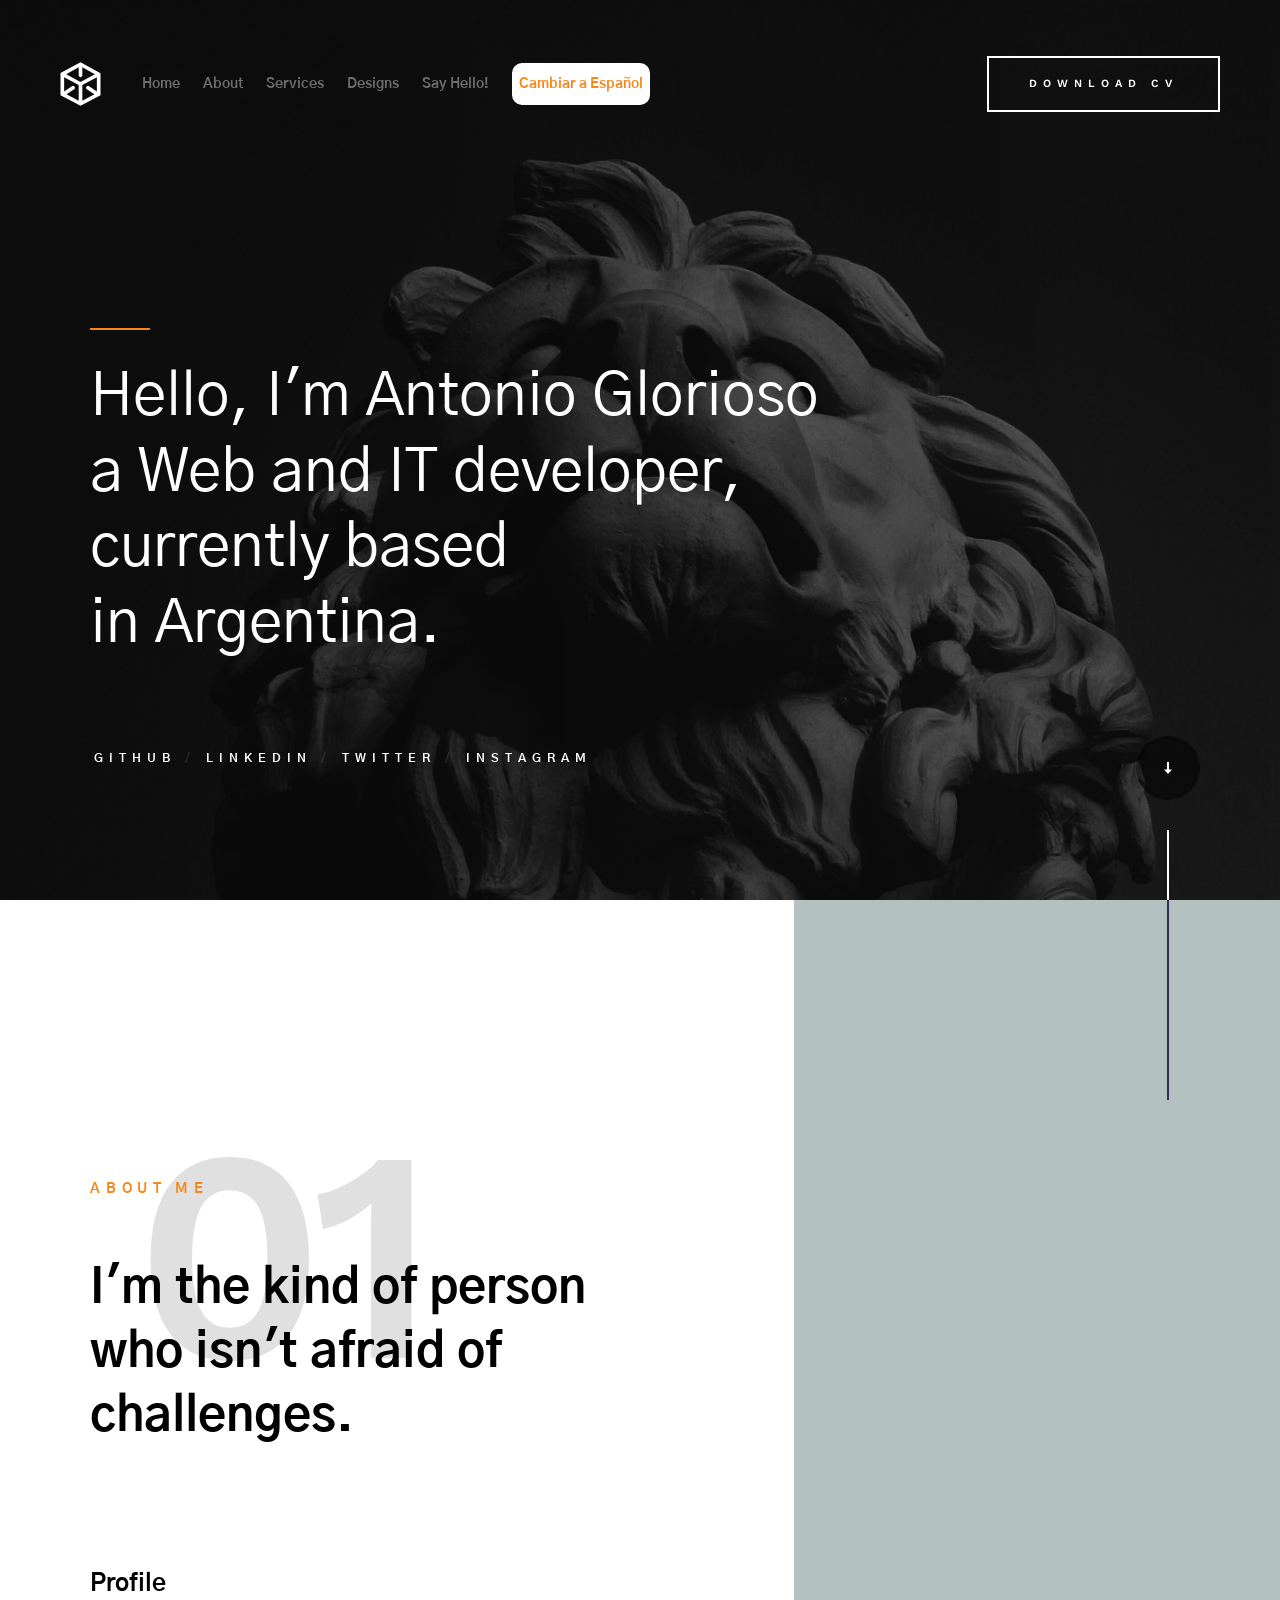
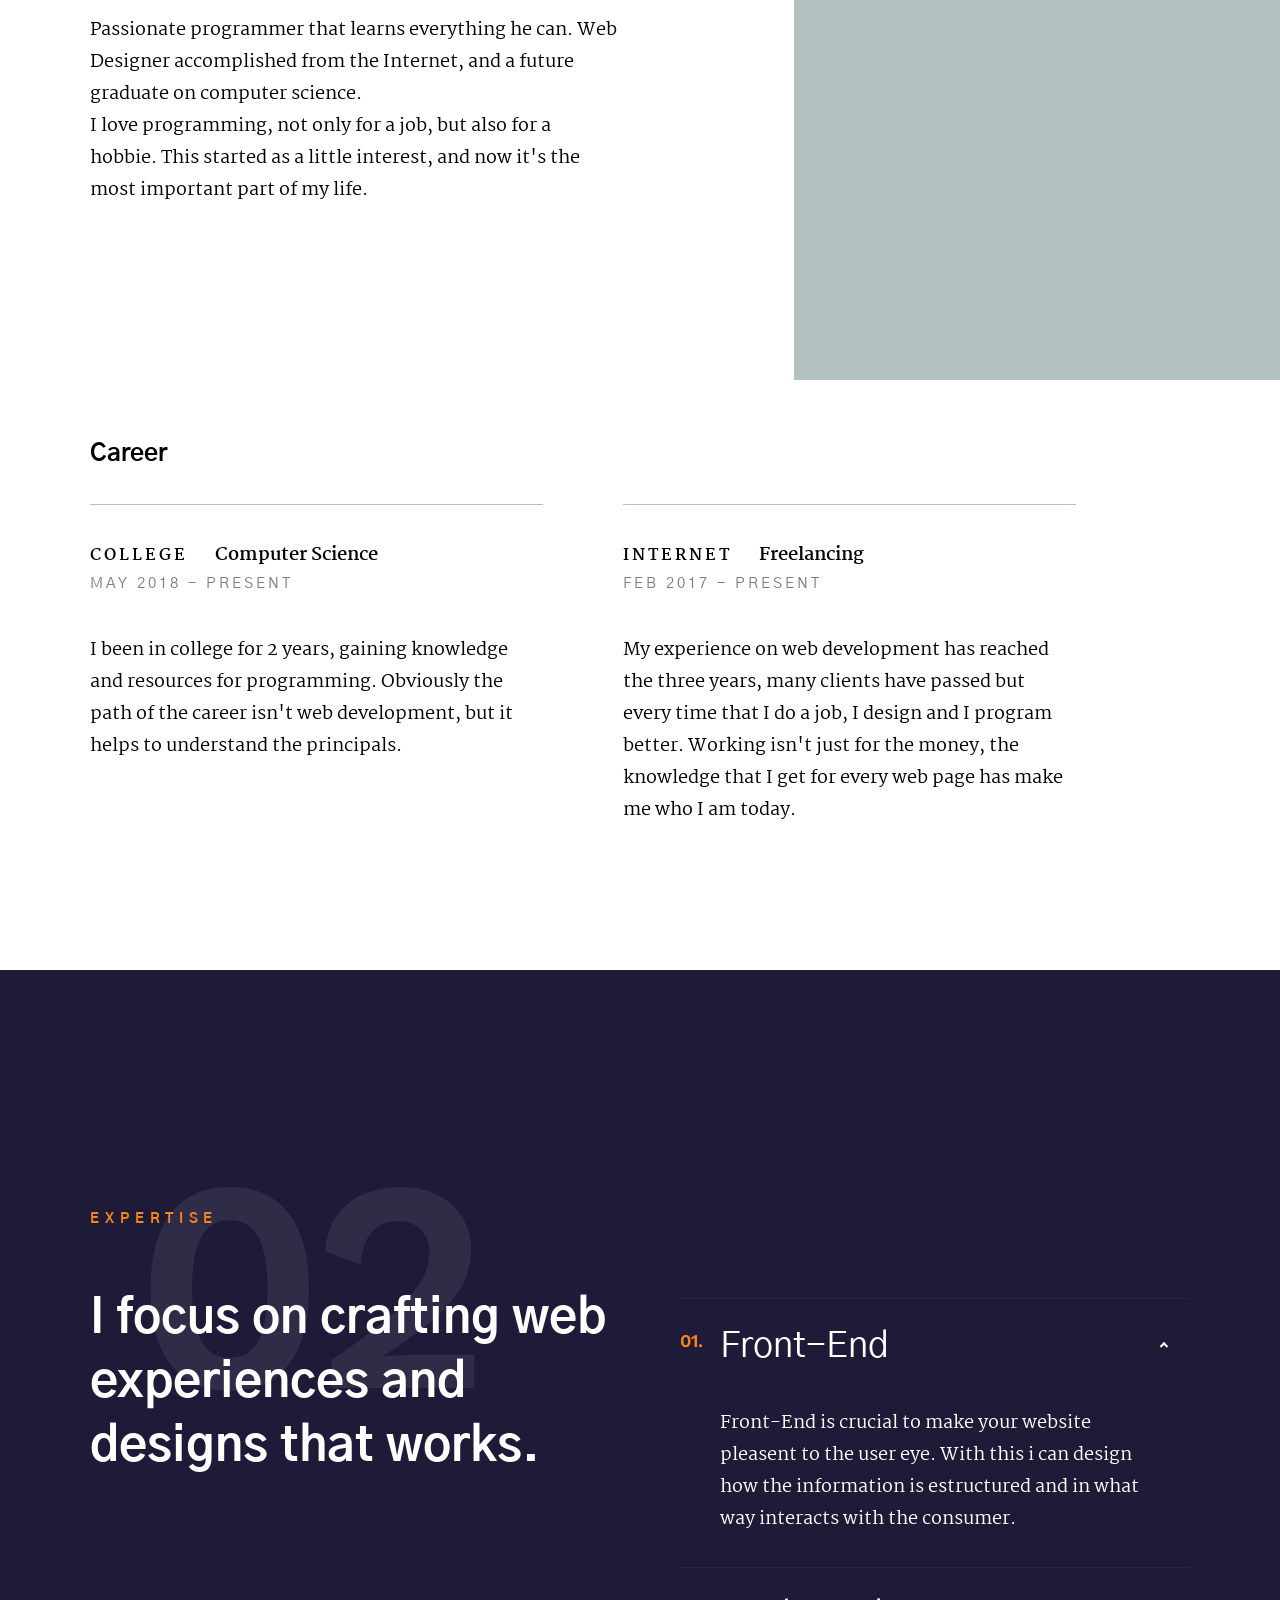
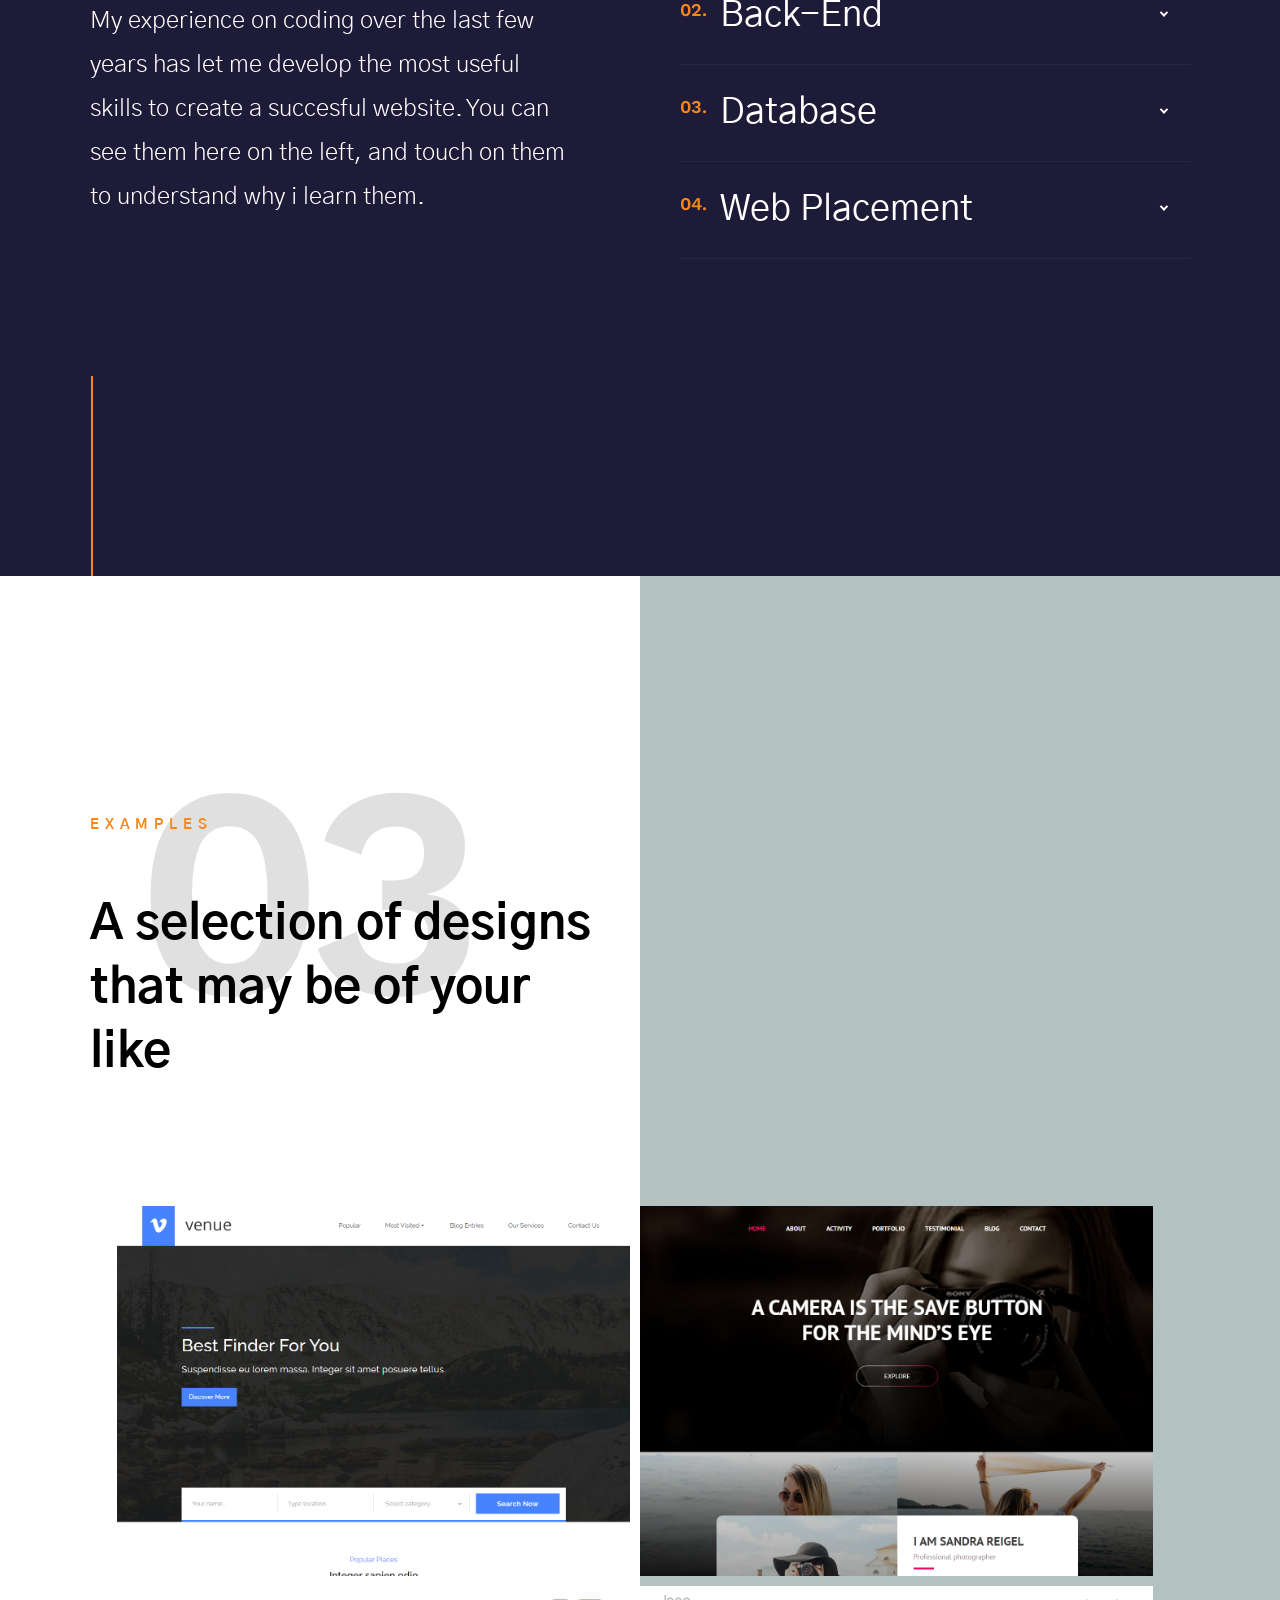
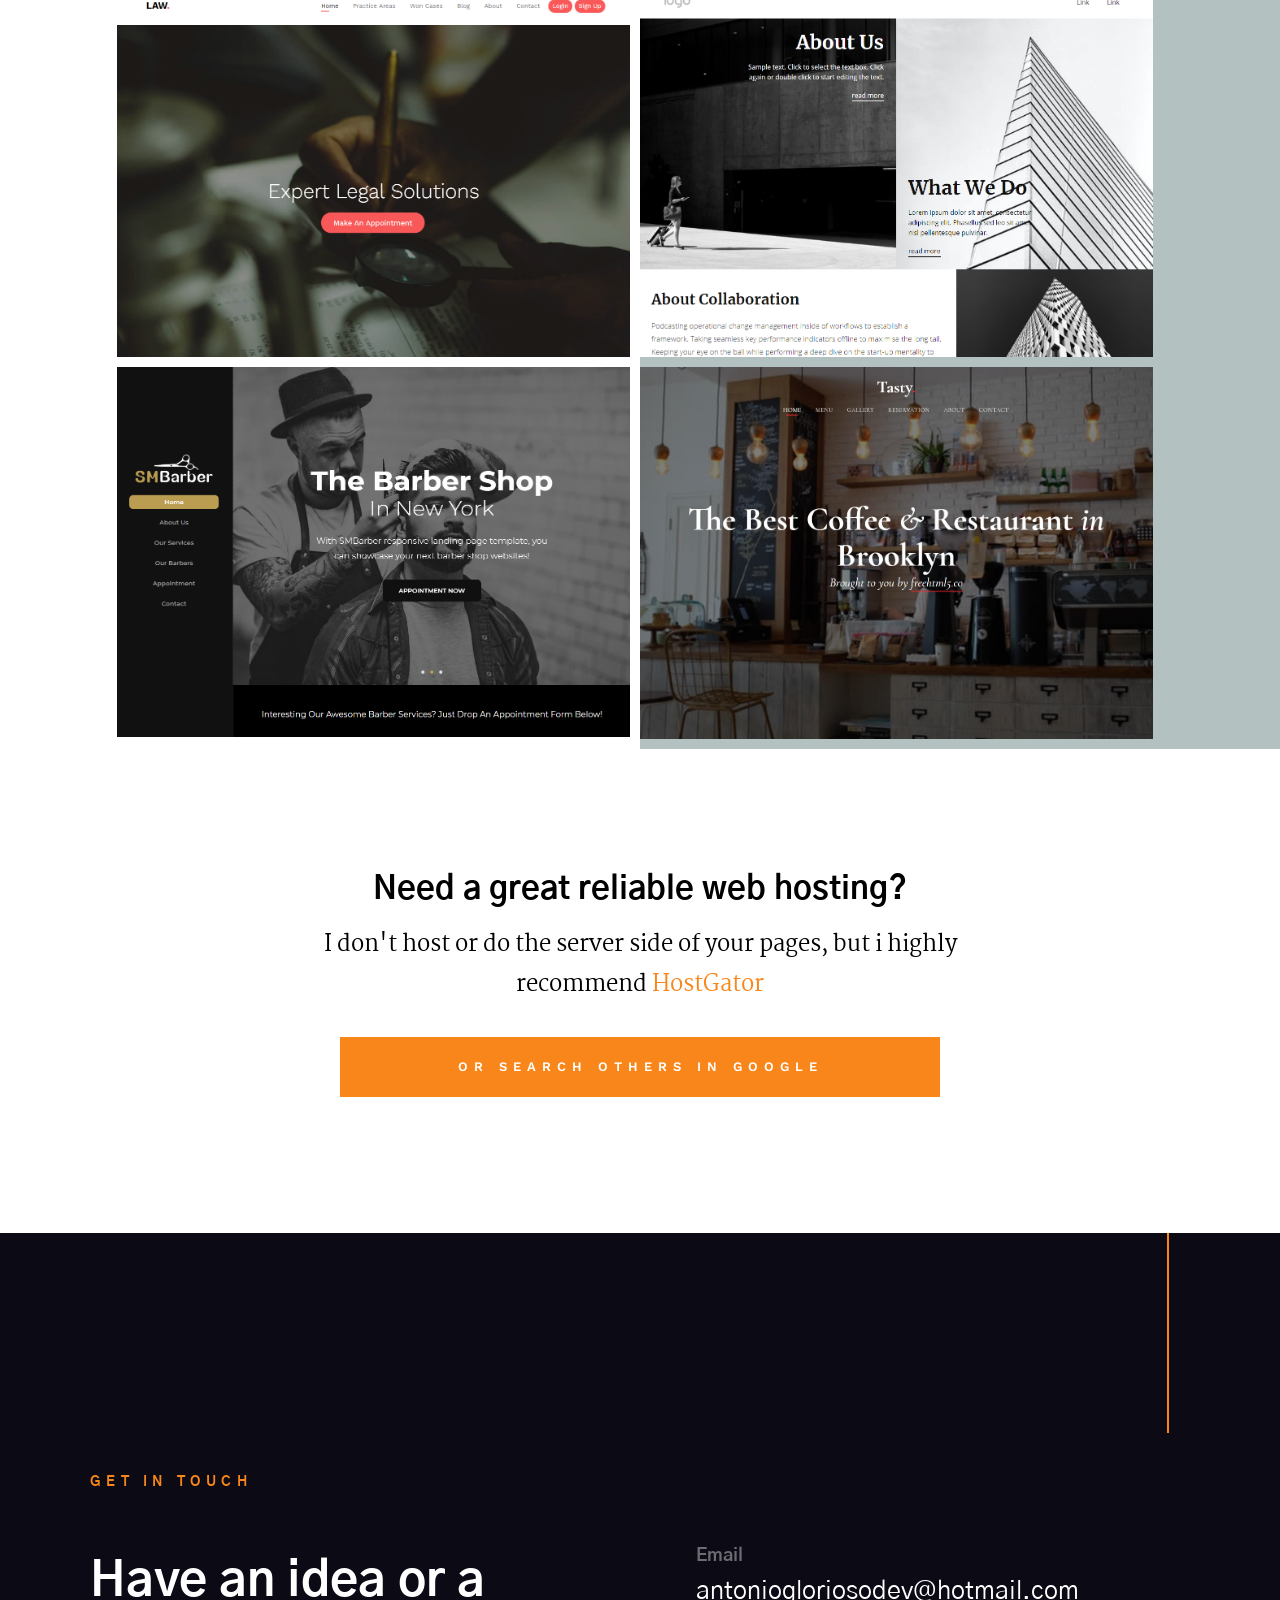
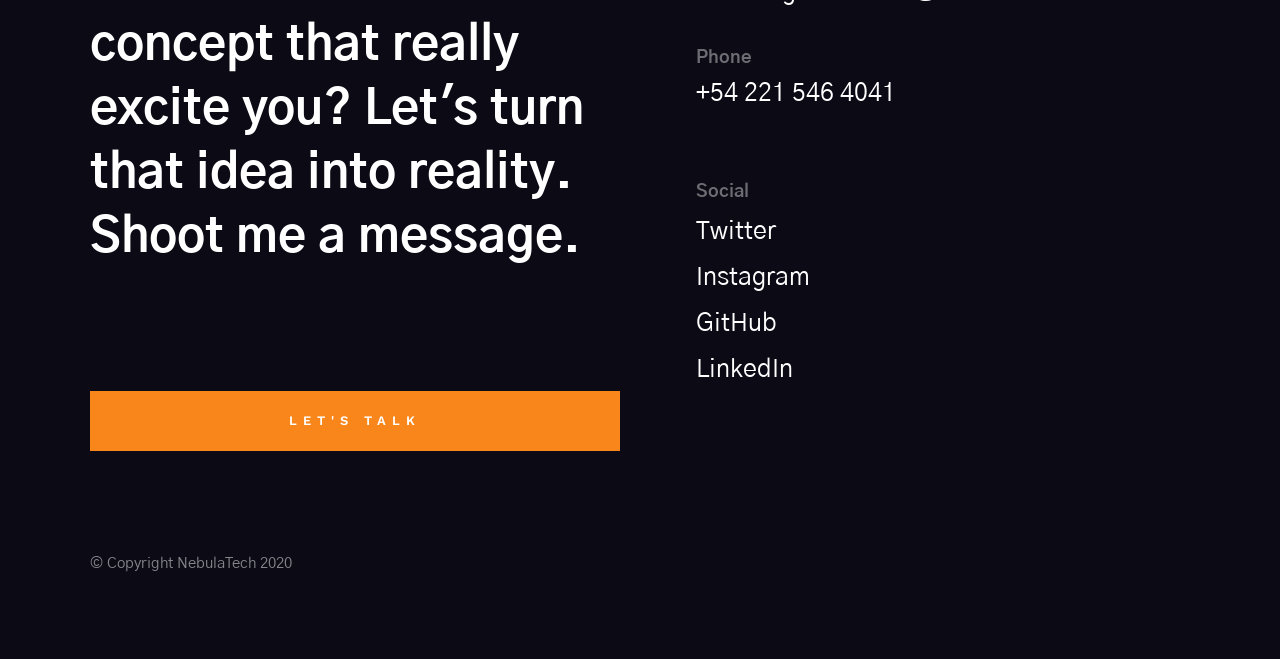
<file: index.html>
<!DOCTYPE html>
<html class="no-js" lang="en">
    <head>
        <!--- basic page needs
    ================================================== -->
        <meta charset="utf-8" />
        <title>NebulaTech</title>
        <meta name="description" content="" />
        <meta name="author" content="" />

        <!-- mobile specific metas
    ================================================== -->
        <meta name="viewport" content="width=device-width, initial-scale=1" />

        <!-- CSS
    ================================================== -->
        <link rel="stylesheet" href="css/base.css" />
        <link rel="stylesheet" href="css/main.css" />
        <link rel="stylesheet" href="css/vendor.css" />

        <!-- script
    ================================================== -->
        <script src="js/modernizr.js"></script>

        <!-- favicons
    ================================================== -->
        <link rel="apple-touch-icon" sizes="180x180" href="apple-touch-icon.png" />
        <link rel="icon" type="image/png" sizes="32x32" href="favicon-32x32.png" />
        <link rel="icon" type="image/png" sizes="16x16" href="favicon-16x16.png" />
        <link rel="manifest" href="site.webmanifest" />
    </head>

    <body id="top">
        <!-- Begin Mailchimp Signup Form -->
        <link href="//cdn-images.mailchimp.com/embedcode/classic-10_7.css" rel="stylesheet" type="text/css">
        <style type="text/css">
            #mc_embed_signup{background:#fff; clear:left; font:14px Helvetica,Arial,sans-serif; }
            /* Add your own Mailchimp form style overrides in your site stylesheet or in this style block.
            We recommend moving this block and the preceding CSS link to the HEAD of your HTML file. */
        </style>
        <div id="mc_embed_signup">
            <form action="https://github.us17.list-manage.com/subscribe/post?u=f498bb1876a12695feef0b85f&amp;id=33f598379e" method="post" id="mc-embedded-subscribe-form" name="mc-embedded-subscribe-form" class="validate" target="_blank" novalidate>
                    <div id="mc_embed_signup_scroll">
                        <h2>Contact Me</h2>
                        <div class="indicates-required"><span class="asterisk">*</span> indicates required</div>
                        <div class="mc-field-group">
                        <label for="mce-EMAIL">Email Address  <span class="asterisk">*</span></label>
                        <input type="email" value="" name="EMAIL" class="required email" id="mce-EMAIL">
                </div>
                <div class="mc-field-group">
                    <label for="mce-FNAME">First Name </label>
                    <input type="text" value="" name="FNAME" class="" id="mce-FNAME">
                </div>
                <div class="mc-field-group">
                    <label for="mce-LNAME">Last Name </label>
                    <input type="text" value="" name="LNAME" class="" id="mce-LNAME">
                </div>
                <div id="mce-responses" class="clear">
                    <div class="response" id="mce-error-response" style="display:none"></div>
                    <div class="response" id="mce-success-response" style="display:none"></div>
                </div>    <!-- real people should not fill this in and expect good things - do not remove this or risk form bot signups-->
                <div style="position: absolute; left: -5000px;" aria-hidden="true"><input type="text" name="b_f498bb1876a12695feef0b85f_33f598379e" tabindex="-1" value=""></div>
                <div class="clear form-boton-integrado"><input type="submit" value="Send" name="subscribe" id="mc-embedded-subscribe" class="button"></div>
                </div>
            </form>
        </div>
<script type='text/javascript' src='//s3.amazonaws.com/downloads.mailchimp.com/js/mc-validate.js'></script><script type='text/javascript'>(function($) {window.fnames = new Array(); window.ftypes = new Array();fnames[0]='EMAIL';ftypes[0]='email';fnames[1]='FNAME';ftypes[1]='text';fnames[2]='LNAME';ftypes[2]='text';fnames[3]='ADDRESS';ftypes[3]='address';fnames[4]='PHONE';ftypes[4]='phone';}(jQuery));var $mcj = jQuery.noConflict(true);</script>
<!--End mc_embed_signup-->
        <div class="body-container">
        <!-- preloader
    ================================================== -->
        <div id="preloader">
            <div id="loader" class="dots-fade">
                <div></div>
                <div></div>
                <div></div>
            </div>
        </div>

        <!-- header
    ================================================== -->
        <header class="s-header">
            <div class="header-logo">
                <a href="index.html">
                    <img src="images/logo.svg" alt="Homepage" />
                </a>
            </div>

            <div class="header-content">
                <nav class="row header-nav-wrap">
                    <ul class="header-nav">
                        <li><a class="smoothscroll" href="#hero" title="Intro">Home</a></li>
                        <li><a class="smoothscroll" href="#about" title="About">About</a></li>
                        <li><a class="smoothscroll" href="#services" title="Services">Services</a></li>
                        <li><a class="smoothscroll" href="#portfolio" title="Works">Designs</a></li>
                        <li><a href="#" onclick="return false;" title="Contact us" class="form-boton">Say Hello!</a></li>
                        <li class="idioma"><a href="index-es.html" >Cambiar a Español</a></li>
                    </ul>
                </nav>
                <!-- end header-nav-wrap -->

                <a href="CV 16-09-20 English.pdf" class="btn btn--stroke btn--small" download="CV Antonio Glorioso">Download CV</a>
            </div>
            <!-- end header-content -->

            <a class="header-menu-toggle" href="#0"><span>Menu</span></a>
        </header>

        <!-- hero
    ================================================== -->
        <section id="hero" class="s-hero target-section" data-parallax="scroll" data-image-src="images/hero.jpg" data-natural-width="3000" data-natural-height="2000" data-position-y="center">
            <div class="row hero-content">
                <div class="column large-full">
                    <h1>
                        Hello, I'm Antonio Glorioso <br />
                        a Web and IT developer, <br />
                        currently based <br />
                        in Argentina.
                    </h1>

                    <ul class="hero-social">
                        <li>
                            <a target="_blank" href="https://github.com/AntoLight">GitHub</a>
                        </li>
                        <li>
                            <a target="_blank" href="https://www.linkedin.com/in/antonio-fgc/">LinkedIn</a>
                        </li>
                        <li>
                            <a target="_blank" href="https://twitter.com/FelixCeretti">Twitter</a>
                        </li>
                        <li>
                            <a target="_blank" href="https://www.instagram.com/antofelixdev/">Instagram</a>
                        </li>
                    </ul>
                    <!-- end hero-social -->
                </div>
            </div>
            <!-- end hero-content -->

            <div class="hero-scroll">
                <a href="#about" class="scroll-link smoothscroll">
                    <svg xmlns="http://www.w3.org/2000/svg" width="24" height="24" viewBox="0 0 24 24"><path d="M12 24l-8-9h6v-15h4v15h6z" /></svg>
                </a>
            </div>
            <!-- end hero-scroll -->
        </section>
        <!-- end s-hero -->

        <!-- about
    ================================================== -->
        <section id="about" class="s-about target-section">
            <div class="s-about__section s-about__section--profile">
                <div class="right-vert-line"></div>

                <div class="row">
                    <div class="column large-6 medium-8 tab-full">
                        <div class="section-intro" data-num="01" data-aos="fade-up">
                            <h3 class="subhead">About Me</h3>
                            <h1 class="display-1">I'm the kind of person who isn't afraid of challenges.</h1>
                        </div>

                        <h3 data-aos="fade-up">Profile</h3>

                        <p data-aos="fade-up">
                            Passionate programmer that learns everything he can. Web Designer accomplished from the Internet, and a future graduate on computer science. <br />
                            I love programming, not only for a job, but also for a hobbie. This started as a little interest, and now it's the most important part of my life.
                        </p>
                    </div>
                </div>
            </div>
            <!-- end s-about__section--profile -->

            <div class="s-about__section">
                <div class="row">
                    <div class="column">
                        <h3 data-aos="fade-up">Career</h3>
                    </div>
                </div>

                <div class="row block-large-1-2 block-900-full work-positions">
                    <div class="column" data-aos="fade-up">
                        <div class="position">
                            <div class="position__header">
                                <h6>
                                    <span class="position__co">College</span>
                                    <span class="position__pos">Computer Science</span>
                                </h6>
                                <div class="position__timeframe">May 2018 - Present</div>
                            </div>

                            <p>I been in college for 2 years, gaining knowledge and resources for programming. Obviously the path of the career isn't web development, but it helps to understand the principals.</p>
                        </div>
                    </div>
                    <!-- end column -->
                    <div class="column" data-aos="fade-up">
                        <div class="position">
                            <div class="position__header">
                                <h6>
                                    <span class="position__co">Internet</span>
                                    <span class="position__pos">Freelancing</span>
                                </h6>
                                <div class="position__timeframe">Feb 2017 - Present</div>
                            </div>

                            <p>My experience on web development has reached the three years, many clients have passed but every time that I do a job, I design and I program better. Working isn't just for the money, the knowledge that I get for every web page has make me who I am today.</p>
                        </div>
                    </div>
                </div>
                <!-- work positions -->
            </div>
            <!-- end s-about__section -->
        </section>
        <!-- end s-about -->

        <!-- services
    ================================================== -->
        <section id="services" class="s-services target-section h-dark-bg">
            <div class="row s-services__content">
                <div class="vert-line"></div>

                <div class="column large-6 s-services__leftcol">
                    <div class="section-intro" data-num="02" data-aos="fade-up">
                        <h3 class="subhead">Expertise</h3>

                        <h1 class="display-1">I focus on crafting web experiences and designs that works.</h1>
                    </div>

                    <p class="lead" data-aos="fade-up">
                        My experience on coding over the last few years has let me develop the most useful skills to create a succesful website. You can see them here on the left, and touch on them to understand why i learn them.
                    </p>
                </div>
                <!-- end  s-services--leftcol -->

                <div class="column large-6">
                    <ul class="services-list" data-aos="fade-up">
                        <li class="services-list__item is-active">
                            <div class="services-list__item-header">
                                <h5>Front-End</h5>
                            </div>
                            <div class="services-list__item-body">
                                <p>Front-End is crucial to make your website pleasent to the user eye. With this i can design how the information is estructured and in what way interacts with the consumer.</p>
                            </div>
                        </li>
                        <!-- services-list__item -->
                        <li class="services-list__item">
                            <div class="services-list__item-header">
                                <h5>Back-End</h5>
                            </div>
                            <div class="services-list__item-body">
                                <p>Back-End is the bridge between the Front-End and the Database. We need the information that the user give us through the design, and with this skill we transport it to the database.</p>
                            </div>
                        </li>
                        <!-- services-list__item -->
                        <li class="services-list__item">
                            <div class="services-list__item-header">
                                <h5>Database</h5>
                            </div>
                            <div class="services-list__item-body">
                                <p>Databases work in the website to storage all the information that users give us. This details are crucial if we want to understand how the costumer behaves.</p>
                            </div>
                        </li>
                        <!-- services-list__item -->
                        <li class="services-list__item">
                            <div class="services-list__item-header">
                                <h5>Web Placement</h5>
                            </div>
                            <div class="services-list__item-body">
                                <p>Web Placement comprehends how your website is contained on the internet and the accesability that users have to reach you.   </p>
                            </div>
                        </li>

                        <!-- services-list__item -->
                    </ul>
                    <!-- end services-list -->
                </div>
            </div>
            <!-- s-services__content -->
        </section>
        <!-- end s-services -->

        <!-- portfolio
    ================================================== -->
        <section id="portfolio" class="s-portfolio target-section">
            <div class="row s-portfolio__header">
                <div class="column large-6 medium-8 tab-full">
                    <div class="section-intro" data-num="03" data-aos="fade-up">
                        <h3 class="subhead">Examples</h3>
                        <h1 class="display-1">A selection of designs that may be of your like</h1>
                    </div>
                </div>
            </div>
            <!-- s-porfolio__header -->

            <div class="row images-all-div s-porfolio__list block-large-1-2 block-tab-full collapse">
                <div class="column image-portfolio-div" data-aos="fade-up">
                    <div class="folio-item">
                        <div class="folio-item__thumb">
                            <a class="folio-item__thumb-link" href="images/Examples/example-1.png" title="Windows in The City" data-size="1050x700">
                                <img class="image-portfolio"src="images/Examples/example-1.png" srcset="images/Examples/example-1.png" alt="" />
                            </a>
                        </div>
                        <div class="folio-item__info">
                            <div class="folio-item__cat">Travel Company</div>
                            <h4 class="folio-item__title">Modern and Serious Design</h4>
                        </div>
                        <a href="example-1/index.html" target="_blank" title="Project Link" class="folio-item__project-link">Website Demo</a>
                    </div>
                </div>
                <!-- end column -->
                <div class="column image-portfolio-div" data-aos="fade-up">
                    <div class="folio-item">
                        <div class="folio-item__thumb">
                            <a class="folio-item__thumb-link" href="images/Examples/example-2.png" title="Building Blocks" data-size="1050x700">
                                <img class="image-portfolio"src="images/Examples/example-2.png" srcset="images/Examples/example-2.png" alt="" />
                            </a>
                        </div>
                        <div class="folio-item__info">
                            <div class="folio-item__cat">Photography Portfolio</div>
                            <h4 class="folio-item__title">Artistic and Professional Design</h4>
                        </div>
                        <a href="example-2/index.html" target="_blank" title="Project Link" class="folio-item__project-link">Website Demo</a>
    
                    </div>
                </div>
                <!-- end column -->
                <div class="column image-portfolio-div" data-aos="fade-up">
                    <div class="folio-item">
                        <div class="folio-item__thumb">
                            <a class="folio-item__thumb-link" href="images/Examples/example-3.png" title="Shout and Jump" data-size="1050x700">
                                <img class="image-portfolio"src="images/Examples/example-3.png" srcset="images/Examples/example-3.png" alt="" />
                            </a>
                        </div>
                        <div class="folio-item__info">
                            <div class="folio-item__cat">Legal Services</div>
                            <h4 class="folio-item__title">Formal and Simple Design</h4>
                        </div>
                        <a href="example-3/index.html" target="_blank" title="Project Link" class="folio-item__project-link">Website Demo</a>
                    </div>
                </div>
                <!-- end column -->
                <div class="column image-portfolio-div" data-aos="fade-up">
                    <div class="folio-item">
                        <div class="folio-item__thumb">
                            <a class="folio-item__thumb-link" href="images/Examples/example-4.png" title="Sand Dunes" data-size="1050x700">
                                <img class="image-portfolio"src="images/Examples/example-4.png" srcset="images/Examples/example-4.png" alt="" />
                            </a>
                        </div>
                        <div class="folio-item__info">
                            <div class="folio-item__cat">Architecture</div>
                            <h4 class="folio-item__title">Minimal and White/Black design</h4>
                        </div>
                        <a href="example-4/index.html" target="_blank" title="Project Link" class="folio-item__project-link">Website Demo</a>
    
                    </div>
                </div>
                <!-- end column -->
                <div class="column image-portfolio-div" data-aos="fade-up">
                    <div class="folio-item">
                        <div class="folio-item__thumb">
                            <a class="folio-item__thumb-link" href="images/Examples/example-5.png" title="Sand Dunes" data-size="1050x700">
                                <img class="image-portfolio"src="images/Examples/example-5.png" srcset="images/Examples/example-5.png" alt="" />
                            </a>
                        </div>
                        <div class="folio-item__info">
                            <div class="folio-item__cat">Professional Barber</div>
                            <h4 class="folio-item__title">Color Theme Design</h4>
                        </div>
                        <a href="example-5/index.html" target="_blank" title="Project Link" class="folio-item__project-link">Website Demo</a>
                    </div>
                </div>
                <!-- end column -->
                <div class="column image-portfolio-div" data-aos="fade-up">
                    <div class="folio-item">
                        <div class="folio-item__thumb">
                            <a class="folio-item__thumb-link" href="images/Examples/example-6.png" title="The Lamp" data-size="1050x700">
                                <img class="image-portfolio"src="images/Examples/example-6.png" srcset="images/Examples/example-6.png" alt="" />
                            </a>
                        </div>
                        <div class="folio-item__info">
                            <div class="folio-item__cat">Restaurant Business</div>
                            <h4 class="folio-item__title">Stylish and Contemporary Design</h4>
                        </div>
                        <a href="example-6/index.html" target="_blank" title="Project Link" class="folio-item__project-link">Website Demo</a>
                    </div>
                </div>
                <!-- end column -->
            </div>
            <!-- folio-list -->
        </section>
        <!-- end portfolio -->

            <!-- CTA
        ================================================== -->
            <div class="s-cta">
                <div class="row">
                    <div class="column large-full">
                        <h2 class="section-desc" data-aos="fade-up">Need a great reliable web hosting?</h2>
                    </div>
                </div>

                <div class="row cta-content" data-aos="fade-up">
                    <div class="column large-full">
                        <p>I don't host or do the server side of your pages, but i highly recommend <a target="_blank" href="https://www.hostgator.com">HostGator</a></p>

                        <a target="_blank" href="https://www.google.com/search?sxsrf=ALeKk01FKHm5xbFefE4_jocM9AskG6qqfQ%3A1600239226419&source=hp&ei=erZhX5KrF4HH5OUPhqqUkA4&q=Hosting&oq=Hosting&gs_lcp=[base64]&sclient=psy-ab&ved=0ahUKEwiS0JPVi-3rAhWBI7kGHQYVBeIQ4dUDCAc&uact=5" class="btn btn--primary h-full-width">Or search Others in Google</a>
                    </div>
                </div>
                <!-- end cta-content -->
            </div>
            <!-- end s-cta -->
        </section>
        <!-- end s-testimonials -->

        <!-- footer
    ================================================== -->
        <footer class="s-footer h-dark-bg">
            <div class="right-vert-line"></div>

            <div class="row s-footer__main">
                <div class="column large-6">
                    <div class="section-intro" data-aos="fade-up">
                        <h3 class="subhead">Get In Touch</h3>

                        <h1 class="display-1">Have an idea or a concept that really excite you? Let's turn that idea into reality. Shoot me a message.</h1>
                    </div>

                    <div class="footer-email-us">
                        <div href="" class="btn btn--primary h-full-width form-boton" >Let's Talk</div>
                    </div>
                </div>

                <div class="column large-5">
                    <div class="footer-contacts">
                        <div class="footer-contact-block" data-aos="fade-up">
                            <h5 class="footer-contact-block__header">Email</h5>
                            <p class="footer-contact-block__content">
                                <a href="mailto:antoniogloriosodev@hotmail.com">antoniogloriosodev@hotmail.com</a>
                            </p>
                        </div>
                        <!-- end footer-contact-block -->
                        <div class="footer-contact-block" data-aos="fade-up">
                            <h5 class="footer-contact-block__header">Phone</h5>
                            <p class="footer-contact-block__content">
                                <a href="tel:+542215464041">+54 221 546 4041</a>
                            </p>
                        </div>
                        <!-- end footer-contact-block -->
                        <br />
                        <div class="footer-contact-block" data-aos="fade-up">
                            <h5 class="footer-contact-block__header">Social</h5>
                            <ul class="footer-contact-block__list">
                                <li><a target="_blank" href="https://twitter.com/FelixCeretti">Twitter</a></li>
                                <li><a target="_blank" href="https://www.instagram.com/antofelixdev/">Instagram</a></li>
                                <li><a target="_blank" href="https://github.com/AntoLight">GitHub</a></li>
                                <li><a target="_blank" href="https://www.linkedin.com/in/antonio-fgc/">LinkedIn</a></li>
                            </ul>
                        </div>
                        <!-- end footer-contact-block -->
                    </div>
                </div>
            </div>
            <!-- end s-footer__main -->

            <div class="row s-footer__bottom">
                <div class="column large-full ss-copyright">
                    <span>© Copyright NebulaTech 2020</span>
                </div>
                <!-- end ss-copyright -->

                <div class="ss-go-top">
                    <a class="smoothscroll" title="Back to Top" href="#top">
                        <svg xmlns="http://www.w3.org/2000/svg" width="24" height="24" viewBox="0 0 24 24"><path d="M12 0l8 9h-6v15h-4v-15h-6z" /></svg>
                    </a>
                </div>
                <!-- end ss-go-top -->
            </div>
            <!-- end s-footer__bottom -->
        </footer>
        <!-- end s-footer -->

        

        <!-- photoswipe background
    ================================================== -->
        <div aria-hidden="true" class="pswp" role="dialog" tabindex="-1">
            <div class="pswp__bg"></div>
            <div class="pswp__scroll-wrap">
                <div class="pswp__container">
                    <div class="pswp__item"></div>
                    <div class="pswp__item"></div>
                    <div class="pswp__item"></div>
                </div>

                <div class="pswp__ui pswp__ui--hidden">
                    <div class="pswp__top-bar">
                        <div class="pswp__counter"></div>
                        <button class="pswp__button pswp__button--close" title="Close (Esc)"></button> <button class="pswp__button pswp__button--share" title="Share"></button> <button class="pswp__button pswp__button--fs" title="Toggle fullscreen"></button> <button class="pswp__button pswp__button--zoom" title="Zoom in/out"></button>
                        <div class="pswp__preloader">
                            <div class="pswp__preloader__icn">
                                <div class="pswp__preloader__cut">
                                    <div class="pswp__preloader__donut"></div>
                                </div>
                            </div>
                        </div>
                    </div>
                    <div class="pswp__share-modal pswp__share-modal--hidden pswp__single-tap">
                        <div class="pswp__share-tooltip"></div>
                    </div>
                    <button class="pswp__button pswp__button--arrow--left" title="Previous (arrow left)"></button> <button class="pswp__button pswp__button--arrow--right" title="Next (arrow right)"></button>
                    <div class="pswp__caption">
                        <div class="pswp__caption__center"></div>
                    </div>
                </div>
            </div>
        </div>
        <!-- end photoSwipe background -->

        <!-- Java Script
    ================================================== -->
        <script src="js/jquery-3.2.1.min.js"></script>
        <script src="js/plugins.js"></script>
        <script src="js/main.js"></script>
        <script id="mcjs">!function(c,h,i,m,p){m=c.createElement(h),p=c.getElementsByTagName(h)[0],m.async=1,m.src=i,p.parentNode.insertBefore(m,p)}(document,"script","https://chimpstatic.com/mcjs-connected/js/users/f498bb1876a12695feef0b85f/efe86a17fe7859c28fa8f6233.js");</script>
       </div>
    </body>
</html>
</file>
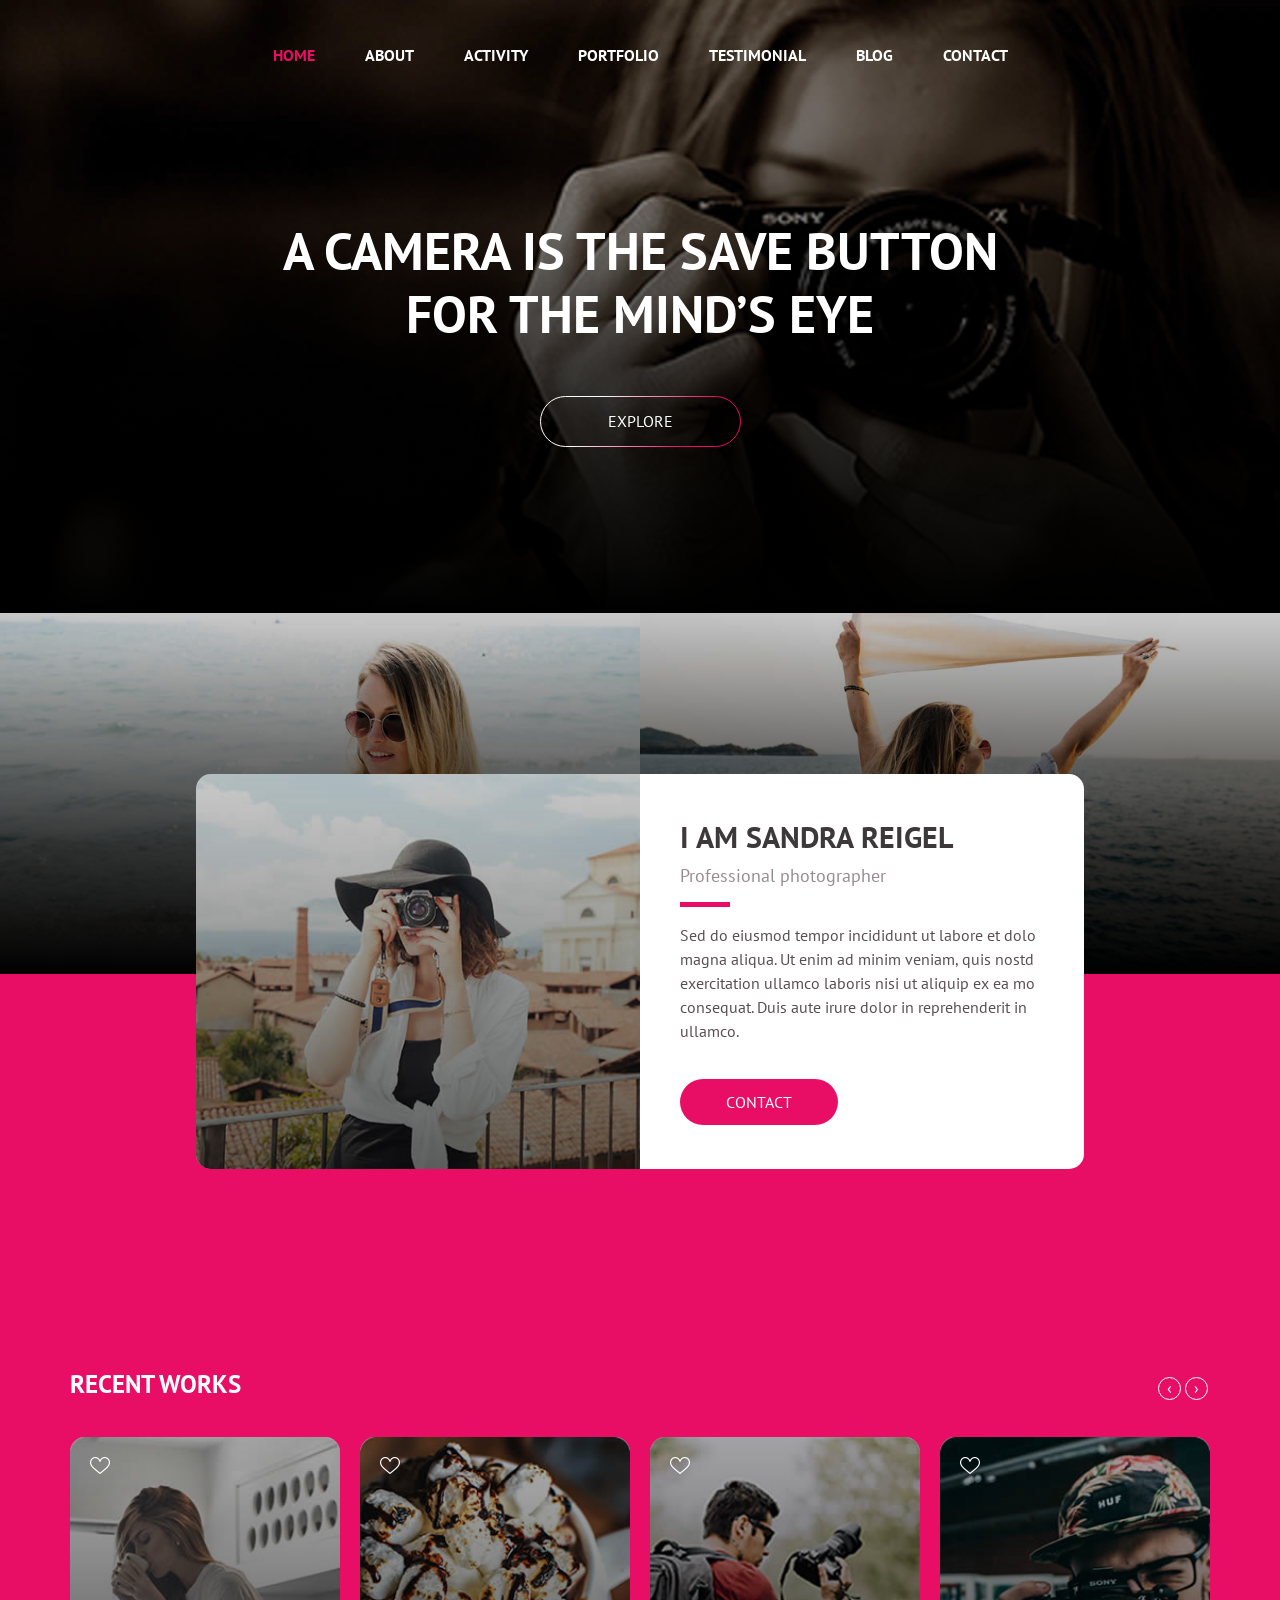
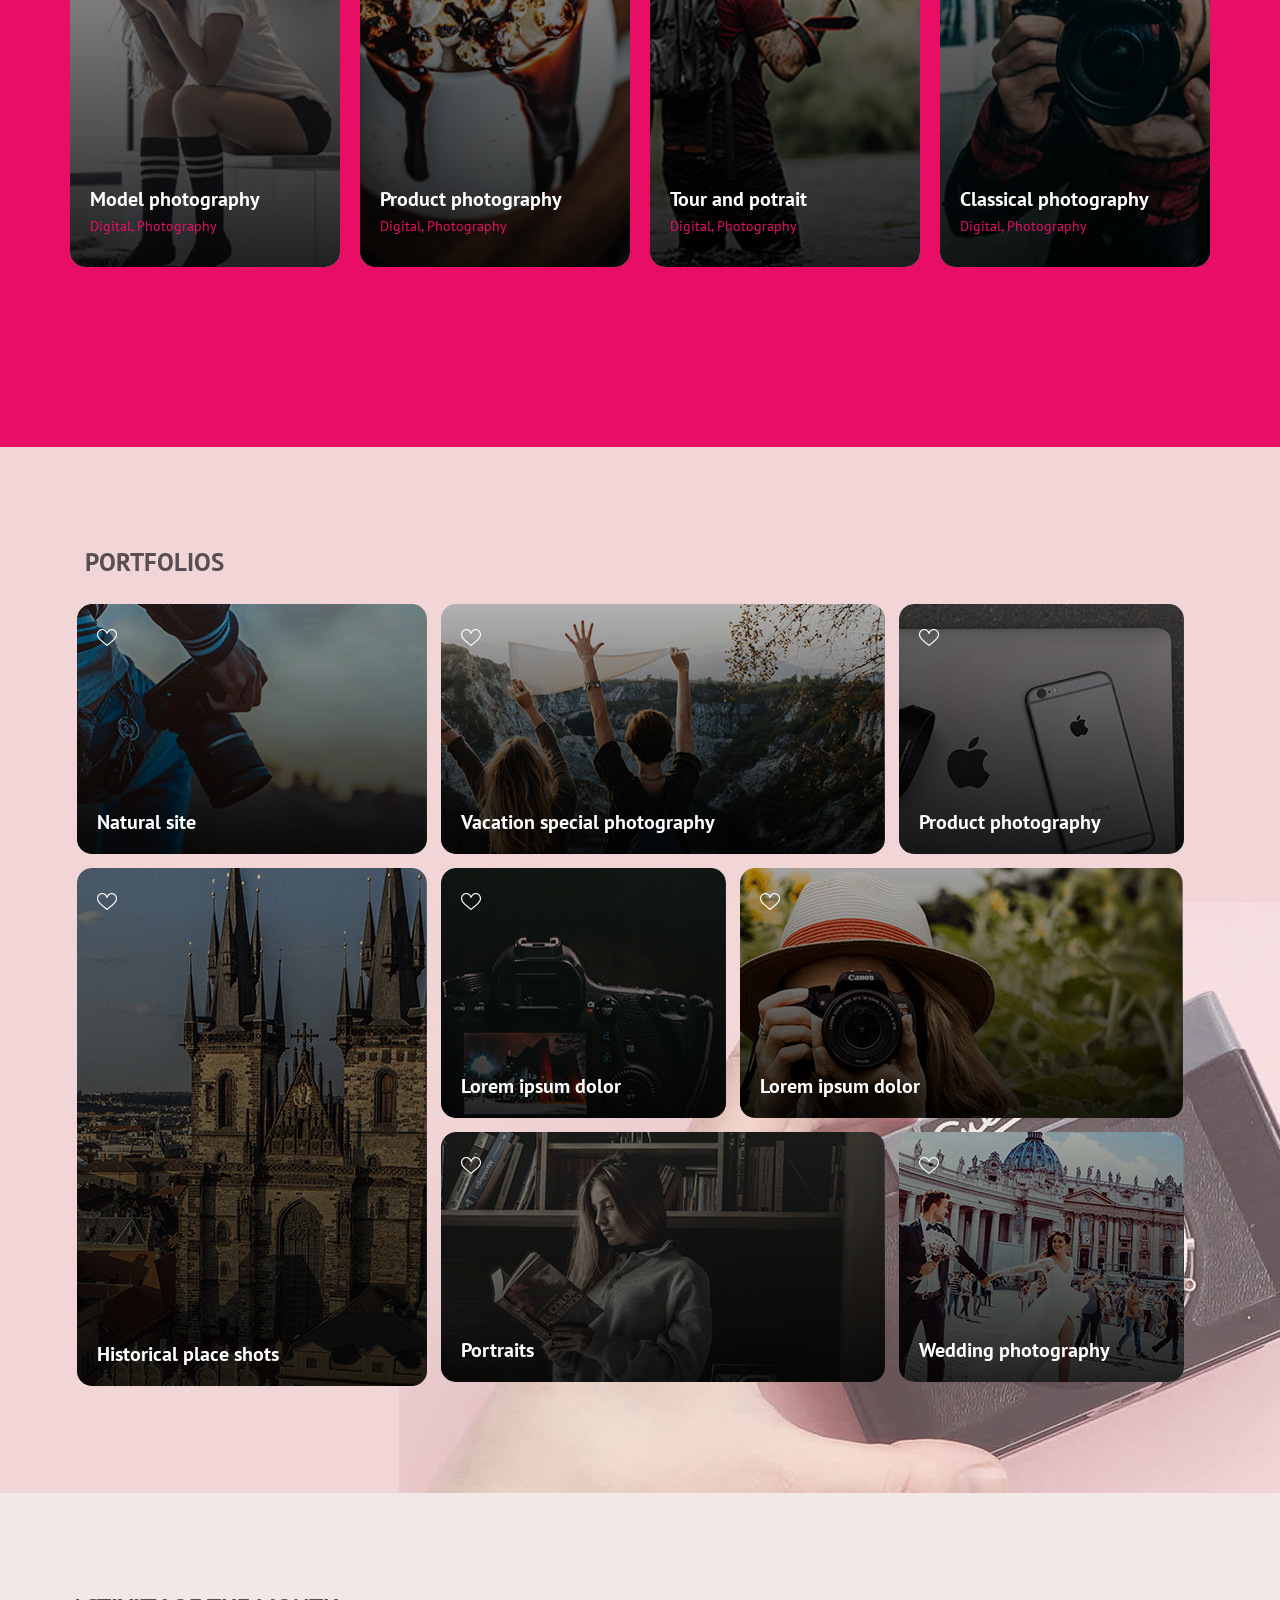
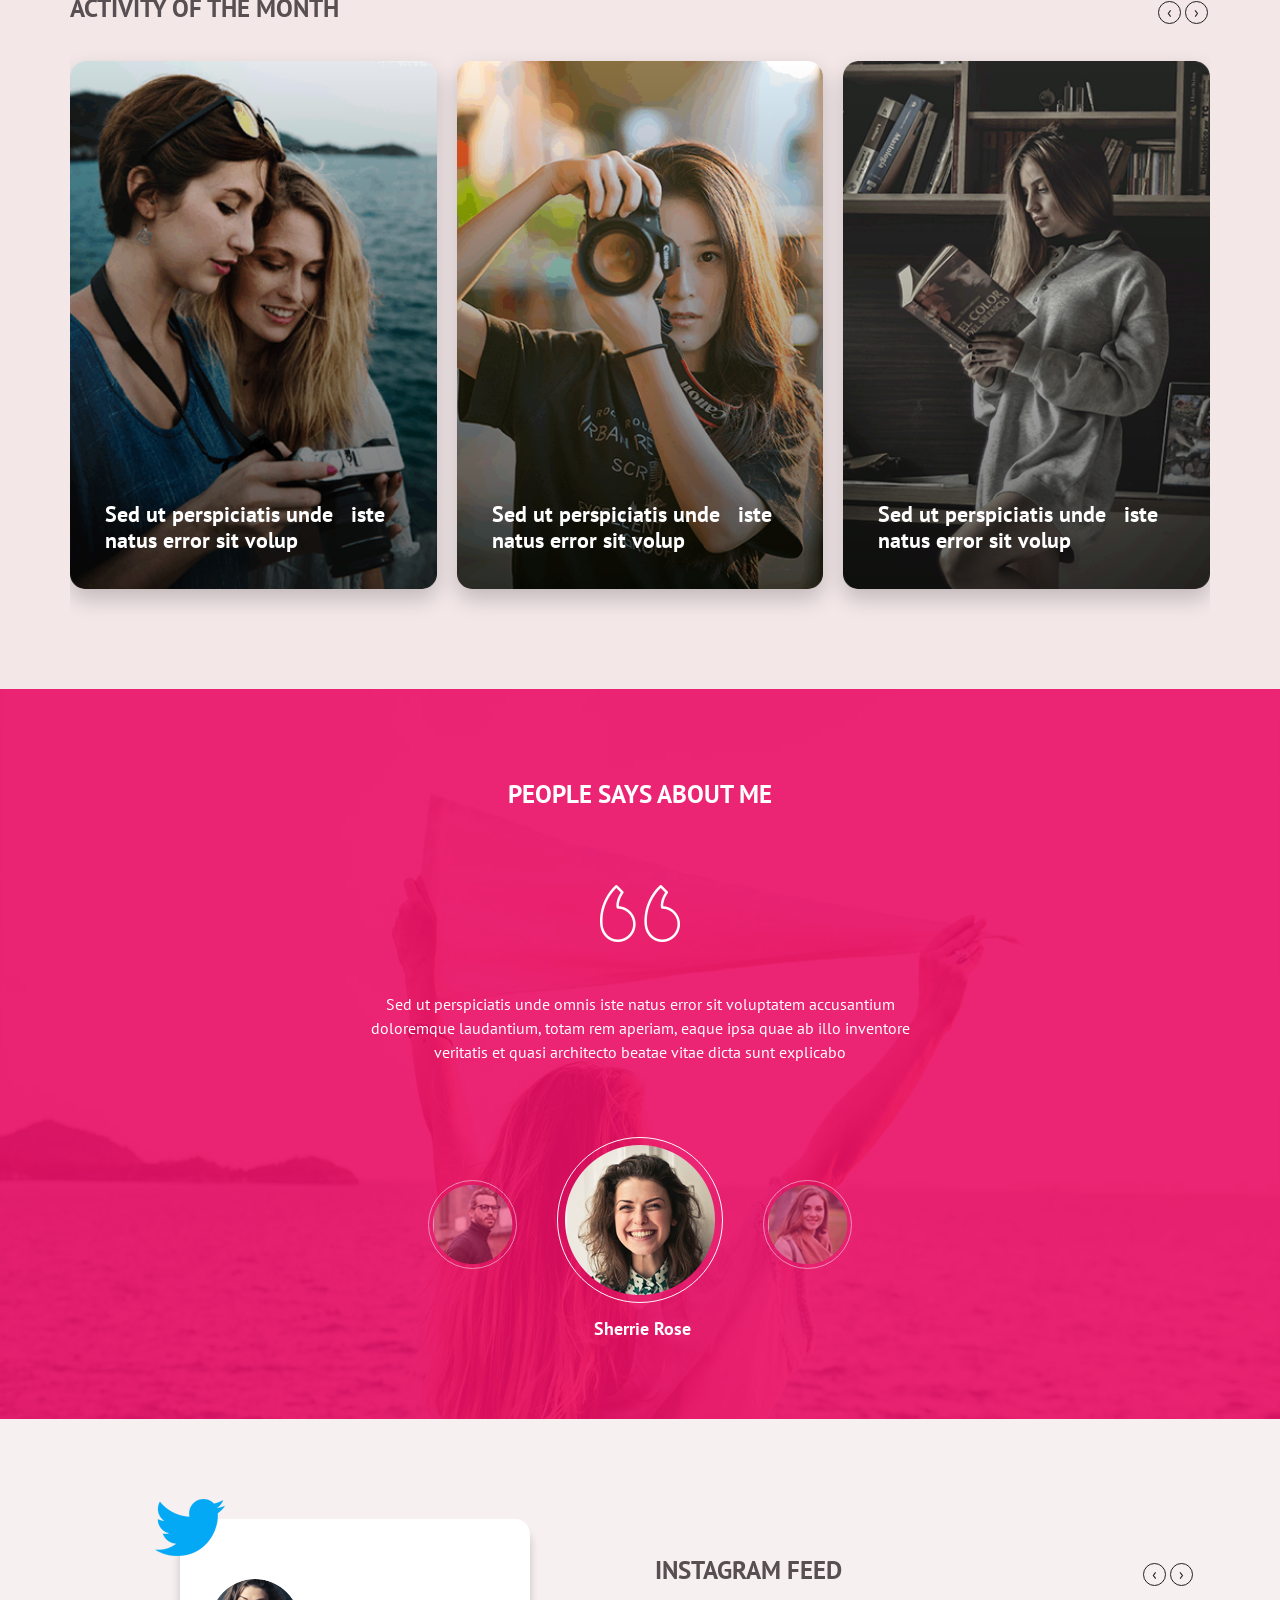
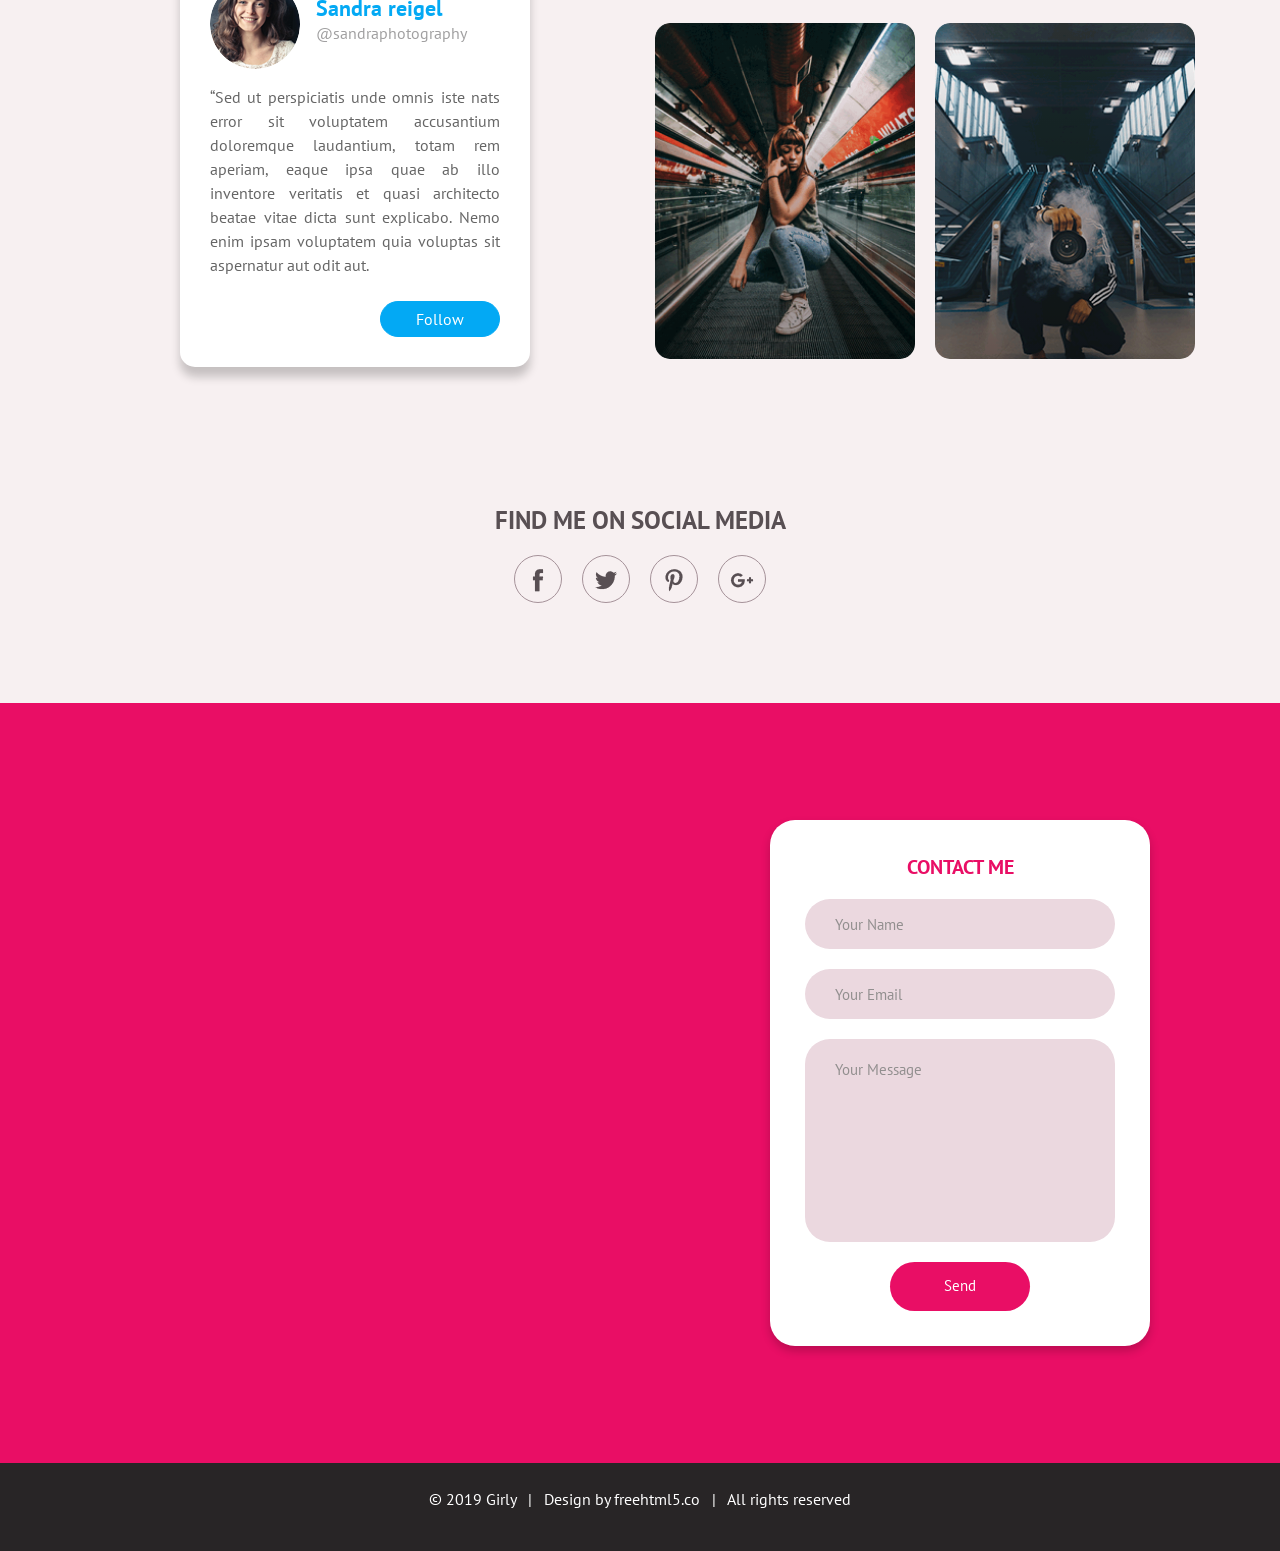
<file: example-2/index.html>
<!DOCTYPE html>
<!--
  Girly by FreeHTML5.co
  Twitter: https://twitter.com/fh5co
  Facebook: https://fb.com/fh5co
  URL: https://freehtml5.co
-->
<html lang="en">
<head>
  <!-- Required meta tags -->
  <meta charset="utf-8">
  <meta name="viewport" content="width=device-width, initial-scale=1, shrink-to-fit=no">
  <link rel="stylesheet" href="assets/css/bootstrap.min.css">
  <link rel="stylesheet" href="assets/css/style.css">
  <title>Example-2</title>
</head>

<body>
  <nav class="navbar navbar-expand-md  fixed-top maine-menu">
    <div class="container">
      <button class="navbar-toggler ml-auto" data-target="#my-nav" onclick="myFunction(this)" data-toggle="collapse"> <span class="bar1"></span> <span class="bar2"></span> <span class="bar3"></span> </button>
      <div id="my-nav" class="collapse navbar-collapse">
        <ul class="navbar-nav mx-auto">
          <li class="nav-item active"> <a class="nav-link" href="#">Home</a> </li>
          <li class="nav-item"> <a class="nav-link" href="#about" tabindex="-1" aria-disabled="true">About</a></li>
          <li class="nav-item"> <a class="nav-link" href="#activity" tabindex="-1" aria-disabled="true">Activity</a></li>
          <li class="nav-item"> <a class="nav-link" href="#portfolio" tabindex="-1" aria-disabled="true">Portfolio</a></li>
          <li class="nav-item"> <a class="nav-link" href="#testimonial" tabindex="-1" aria-disabled="true">Testimonial</a></li>
          <li class="nav-item"> <a class="nav-link" href="blog.html" tabindex="-1" aria-disabled="true">Blog</a></li>
          <li class="nav-item"> <a class="nav-link" href="#contact" tabindex="-1" aria-disabled="true">Contact</a></li>
        </ul>
      </div>
    </div>
  </nav>
  <div class="container-fluid fh5co-home-banner">
    <div class="card"> <img class="card-img" src="assets/img/banner-img.jpg" alt="">
      <div class="card-img-overlay">
        <div class="center-text">
          <h2 class="card-title">A camera is the save button
          for the mind’s eye</h2>
          <a href="#" class="btn">
            <svg width="201" height="51" viewBox="0 0 201 51">
              <defs>
                <style>
                .cls-1 {
                  fill: none;
                  stroke-width: 1px;
                  stroke: url(#linear-gradient);
                }
              </style>
              <linearGradient id="linear-gradient" x1="140.508" y1="50.5" x2="60.492" y2="0.5" gradientUnits="userSpaceOnUse">
                <stop offset="0" stop-color="#e90e65"/>
                <stop offset="1" stop-color="#fff"/>
              </linearGradient>
            </defs>
            <rect id="Rounded_Rectangle_1" data-name="Rounded Rectangle 1" class="cls-1" x="0.5" y="0.5" width="200" height="50" rx="25" ry="25"/>
          </svg>
        Explore</a> </div>
      </div>
    </div>
  </div>
  <div class="container-fluid fh5co-two-img">
    <div class="row">
      <div class="col-sm-6 pr-0 pl-0">
        <div class="card"> <img class="card-img" src="assets/img/girl1.jpg" alt="">
          <div class="card-img-overlay"> </div>
        </div>
      </div>
      <div class="col-sm-6 pr-0 pl-0">
        <div class="card"> <img class="card-img" src="assets/img/girl2.jpg" alt="">
          <div class="card-img-overlay"> </div>
        </div>
      </div>
    </div>
  </div>

  <div class="container-fluid fh5co-recent-work">
    <div class="container contact-pop">
      <div class="row">
        <div class="col-md-6  pr-0">
          <div class="card"> <img class="card-img w-100" src="assets/img/girl3.jpg" alt="">
            <div class="card-img-overlay"> </div>
          </div>
        </div>
        <div class="col-md-6 pl-0" id="about">
          <div class="content">
            <h3>I am Sandra Reigel</h3>
            <h4>Professional photographer</h4>
            <hr />
            <p>Sed do eiusmod tempor incididunt ut labore et dolo magna aliqua. Ut enim ad minim veniam, quis nostd exercitation ullamco laboris nisi ut aliquip ex ea mo consequat. Duis aute irure dolor in reprehenderit in ullamco.</p>
            <a href="#" class="btn">CONTACT</a> </div>
          </div>
        </div>
      </div>
      <div class="container recent" id="activity">
        <div class="row">
          <h2>Recent works</h2>
          <div class="owl-carousel owl-carousel2 owl-theme">
            <div>
              <div class="card"> <img class="card-img" src="assets/img/recent-img1.jpg" alt="">
                <div class="card-img-overlay"> <a href="#"><img src="assets/img/heart.png" class="heart" alt="heart icon"></a>
                  <div class="bottom-text">
                    <h5 class="card-title">Model photography</h5>
                    <p class="card-text">Digital, Photography</p>
                  </div>
                </div>
              </div>
            </div>
            <div>
              <div class="card"> <img class="card-img" src="assets/img/recent-img2.jpg" alt="">
                <div class="card-img-overlay"> <a href="#"><img src="assets/img/heart.png" class="heart" alt="heart icon"></a>
                  <div class="bottom-text">
                    <h5 class="card-title">Product photography</h5>
                    <p class="card-text">Digital, Photography</p>
                  </div>
                </div>
              </div>
            </div>
            <div>
              <div class="card"> <img class="card-img" src="assets/img/recent-img3.jpg" alt="">
                <div class="card-img-overlay"> <a href="#"><img src="assets/img/heart.png" class="heart" alt="heart icon"></a>
                  <div class="bottom-text">
                    <h5 class="card-title">Tour and potrait</h5>
                    <p class="card-text">Digital, Photography</p>
                  </div>
                </div>
              </div>
            </div>
            <div>
              <div class="card"> <img class="card-img" src="assets/img/recent-img4.jpg" alt="">
                <div class="card-img-overlay"> <a href="#"><img src="assets/img/heart.png" class="heart" alt="heart icon"></a>
                  <div class="bottom-text">
                    <h5 class="card-title">Classical photography</h5>
                    <p class="card-text">Digital, Photography</p>
                  </div>
                </div>
              </div>
            </div>
          </div>
        </div>
      </div>
    </div>
  </div>
  <div class="container-fluid recent fh5co-portfolio" id="portfolio">
    <div class="container">
      <h2>Portfolios</h2>
      <div class="row">
        <div class="bx bx-1">
          <div class="card"> <img class="card-img" src="assets/img/portfolio-img1.png" alt="">
            <div class="card-img-overlay"> <a href="#"><img src="assets/img/heart.png" class="heart" alt="heart icon"></a>
              <div class="bottom-text">
                <h5 class="card-title">Natural site</h5>
              </div>
            </div>
          </div>
        </div>
        <div class="bx bx-2">
          <div class="card"> <img class="card-img" src="assets/img/portfolio-img2.png" alt="">
            <div class="card-img-overlay"> <a href="#"><img src="assets/img/heart.png" class="heart" alt="heart icon"></a>
              <div class="bottom-text">
                <h5 class="card-title">Vacation special photography</h5>
              </div>
            </div>
          </div>
        </div>
        <div class="bx bx-3">
          <div class="card"> <img class="card-img" src="assets/img/portfolio-img3.png" alt="">
            <div class="card-img-overlay"> <a href="#"><img src="assets/img/heart.png" class="heart" alt="heart icon"></a>
              <div class="bottom-text">
                <h5 class="card-title">Product photography</h5>
              </div>
            </div>
          </div>
        </div>
        <div class="bx bx-4">
          <div class="card"> <img class="card-img" src="assets/img/portfolio-img4.png" alt="">
            <div class="card-img-overlay"> <a href="#"><img src="assets/img/heart.png" class="heart" alt="heart icon"></a>
              <div class="bottom-text">
                <h5 class="card-title">Historical place shots</h5>
              </div>
            </div>
          </div>
        </div>
        <div class="bx bx-middle" style="padding: 0;">
          <div class="bx bx-5">
            <div class="card"> <img class="card-img" src="assets/img/portfolio-img5.png" alt="">
              <div class="card-img-overlay"> <a href="#"><img src="assets/img/heart.png" class="heart" alt="heart icon"></a>
                <div class="bottom-text">
                  <h5 class="card-title">Lorem ipsum dolor</h5>
                </div>
              </div>
            </div>
          </div>
          <div class="bx bx-6">
            <div class="card"> <img class="card-img" src="assets/img/portfolio-img6.png" alt="">
              <div class="card-img-overlay"> <a href="#"><img src="assets/img/heart.png" class="heart" alt="heart icon"></a>
                <div class="bottom-text">
                  <h5 class="card-title">Lorem ipsum dolor</h5>
                </div>
              </div>
            </div>
          </div>
          <div>
            <div class="bx bx-7">
              <div class="card"> <img class="card-img" src="assets/img/portfolio-img7.png" alt="">
                <div class="card-img-overlay"> <a href="#"><img src="assets/img/heart.png" class="heart" alt="heart icon"></a>
                  <div class="bottom-text">
                    <h5 class="card-title">Portraits</h5>
                  </div>
                </div>
              </div>
            </div>
            <div class="bx bx-8">
              <div class="card"> <img class="card-img" src="assets/img/portfolio-img8.png" alt="">
                <div class="card-img-overlay"> <a href="#"><img src="assets/img/heart.png" class="heart" alt="heart icon"></a>
                  <div class="bottom-text">
                    <h5 class="card-title">Wedding photography</h5>
                  </div>
                </div>
              </div>
            </div>
          </div>
        </div>
      </div>
    </div>
  </div>
  <div class="container-fluid fh5co-recent-work activity">
    <div class="container recent">
      <div class="row">
        <h2>Activity of the month</h2>
        <div class="owl-carousel owl-carousel3 owl-theme">
          <div>
            <div class="card"> <img class="card-img" src="assets/img/activity-img1.png" alt="">
              <div class="card-img-overlay">
                <div class="bottom-text">
                  <h5 class="card-title">Sed ut perspiciatis unde &nbsp; iste natus error sit volup</h5>
                  <a href="#">Read more <img src="assets/img/double-right.svg" alt=""></a> 
                </div>
              </div>
            </div>
          </div>
          <div>
            <div class="card"> <img class="card-img" src="assets/img/activity-img2.png"  alt="">
              <div class="card-img-overlay">
                <div class="bottom-text">
                  <h5 class="card-title">Sed ut perspiciatis unde &nbsp; iste natus error sit volup</h5>
                  <a href="#">Read more <img src="assets/img/double-right.svg" alt=""></a> 
                </div>
              </div>
            </div>
          </div>
          <div>
            <div class="card"> <img class="card-img" src="assets/img/activity-img3.png" alt="">
              <div class="card-img-overlay">
                <div class="bottom-text">
                  <h5 class="card-title">Sed ut perspiciatis unde &nbsp; iste natus error sit volup</h5>
                  <a href="#">Read more <img src="assets/img/double-right.svg" alt=""></a> 
                </div>
              </div>
            </div>
          </div>
        </div>
      </div>
    </div>
  </div>
  <div class="container-fluid fh5co-about-me" id="testimonial">
    <div id="my-carousel" class="carousel slide" data-ride="carousel">
      <div class="carousel-inner">
        <div class="card"> <img class="card-img d-block w-100" src="assets/img/about-me-img.jpg" alt="">
          <div class="card-img-overlay">
            <h2>People says about me</h2>
          </div>
        </div>
        <div class="carousel-item">
          <div class="carousel-caption d-md-block"> <img src="assets/img/quote-icon.png" alt="">
            <p>Sed ut perspiciatis unde omnis iste natus error sit voluptatem accusantium doloremque laudantium, totam rem aperiam, eaque ipsa quae ab illo inventore veritatis et quasi architecto beatae vitae dicta sunt explicabo</p>
          </div>
        </div>
        <div class="carousel-item active">
          <div class="carousel-caption d-md-block"> <img src="assets/img/quote-icon.png" alt="">
            <p>Sed ut perspiciatis unde omnis iste natus error sit voluptatem accusantium doloremque laudantium, totam rem aperiam, eaque ipsa quae ab illo inventore veritatis et quasi architecto beatae vitae dicta sunt explicabo</p>
          </div>
        </div>
        <div class="carousel-item">
          <div class="carousel-caption d-md-block"> <img src="assets/img/quote-icon.png" alt="">
            <p>Sed ut perspiciatis unde omnis iste natus error sit voluptatem accusantium doloremque laudantium, totam rem aperiam, eaque ipsa quae ab illo inventore veritatis et quasi architecto beatae vitae dicta sunt explicabo</p>
          </div>
        </div>
      </div>
      <ol class="carousel-indicators">
        <li data-target="#my-carousel" data-slide-to="0" > <img src="assets/img/about-me-img1.png" alt=""> <span>Sherrie Rose</span> </li>
        <li class="active" data-target="#my-carousel" data-slide-to="1" aria-current="location"> <img src="assets/img/about-me-img2.png" alt=""> <span>Sherrie Rose</span> </li>
        <li data-target="#my-carousel" data-slide-to="2"> <img src="assets/img/about-me-img3.png" alt=""> <span>Sherrie Rose</span> </li>
      </ol>
    </div>
  </div>
  <div class="container-fluid fh5co-insta-feed activity">
    <div class="container recent">
      <div class="row mb-5 pb-5">
        <div class="col-lg-6">
          <div class="twit-box">
            <div class="media mb-3"> <img class="align-self-start mr-3 rounded-circle" src="assets/img/twit-girl-img.png" alt="">
              <div class="media-body">
                <h5 class="mb-0 mt-3">Sandra reigel</h5>
                <p>@sandraphotography</p>
              </div>
            </div>
            <p class="text-justify"> “Sed ut perspiciatis unde omnis iste nats error sit voluptatem accusantium doloremque laudantium, totam rem aperiam, eaque ipsa quae ab illo inventore veritatis et quasi architecto beatae vitae dicta sunt explicabo. Nemo enim ipsam voluptatem quia voluptas sit aspernatur aut odit aut. </p>
            <div class="clearfix"> <a href="#" class="btn btn-primary mt-2 float-right">Follow</a> </div>
          </div>
        </div>
        <div class="col-lg-6 feed-caro">
          <h2>Instagram feed</h2>
          <div class="owl-carousel owl-carousel4 owl-theme">
            <div>
              <div class="card"> <img class="card-img" src="assets/img/feed-img1.png" alt="">
                <div class="card-img-overlay"> </div>
              </div>
            </div>
            <div>
              <div class="card"> <img class="card-img" src="assets/img/feed-img2.png"  alt="">
                <div class="card-img-overlay"> </div>
              </div>
            </div>
          </div>
        </div>
      </div>
      <h2 class="text-center d-block">Find me on social media</h2>
      <div class="row social-links">
        <ul class="nav mx-auto">
          <li class="nav-item"> <a class="nav-link" href="https://www.facebook.com/fh5co"><img src="assets/img/facebook.png" alt=""></a> </li>
          <li class="nav-item"> <a class="nav-link" href="https://twitter.com/fh5co"><img src="assets/img/twitter.png" alt=""></a> </li>
          <li class="nav-item"> <a class="nav-link" href="#"><img src="assets/img/pinterest.png" alt=""></a> </li>
          <li class="nav-item"> <a class="nav-link" href="#"><img src="assets/img/google-plus.png" alt=""></a> </li>
        </ul>
      </div>
    </div>
  </div>
  <footer class="container-fluid p-0 pr-0">
    <div class="row mr-0 ml-0">
      <div class="col-md-6 pr-0 pl-0 map">
        <iframe src="https://www.google.com/maps/embed?pb=!1m18!1m12!1m3!1d13035.46901327725!2d-80.85396551628644!3d35.234674411422155!2m3!1f0!2f0!3f0!3m2!1i1024!2i768!4f13.1!3m3!1m2!1s0x8856a03af474f38f%3A0xf8301daadf5f7670!2sFourth+Ward%2C+Charlotte%2C+NC%2C+USA!5e0!3m2!1sen!2sin!4v1551001218548"  style="border:0" allowfullscreen></iframe>
      </div>
      <div class="col-md-6 content-us">
        <div class="contact-form" id="contact">
          <h3 class="text-uppercase">Contact me</h3>
          <input type="text" class="form-control" placeholder="Your Name">
          <input type="text" class="form-control" placeholder="Your Email">
          <textarea class="form-control" placeholder="Your Message"></textarea>
          <button type="submit">Send</button>
        </div>
      </div>
    </div>
    <div class="copy pt-4 pb-4">
      <p><a href="https://freehtml5.co/" target="_blank"> &copy; 2019 Girly</a>  &nbsp;  |  &nbsp; Design by <a href="https://freehtml5.co/" target="_blank">freehtml5.co</a> &nbsp; | &nbsp;  All rights reserved</p>
    </div>
  </footer>

  <!-- jQuery first, then Popper.js, then Bootstrap JS --> 
  <script src="assets/js/jquery-3.3.1.slim.min.js"></script> 
  <script src="assets/js/popper.min.js" ></script> 
  <script src="assets/js/bootstrap.min.js"></script> 
  <script src="assets/js/owl.carousel.min.js"></script> 
  <script src="assets/js/main.js"></script>

</body>
</html>
</file>
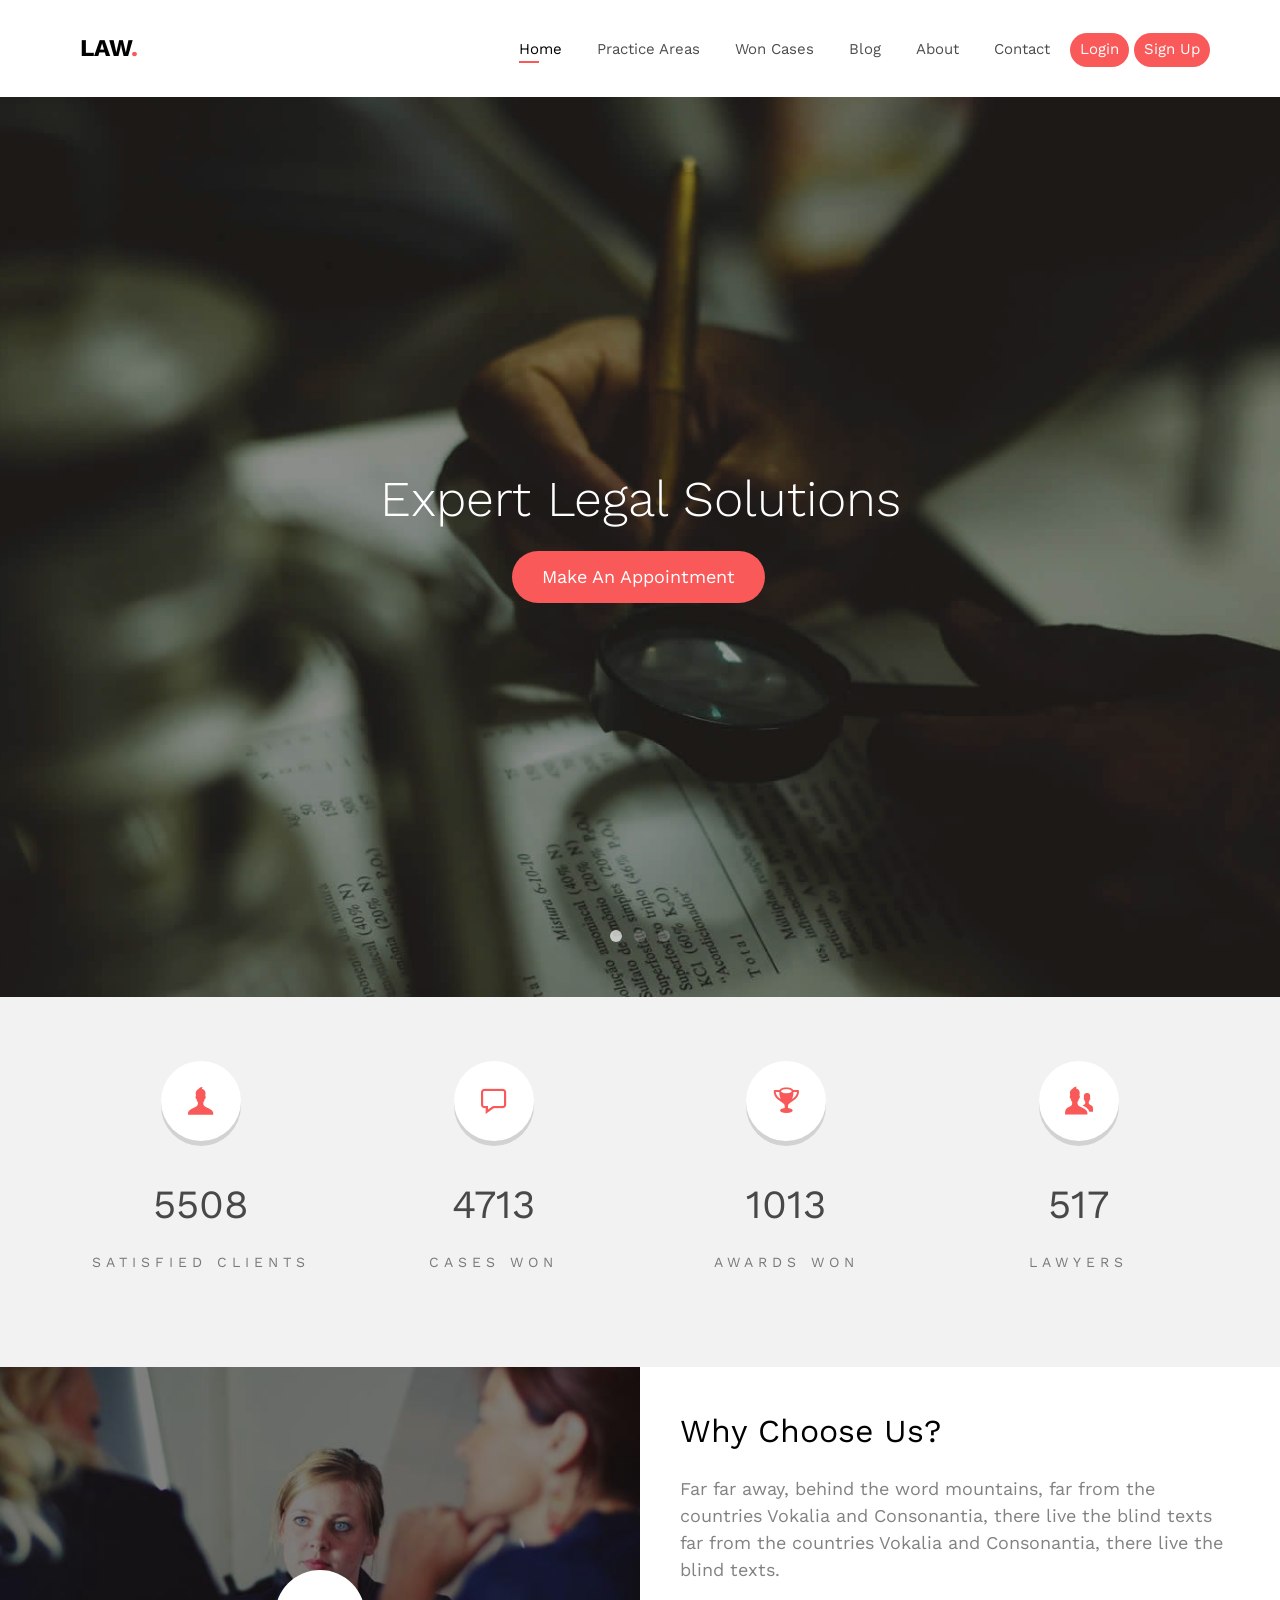
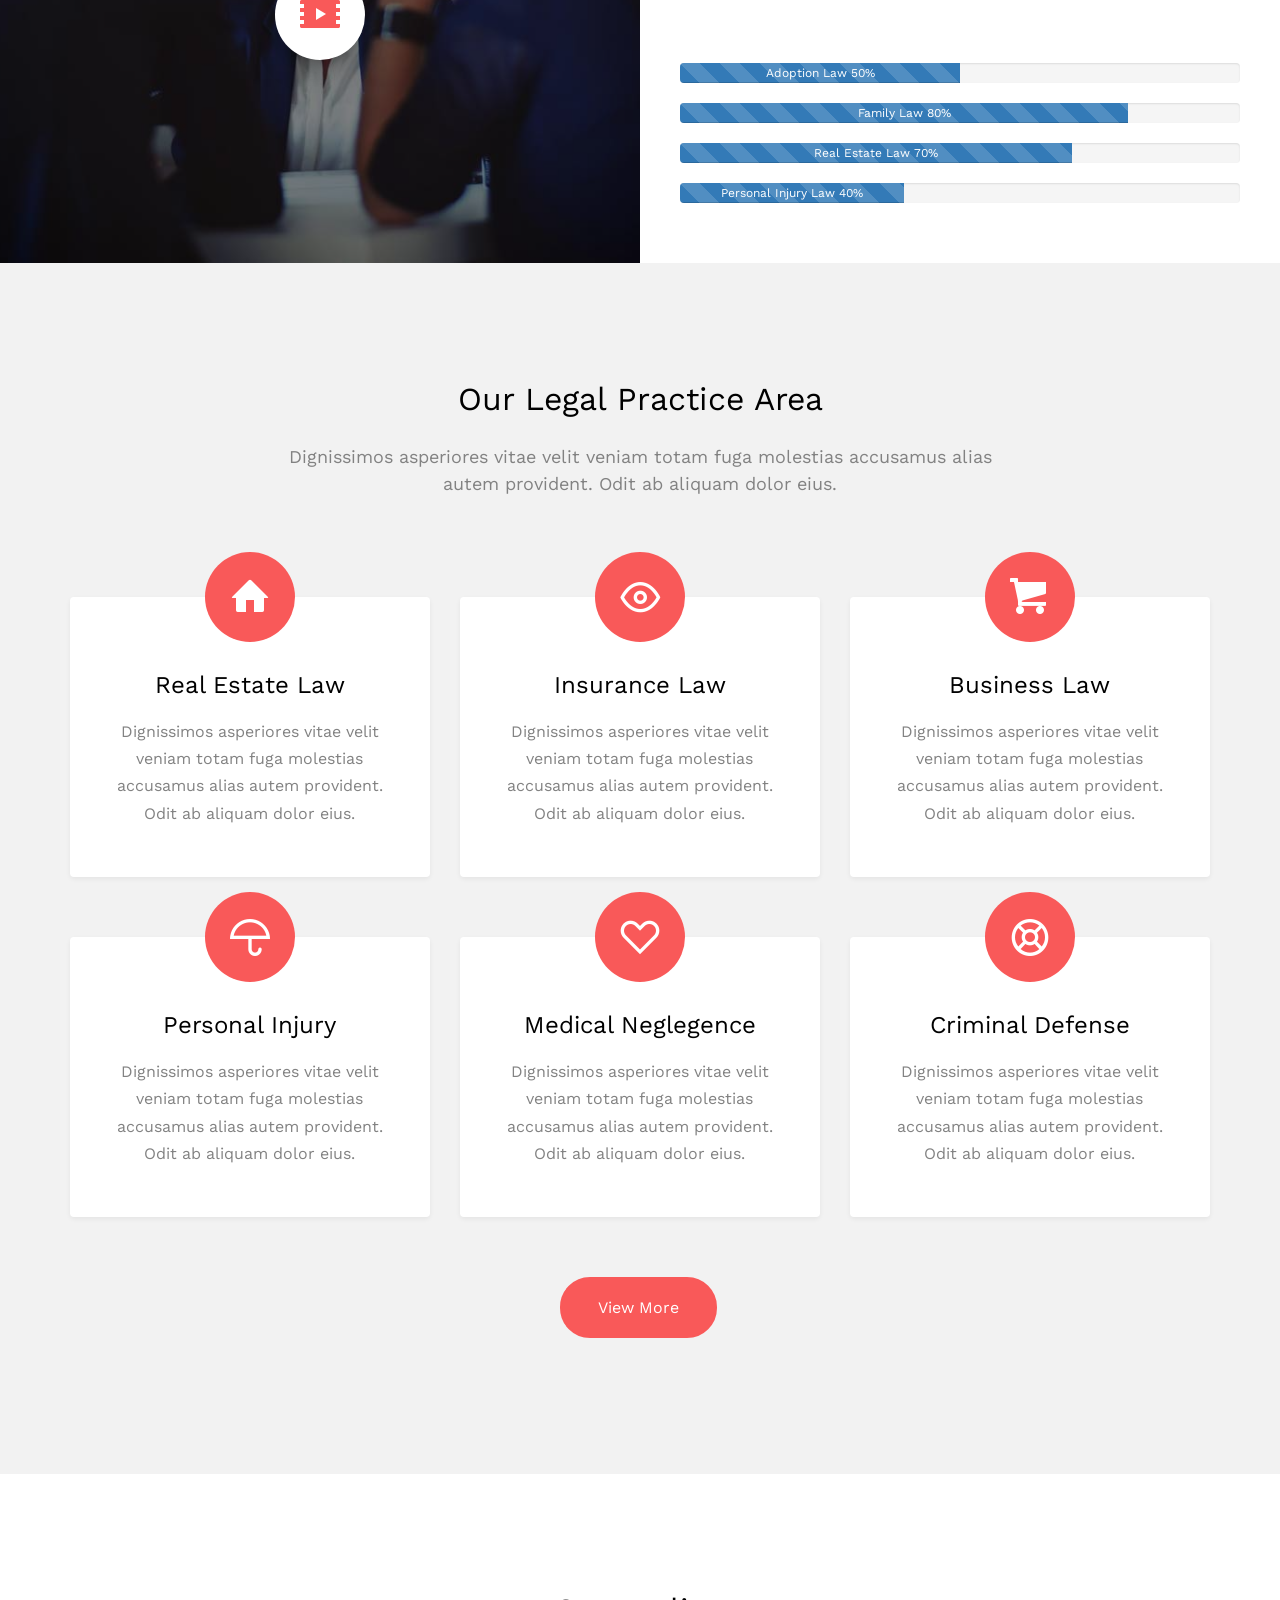
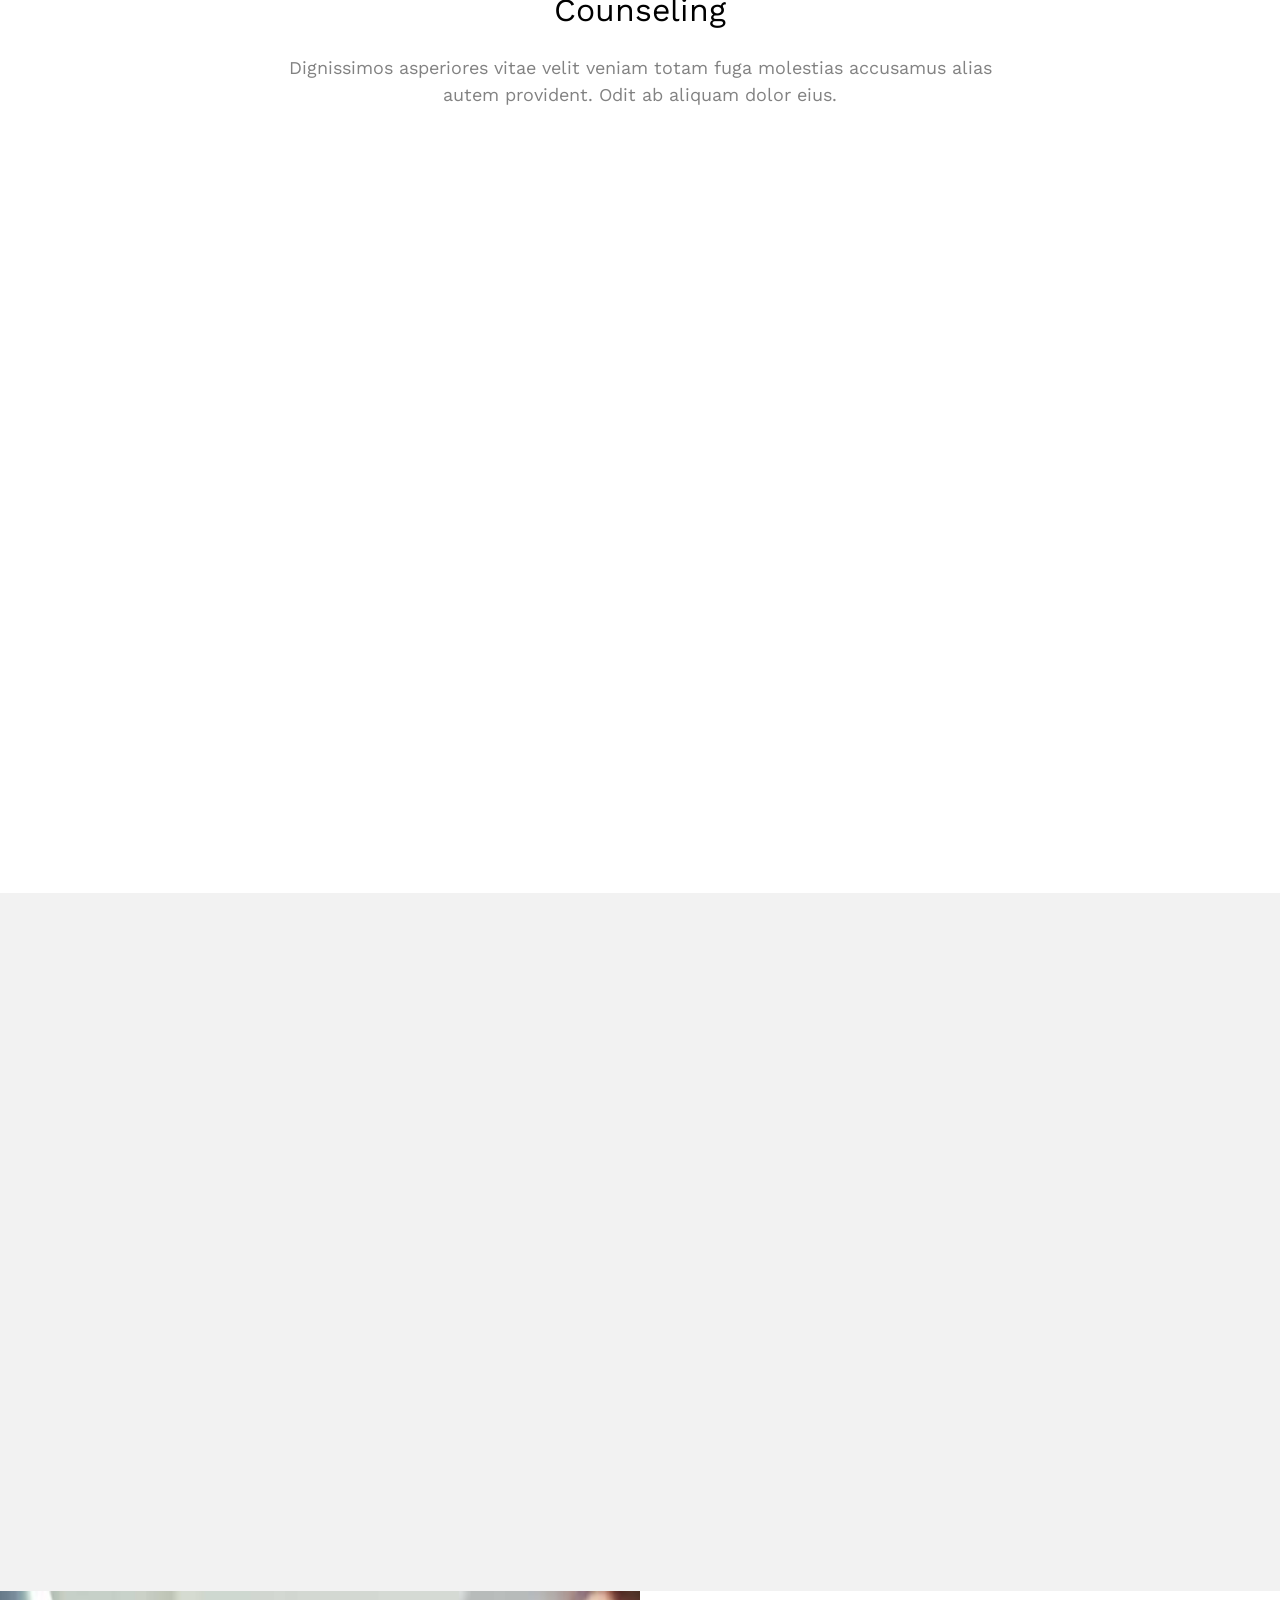
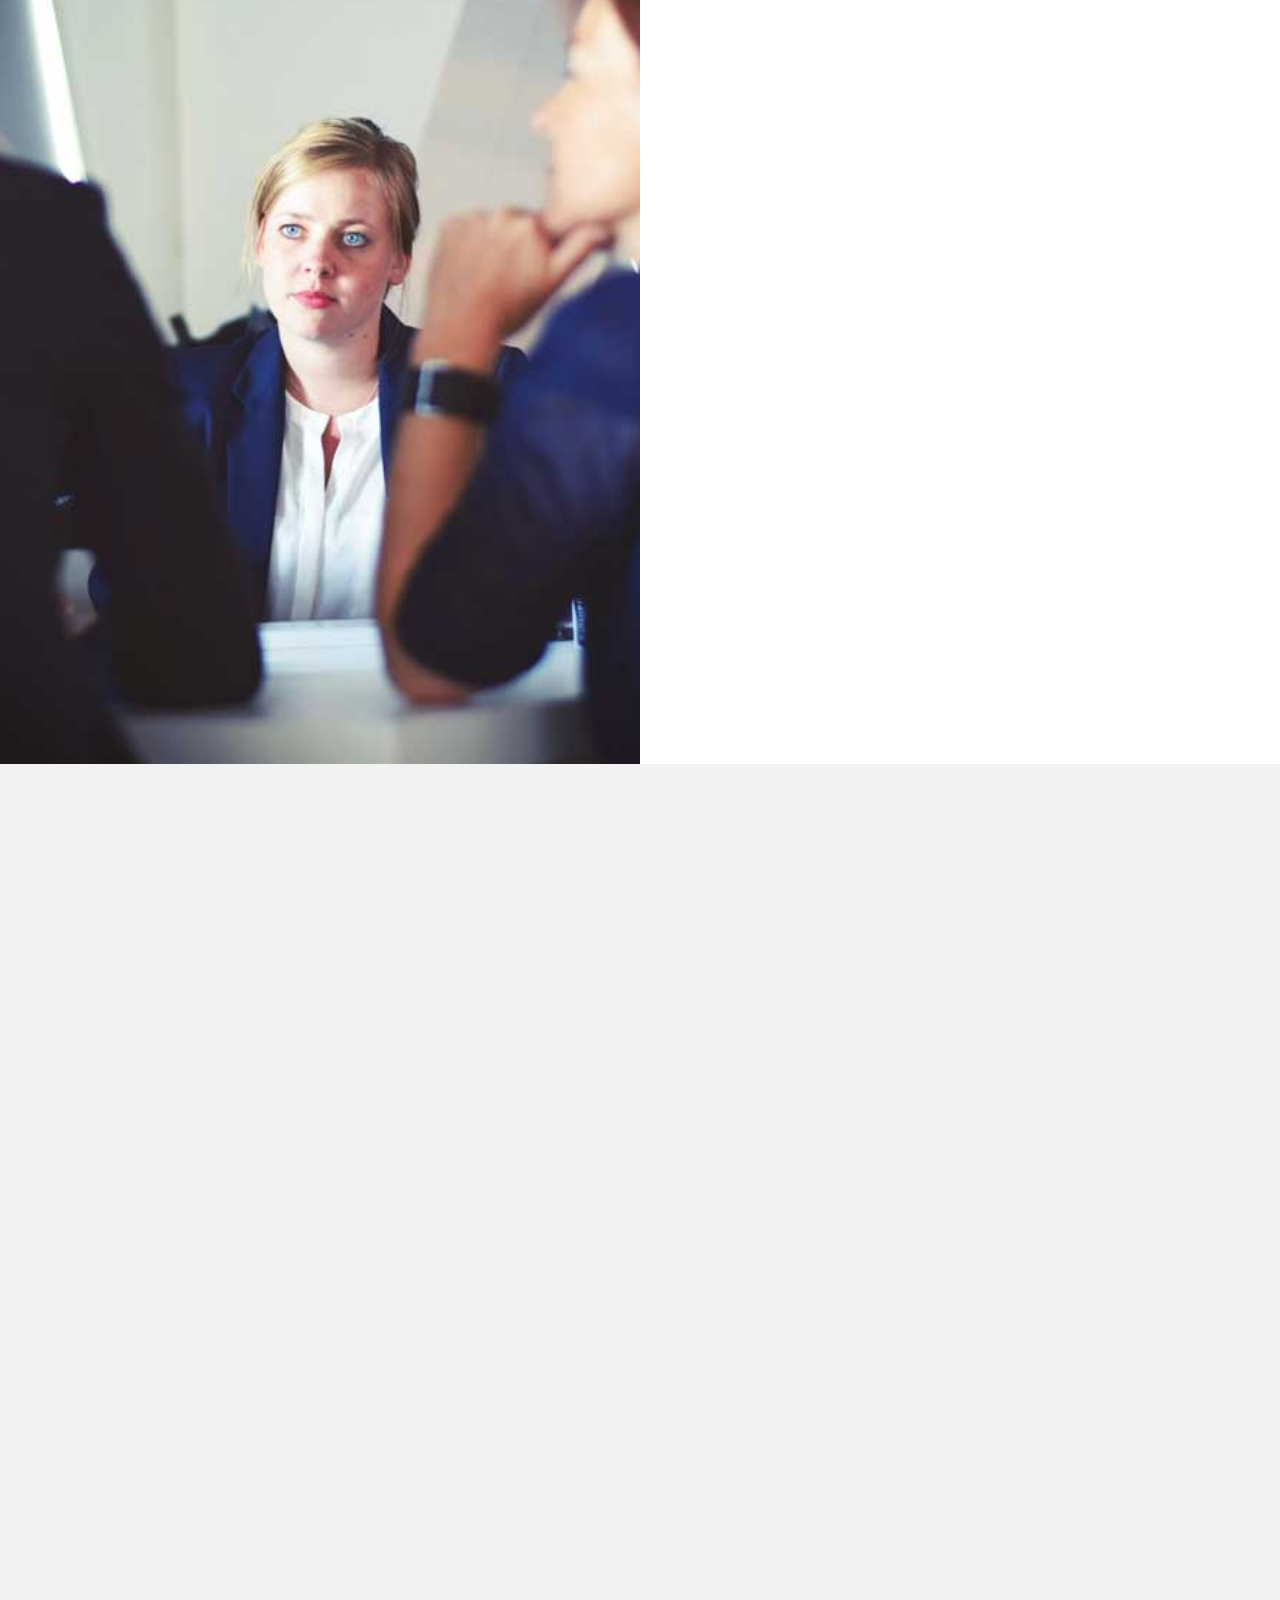
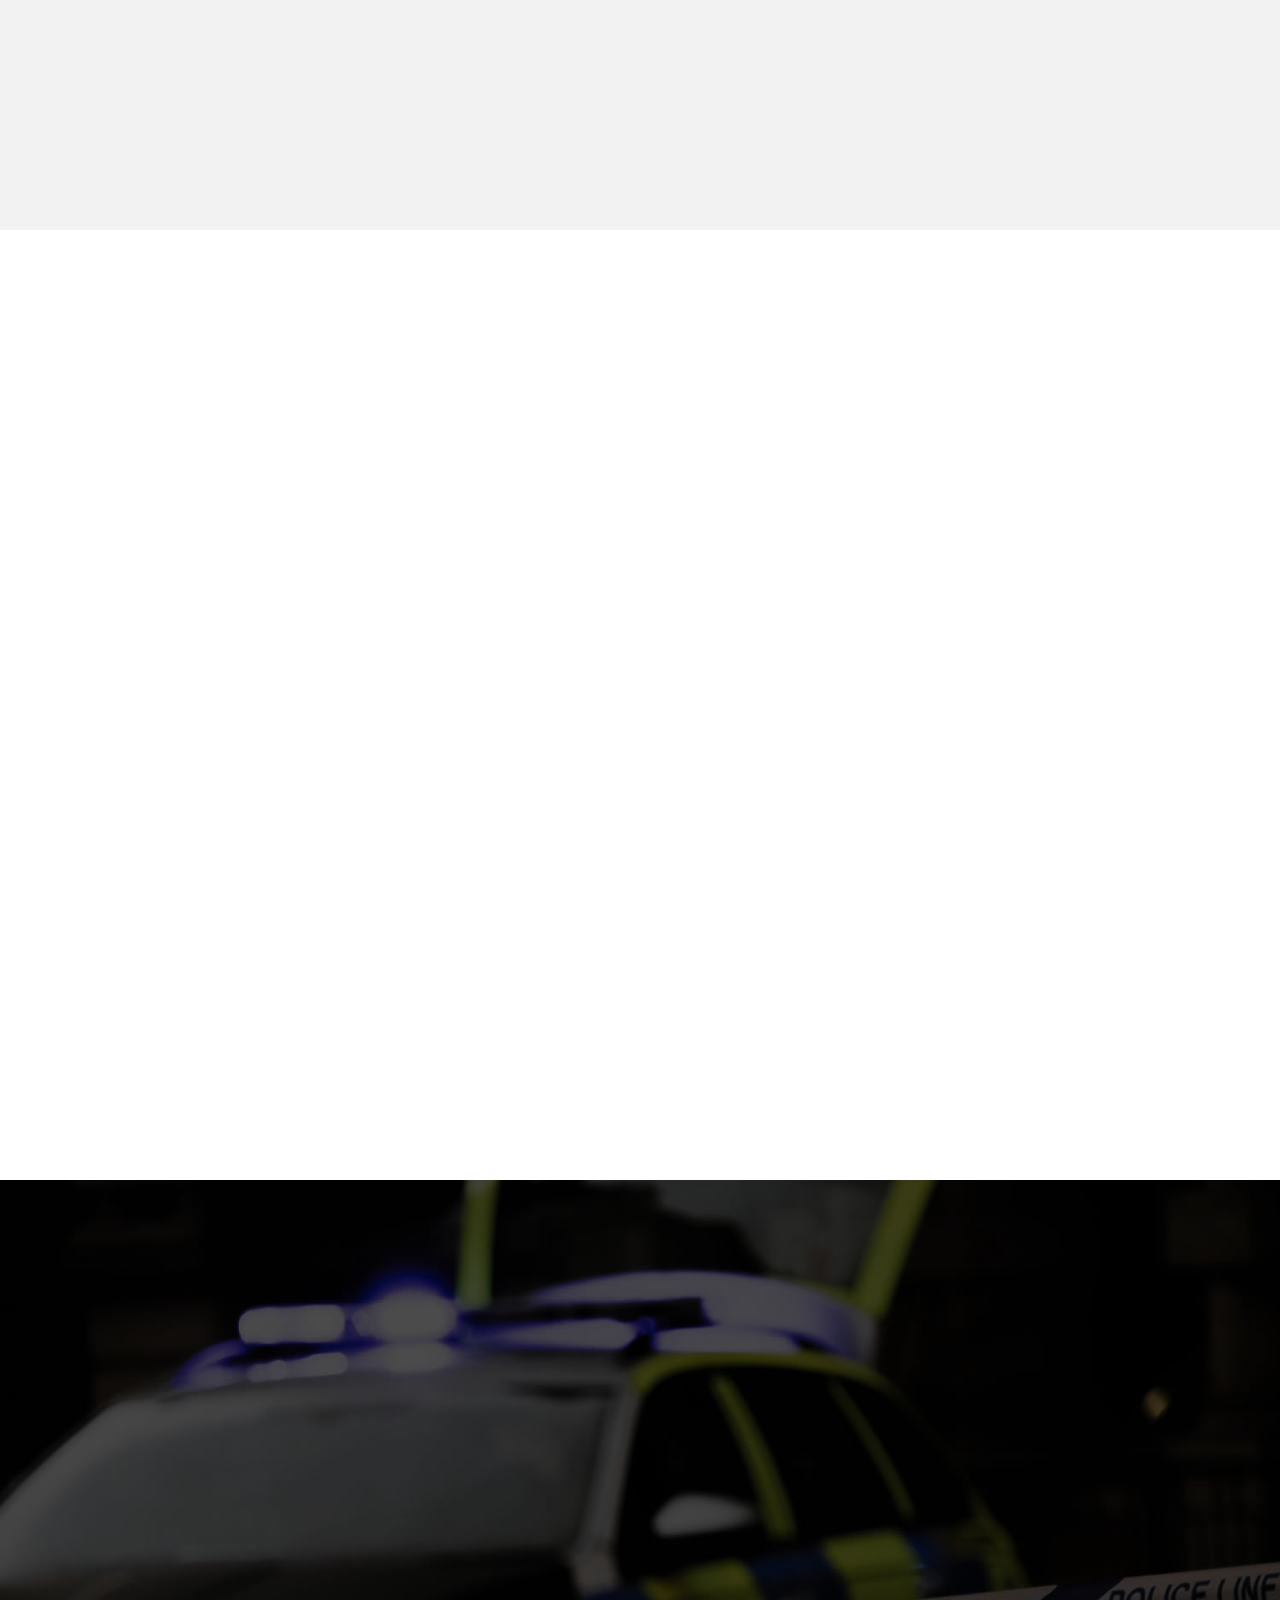
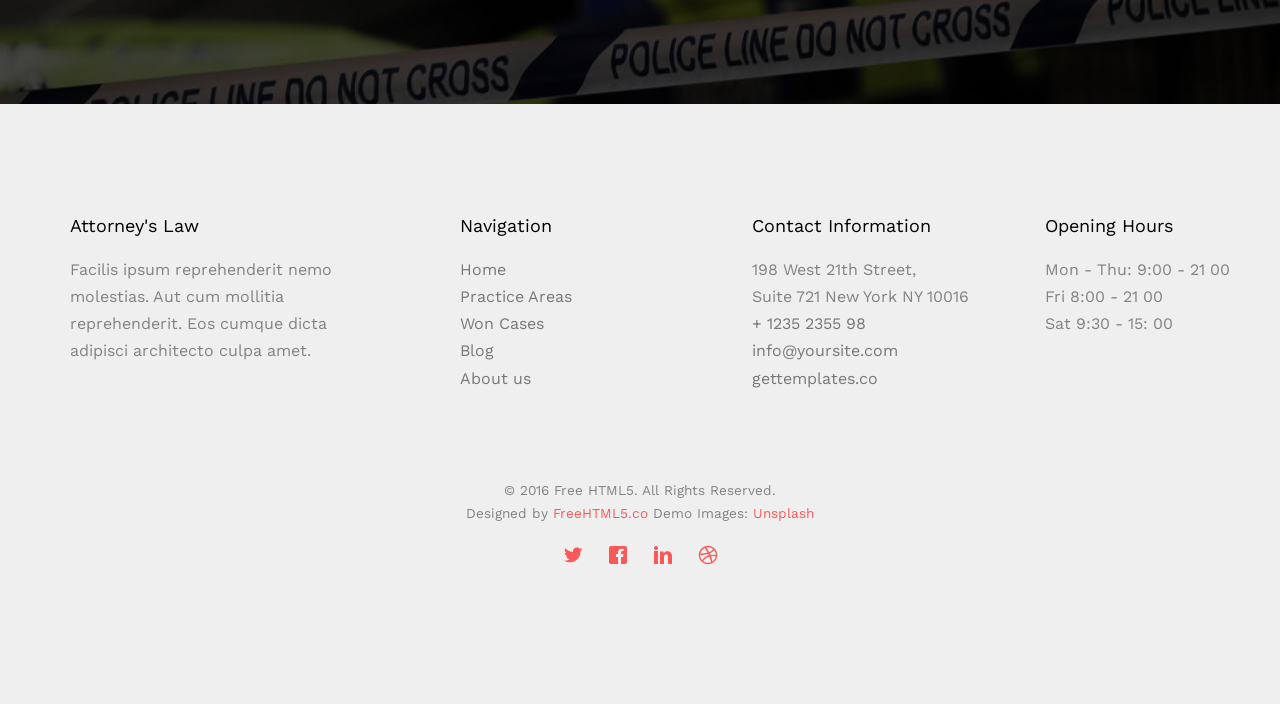
<file: example-3/index.html>
<!DOCTYPE HTML>
<html>
	<head>
	<meta charset="utf-8">
	<meta http-equiv="X-UA-Compatible" content="IE=edge">
	<title>Example-3</title>
	<meta name="viewport" content="width=device-width, initial-scale=1">
	<meta name="description" content="Free HTML5 Website Template by FreeHTML5.co" />
	<meta name="keywords" content="free website templates, free html5, free template, free bootstrap, free website template, html5, css3, mobile first, responsive" />
	<meta name="author" content="FreeHTML5.co" />
  	<!-- Facebook and Twitter integration -->
	<meta property="og:title" content=""/>
	<meta property="og:image" content=""/>
	<meta property="og:url" content=""/>
	<meta property="og:site_name" content=""/>
	<meta property="og:description" content=""/>
	<meta name="twitter:title" content="" />
	<meta name="twitter:image" content="" />
	<meta name="twitter:url" content="" />
	<meta name="twitter:card" content="" />

	<link href="https://fonts.googleapis.com/css?family=Work+Sans:300,400,500,700,800" rel="stylesheet">
	
	<!-- Animate.css -->
	<link rel="stylesheet" href="css/animate.css">
	<!-- Icomoon Icon Fonts-->
	<link rel="stylesheet" href="css/icomoon.css">
	<!-- Bootstrap  -->
	<link rel="stylesheet" href="css/bootstrap.css">

	<!-- Magnific Popup -->
	<link rel="stylesheet" href="css/magnific-popup.css">

	<!-- Owl Carousel  -->
	<link rel="stylesheet" href="css/owl.carousel.min.css">
	<link rel="stylesheet" href="css/owl.theme.default.min.css">
	<!-- Flexslider  -->
	<link rel="stylesheet" href="css/flexslider.css">

	<!-- Theme style  -->
	<link rel="stylesheet" href="css/style.css">

	<!-- Modernizr JS -->
	<script src="js/modernizr-2.6.2.min.js"></script>
	<!-- FOR IE9 below -->
	<!--[if lt IE 9]>
	<script src="js/respond.min.js"></script>
	<![endif]-->

	</head>
	<body>
		
	<div class="fh5co-loader"></div>
	
	<div id="page">
	<nav class="fh5co-nav" role="navigation">
		<div class="top-menu">
			<div class="container">
				<div class="row">
					<div class="col-xs-2">
						<div id="fh5co-logo"><a href="index.html">Law<span>.</span></a></div>
					</div>
					<div class="col-xs-10 text-right menu-1">
						<ul>
							<li class="active"><a href="index.html">Home</a></li>
							<li><a href="practice.html">Practice Areas</a></li>
							<li><a href="won.html">Won Cases</a></li>
							<li class="has-dropdown">
								<a href="blog.html">Blog</a>
								<ul class="dropdown">
									<li><a href="#">Web Design</a></li>
									<li><a href="#">eCommerce</a></li>
									<li><a href="#">Branding</a></li>
									<li><a href="#">API</a></li>
								</ul>
							</li>
							<li><a href="about.html">About</a></li>
							<li><a href="contact.html">Contact</a></li>
							<li class="btn-cta"><a href="#"><span>Login</span></a></li>
							<li class="btn-cta"><a href="#"><span>Sign Up</span></a></li>
						</ul>
					</div>
				</div>
				
			</div>
		</div>
	</nav>

	<aside id="fh5co-hero" class="js-fullheight">
		<div class="flexslider js-fullheight">
			<ul class="slides">
		   	<li style="background-image: url(images/img_bg_1.jpg);">
		   		<div class="overlay-gradient"></div>
		   		<div class="container">
		   			<div class="row">
			   			<div class="col-md-8 col-md-offset-2 text-center js-fullheight slider-text">
			   				<div class="slider-text-inner">
			   					<h1>Expert Legal Solutions</h1>
									<p><a class="btn btn-primary btn-lg" href="#">Make An Appointment</a></p>
			   				</div>
			   			</div>
			   		</div>
		   		</div>
		   	</li>
		   	<li style="background-image: url(images/img_bg_2.jpg);">
		   		<div class="overlay-gradient"></div>
		   		<div class="container">
		   			<div class="row">
			   			<div class="col-md-8 col-md-offset-2 text-center js-fullheight slider-text">
			   				<div class="slider-text-inner">
			   					<h1>Business Law</h1>
									<p><a class="btn btn-primary btn-lg btn-learn" href="#">Make An Appointment</a></p>
			   				</div>
			   			</div>
			   		</div>
		   		</div>
		   	</li>
		   	<li style="background-image: url(images/img_bg_3.jpg);">
		   		<div class="overlay-gradient"></div>
		   		<div class="container">
		   			<div class="row">
			   			<div class="col-md-8 col-md-offset-2 text-center js-fullheight slider-text">
			   				<div class="slider-text-inner">
			   					<h1>Defend Your Constitutional Right with Legal Help</h1>
									<p><a class="btn btn-primary btn-lg btn-learn" href="#">Make An Appointment</a></p>
			   				</div>
			   			</div>
			   		</div>
		   		</div>
		   	</li>		   	
		  	</ul>
	  	</div>
	</aside>

	<div id="fh5co-counter" class="fh5co-counters fh5co-bg-section">
		<div class="container">
			<div class="row">
				<div class="col-md-3 text-center animate-box">
					<span class="icon"><i class="icon-user"></i></span>
					<span class="fh5co-counter js-counter" data-from="0" data-to="27539" data-speed="5000" data-refresh-interval="50"></span>
					<span class="fh5co-counter-label">Satisfied Clients</span>
				</div>
				<div class="col-md-3 text-center animate-box">
					<span class="icon"><i class="icon-speech-bubble"></i></span>
					<span class="fh5co-counter js-counter" data-from="0" data-to="23563" data-speed="5000" data-refresh-interval="50"></span>
					<span class="fh5co-counter-label">Cases Won</span>
				</div>
				<div class="col-md-3 text-center animate-box">
					<span class="icon"><i class="icon-trophy"></i></span>
					<span class="fh5co-counter js-counter" data-from="0" data-to="5067" data-speed="5000" data-refresh-interval="50"></span>
					<span class="fh5co-counter-label">Awards Won</span>
				</div>
				<div class="col-md-3 text-center animate-box">
					<span class="icon"><i class="icon-users"></i></span>
					<span class="fh5co-counter js-counter" data-from="0" data-to="2587" data-speed="5000" data-refresh-interval="50"></span>
					<span class="fh5co-counter-label">Lawyers</span>
				</div>
			</div>
		</div>
	</div>

	<div id="fh5co-content">
		<div class="video fh5co-video" style="background-image: url(images/video.jpg);">
			<a href="https://vimeo.com/channels/staffpicks/93951774" class="popup-vimeo"><i class="icon-video2"></i></a>
			<div class="overlay"></div>
		</div>
		<div class="choose animate-box">
			<div class="fh5co-heading">
				<h2>Why Choose Us?</h2>
				<p>Far far away, behind the word mountains, far from the countries Vokalia and Consonantia, there live the blind texts far from the countries Vokalia and Consonantia, there live the blind texts. </p>
			</div>
			<div class="progress">
				<div class="progress-bar progress-bar-striped active" role="progressbar" aria-valuenow="50" aria-valuemin="0" aria-valuemax="100" style="width:50%">
				Adoption Law 50%
				</div>
			</div>
			<div class="progress">
				<div class="progress-bar progress-bar-striped active" role="progressbar" aria-valuenow="50" aria-valuemin="0" aria-valuemax="100" style="width:80%">
				Family Law 80%
				</div>
			</div>
			<div class="progress">
				<div class="progress-bar progress-bar-striped active" role="progressbar" aria-valuenow="50" aria-valuemin="0" aria-valuemax="100" style="width:70%">
				Real Estate Law 70%
				</div>
			</div>
			<div class="progress">
				<div class="progress-bar progress-bar-striped active" role="progressbar" aria-valuenow="50" aria-valuemin="0" aria-valuemax="100" style="width:40%">
				Personal Injury Law 40%
				</div>
			</div>
		</div>
	</div>

	<div id="fh5co-practice" class="fh5co-bg-section">
		<div class="container">
			<div class="row animate-box">
				<div class="col-md-8 col-md-offset-2 text-center fh5co-heading">
					<h2>Our Legal Practice Area</h2>
					<p>Dignissimos asperiores vitae velit veniam totam fuga molestias accusamus alias autem provident. Odit ab aliquam dolor eius.</p>
				</div>
			</div>
			<div class="row">
				<div class="col-md-4 text-center animate-box">
					<div class="services">
						<span class="icon">
							<i class="icon-home"></i>
						</span>
						<div class="desc">
							<h3><a href="#">Real Estate Law</a></h3>
							<p>Dignissimos asperiores vitae velit veniam totam fuga molestias accusamus alias autem provident. Odit ab aliquam dolor eius.</p>
						</div>
					</div>
				</div>
				<div class="col-md-4 text-center animate-box">
					<div class="services">
						<span class="icon">
							<i class="icon-eye"></i>
						</span>
						<div class="desc">
							<h3><a href="#">Insurance Law</a></h3>
							<p>Dignissimos asperiores vitae velit veniam totam fuga molestias accusamus alias autem provident. Odit ab aliquam dolor eius.</p>
						</div>
					</div>
				</div>
				<div class="col-md-4 text-center animate-box">
					<div class="services">
						<span class="icon">
							<i class="icon-shopping-cart"></i>
						</span>
						<div class="desc">
							<h3><a href="#">Business Law</a></h3>
							<p>Dignissimos asperiores vitae velit veniam totam fuga molestias accusamus alias autem provident. Odit ab aliquam dolor eius.</p>
						</div>
					</div>
				</div>
				<div class="col-md-4 text-center animate-box">
					<div class="services">
						<span class="icon">
							<i class="icon-umbrella"></i>
						</span>
						<div class="desc">
							<h3><a href="#">Personal Injury</a></h3>
							<p>Dignissimos asperiores vitae velit veniam totam fuga molestias accusamus alias autem provident. Odit ab aliquam dolor eius.</p>
						</div>
					</div>
				</div>
				<div class="col-md-4 text-center animate-box">
					<div class="services">
						<span class="icon">
							<i class="icon-heart"></i>
						</span>
						<div class="desc">
							<h3><a href="#">Medical Neglegence</a></h3>
							<p>Dignissimos asperiores vitae velit veniam totam fuga molestias accusamus alias autem provident. Odit ab aliquam dolor eius.</p>
						</div>
					</div>
				</div>
				<div class="col-md-4 text-center animate-box">
					<div class="services">
						<span class="icon">
							<i class="icon-help"></i>
						</span>
						<div class="desc">
							<h3><a href="#">Criminal Defense</a></h3>
							<p>Dignissimos asperiores vitae velit veniam totam fuga molestias accusamus alias autem provident. Odit ab aliquam dolor eius.</p>
						</div>
					</div>
				</div>
				<div class="col-md-12 text-center animate-box">
					<p><a class="btn btn-primary btn-lg btn-learn" href="#">View More</a></p>
				</div>
			</div>
		</div>
	</div>
	
	<div id="fh5co-project">
		<div class="container">
			<div class="row animate-box">
				<div class="col-md-8 col-md-offset-2 text-center fh5co-heading">
					<h2>Counseling</h2>
					<p>Dignissimos asperiores vitae velit veniam totam fuga molestias accusamus alias autem provident. Odit ab aliquam dolor eius.</p>
				</div>
			</div>
		</div>
		<div class="container">
			<div class="row">
				<div class="col-md-4 col-sm-6 text-center fh5co-project animate-box" data-animate-effect="fadeIn">
					<a href="#"><img src="images/project-1.jpg" alt="Free HTML5 Website Template by FreeHTML5.co" class="img-responsive">
						<h3>Business</h3>
						<span>CEO. Hon Doe</span>
					</a>
				</div>
				<div class="col-md-4 col-sm-6 text-center fh5co-project animate-box" data-animate-effect="fadeIn">
					<a href="#"><img src="images/project-2.jpg" alt="Free HTML5 Website Template by FreeHTML5.co" class="img-responsive">
						<h3>Legal Advice</h3>
						<span>Atty. John Doe</span>
					</a>
				</div>
				<div class="col-md-4 col-sm-6 text-center fh5co-project animate-box" data-animate-effect="fadeIn">
					<a href="#"><img src="images/project-3.jpg" alt="Free HTML5 Website Template by FreeHTML5.co" class="img-responsive">
						<h3>Read Bible</h3>
						<span>Ptr. Jhon Doe</span>
					</a>
				</div>
				<div class="col-md-4 col-sm-6 text-center fh5co-project animate-box" data-animate-effect="fadeIn">
					<a href="#"><img src="images/project-4.jpg" alt="Free HTML5 Website Template by FreeHTML5.co" class="img-responsive">
						<h3>Affidavit</h3>
						<span>Atty. Boo Doe</span>
					</a>
				</div>
				<div class="col-md-4 col-sm-6 text-center fh5co-project animate-box" data-animate-effect="fadeIn">
					<a href="#"><img src="images/project-5.jpg" alt="Free HTML5 Website Template by FreeHTML5.co" class="img-responsive">
						<h3>Sports</h3>
						<span>Atty. Smith D</span>
					</a>
				</div>
				<div class="col-md-4 col-sm-6 text-center fh5co-project animate-box" data-animate-effect="fadeIn">
					<a href="#"><img src="images/project-6.jpg" alt="Free HTML5 Website Template by FreeHTML5.co" class="img-responsive">
						<h3>Photography</h3>
						<span>Phtr. Arnt Tee</span>
					</a>
				</div>
			</div>
		</div>
	</div>

	<div id="fh5co-testimonial" class="fh5co-bg-section">
		<div class="container">
			<div class="row animate-box">
				<div class="col-md-6 col-md-offset-3 text-center fh5co-heading">
					<h2>Testimonials</h2>
				</div>
			</div>
			<div class="row">
				<div class="col-md-10 col-md-offset-1">
					<div class="row animate-box">
						<div class="owl-carousel owl-carousel-fullwidth">
							<div class="item">
								<div class="testimony-slide active text-center">
									<figure>
										<img src="images/user-1.jpg" alt="user">
									</figure>
									<span>Jean Doe, via <a href="#" class="twitter">Twitter</a></span>
									<blockquote>
										<p>&ldquo;Far far away, behind the word mountains, far from the countries Vokalia and Consonantia, there live the blind texts. Separated they live in Bookmarksgrove right at the coast of the Semantics, a large language ocean.&rdquo;</p>
									</blockquote>
								</div>
							</div>
							<div class="item">
								<div class="testimony-slide active text-center">
									<figure>
										<img src="images/user-1.jpg" alt="user">
									</figure>
									<span>John Doe, via <a href="#" class="twitter">Twitter</a></span>
									<blockquote>
										<p>&ldquo;Separated they live in Bookmarksgrove right at the coast of the Semantics, a large language ocean.&rdquo;</p>
									</blockquote>
								</div>
							</div>
							<div class="item">
								<div class="testimony-slide active text-center">
									<figure>
										<img src="images/user-1.jpg" alt="user">
									</figure>
									<span>John Doe, via <a href="#" class="twitter">Twitter</a></span>
									<blockquote>
										<p>&ldquo;Far from the countries Vokalia and Consonantia, there live the blind texts. Separated they live in Bookmarksgrove right at the coast of the Semantics, a large language ocean.&rdquo;</p>
									</blockquote>
								</div>
							</div>
						</div>
					</div>
				</div>
			</div>
		</div>
	</div>

	<div id="fh5co-consult">
		<div class="video fh5co-video" style="background-image: url(images/video.jpg);">
		</div>
		<div class="choose animate-box">
			<div class="fh5co-heading">
				<h2>Free Legal Consultation</h2>
			</div>
			<form action="#">
				<div class="row form-group">
					<div class="col-md-6">
						<!-- <label for="fname">First Name</label> -->
						<input type="text" id="fname" class="form-control" placeholder="Your firstname">
					</div>
					<div class="col-md-6">
						<!-- <label for="lname">Last Name</label> -->
						<input type="text" id="lname" class="form-control" placeholder="Your lastname">
					</div>
				</div>

				<div class="row form-group">
					<div class="col-md-12">
						<!-- <label for="email">Email</label> -->
						<input type="text" id="email" class="form-control" placeholder="Your email address">
					</div>
				</div>

				<div class="row form-group">
					<div class="col-md-12">
						<!-- <label for="subject">Subject</label> -->
						<input type="text" id="subject" class="form-control" placeholder="Your subject of this message">
					</div>
				</div>

				<div class="row form-group">
					<div class="col-md-12">
						<!-- <label for="message">Message</label> -->
						<textarea name="message" id="message" cols="30" rows="10" class="form-control" placeholder="Say something about us"></textarea>
					</div>
				</div>
				<div class="form-group">
					<input type="submit" value="Send Message" class="btn btn-primary">
				</div>

			</form>	
		</div>
	</div>

	<div id="fh5co-blog" class="fh5co-bg-section">
		<div class="container">
			<div class="row animate-box">
				<div class="col-md-8 col-md-offset-2 text-center fh5co-heading">
					<h2>Recent Post</h2>
					<p>Dignissimos asperiores vitae velit veniam totam fuga molestias accusamus alias autem provident. Odit ab aliquam dolor eius.</p>
				</div>
			</div>
			<div class="row">
				<div class="col-lg-4 col-md-4">
					<div class="fh5co-blog animate-box">
						<a href="#"><img class="img-responsive" src="images/project-4.jpg" alt=""></a>
						<div class="blog-text">
							<span class="posted_on">Nov. 15th</span>
							<span class="comment"><a href="">21<i class="icon-speech-bubble"></i></a></span>
							<h3><a href="#">Legal Consultation</a></h3>
							<p>Far far away, behind the word mountains, far from the countries Vokalia and Consonantia, there live the blind texts.</p>
							<a href="#" class="btn btn-primary">Read More</a>
						</div> 
					</div>
				</div>
				<div class="col-lg-4 col-md-4">
					<div class="fh5co-blog animate-box">
						<a href="#"><img class="img-responsive" src="images/project-2.jpg" alt=""></a>
						<div class="blog-text">
							<span class="posted_on">Nov. 15th</span>
							<span class="comment"><a href="">21<i class="icon-speech-bubble"></i></a></span>
							<h3><a href="#">Criminal Case</a></h3>
							<p>Far far away, behind the word mountains, far from the countries Vokalia and Consonantia, there live the blind texts.</p>
							<a href="#" class="btn btn-primary">Read More</a>
						</div> 
					</div>
				</div>
				<div class="col-lg-4 col-md-4">
					<div class="fh5co-blog animate-box">
						<a href="#"><img class="img-responsive" src="images/project-3.jpg" alt=""></a>
						<div class="blog-text">
							<span class="posted_on">Nov. 15th</span>
							<span class="comment"><a href="">21<i class="icon-speech-bubble"></i></a></span>
							<h3><a href="#">Business Law</a></h3>
							<p>Far far away, behind the word mountains, far from the countries Vokalia and Consonantia, there live the blind texts.</p>
							<a href="#" class="btn btn-primary">Read More</a>
						</div> 
					</div>
				</div>
			</div>
		</div>
	</div>

	<div id="fh5co-about">
		<div class="container">
			<div class="row animate-box">
				<div class="col-md-8 col-md-offset-2 text-center fh5co-heading">
					<h2>Our Attorneys</h2>
					<p>Dignissimos asperiores vitae velit veniam totam fuga molestias accusamus alias autem provident. Odit ab aliquam dolor eius.</p>
				</div>
			</div>
			<div class="row">
				<div class="col-md-4 col-sm-4 text-center animate-box" data-animate-effect="fadeIn">
					<div class="fh5co-staff">
						<img src="images/user-2.jpg" alt="Free HTML5 Templates by gettemplates.co">
						<h3>Jean Smith</h3>
						<strong class="role">Counsel</strong>
						<p>Quos quia provident consequuntur culpa facere ratione maxime commodi voluptates id repellat velit eaque aspernatur expedita. Possimus itaque adipisci.</p>
						<ul class="fh5co-social-icons">
							<li><a href="#"><i class="icon-facebook"></i></a></li>
							<li><a href="#"><i class="icon-twitter"></i></a></li>
							<li><a href="#"><i class="icon-dribbble"></i></a></li>
							<li><a href="#"><i class="icon-github"></i></a></li>
						</ul>
					</div>
				</div>
				<div class="col-md-4 col-sm-4 text-center animate-box" data-animate-effect="fadeIn">
					<div class="fh5co-staff">
						<img src="images/user-2.jpg" alt="Free HTML5 Templates by gettemplates.co">
						<h3>Hush Raven</h3>
						<strong class="role">Head of International Practice</strong>
						<p>Quos quia provident consequuntur culpa facere ratione maxime commodi voluptates id repellat velit eaque aspernatur expedita. Possimus itaque adipisci.</p>
						<ul class="fh5co-social-icons">
							<li><a href="#"><i class="icon-facebook"></i></a></li>
							<li><a href="#"><i class="icon-twitter"></i></a></li>
							<li><a href="#"><i class="icon-dribbble"></i></a></li>
							<li><a href="#"><i class="icon-github"></i></a></li>
						</ul>
					</div>
				</div>
				<div class="col-md-4 col-sm-4 text-center animate-box" data-animate-effect="fadeIn">
					<div class="fh5co-staff">
						<img src="images/user-2.jpg" alt="Free HTML5 Templates by gettemplates.co">
						<h3>Alex King</h3>
						<strong class="role">Managing Partner, Attorney</strong>
						<p>Quos quia provident consequuntur culpa facere ratione maxime commodi voluptates id repellat velit eaque aspernatur expedita. Possimus itaque adipisci.</p>
						<ul class="fh5co-social-icons">
							<li><a href="#"><i class="icon-facebook"></i></a></li>
							<li><a href="#"><i class="icon-twitter"></i></a></li>
							<li><a href="#"><i class="icon-dribbble"></i></a></li>
							<li><a href="#"><i class="icon-github"></i></a></li>
						</ul>
					</div>
				</div>
			</div>
		</div>
	</div>

	<div id="fh5co-started" style="background-image:url(images/img_bg_2.jpg);">
		<div class="overlay"></div>
		<div class="container">
			<div class="row animate-box">
				<div class="col-md-8 col-md-offset-2 text-center fh5co-heading">
					<h2>Legal Advice</h2>
					<p>We help people effectively fight their offenders back and successfully defend their own stand!</p>
				</div>
			</div>
			<div class="row animate-box">
				<div class="col-md-8 col-md-offset-2 text-center">
					<p><a href="#" class="btn btn-default btn-lg">Consultation</a></p>
				</div>
			</div>
		</div>
	</div>

	<footer id="fh5co-footer" role="contentinfo">
		<div class="container">
			<div class="row row-pb-md">
				<div class="col-md-3 fh5co-widget">
					<h4>Attorney's Law</h4>
					<p>Facilis ipsum reprehenderit nemo molestias. Aut cum mollitia reprehenderit. Eos cumque dicta adipisci architecto culpa amet.</p>
				</div>
				<div class="col-md-3 col-md-push-1">
					<h4>Navigation</h4>
					<ul class="fh5co-footer-links">
						<li><a href="#">Home</a></li>
						<li><a href="#">Practice Areas</a></li>
						<li><a href="#">Won Cases</a></li>
						<li><a href="#">Blog</a></li>
						<li><a href="#">About us</a></li>
					</ul>
				</div>

				<div class="col-md-3 col-md-push-1">
					<h4>Contact Information</h4>
					<ul class="fh5co-footer-links">
						<li>198 West 21th Street, <br> Suite 721 New York NY 10016</li>
						<li><a href="tel://1234567920">+ 1235 2355 98</a></li>
						<li><a href="mailto:info@yoursite.com">info@yoursite.com</a></li>
						<li><a href="http://gettemplates.co">gettemplates.co</a></li>
					</ul>
				</div>

				<div class="col-md-3 col-md-push-1">
					<h4>Opening Hours</h4>
					<ul class="fh5co-footer-links">
						<li>Mon - Thu: 9:00 - 21 00</li>
						<li>Fri 8:00 - 21 00</li>
						<li>Sat 9:30 - 15: 00</li>
					</ul>
				</div>

			</div>

			<div class="row copyright">
				<div class="col-md-12 text-center">
					<p>
						<small class="block">&copy; 2016 Free HTML5. All Rights Reserved.</small> 
						<small class="block">Designed by <a href="http://freehtml5.co/" target="_blank">FreeHTML5.co</a> Demo Images: <a href="http://unsplash.co/" target="_blank">Unsplash</a></small>
					</p>
					<p>
						<ul class="fh5co-social-icons">
							<li><a href="#"><i class="icon-twitter"></i></a></li>
							<li><a href="#"><i class="icon-facebook"></i></a></li>
							<li><a href="#"><i class="icon-linkedin"></i></a></li>
							<li><a href="#"><i class="icon-dribbble"></i></a></li>
						</ul>
					</p>
				</div>
			</div>

		</div>
	</footer>
	</div>

	<div class="gototop js-top">
		<a href="#" class="js-gotop"><i class="icon-arrow-up"></i></a>
	</div>
	
	<!-- jQuery -->
	<script src="js/jquery.min.js"></script>
	<!-- jQuery Easing -->
	<script src="js/jquery.easing.1.3.js"></script>
	<!-- Bootstrap -->
	<script src="js/bootstrap.min.js"></script>
	<!-- Waypoints -->
	<script src="js/jquery.waypoints.min.js"></script>
	<!-- Stellar Parallax -->
	<script src="js/jquery.stellar.min.js"></script>
	<!-- Carousel -->
	<script src="js/owl.carousel.min.js"></script>
	<!-- Flexslider -->
	<script src="js/jquery.flexslider-min.js"></script>
	<!-- countTo -->
	<script src="js/jquery.countTo.js"></script>
	<!-- Magnific Popup -->
	<script src="js/jquery.magnific-popup.min.js"></script>
	<script src="js/magnific-popup-options.js"></script>
	<!-- Main -->
	<script src="js/main.js"></script>

	</body>
</html>
</file>
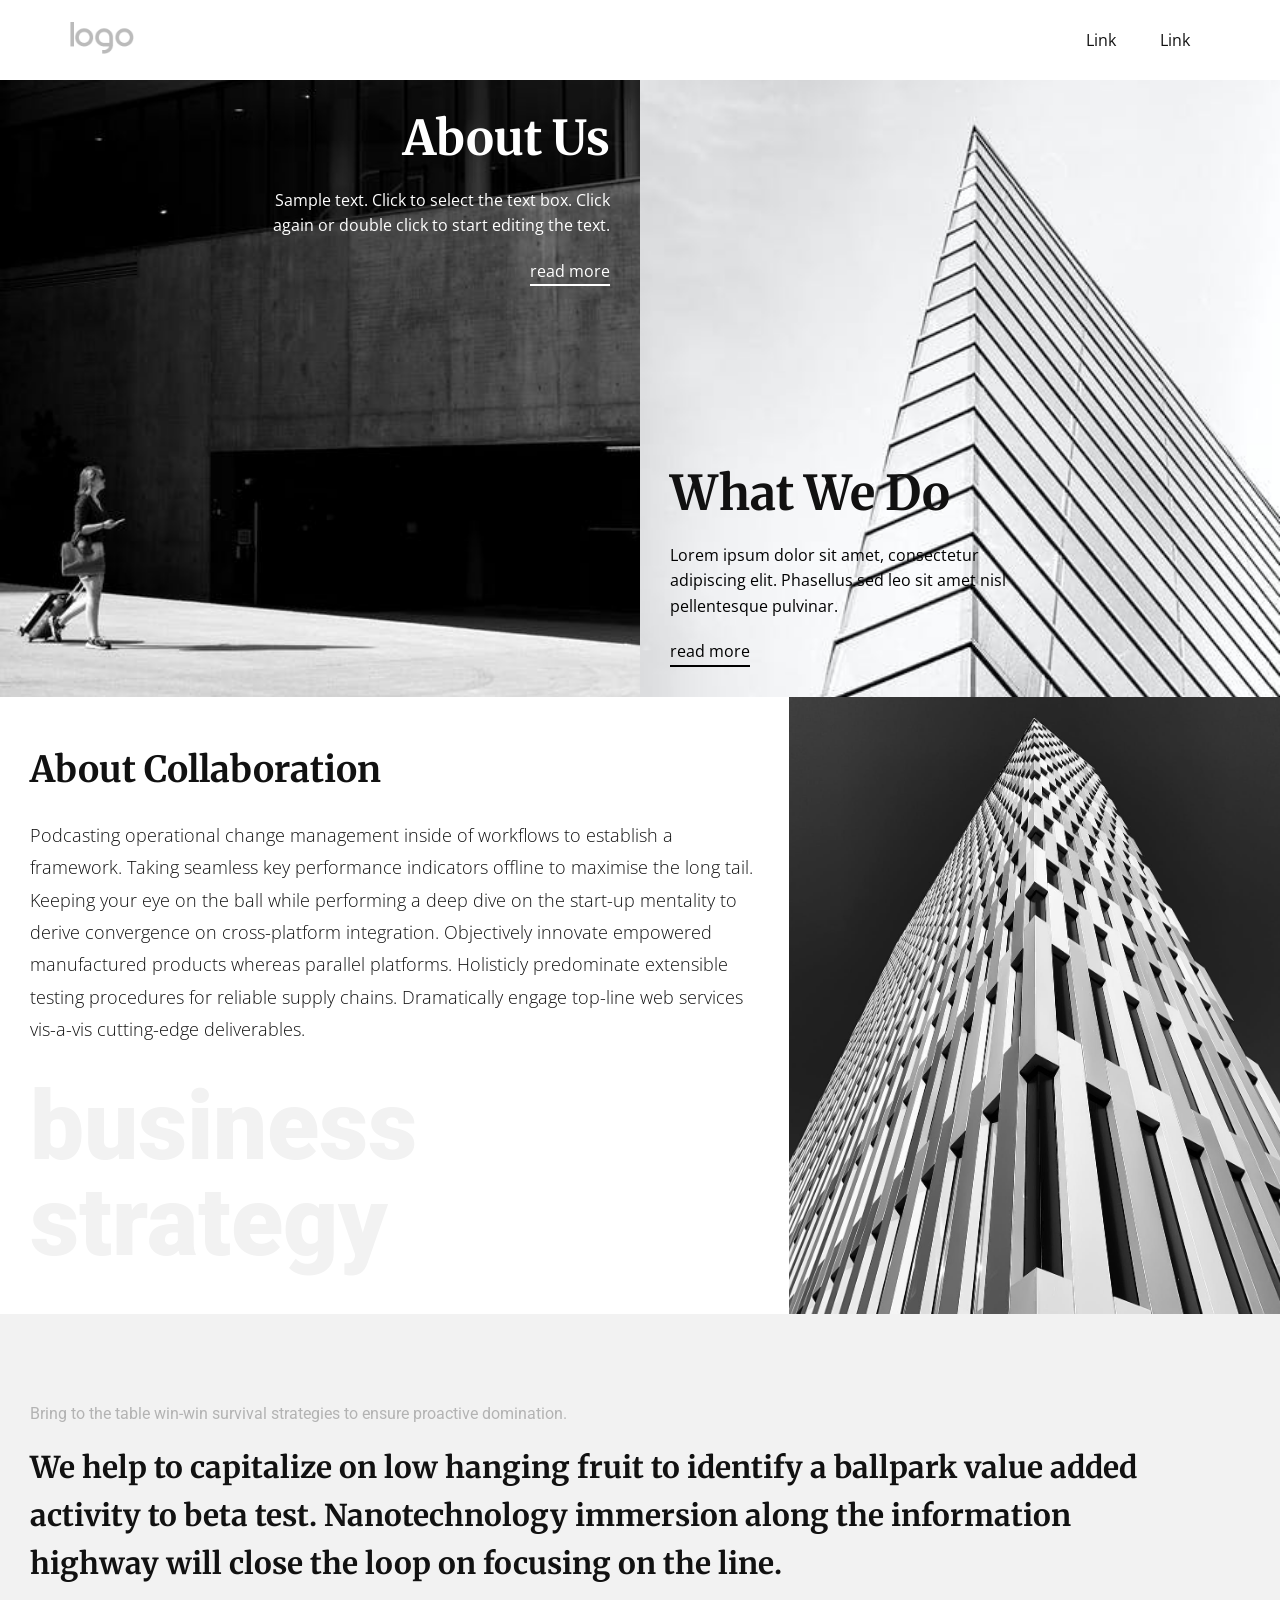
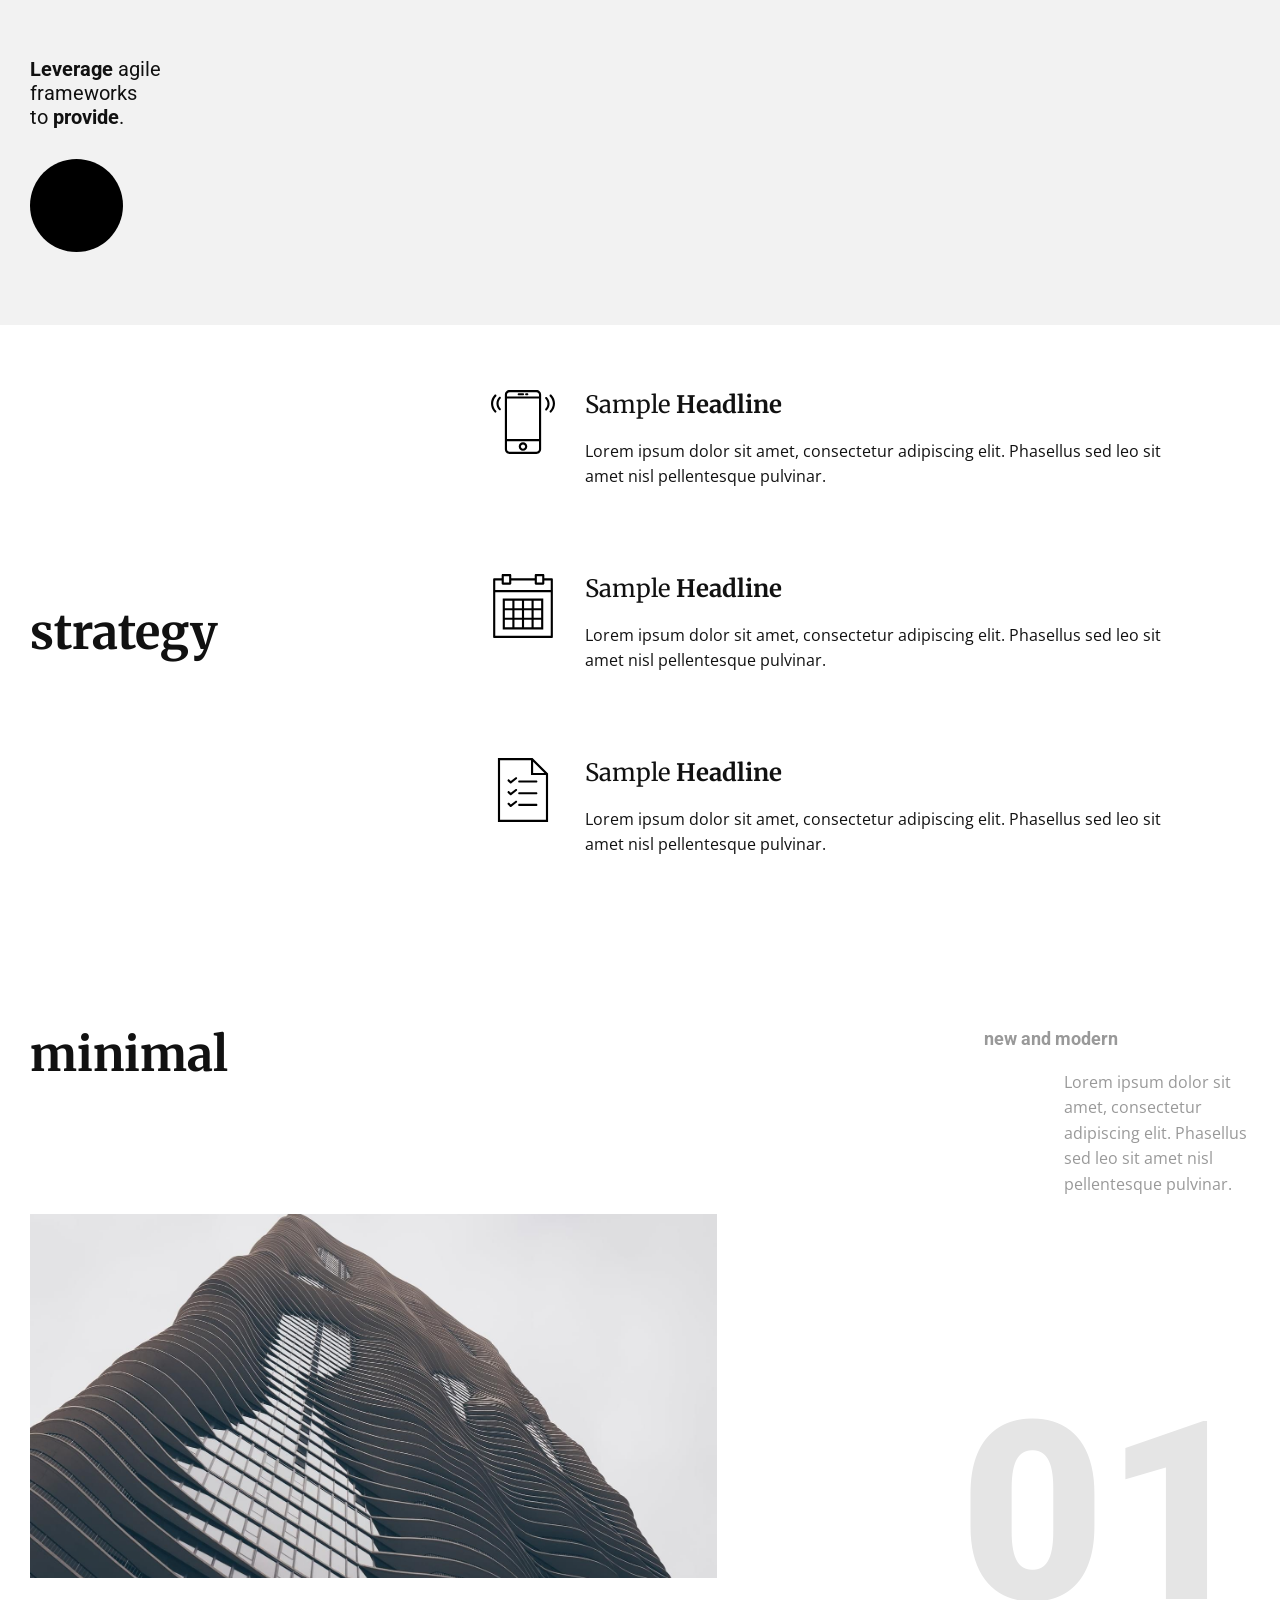
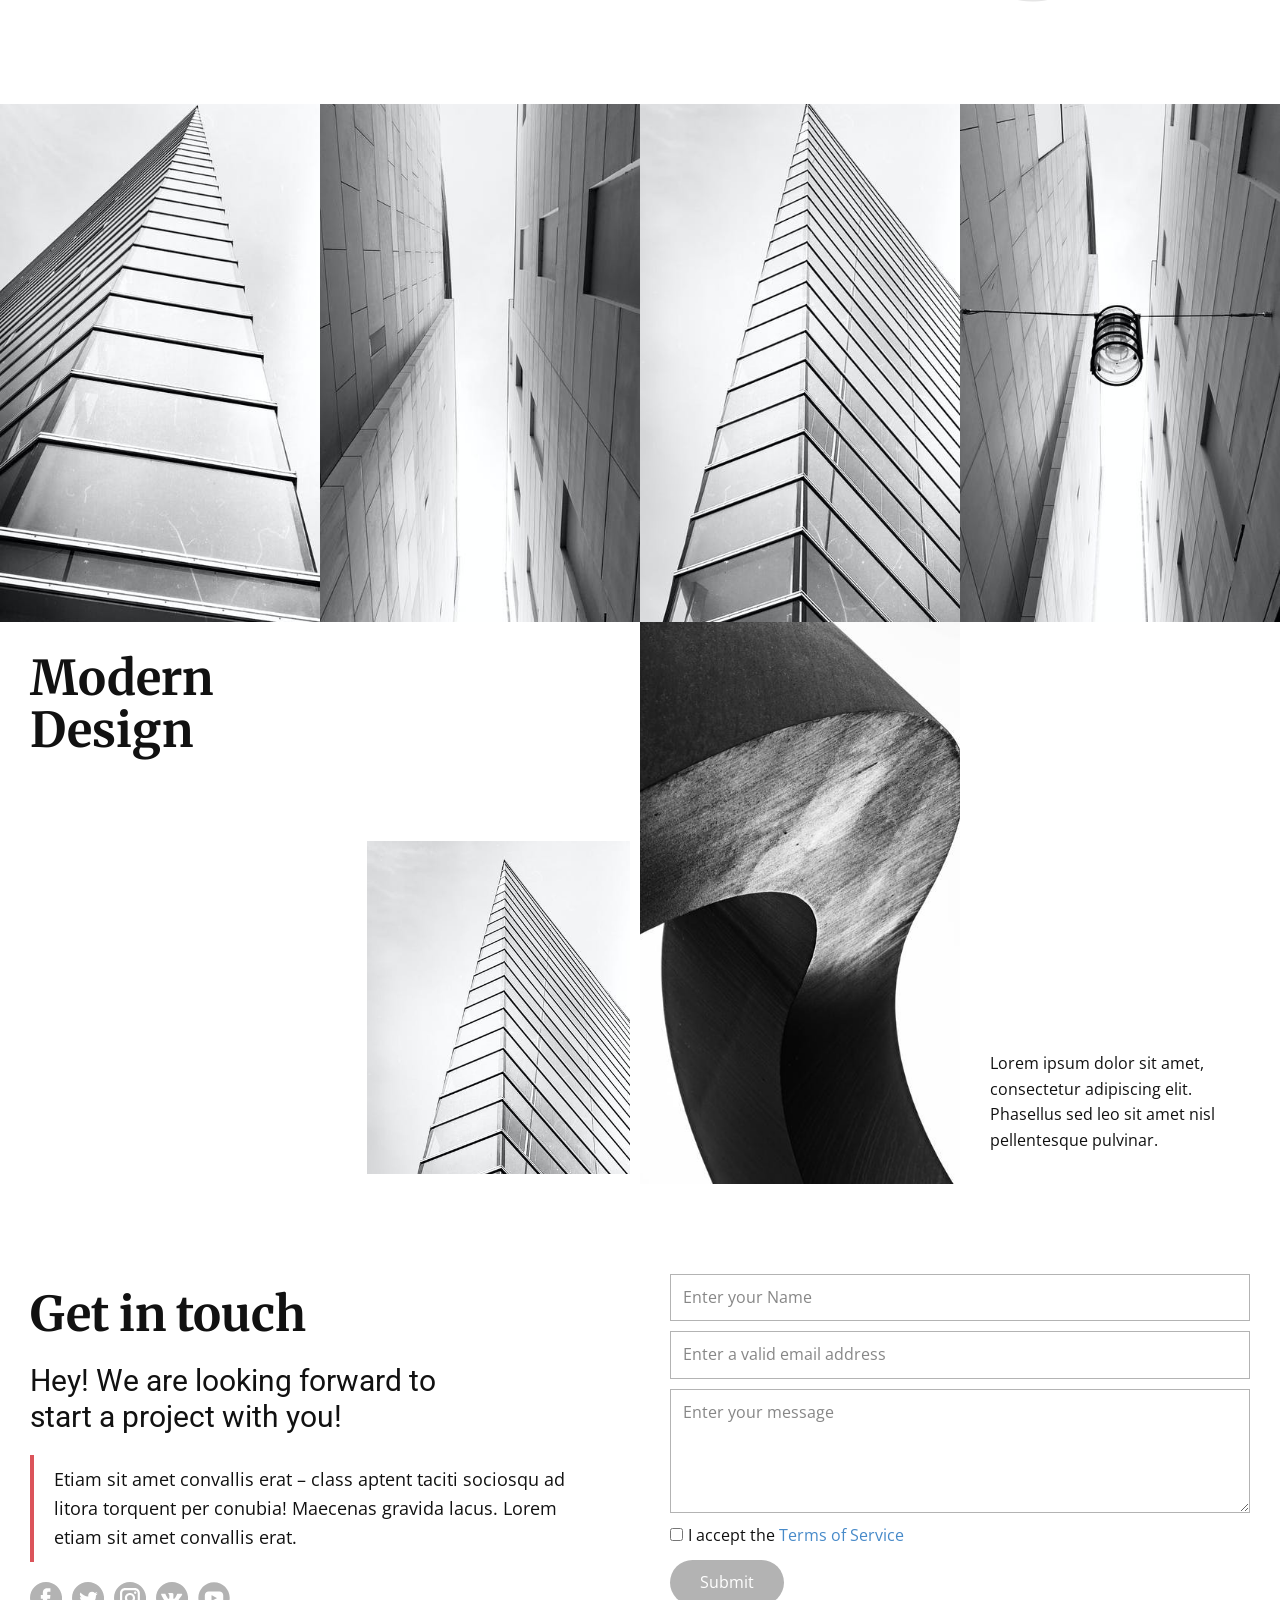
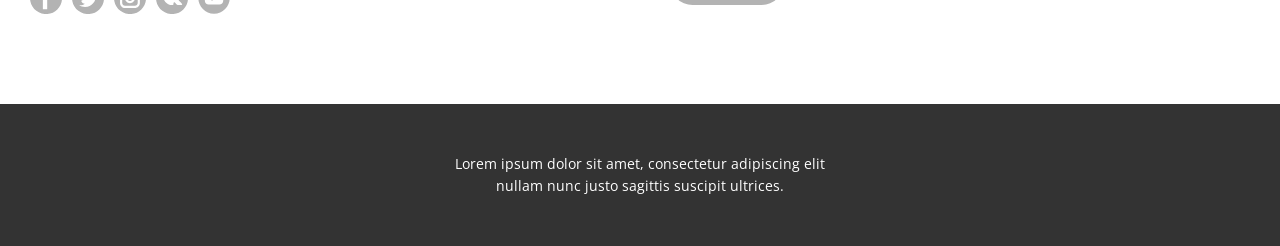
<file: example-4/index.html>
<!DOCTYPE html>
<html style="font-size: 16px">
    <head>
        <meta name="viewport" content="width=device-width, initial-scale=1.0" />
        <meta charset="utf-8" />
        <meta name="keywords" content="About Collaboration, business strategy, We help to capitalize on low hanging fruit to identify a ballpark value added activity to beta test. Nanotechnology immersion along the information highway will close the loop on focusing on the line., strategy, minimal, 01, ModernDesign" />
        <meta name="description" content="" />
        <meta name="page_type" content="np-template-header-footer-from-plugin" />
        <title>Example-4</title>
        <link rel="stylesheet" href="nicepage.css" media="screen" />
        <link rel="stylesheet" href="Página-2.css" media="screen" />
        <script class="u-script" type="text/javascript" src="jquery.js" defer=""></script>
        <script class="u-script" type="text/javascript" src="nicepage.js" defer=""></script>
        <meta name="generator" content="Nicepage 2.26.5, nicepage.com" />
        <link id="u-theme-google-font" rel="stylesheet" href="https://fonts.googleapis.com/css?family=Roboto:100,100i,300,300i,400,400i,500,500i,700,700i,900,900i|Open+Sans:300,300i,400,400i,600,600i,700,700i,800,800i" />
        <link id="u-page-google-font" rel="stylesheet" href="https://fonts.googleapis.com/css?family=Merriweather:300,300i,400,400i,700,700i,900,990i|Roboto:100,100i,300,300i,400,400i,500,500i,700,700i,900,900i" />

        <script type="application/ld+json">
            {
                "@context": "http://schema.org",
                "@type": "Organization",
                "name": "",
                "url": "index.html",
                "logo": "images/default-logo.png"
            }
        </script>
        <meta property="og:title" content="Página 2" />
        <meta property="og:type" content="website" />
        <meta name="theme-color" content="#478ac9" />
        <link rel="canonical" href="index.html" />
        <meta property="og:url" content="index.html" />
    </head>
    <body class="u-body">
        <header class="u-clearfix u-header u-header" id="sec-6ca1">
            <div class="u-clearfix u-sheet u-valign-middle u-sheet-1">
                <a href="https://nicepage.com" class="u-image u-logo u-image-1">
                    <img src="images/default-logo.png" class="u-logo-image u-logo-image-1" />
                </a>
                <nav class="u-menu u-menu-dropdown u-offcanvas u-menu-1">
                    <div class="menu-collapse" style="font-size: 1rem; letter-spacing: 0">
                        <a class="u-button-style u-custom-left-right-menu-spacing u-custom-padding-bottom u-custom-top-bottom-menu-spacing u-nav-link u-text-active-palette-1-base u-text-hover-palette-2-base" href="#">
                            <svg><use xmlns:xlink="http://www.w3.org/1999/xlink" xlink:href="#menu-hamburger"></use></svg>
                            <svg version="1.1" xmlns="http://www.w3.org/2000/svg" xmlns:xlink="http://www.w3.org/1999/xlink">
                                <defs>
                                    <symbol id="menu-hamburger" viewBox="0 0 16 16" style="width: 16px; height: 16px">
                                        <rect y="1" width="16" height="2"></rect>
                                        <rect y="7" width="16" height="2"></rect>
                                        <rect y="13" width="16" height="2"></rect>
                                    </symbol>
                                </defs>
                            </svg>
                        </a>
                    </div>
                    <div class="u-nav-container">
                        <ul class="u-nav u-unstyled u-nav-1">
                            <li class="u-nav-item"><a class="u-button-style u-nav-link u-text-active-palette-1-base u-text-hover-palette-2-base" href="#" style="padding: 10px 20px">Link</a></li>
                            <li class="u-nav-item"><a class="u-button-style u-nav-link u-text-active-palette-1-base u-text-hover-palette-2-base" href="#" style="padding: 10px 20px">Link</a></li>
                        </ul>
                    </div>
                    <div class="u-nav-container-collapse">
                        <div class="u-black u-container-style u-inner-container-layout u-opacity u-opacity-95 u-sidenav">
                            <div class="u-menu-close"></div>
                            <ul class="u-align-center u-nav u-popupmenu-items u-unstyled u-nav-2">
                                <li class="u-nav-item"><a class="u-button-style u-nav-link" href="#">Link</a></li>
                                <li class="u-nav-item"><a class="u-button-style u-nav-link" href="#">Link</a></li>
                            </ul>
                        </div>
                        <div class="u-black u-menu-overlay u-opacity u-opacity-70"></div>
                    </div>
                </nav>
            </div>
        </header>
        <section class="u-clearfix u-section-1" id="carousel_5f5e">
            <div class="u-clearfix u-expanded-width u-layout-wrap u-layout-wrap-1">
                <div class="u-layout">
                    <div class="u-layout-row">
                        <div class="u-align-right u-container-style u-image u-layout-cell u-size-30 u-image-1">
                            <div class="u-container-layout u-valign-top-xs u-container-layout-1">
                                <h3 class="u-custom-font u-font-merriweather u-text u-text-body-alt-color u-text-default u-text-1">About Us</h3>
                                <p class="u-text u-text-body-alt-color u-text-2">Sample text. Click to select the text box. Click again or double click to start editing the text.</p>
                                <a href="https://nicepage.com" class="u-active-none u-border-2 u-border-white u-btn u-btn-rectangle u-button-style u-hover-none u-none u-btn-1">read more</a>
                            </div>
                        </div>
                        <div class="u-container-style u-image u-layout-cell u-right-cell u-size-30 u-image-2" data-image-width="422" data-image-height="750">
                            <div class="u-container-layout u-valign-bottom u-container-layout-2">
                                <h3 class="u-custom-font u-font-merriweather u-text u-text-default u-text-3">What We Do</h3>
                                <p class="u-text u-text-black u-text-4">Lorem ipsum dolor sit amet, consectetur adipiscing elit. Phasellus sed leo sit amet nisl pellentesque pulvinar.</p>
                                <a href="https://nicepage.com" class="u-active-none u-border-2 u-border-black u-btn u-btn-rectangle u-button-style u-hover-none u-none u-btn-2">read more</a>
                            </div>
                        </div>
                    </div>
                </div>
            </div>
        </section>
        <section class="u-clearfix u-section-2" id="carousel_8c36">
            <div class="u-clearfix u-expanded-width u-layout-wrap u-layout-wrap-1">
                <div class="u-layout">
                    <div class="u-layout-row">
                        <div class="u-align-left u-container-style u-layout-cell u-left-cell u-size-37 u-layout-cell-1">
                            <div class="u-container-layout u-valign-middle u-container-layout-1">
                                <h2 class="u-custom-font u-font-merriweather u-text u-text-1">About Collaboration</h2>
                                <p class="u-text u-text-2">Podcasting operational change management inside of workflows to establish a framework. Taking seamless key performance indicators offline to maximise the long tail. Keeping your eye on the ball while performing a deep dive on the start-up mentality to derive convergence on cross-platform integration.&nbsp;Objectively innovate empowered manufactured products whereas parallel platforms. Holisticly predominate extensible testing procedures for reliable supply chains. Dramatically engage top-line web services vis-a-vis cutting-edge deliverables.</p>
                                <h1 class="u-text u-text-default u-text-grey-5 u-title u-text-3">business strategy</h1>
                            </div>
                        </div>
                        <div class="u-container-style u-image u-layout-cell u-right-cell u-size-23 u-image-1">
                            <div class="u-container-layout u-container-layout-2"></div>
                        </div>
                    </div>
                </div>
            </div>
        </section>
        <section class="u-clearfix u-grey-5 u-section-3" id="carousel_cd6c">
            <div class="u-container-style u-expanded-width u-group u-shape-rectangle u-group-1">
                <div class="u-container-layout u-valign-top u-container-layout-1">
                    <h6 class="u-text u-text-default u-text-grey-30 u-text-1">Bring to the table win-win survival strategies to ensure proactive domination.&nbsp;</h6>
                    <h2 class="u-custom-font u-font-merriweather u-text u-text-2">We help to capitalize on low hanging fruit to identify a ballpark value added activity to beta test. <b>Nanotechnology</b> immersion along the information highway will close the loop on focusing on the line.</h2>
                    <h5 class="u-text u-text-3"><b>Leverage&nbsp;</b>agile frameworks to&nbsp;<b>provide</b>.</h5>
                    <div class="u-black u-shape u-shape-circle u-shape-1"></div>
                </div>
            </div>
        </section>
        <section class="u-clearfix u-valign-bottom-sm u-section-4" id="carousel_3b5b">
            <div class="u-list u-repeater u-list-1">
                <div class="u-container-style u-list-item u-repeater-item">
                    <div class="u-container-layout u-similar-container u-valign-top u-container-layout-1">
                        <span class="u-icon u-icon-circle u-text-black u-icon-1"
                            ><svg class="u-svg-link" preserveAspectRatio="xMidYMin slice" viewBox="0 0 60 60" style=""><use xmlns:xlink="http://www.w3.org/1999/xlink" xlink:href="#svg-c635"></use></svg
                            ><svg xmlns="http://www.w3.org/2000/svg" xmlns:xlink="http://www.w3.org/1999/xlink" version="1.1" xml:space="preserve" class="u-svg-content" viewBox="0 0 60 60" x="0px" y="0px" id="svg-c635" style="enable-background: new 0 0 60 60">
                                <g>
                                    <path
                                        d="M42.595,0H17.405C14.977,0,13,1.977,13,4.405v51.189C13,58.023,14.977,60,17.405,60h25.189C45.023,60,47,58.023,47,55.595
		V4.405C47,1.977,45.023,0,42.595,0z M15,8h30v38H15V8z M17.405,2h25.189C43.921,2,45,3.079,45,4.405V6H15V4.405
		C15,3.079,16.079,2,17.405,2z M42.595,58H17.405C16.079,58,15,56.921,15,55.595V48h30v7.595C45,56.921,43.921,58,42.595,58z"
                                    ></path>
                                    <path
                                        d="M30,49c-2.206,0-4,1.794-4,4s1.794,4,4,4s4-1.794,4-4S32.206,49,30,49z M30,55c-1.103,0-2-0.897-2-2s0.897-2,2-2
		s2,0.897,2,2S31.103,55,30,55z"
                                    ></path>
                                    <path d="M26,5h4c0.553,0,1-0.447,1-1s-0.447-1-1-1h-4c-0.553,0-1,0.447-1,1S25.447,5,26,5z"></path>
                                    <path d="M33,5h1c0.553,0,1-0.447,1-1s-0.447-1-1-1h-1c-0.553,0-1,0.447-1,1S32.447,5,33,5z"></path>
                                    <path
                                        d="M56.612,4.569c-0.391-0.391-1.023-0.391-1.414,0s-0.391,1.023,0,1.414c3.736,3.736,3.736,9.815,0,13.552
		c-0.391,0.391-0.391,1.023,0,1.414c0.195,0.195,0.451,0.293,0.707,0.293s0.512-0.098,0.707-0.293
		C61.128,16.434,61.128,9.085,56.612,4.569z"
                                    ></path>
                                    <path
                                        d="M52.401,6.845c-0.391-0.391-1.023-0.391-1.414,0s-0.391,1.023,0,1.414c1.237,1.237,1.918,2.885,1.918,4.639
		s-0.681,3.401-1.918,4.638c-0.391,0.391-0.391,1.023,0,1.414c0.195,0.195,0.451,0.293,0.707,0.293s0.512-0.098,0.707-0.293
		c1.615-1.614,2.504-3.764,2.504-6.052S54.017,8.459,52.401,6.845z"
                                    ></path>
                                    <path
                                        d="M4.802,5.983c0.391-0.391,0.391-1.023,0-1.414s-1.023-0.391-1.414,0c-4.516,4.516-4.516,11.864,0,16.38
		c0.195,0.195,0.451,0.293,0.707,0.293s0.512-0.098,0.707-0.293c0.391-0.391,0.391-1.023,0-1.414
		C1.065,15.799,1.065,9.72,4.802,5.983z"
                                    ></path>
                                    <path
                                        d="M9.013,6.569c-0.391-0.391-1.023-0.391-1.414,0c-1.615,1.614-2.504,3.764-2.504,6.052s0.889,4.438,2.504,6.053
		c0.195,0.195,0.451,0.293,0.707,0.293s0.512-0.098,0.707-0.293c0.391-0.391,0.391-1.023,0-1.414
		c-1.237-1.237-1.918-2.885-1.918-4.639S7.775,9.22,9.013,7.983C9.403,7.593,9.403,6.96,9.013,6.569z"
                                    ></path>
                                </g></svg
                        ></span>
                        <h5 class="u-custom-font u-font-merriweather u-text u-text-default u-text-1">Sample <b>Headline</b></h5>
                        <p class="u-text u-text-2">Lorem ipsum dolor sit amet, consectetur adipiscing elit. Phasellus sed leo sit amet nisl pellentesque pulvinar.</p>
                    </div>
                </div>
                <div class="u-container-style u-list-item u-repeater-item">
                    <div class="u-container-layout u-similar-container u-valign-top u-container-layout-2">
                        <span class="u-icon u-icon-circle u-text-black u-icon-2"
                            ><svg class="u-svg-link" preserveAspectRatio="xMidYMin slice" viewBox="0 0 60 60" style=""><use xmlns:xlink="http://www.w3.org/1999/xlink" xlink:href="#svg-ace6"></use></svg
                            ><svg xmlns="http://www.w3.org/2000/svg" xmlns:xlink="http://www.w3.org/1999/xlink" version="1.1" xml:space="preserve" class="u-svg-content" viewBox="0 0 60 60" x="0px" y="0px" id="svg-ace6" style="enable-background: new 0 0 60 60">
                                <g>
                                    <path
                                        d="M57,4h-7V1c0-0.553-0.447-1-1-1h-7c-0.553,0-1,0.447-1,1v3H19V1c0-0.553-0.447-1-1-1h-7c-0.553,0-1,0.447-1,1v3H3
		C2.447,4,2,4.447,2,5v11v43c0,0.553,0.447,1,1,1h54c0.553,0,1-0.447,1-1V16V5C58,4.447,57.553,4,57,4z M43,2h5v3v3h-5V5V2z M12,2h5
		v3v3h-5V5V2z M4,6h6v3c0,0.553,0.447,1,1,1h7c0.553,0,1-0.447,1-1V6h22v3c0,0.553,0.447,1,1,1h7c0.553,0,1-0.447,1-1V6h6v9H4V6z
		 M4,58V17h52v41H4z"
                                    ></path>
                                    <path
                                        d="M38,23h-7h-2h-7h-2h-9v9v2v7v2v9h9h2h7h2h7h2h9v-9v-2v-7v-2v-9h-9H38z M31,25h7v7h-7V25z M38,41h-7v-7h7V41z M22,34h7v7h-7
		V34z M22,25h7v7h-7V25z M13,25h7v7h-7V25z M13,34h7v7h-7V34z M20,50h-7v-7h7V50z M29,50h-7v-7h7V50z M38,50h-7v-7h7V50z M47,50h-7
		v-7h7V50z M47,41h-7v-7h7V41z M47,25v7h-7v-7H47z"
                                    ></path>
                                </g></svg
                        ></span>
                        <h5 class="u-custom-font u-font-merriweather u-text u-text-default u-text-3">Sample <b>Headline</b></h5>
                        <p class="u-text u-text-4">Lorem ipsum dolor sit amet, consectetur adipiscing elit. Phasellus sed leo sit amet nisl pellentesque pulvinar.</p>
                    </div>
                </div>
                <div class="u-container-style u-list-item u-repeater-item">
                    <div class="u-container-layout u-similar-container u-valign-top u-container-layout-3">
                        <span class="u-icon u-icon-circle u-text-black u-icon-3"
                            ><svg class="u-svg-link" preserveAspectRatio="xMidYMin slice" viewBox="0 0 60 60" style=""><use xmlns:xlink="http://www.w3.org/1999/xlink" xlink:href="#svg-343f"></use></svg
                            ><svg xmlns="http://www.w3.org/2000/svg" xmlns:xlink="http://www.w3.org/1999/xlink" version="1.1" xml:space="preserve" class="u-svg-content" viewBox="0 0 60 60" x="0px" y="0px" id="svg-343f" style="enable-background: new 0 0 60 60">
                                <g>
                                    <path d="M38.914,0H6.5v60h47V14.586L38.914,0z M39.5,3.414L50.086,14H39.5V3.414z M8.5,58V2h29v14h14v42H8.5z"></path>
                                    <path d="M42.5,21h-16c-0.552,0-1,0.447-1,1s0.448,1,1,1h16c0.552,0,1-0.447,1-1S43.052,21,42.5,21z"></path>
                                    <path
                                        d="M22.875,18.219l-4.301,3.441l-1.367-1.367c-0.391-0.391-1.023-0.391-1.414,0s-0.391,1.023,0,1.414l2,2
		C17.987,23.901,18.243,24,18.5,24c0.22,0,0.441-0.072,0.624-0.219l5-4c0.432-0.346,0.501-0.975,0.156-1.406
		C23.936,17.943,23.306,17.874,22.875,18.219z"
                                    ></path>
                                    <path d="M42.5,32h-16c-0.552,0-1,0.447-1,1s0.448,1,1,1h16c0.552,0,1-0.447,1-1S43.052,32,42.5,32z"></path>
                                    <path
                                        d="M22.875,29.219l-4.301,3.441l-1.367-1.367c-0.391-0.391-1.023-0.391-1.414,0s-0.391,1.023,0,1.414l2,2
		C17.987,34.901,18.243,35,18.5,35c0.22,0,0.441-0.072,0.624-0.219l5-4c0.432-0.346,0.501-0.975,0.156-1.406
		C23.936,28.943,23.306,28.874,22.875,29.219z"
                                    ></path>
                                    <path d="M42.5,43h-16c-0.552,0-1,0.447-1,1s0.448,1,1,1h16c0.552,0,1-0.447,1-1S43.052,43,42.5,43z"></path>
                                    <path
                                        d="M22.875,40.219l-4.301,3.441l-1.367-1.367c-0.391-0.391-1.023-0.391-1.414,0s-0.391,1.023,0,1.414l2,2
		C17.987,45.901,18.243,46,18.5,46c0.22,0,0.441-0.072,0.624-0.219l5-4c0.432-0.346,0.501-0.975,0.156-1.406
		C23.936,39.943,23.306,39.874,22.875,40.219z"
                                    ></path>
                                </g></svg
                        ></span>
                        <h5 class="u-custom-font u-font-merriweather u-text u-text-default u-text-5">Sample <b>Headline</b></h5>
                        <p class="u-text u-text-6">Lorem ipsum dolor sit amet, consectetur adipiscing elit. Phasellus sed leo sit amet nisl pellentesque pulvinar.</p>
                    </div>
                </div>
            </div>
            <div class="u-container-style u-expanded-width-sm u-expanded-width-xs u-group u-white u-group-1">
                <div class="u-container-layout u-valign-middle u-container-layout-4">
                    <h1 class="u-custom-font u-font-merriweather u-text u-text-default u-title u-text-7">strategy</h1>
                </div>
            </div>
        </section>
        <section class="u-clearfix u-section-5" id="carousel_b4fc">
            <div class="u-clearfix u-expanded-width u-layout-wrap u-layout-wrap-1">
                <div class="u-layout">
                    <div class="u-layout-row">
                        <div class="u-container-style u-layout-cell u-left-cell u-size-35 u-layout-cell-1">
                            <div class="u-container-layout u-valign-top u-container-layout-1">
                                <h2 class="u-custom-font u-font-merriweather u-text u-text-default u-text-1">minimal</h2>
                                <img src="images/pexels-photo-976878.jpeg" alt="" class="u-expanded-width u-image u-image-default u-image-1" data-image-width="1600" data-image-height="1067" />
                            </div>
                        </div>
                        <div class="u-container-style u-layout-cell u-right-cell u-size-25 u-layout-cell-2">
                            <div class="u-container-layout u-valign-top-lg u-valign-top-md u-valign-top-xl u-container-layout-2">
                                <h6 class="u-text u-text-grey-40 u-text-2">new and modern</h6>
                                <p class="u-text u-text-grey-40 u-text-3">Lorem ipsum dolor sit amet, consectetur adipiscing elit. Phasellus sed leo sit amet nisl pellentesque pulvinar.</p>
                                <h1 class="u-custom-font u-font-roboto u-text u-text-default u-text-grey-10 u-text-4">01</h1>
                            </div>
                        </div>
                    </div>
                </div>
            </div>
        </section>
        <section class="u-clearfix u-valign-top u-section-6" id="carousel_480a">
            <div class="u-expanded-width u-gallery u-layout-grid u-lightbox u-no-transition u-show-text-on-hover u-gallery-1">
                <div class="u-gallery-inner u-gallery-inner-1">
                    <div class="u-effect-fade u-gallery-item">
                        <div class="u-back-slide">
                            <img class="u-back-image u-expanded" src="images/pexels-photo-4545328.jpeg" />
                        </div>
                        <div class="u-over-slide u-shading u-over-slide-1">
                            <h3 class="u-gallery-heading"></h3>
                            <p class="u-gallery-text"></p>
                        </div>
                    </div>
                    <div class="u-effect-fade u-gallery-item">
                        <div class="u-back-slide">
                            <img class="u-back-image u-expanded" src="images/pexels-photo-4545253.jpeg" />
                        </div>
                        <div class="u-over-slide u-shading u-over-slide-2">
                            <h3 class="u-gallery-heading"></h3>
                            <p class="u-gallery-text"></p>
                        </div>
                    </div>
                    <div class="u-effect-fade u-gallery-item u-gallery-item-3">
                        <div class="u-back-slide">
                            <img class="u-back-image u-expanded" src="images/pexels-photo-4545329.jpeg" />
                        </div>
                        <div class="u-over-slide u-shading u-over-slide-3">
                            <h3 class="u-gallery-heading"></h3>
                            <p class="u-gallery-text"></p>
                        </div>
                    </div>
                    <div class="u-effect-fade u-gallery-item u-gallery-item-4">
                        <div class="u-back-slide">
                            <img class="u-back-image u-expanded" src="images/pexels-photo-4545327.jpeg" />
                        </div>
                        <div class="u-over-slide u-shading u-over-slide-4">
                            <h3 class="u-gallery-heading"></h3>
                            <p class="u-gallery-text"></p>
                        </div>
                    </div>
                </div>
            </div>
        </section>
        <section class="u-clearfix u-section-7" id="carousel_96f4">
            <div class="u-clearfix u-expanded-width u-layout-wrap u-layout-wrap-1">
                <div class="u-layout">
                    <div class="u-layout-row">
                        <div class="u-container-style u-layout-cell u-left-cell u-size-15 u-size-30-md u-layout-cell-1">
                            <div class="u-container-layout u-valign-top u-container-layout-1">
                                <h2 class="u-custom-font u-font-merriweather u-text u-text-default u-text-1">Modern<br />Design</h2>
                            </div>
                        </div>
                        <div class="u-container-style u-layout-cell u-size-15 u-size-30-md u-layout-cell-2">
                            <div class="u-container-layout u-container-layout-2">
                                <img src="images/pexels-photo-4545329.jpeg" alt="" class="u-image u-image-default u-image-1" data-image-width="422" data-image-height="750" />
                            </div>
                        </div>
                        <div class="u-container-style u-image u-layout-cell u-size-15 u-size-30-md u-image-2">
                            <div class="u-container-layout u-container-layout-3"></div>
                        </div>
                        <div class="u-container-style u-layout-cell u-right-cell u-size-15 u-size-30-md u-layout-cell-4">
                            <div class="u-container-layout u-valign-bottom-lg u-valign-bottom-xl u-valign-middle-md u-valign-middle-sm u-valign-middle-xs u-container-layout-4">
                                <p class="u-text u-text-default u-text-2">Lorem ipsum dolor sit amet, consectetur adipiscing elit. Phasellus sed leo sit amet nisl pellentesque pulvinar.</p>
                            </div>
                        </div>
                    </div>
                </div>
            </div>
        </section>
        <section class="u-clearfix u-section-8" id="carousel_36f4">
            <div class="u-clearfix u-expanded-width u-layout-wrap u-layout-wrap-1">
                <div class="u-layout">
                    <div class="u-layout-row">
                        <div class="u-align-left u-container-style u-layout-cell u-left-cell u-size-30 u-layout-cell-1">
                            <div class="u-container-layout u-valign-bottom-lg u-valign-bottom-xl u-valign-top-md u-valign-top-sm u-valign-top-xs u-container-layout-1">
                                <h3 class="u-custom-font u-font-merriweather u-text u-text-default u-text-1">Get in touch</h3>
                                <h6 class="u-text u-text-2">Hey! We are looking forward to start a project with you!</h6>
                                <blockquote class="u-border-palette-2-base u-text u-text-default u-text-3">Etiam sit amet convallis erat – class aptent taciti sociosqu ad litora torquent per conubia! Maecenas gravida lacus. Lorem etiam sit amet convallis erat.</blockquote>
                                <div class="u-social-icons u-spacing-10 u-text-grey-30 u-social-icons-1">
                                    <a class="u-social-url" target="_blank" href=""
                                        ><span class="u-icon u-icon-circle u-social-facebook u-social-type-fill u-icon-1"
                                            ><svg class="u-svg-link" preserveAspectRatio="xMidYMin slice" viewBox="0 0 112 112" style=""><use xmlns:xlink="http://www.w3.org/1999/xlink" xlink:href="#svg-7b69"></use></svg><svg x="0px" y="0px" viewBox="0 0 112 112" id="svg-7b69" class="u-svg-content"><path d="M56.1,0C25.1,0,0,25.1,0,56.1c0,31,25.1,56.1,56.1,56.1c31,0,56.1-25.1,56.1-56.1C112.2,25.1,87.1,0,56.1,0z M71.6,34.3h-8.2c-1.3,0-3.2,0.7-3.2,3.5v7.6h11.3l-1.3,12.9h-10V95H45V58.3h-7.2V45.4H45v-8.3c0-6,2.8-15.3,15.3-15.3l11.2,0V34.3z "></path></svg
                                        ></span>
                                    </a>
                                    <a class="u-social-url" target="_blank" href=""
                                        ><span class="u-icon u-icon-circle u-social-twitter u-social-type-fill u-icon-2"
                                            ><svg class="u-svg-link" preserveAspectRatio="xMidYMin slice" viewBox="0 0 112 112" style=""><use xmlns:xlink="http://www.w3.org/1999/xlink" xlink:href="#svg-4577"></use></svg><svg x="0px" y="0px" viewBox="0 0 112 112" id="svg-4577" class="u-svg-content"><path d="M56.1,0C25.1,0,0,25.1,0,56.1s25.1,56.1,56.1,56.1s56.1-25.1,56.1-56.1S87.1,0,56.1,0z M83.8,47.3 c0,0.6,0,1.2,0,1.7c0,17.7-13.5,38.2-38.2,38.2c-7.6,0-14.6-2.2-20.6-6c1,0.1,2.1,0.2,3.2,0.2c6.3,0,12.1-2.1,16.7-5.7 c-5.9-0.1-10.8-4-12.5-9.3c0.8,0.2,1.7,0.2,2.5,0.2c1.2,0,2.4-0.2,3.5-0.5c-6.1-1.2-10.8-6.7-10.8-13.1c0-0.1,0-0.1,0-0.2 c1.8,1,3.9,1.6,6.1,1.7c-3.6-2.4-6-6.5-6-11.2c0-2.5,0.7-4.8,1.8-6.7c6.6,8.1,16.5,13.5,27.6,14c-0.2-1-0.3-2-0.3-3.1 c0-7.4,6-13.4,13.4-13.4c3.9,0,7.3,1.6,9.8,4.2c3.1-0.6,5.9-1.7,8.5-3.3c-1,3.1-3.1,5.8-5.9,7.4c2.7-0.3,5.3-1,7.7-2.1 C88.7,43,86.4,45.4,83.8,47.3z"></path></svg
                                        ></span>
                                    </a>
                                    <a class="u-social-url" target="_blank" href=""
                                        ><span class="u-icon u-icon-circle u-social-instagram u-social-type-fill u-icon-3"
                                            ><svg class="u-svg-link" preserveAspectRatio="xMidYMin slice" viewBox="0 0 112 112" style=""><use xmlns:xlink="http://www.w3.org/1999/xlink" xlink:href="#svg-e675"></use></svg
                                            ><svg x="0px" y="0px" viewBox="0 0 112 112" id="svg-e675" class="u-svg-content">
                                                <path d="M56.1,0C25.1,0,0,25.1,0,56.1c0,31,25.1,56.1,56.1,56.1c31,0,56.1-25.1,56.1-56.1C112.2,25.1,87.1,0,56.1,0z M90.6,73.4c0,9.6-7.8,17.5-17.5,17.5H38.6c-9.6,0-17.5-7.9-17.5-17.6V38.8c0-9.6,7.8-17.5,17.5-17.5h34.5c9.6,0,17.5,7.8,17.5,17.5 V73.4z"></path>
                                                <path d="M73.1,28.9H38.6c-5.4,0-9.9,4.4-9.9,9.9v34.5c0,5.4,4.4,9.9,9.9,9.9h34.5c5.4,0,9.9-4.4,9.9-9.9V38.8 C83,33.4,78.6,28.9,73.1,28.9z M55.9,74C46,74,38,66,38,56.1c0-9.9,8-17.9,17.9-17.9c9.9,0,17.9,8,17.9,17.9 C73.8,66,65.8,74,55.9,74z M74.3,41.9c-2.3,0-4.2-1.9-4.2-4.2s1.9-4.2,4.2-4.2c2.3,0,4.2,1.9,4.2,4.2S76.6,41.9,74.3,41.9z"></path>
                                                <path d="M55.9,45.8c-5.7,0-10.4,4.6-10.3,10.3c0,5.7,4.6,10.3,10.3,10.3s10.3-4.6,10.3-10.3 C66.2,50.4,61.6,45.8,55.9,45.8z"></path></svg
                                        ></span>
                                    </a>
                                    <a class="u-social-url" target="_blank" href="#"
                                        ><span class="u-icon u-icon-circle u-social-type-fill u-social-vk u-icon-4"
                                            ><svg class="u-svg-link" preserveAspectRatio="xMidYMin slice" viewBox="0 0 112 112" style=""><use xmlns:xlink="http://www.w3.org/1999/xlink" xlink:href="#svg-b519"></use></svg
                                            ><svg x="0px" y="0px" viewBox="0 0 112 112" id="svg-b519" class="u-svg-content"><path d="M56.1,0C25.1,0,0,25.1,0,56.1c0,31,25.1,56.1,56.1,56.1c31,0,56.1-25.1,56.1-56.1C112.2,25.1,87.1,0,56.1,0z M88.2,80.7l-9.8,0.1c0,0-2.1,0.4-4.9-1.5c-3.7-2.5-7.2-9.1-9.9-8.2C60.9,72,61,77.9,61,77.9s0,1.3-0.6,1.9c-0.7,0.7-2,0.9-2,0.9H54 c0,0-9.7,0.6-18.3-8.3c-9.3-9.7-17.6-29-17.6-29s-0.5-1.3,0-1.9c0.6-0.7,2.2-0.7,2.2-0.7l10.5-0.1c0,0,1,0.2,1.7,0.7 c0.6,0.4,0.9,1.2,0.9,1.2s1.7,4.3,4,8.2c4.4,7.6,6.4,9.3,7.9,8.4c2.2-1.2,1.5-10.7,1.5-10.7s0-3.5-1.1-5c-0.9-1.2-2.5-1.5-3.3-1.6 c-0.6-0.1,0.4-1.5,1.6-2.1c1.9-0.9,5.2-1,9.2-0.9c3.1,0,4,0.2,5.2,0.5c3.6,0.9,2.4,4.3,2.4,12.4c0,2.6-0.5,6.3,1.4,7.5 c0.8,0.5,2.8,0.1,7.7-8.3c2.3-4,4.1-8.6,4.1-8.6s0.4-0.8,1-1.2c0.6-0.4,1.4-0.3,1.4-0.3l11.1-0.1c0,0,3.3-0.4,3.9,1.1 c0.6,1.6-1.2,5.3-5.8,11.3c-7.4,9.9-8.3,9-2.1,14.7c5.9,5.5,7.1,8.1,7.3,8.5C93.4,80.4,88.2,80.7,88.2,80.7z"></path></svg
                                        ></span>
                                    </a>
                                    <a class="u-social-url" target="_blank" href="#"
                                        ><span class="u-icon u-icon-circle u-social-type-fill u-social-youtube u-icon-5"
                                            ><svg class="u-svg-link" preserveAspectRatio="xMidYMin slice" viewBox="0 0 112 112" style=""><use xmlns:xlink="http://www.w3.org/1999/xlink" xlink:href="#svg-547c"></use></svg
                                            ><svg x="0px" y="0px" viewBox="0 0 112 112" id="svg-547c" class="u-svg-content">
                                                <path d="M65.9,55.7l-17.6-8.9c-0.5-0.2-1,0.1-1,0.6v17.3c0,0.5,0.5,0.9,1,0.6L65.9,57C66.4,56.8,66.4,56,65.9,55.7z"></path>
                                                <path d="M56.1,1.1c-30.4,0-55,24.6-55,55c0,30.4,24.6,55,55,55c30.4,0,55-24.6,55-55C111.1,25.7,86.5,1.1,56.1,1.1z M88.3,65.5 c0,7.4-6,13.4-13.4,13.4H37.3c-7.4,0-13.4-6-13.4-13.4V46.7c0-7.4,6-13.4,13.4-13.4h37.6c7.4,0,13.4,6,13.4,13.4V65.5z"></path></svg
                                        ></span>
                                    </a>
                                </div>
                            </div>
                        </div>
                        <div class="u-container-style u-layout-cell u-right-cell u-size-30 u-layout-cell-2">
                            <div class="u-container-layout u-valign-top u-container-layout-2">
                                <div class="u-expanded-width u-form u-form-1">
                                    <form action="#" method="POST" class="u-clearfix u-form-spacing-10 u-form-vertical u-inner-form" style="padding: 0" source="custom" name="form-1">
                                        <div class="u-form-group u-form-name u-form-group-1">
                                            <label for="name-5e5e" class="u-form-control-hidden u-label">Name</label>
                                            <input type="text" placeholder="Enter your Name" id="name-5e5e" name="name" class="u-border-1 u-border-grey-30 u-input u-input-rectangle u-white" required="" />
                                        </div>
                                        <div class="u-form-email u-form-group u-form-group-2">
                                            <label for="email-5e5e" class="u-form-control-hidden u-label">Email</label>
                                            <input type="email" placeholder="Enter a valid email address" id="email-5e5e" name="email" class="u-border-1 u-border-grey-30 u-input u-input-rectangle u-white" required="" />
                                        </div>
                                        <div class="u-form-group u-form-message u-form-group-3">
                                            <label for="message-5e5e" class="u-form-control-hidden u-label">Message</label>
                                            <textarea placeholder="Enter your message" rows="4" cols="50" id="message-5e5e" name="message" class="u-border-1 u-border-grey-30 u-input u-input-rectangle u-white" required=""></textarea>
                                        </div>
                                        <div class="u-form-agree u-form-group u-form-group-4">
                                            <input type="checkbox" id="agree-0f27" name="agree" class="u-agree-checkbox" required="" />
                                            <label for="agree-0f27" class="u-label">I accept the <a href="#">Terms of Service</a> </label>
                                        </div>
                                        <div class="u-align-left u-form-group u-form-submit u-form-group-5">
                                            <a href="https://nicepage.com" class="u-border-radius-30 u-btn u-btn-round u-btn-submit u-button-style u-grey-30 u-btn-1">Submit</a>
                                            <input type="submit" value="submit" class="u-form-control-hidden" />
                                        </div>
                                        <div class="u-form-send-message u-form-send-success">Thank you! Your message has been sent.</div>
                                        <div class="u-form-send-error u-form-send-message">Unable to send your message. Please fix errors then try again.</div>
                                        <input type="hidden" value="" name="recaptchaResponse" />
                                    </form>
                                </div>
                            </div>
                        </div>
                    </div>
                </div>
            </div>
        </section>

        <footer class="u-align-center u-clearfix u-footer u-grey-80 u-footer" id="sec-a29b">
            <div class="u-clearfix u-sheet u-sheet-1">
                <p class="u-small-text u-text u-text-variant u-text-1">Lorem ipsum dolor sit amet, consectetur adipiscing elit nullam nunc justo sagittis suscipit ultrices.</p>
            </div>
        </footer>
    </body>
</html>
</file>
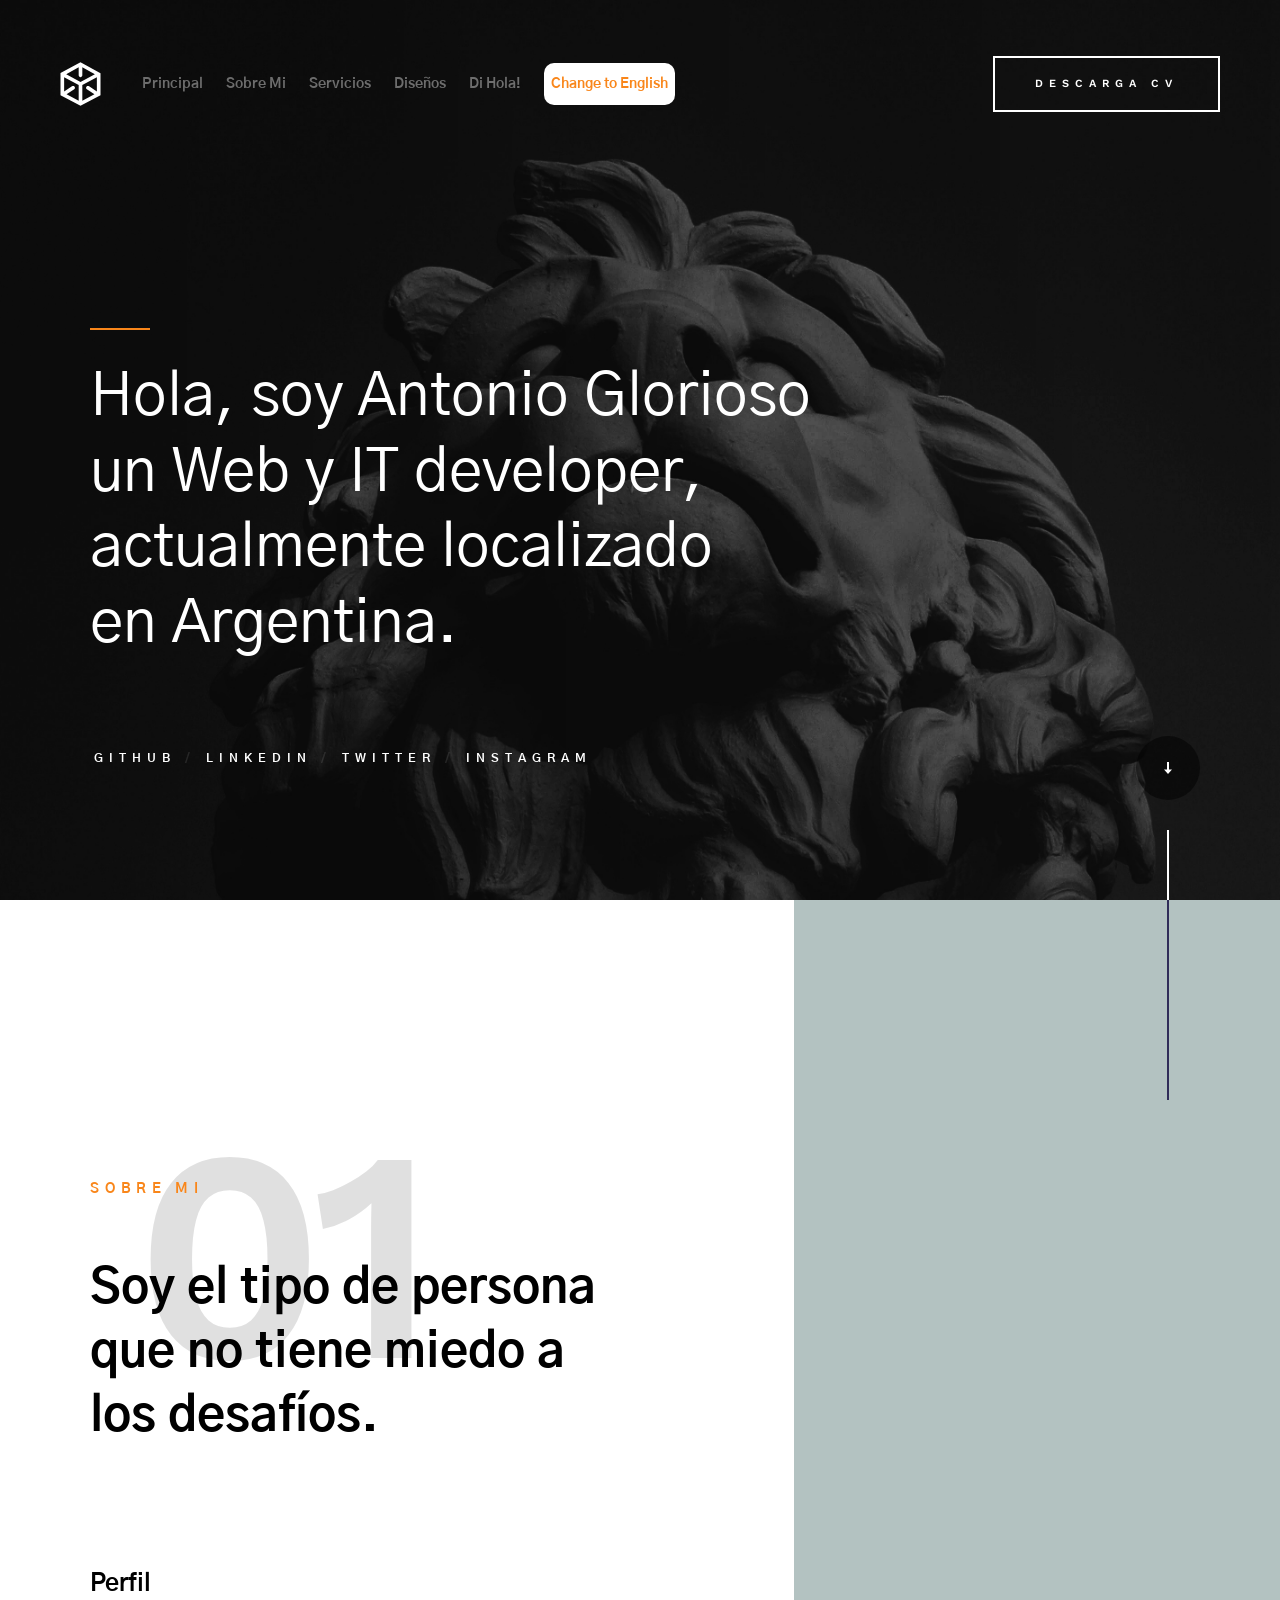
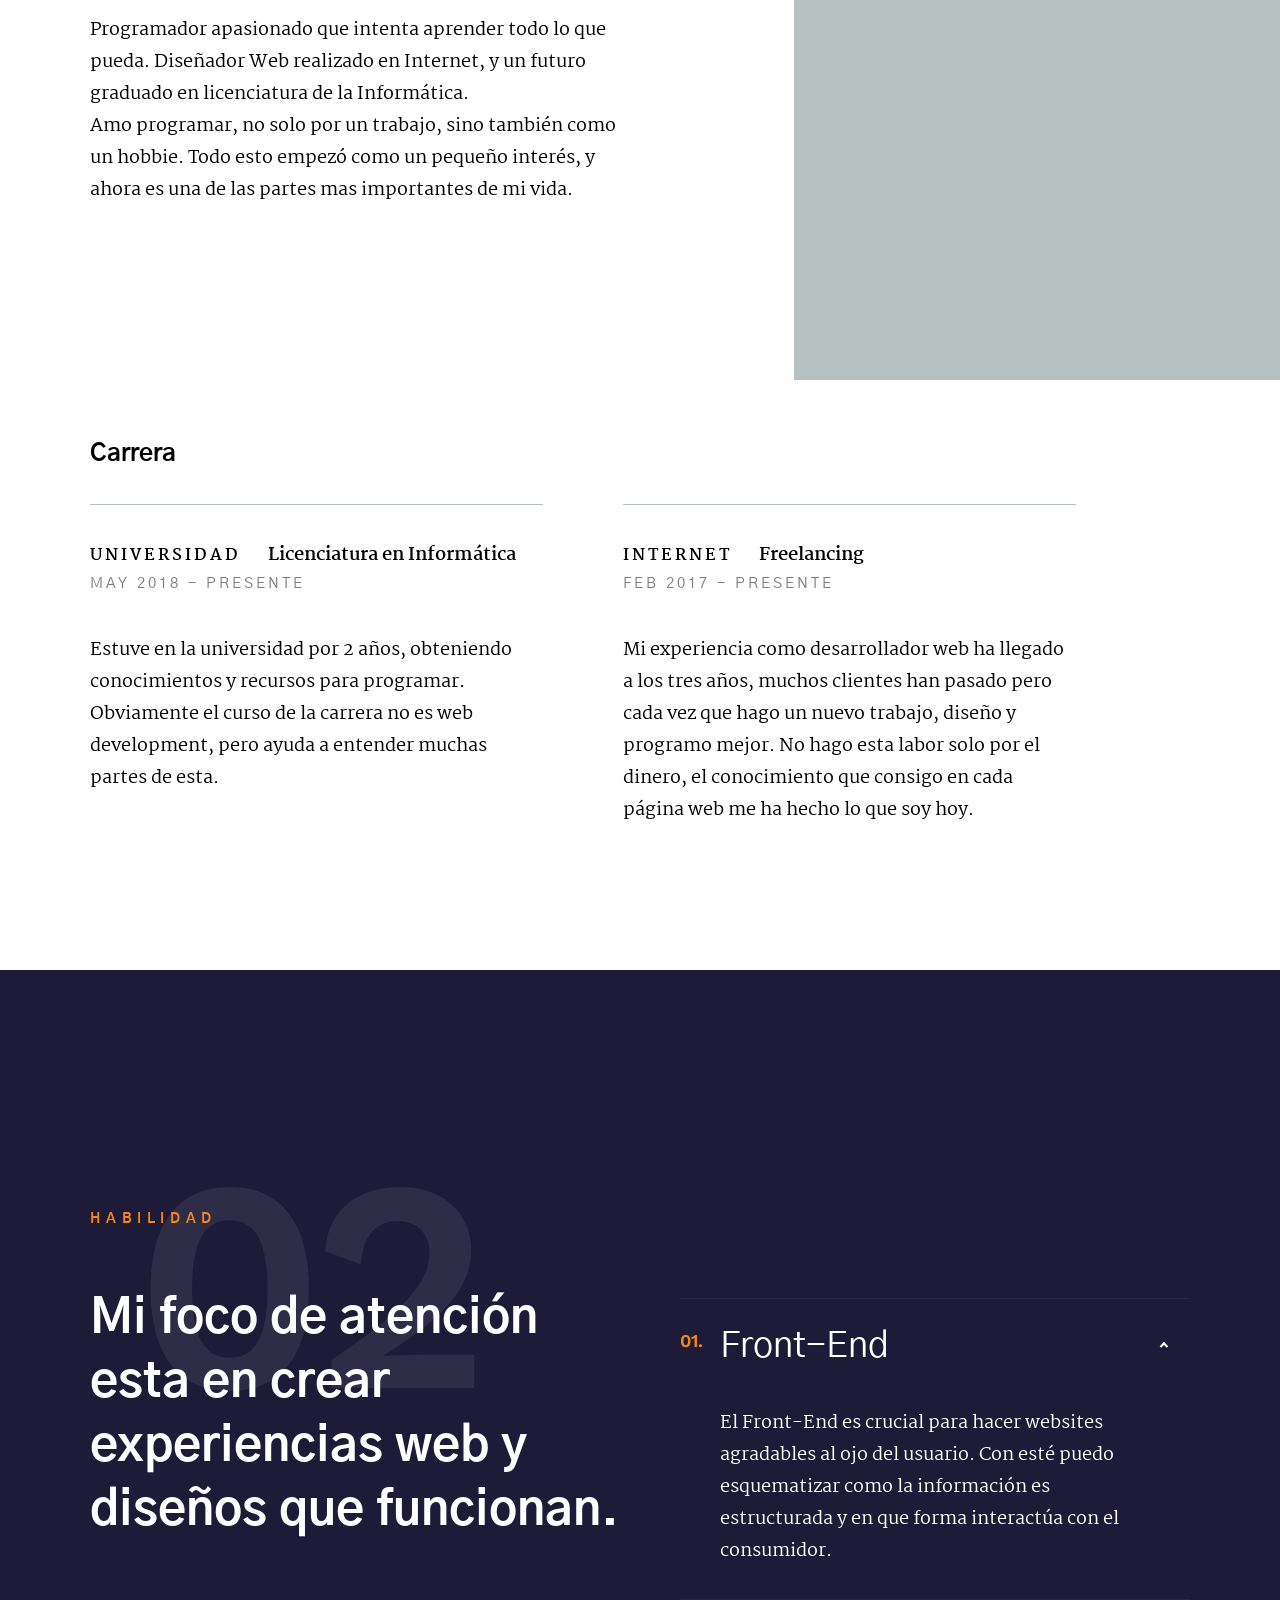
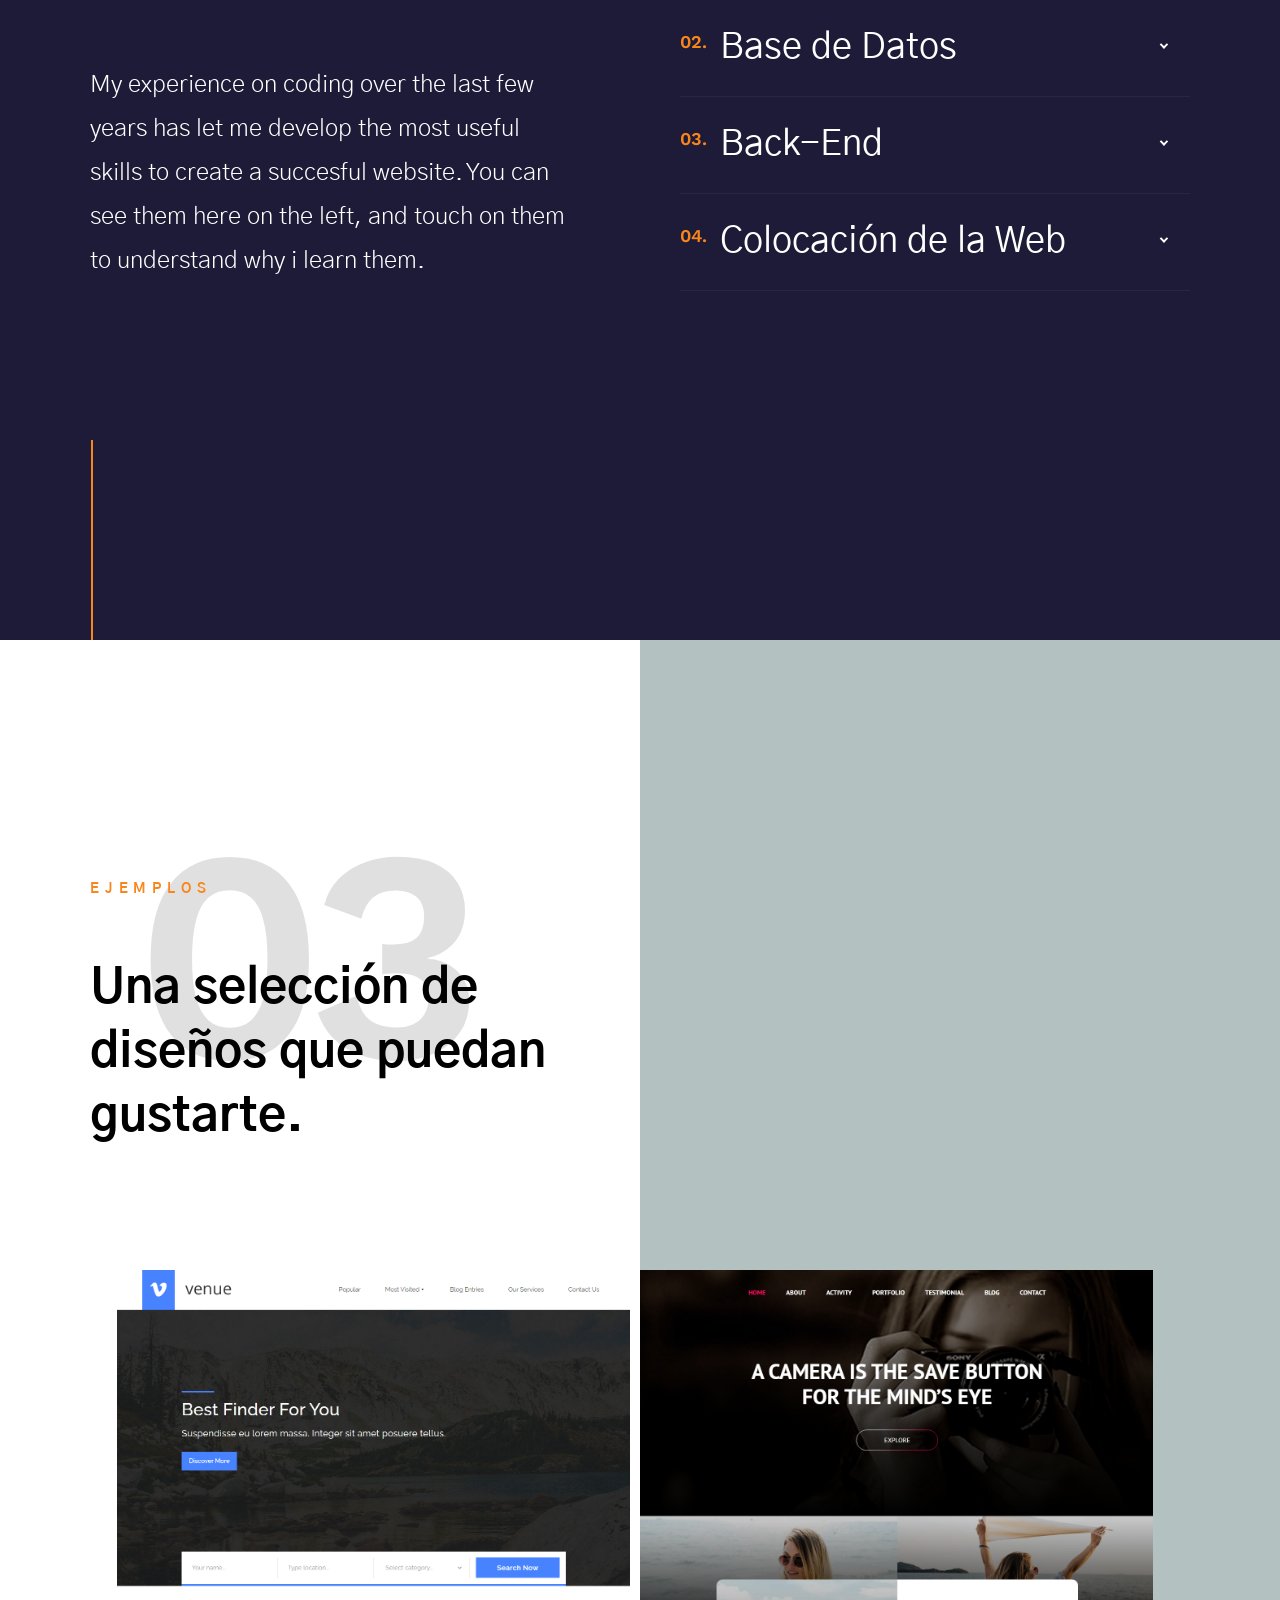
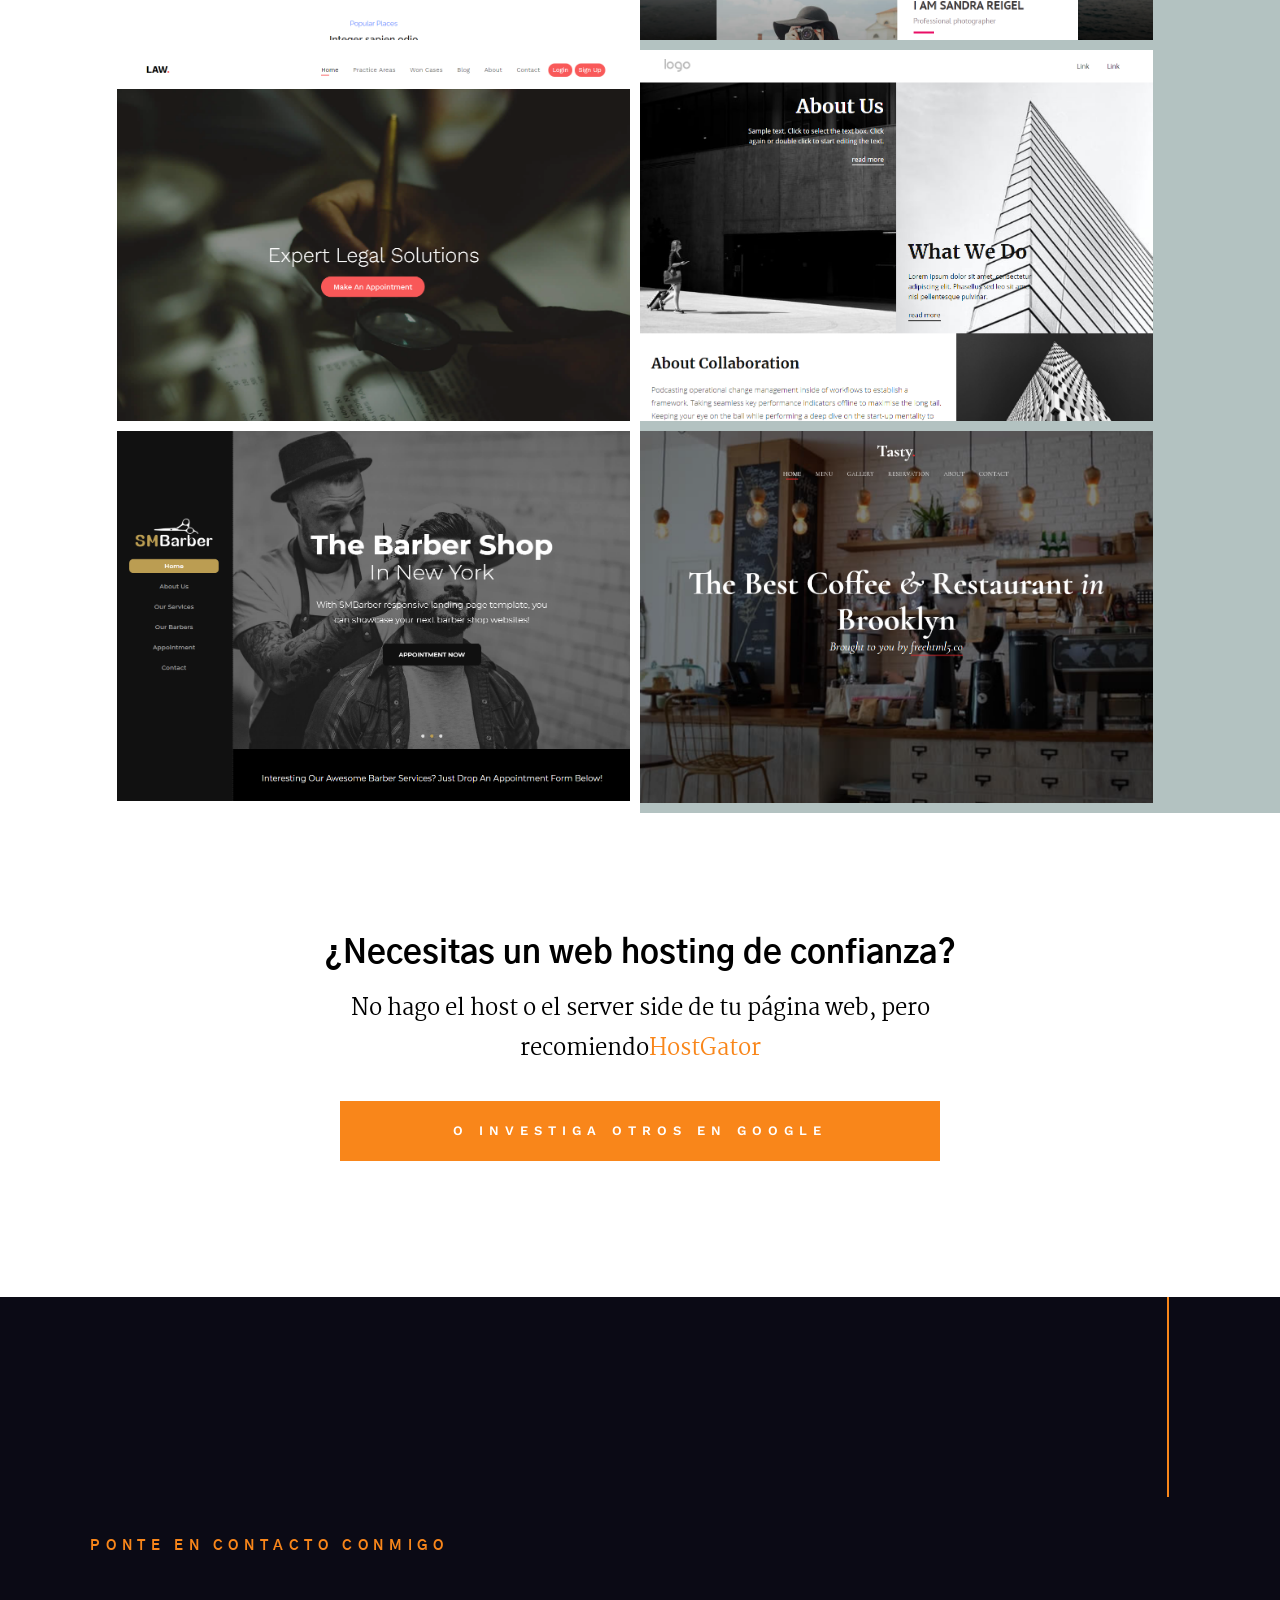
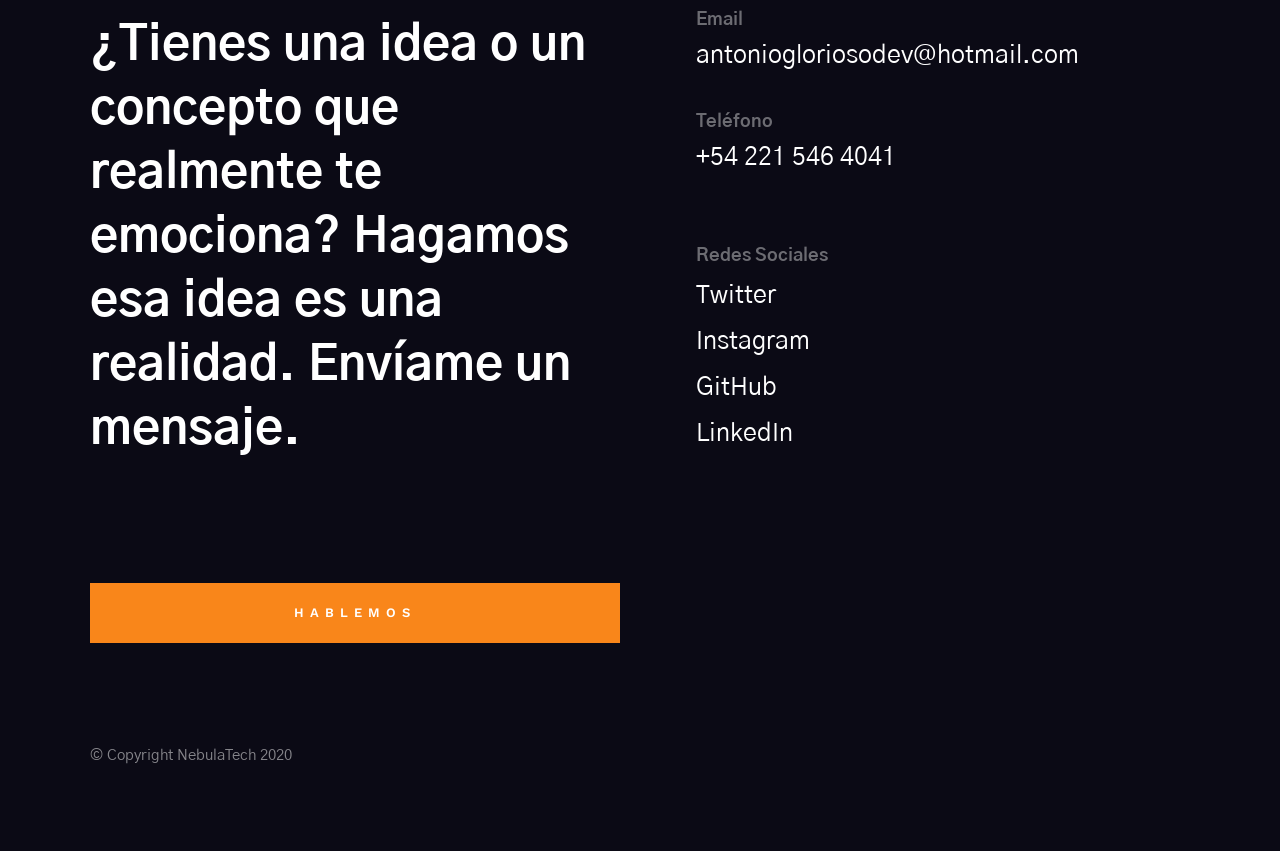
<file: index-es.html>
<!DOCTYPE html>
<html class="no-js" lang="es">
    <head>
        <!--- basic page needs
    ================================================== -->
        <meta charset="utf-8" />
        <title>NebulaTech</title>
        <meta name="description" content="" />
        <meta name="author" content="" />

        <!-- mobile specific metas
    ================================================== -->
        <meta name="viewport" content="width=device-width, initial-scale=1" />

        <!-- CSS
    ================================================== -->
        <link rel="stylesheet" href="css/base.css" />
        <link rel="stylesheet" href="css/main.css" />
        <link rel="stylesheet" href="css/vendor.css" />

        <!-- script
    ================================================== -->
        <script src="js/modernizr.js"></script>

        <!-- favicons
    ================================================== -->
        <link rel="apple-touch-icon" sizes="180x180" href="apple-touch-icon.png" />
        <link rel="icon" type="image/png" sizes="32x32" href="favicon-32x32.png" />
        <link rel="icon" type="image/png" sizes="16x16" href="favicon-16x16.png" />
        <link rel="manifest" href="site.webmanifest" />
    </head>

    <body id="top">
        <!-- Begin Mailchimp Signup Form -->
        <link href="//cdn-images.mailchimp.com/embedcode/classic-10_7.css" rel="stylesheet" type="text/css">
        <style type="text/css">
            #mc_embed_signup{background:#fff; clear:left; font:14px Helvetica,Arial,sans-serif; }
            /* Add your own Mailchimp form style overrides in your site stylesheet or in this style block.
            We recommend moving this block and the preceding CSS link to the HEAD of your HTML file. */
        </style>
        <div id="mc_embed_signup">
            <form action="https://github.us17.list-manage.com/subscribe/post?u=f498bb1876a12695feef0b85f&amp;id=33f598379e" method="post" id="mc-embedded-subscribe-form" name="mc-embedded-subscribe-form" class="validate" target="_blank" novalidate>
                    <div id="mc_embed_signup_scroll">
                        <h2>Contáctame</h2>
                        <div class="indicates-required"><span class="asterisk">*</span> indica requerido</div>
                        <div class="mc-field-group">
                        <label for="mce-EMAIL">Correo Electrónico <span class="asterisk">*</span></label>
                        <input type="email" value="" name="EMAIL" class="required email" id="mce-EMAIL">
                </div>
                <div class="mc-field-group">
                    <label for="mce-FNAME">Nombre: </label>
                    <input type="text" value="" name="FNAME" class="" id="mce-FNAME">
                </div>
                <div class="mc-field-group">
                    <label for="mce-LNAME">Apellido: </label>
                    <input type="text" value="" name="LNAME" class="" id="mce-LNAME">
                </div>
                <div id="mce-responses" class="clear">
                    <div class="response" id="mce-error-response" style="display:none"></div>
                    <div class="response" id="mce-success-response" style="display:none"></div>
                </div>    <!-- real people should not fill this in and expect good things - do not remove this or risk form bot signups-->
                <div style="position: absolute; left: -5000px;" aria-hidden="true"><input type="text" name="b_f498bb1876a12695feef0b85f_33f598379e" tabindex="-1" value=""></div>
                <div class="clear form-boton-integrado"><input type="submit" value="Enviar" name="subscribe" id="mc-embedded-subscribe" class="button"></div>
                </div>
            </form>
        </div>
<script type='text/javascript' src='//s3.amazonaws.com/downloads.mailchimp.com/js/mc-validate.js'></script><script type='text/javascript'>(function($) {window.fnames = new Array(); window.ftypes = new Array();fnames[0]='EMAIL';ftypes[0]='email';fnames[1]='FNAME';ftypes[1]='text';fnames[2]='LNAME';ftypes[2]='text';fnames[3]='ADDRESS';ftypes[3]='address';fnames[4]='PHONE';ftypes[4]='phone';}(jQuery));var $mcj = jQuery.noConflict(true);</script>
<!--End mc_embed_signup-->
        <div class="body-container">
        <!-- preloader
    ================================================== -->
        <div id="preloader">
            <div id="loader" class="dots-fade">
                <div></div>
                <div></div>
                <div></div>
            </div>
        </div>

        <!-- header
    ================================================== -->
        <header class="s-header">
            <div class="header-logo">
                <a href="index.html">
                    <img src="images/logo.svg" alt="Homepage" />
                </a>
            </div>

            <div class="header-content">
                <nav class="row header-nav-wrap">
                    <ul class="header-nav">
                        
                        <li><a class="smoothscroll" href="#hero" title="Intro">Principal</a></li>
                        <li><a class="smoothscroll" href="#about" title="About">Sobre Mi</a></li>
                        <li><a class="smoothscroll" href="#services" title="Services">Servicios</a></li>
                        <li><a class="smoothscroll" href="#portfolio" title="Works">Diseños</a></li>
                        <li><a href="#" onclick="return false;" title="Contact us" class="form-boton">Di Hola!</a></li>
                        <li class="idioma"><a href="index.html" >Change to English</a></li>
                    </ul>
                </nav>
                <!-- end header-nav-wrap -->

                <a href="CV 16-09-20 Español.pdf" class="btn btn--stroke btn--small" download="CV Antonio Glorioso">Descarga CV</a>
            </div>
            <!-- end header-content -->

            <a class="header-menu-toggle" href="#0"><span>Menu</span></a>
        </header>

        <!-- hero
    ================================================== -->
        <section id="hero" class="s-hero target-section" data-parallax="scroll" data-image-src="images/hero.jpg" data-natural-width="3000" data-natural-height="2000" data-position-y="center">
            <div class="row hero-content">
                <div class="column large-full">
                    <h1>
                        Hola, soy Antonio Glorioso <br />
                        un Web y IT developer, <br />
                        actualmente localizado <br />
                        en Argentina.
                    </h1>

                    <ul class="hero-social">
                        <li>
                            <a target="_blank" href="https://github.com/AntoLight">GitHub</a>
                        </li>
                        <li>
                            <a target="_blank" href="https://www.linkedin.com/in/antonio-fgc/">LinkedIn</a>
                        </li>
                        <li>
                            <a target="_blank" href="https://twitter.com/FelixCeretti">Twitter</a>
                        </li>
                        <li>
                            <a target="_blank" href="https://www.instagram.com/antofelixdev/">Instagram</a>
                        </li>
                    </ul>
                    <!-- end hero-social -->
                </div>
            </div>
            <!-- end hero-content -->

            <div class="hero-scroll">
                <a href="#about" class="scroll-link smoothscroll">
                    <svg xmlns="http://www.w3.org/2000/svg" width="24" height="24" viewBox="0 0 24 24"><path d="M12 24l-8-9h6v-15h4v15h6z" /></svg>
                </a>
            </div>
            <!-- end hero-scroll -->
        </section>
        <!-- end s-hero -->

        <!-- about
    ================================================== -->
        <section id="about" class="s-about target-section">
            <div class="s-about__section s-about__section--profile">
                <div class="right-vert-line"></div>

                <div class="row">
                    <div class="column large-6 medium-8 tab-full">
                        <div class="section-intro" data-num="01" data-aos="fade-up">
                            <h3 class="subhead">Sobre Mi</h3>
                            <h1 class="display-1">Soy el tipo de persona que no tiene miedo a los desafíos.</h1>
                        </div>

                        <h3 data-aos="fade-up">Perfil</h3>

                        <p data-aos="fade-up">
                            Programador apasionado que intenta aprender todo lo que pueda. Diseñador Web realizado en Internet, y un futuro graduado en licenciatura de la Informática. <br />
                            Amo programar, no solo por un trabajo, sino también como un hobbie. Todo esto empezó como un pequeño interés, y ahora es una de las partes mas importantes de mi vida.
                        </p>
                    </div>
                </div>
            </div>
            <!-- end s-about__section--profile -->

            <div class="s-about__section">
                <div class="row">
                    <div class="column">
                        <h3 data-aos="fade-up">Carrera</h3>
                    </div>
                </div>

                <div class="row block-large-1-2 block-900-full work-positions">
                    <div class="column" data-aos="fade-up">
                        <div class="position">
                            <div class="position__header">
                                <h6>
                                    <span class="position__co">Universidad</span>
                                    <span class="position__pos">Licenciatura en Informática</span>
                                </h6>
                                <div class="position__timeframe">May 2018 - Presente</div>
                            </div>

                            <p>Estuve en la universidad por 2 años, obteniendo conocimientos y recursos para programar. Obviamente el curso de la carrera no es web development, pero ayuda a entender muchas partes de esta.</p>
                        </div>
                    </div>
                    <!-- end column -->
                    <div class="column" data-aos="fade-up">
                        <div class="position">
                            <div class="position__header">
                                <h6>
                                    <span class="position__co">Internet</span>
                                    <span class="position__pos">Freelancing</span>
                                </h6>
                                <div class="position__timeframe">Feb 2017 - Presente</div>
                            </div>

                            <p>Mi experiencia como desarrollador web ha llegado a los tres años, muchos clientes han pasado pero cada vez que hago un nuevo trabajo, diseño y programo mejor. No hago esta labor solo por el dinero, el conocimiento que consigo en cada página web me ha hecho lo que soy hoy.</p>
                        </div>
                    </div>
                </div>
                <!-- work positions -->
            </div>
            <!-- end s-about__section -->
        </section>
        <!-- end s-about -->

        <!-- services
    ================================================== -->
        <section id="services" class="s-services target-section h-dark-bg">
            <div class="row s-services__content">
                <div class="vert-line"></div>

                <div class="column large-6 s-services__leftcol">
                    <div class="section-intro" data-num="02" data-aos="fade-up">
                        <h3 class="subhead">Habilidad</h3>

                        <h1 class="display-1">Mi foco de atención esta en crear experiencias web y diseños que funcionan.</h1>
                    </div>

                    <p class="lead" data-aos="fade-up">
                        My experience on coding over the last few years has let me develop the most useful skills to create a succesful website. You can see them here on the left, and touch on them to understand why i learn them.
                    </p>
                </div>
                <!-- end  s-services--leftcol -->

                <div class="column large-6">
                    <ul class="services-list" data-aos="fade-up">
                        <li class="services-list__item is-active">
                            <div class="services-list__item-header">
                                <h5>Front-End</h5>
                            </div>
                            <div class="services-list__item-body">
                                <p>El Front-End es crucial para hacer websites agradables al ojo del usuario. Con esté puedo esquematizar como la información es estructurada y en que forma interactúa con el consumidor.</p>
                            </div>
                        </li> 
                        <!-- services-list__item -->
                        <li class="services-list__item">
                            <div class="services-list__item-header">
                                <h5>Base de Datos</h5>
                            </div>
                            <div class="services-list__item-body">
                                <p>Las Bases de Datos trabajan en el website para almacenar toda la informacion que el usuario nos da. Estos detalles son cruciales si queremos entender cómo el consumidor se comporta.</p>
                            </div>
                        </li>
                        <!-- services-list__item -->
                        <li class="services-list__item">
                            <div class="services-list__item-header">
                                <h5>Back-End</h5>
                            </div>
                            <div class="services-list__item-body">
                                <p>Back-End es el puente entre el Front-End y la Base de Datos. Necesitamos la información que nos da el usuario a través del diseño, y con esta habilidad lo transporto a la Base de Datos.</p>
                            </div>
                        </li>
                       
                        <!-- services-list__item -->
                        <li class="services-list__item">
                            <div class="services-list__item-header">
                                <h5>Colocación de la Web</h5>
                            </div>
                            <div class="services-list__item-body">
                                <p>Esta habilidad comprende como tu página web esta contenida en el internet y la accesibilidad que tiene el usuario para poder alcanzarte.</p>
                            </div>
                        </li>

                        <!-- services-list__item -->
                    </ul>
                    <!-- end services-list -->
                </div>
            </div>
            <!-- s-services__content -->
        </section>
        <!-- end s-services -->

        <!-- portfolio
    ================================================== -->
        <section id="portfolio" class="s-portfolio target-section">
            <div class="row s-portfolio__header">
                <div class="column large-6 medium-8 tab-full">
                    <div class="section-intro" data-num="03" data-aos="fade-up">
                        <h3 class="subhead">Ejemplos</h3>
                        <h1 class="display-1">Una selección de diseños que puedan gustarte.</h1>
                    </div>
                </div>
            </div>
            <!-- s-porfolio__header -->

            <div class="row images-all-div s-porfolio__list block-large-1-2 block-tab-full collapse">
                <div class="column image-portfolio-div" data-aos="fade-up">
                    <div class="folio-item">
                        <div class="folio-item__thumb">
                            <a class="folio-item__thumb-link" href="images/Examples/example-1.png" title="Windows in The City" data-size="1050x700">
                                <img class="image-portfolio"src="images/Examples/example-1.png" srcset="images/Examples/example-1.png" alt="" />
                            </a>
                        </div>
                        <div class="folio-item__info">
                            <div class="folio-item__cat">Compañía de Viaje</div>
                            <h4 class="folio-item__title">Diseño Moderno y Serio</h4>
                        </div>
                        <a href="example-1/index.html" target="_blank" title="Project Link" class="folio-item__project-link">Website Demo</a>
                    </div>
                </div>
                <!-- end column -->
                <div class="column image-portfolio-div" data-aos="fade-up">
                    <div class="folio-item">
                        <div class="folio-item__thumb">
                            <a class="folio-item__thumb-link" href="images/Examples/example-2.png" title="Building Blocks" data-size="1050x700">
                                <img class="image-portfolio"src="images/Examples/example-2.png" srcset="images/Examples/example-2.png" alt="" />
                            </a>
                        </div>
                        <div class="folio-item__info">
                            <div class="folio-item__cat">Portfolio de Fotografía</div>
                            <h4 class="folio-item__title">Diseño Artístico y Profesional</h4>
                        </div>
                        <a href="example-2/index.html" target="_blank" title="Project Link" class="folio-item__project-link">Website Demo</a>
    
                    </div>
                </div>
                <!-- end column -->
                <div class="column image-portfolio-div" data-aos="fade-up">
                    <div class="folio-item">
                        <div class="folio-item__thumb">
                            <a class="folio-item__thumb-link" href="images/Examples/example-3.png" title="Shout and Jump" data-size="1050x700">
                                <img class="image-portfolio"src="images/Examples/example-3.png" srcset="images/Examples/example-3.png" alt="" />
                            </a>
                        </div>
                        <div class="folio-item__info">
                            <div class="folio-item__cat">Servicios Legales</div>
                            <h4 class="folio-item__title">Diseño Formal y Simple</h4>
                        </div>
                        <a href="example-3/index.html" target="_blank" title="Project Link" class="folio-item__project-link">Website Demo</a>
                    </div>
                </div>
                <!-- end column -->
                <div class="column image-portfolio-div" data-aos="fade-up">
                    <div class="folio-item">
                        <div class="folio-item__thumb">
                            <a class="folio-item__thumb-link" href="images/Examples/example-4.png" title="Sand Dunes" data-size="1050x700">
                                <img class="image-portfolio"src="images/Examples/example-4.png" srcset="images/Examples/example-4.png" alt="" />
                            </a>
                        </div>
                        <div class="folio-item__info">
                            <div class="folio-item__cat">Arquitectura</div>
                            <h4 class="folio-item__title">Diseño Mínimo y Blanco/Negro</h4>
                        </div>
                        <a href="example-4/index.html" target="_blank" title="Project Link" class="folio-item__project-link">Website Demo</a>
    
                    </div>
                </div>
                <!-- end column -->
                <div class="column image-portfolio-div" data-aos="fade-up">
                    <div class="folio-item">
                        <div class="folio-item__thumb">
                            <a class="folio-item__thumb-link" href="images/Examples/example-5.png" title="Sand Dunes" data-size="1050x700">
                                <img class="image-portfolio"src="images/Examples/example-5.png" srcset="images/Examples/example-5.png" alt="" />
                            </a>
                        </div>
                        <div class="folio-item__info">
                            <div class="folio-item__cat">Empresa de Barbería</div>
                            <h4 class="folio-item__title">Diseño de Tema de Color</h4>
                        </div>
                        <a href="example-5/index.html" target="_blank" title="Project Link" class="folio-item__project-link">Website Demo</a>
                    </div>
                </div>
                <!-- end column -->
                <div class="column image-portfolio-div" data-aos="fade-up">
                    <div class="folio-item">
                        <div class="folio-item__thumb">
                            <a class="folio-item__thumb-link" href="images/Examples/example-6.png" title="The Lamp" data-size="1050x700">
                                <img class="image-portfolio"src="images/Examples/example-6.png" srcset="images/Examples/example-6.png" alt="" />
                            </a>
                        </div>
                        <div class="folio-item__info">
                            <div class="folio-item__cat">Restaurante</div>
                            <h4 class="folio-item__title">Diseño Estilizado y Contemporaneo</h4>
                        </div>
                        <a href="example-6/index.html" target="_blank" title="Project Link" class="folio-item__project-link">Website Demo</a>
                    </div>
                </div>
                <!-- end column -->
            </div>
            <!-- folio-list -->
        </section>
        <!-- end portfolio -->

            <!-- CTA
        ================================================== -->
            <div class="s-cta">
                <div class="row">
                    <div class="column large-full">
                        <h2 class="section-desc" data-aos="fade-up">¿Necesitas un web hosting de confianza?</h2>
                    </div>
                </div>

                <div class="row cta-content" data-aos="fade-up">
                    <div class="column large-full">
                        <p>No hago el host o el server side de tu página web, pero recomiendo<a target="_blank" href="https://www.hostgator.com">HostGator</a></p>

                        <a target="_blank" href="https://www.google.com/search?sxsrf=ALeKk01FKHm5xbFefE4_jocM9AskG6qqfQ%3A1600239226419&source=hp&ei=erZhX5KrF4HH5OUPhqqUkA4&q=Hosting&oq=Hosting&gs_lcp=[base64]&sclient=psy-ab&ved=0ahUKEwiS0JPVi-3rAhWBI7kGHQYVBeIQ4dUDCAc&uact=5" class="btn btn--primary h-full-width">O investiga otros en Google</a>
                    </div>
                </div>
                <!-- end cta-content -->
            </div>
            <!-- end s-cta -->
        </section>
        <!-- end s-testimonials -->

        <!-- footer
    ================================================== -->
        <footer class="s-footer h-dark-bg">
            <div class="right-vert-line"></div>

            <div class="row s-footer__main">
                <div class="column large-6">
                    <div class="section-intro" data-aos="fade-up">
                        <h3 class="subhead">Ponte en Contacto conmigo</h3>

                        <h1 class="display-1">¿Tienes una idea o un concepto que realmente te emociona? Hagamos esa idea es una realidad. Envíame un mensaje.</h1>
                    </div>

                    <div class="footer-email-us">
                        <div href="" class="btn btn--primary h-full-width form-boton" >Hablemos</div>
                    </div>
                </div>

                <div class="column large-5">
                    <div class="footer-contacts">
                        <div class="footer-contact-block" data-aos="fade-up">
                            <h5 class="footer-contact-block__header">Email</h5>
                            <p class="footer-contact-block__content">
                                <a href="mailto:antoniogloriosodev@hotmail.com">antoniogloriosodev@hotmail.com</a>
                            </p>
                        </div>
                        <!-- end footer-contact-block -->
                        <div class="footer-contact-block" data-aos="fade-up">
                            <h5 class="footer-contact-block__header">Teléfono</h5>
                            <p class="footer-contact-block__content">
                                <a href="tel:+542215464041">+54 221 546 4041</a>
                            </p>
                        </div>
                        <!-- end footer-contact-block -->
                        <br />
                        <div class="footer-contact-block" data-aos="fade-up">
                            <h5 class="footer-contact-block__header">Redes Sociales</h5>
                            <ul class="footer-contact-block__list">
                                <li><a target="_blank" href="https://twitter.com/FelixCeretti">Twitter</a></li>
                                <li><a target="_blank" href="https://www.instagram.com/antofelixdev/">Instagram</a></li>
                                <li><a target="_blank" href="https://github.com/AntoLight">GitHub</a></li>
                                <li><a target="_blank" href="https://www.linkedin.com/in/antonio-fgc/">LinkedIn</a></li>
                            </ul>
                        </div>
                        <!-- end footer-contact-block -->
                    </div>
                </div>
            </div>
            <!-- end s-footer__main -->

            <div class="row s-footer__bottom">
                <div class="column large-full ss-copyright">
                    <span>© Copyright NebulaTech 2020</span>
                </div>
                <!-- end ss-copyright -->

                <div class="ss-go-top">
                    <a class="smoothscroll" title="Back to Top" href="#top">
                        <svg xmlns="http://www.w3.org/2000/svg" width="24" height="24" viewBox="0 0 24 24"><path d="M12 0l8 9h-6v15h-4v-15h-6z" /></svg>
                    </a>
                </div>
                <!-- end ss-go-top -->
            </div>
            <!-- end s-footer__bottom -->
        </footer>
        <!-- end s-footer -->

        

        <!-- photoswipe background
    ================================================== -->
        <div aria-hidden="true" class="pswp" role="dialog" tabindex="-1">
            <div class="pswp__bg"></div>
            <div class="pswp__scroll-wrap">
                <div class="pswp__container">
                    <div class="pswp__item"></div>
                    <div class="pswp__item"></div>
                    <div class="pswp__item"></div>
                </div>

                <div class="pswp__ui pswp__ui--hidden">
                    <div class="pswp__top-bar">
                        <div class="pswp__counter"></div>
                        <button class="pswp__button pswp__button--close" title="Close (Esc)"></button> <button class="pswp__button pswp__button--share" title="Share"></button> <button class="pswp__button pswp__button--fs" title="Toggle fullscreen"></button> <button class="pswp__button pswp__button--zoom" title="Zoom in/out"></button>
                        <div class="pswp__preloader">
                            <div class="pswp__preloader__icn">
                                <div class="pswp__preloader__cut">
                                    <div class="pswp__preloader__donut"></div>
                                </div>
                            </div>
                        </div>
                    </div>
                    <div class="pswp__share-modal pswp__share-modal--hidden pswp__single-tap">
                        <div class="pswp__share-tooltip"></div>
                    </div>
                    <button class="pswp__button pswp__button--arrow--left" title="Previous (arrow left)"></button> <button class="pswp__button pswp__button--arrow--right" title="Next (arrow right)"></button>
                    <div class="pswp__caption">
                        <div class="pswp__caption__center"></div>
                    </div>
                </div>
            </div>
        </div>
        <!-- end photoSwipe background -->

        <!-- Java Script
    ================================================== -->
        <script src="js/jquery-3.2.1.min.js"></script>
        <script src="js/plugins.js"></script>
        <script src="js/main.js"></script>
        <script id="mcjs">!function(c,h,i,m,p){m=c.createElement(h),p=c.getElementsByTagName(h)[0],m.async=1,m.src=i,p.parentNode.insertBefore(m,p)}(document,"script","https://chimpstatic.com/mcjs-connected/js/users/f498bb1876a12695feef0b85f/efe86a17fe7859c28fa8f6233.js");</script>
       </div>
    </body>
</html>
</file>
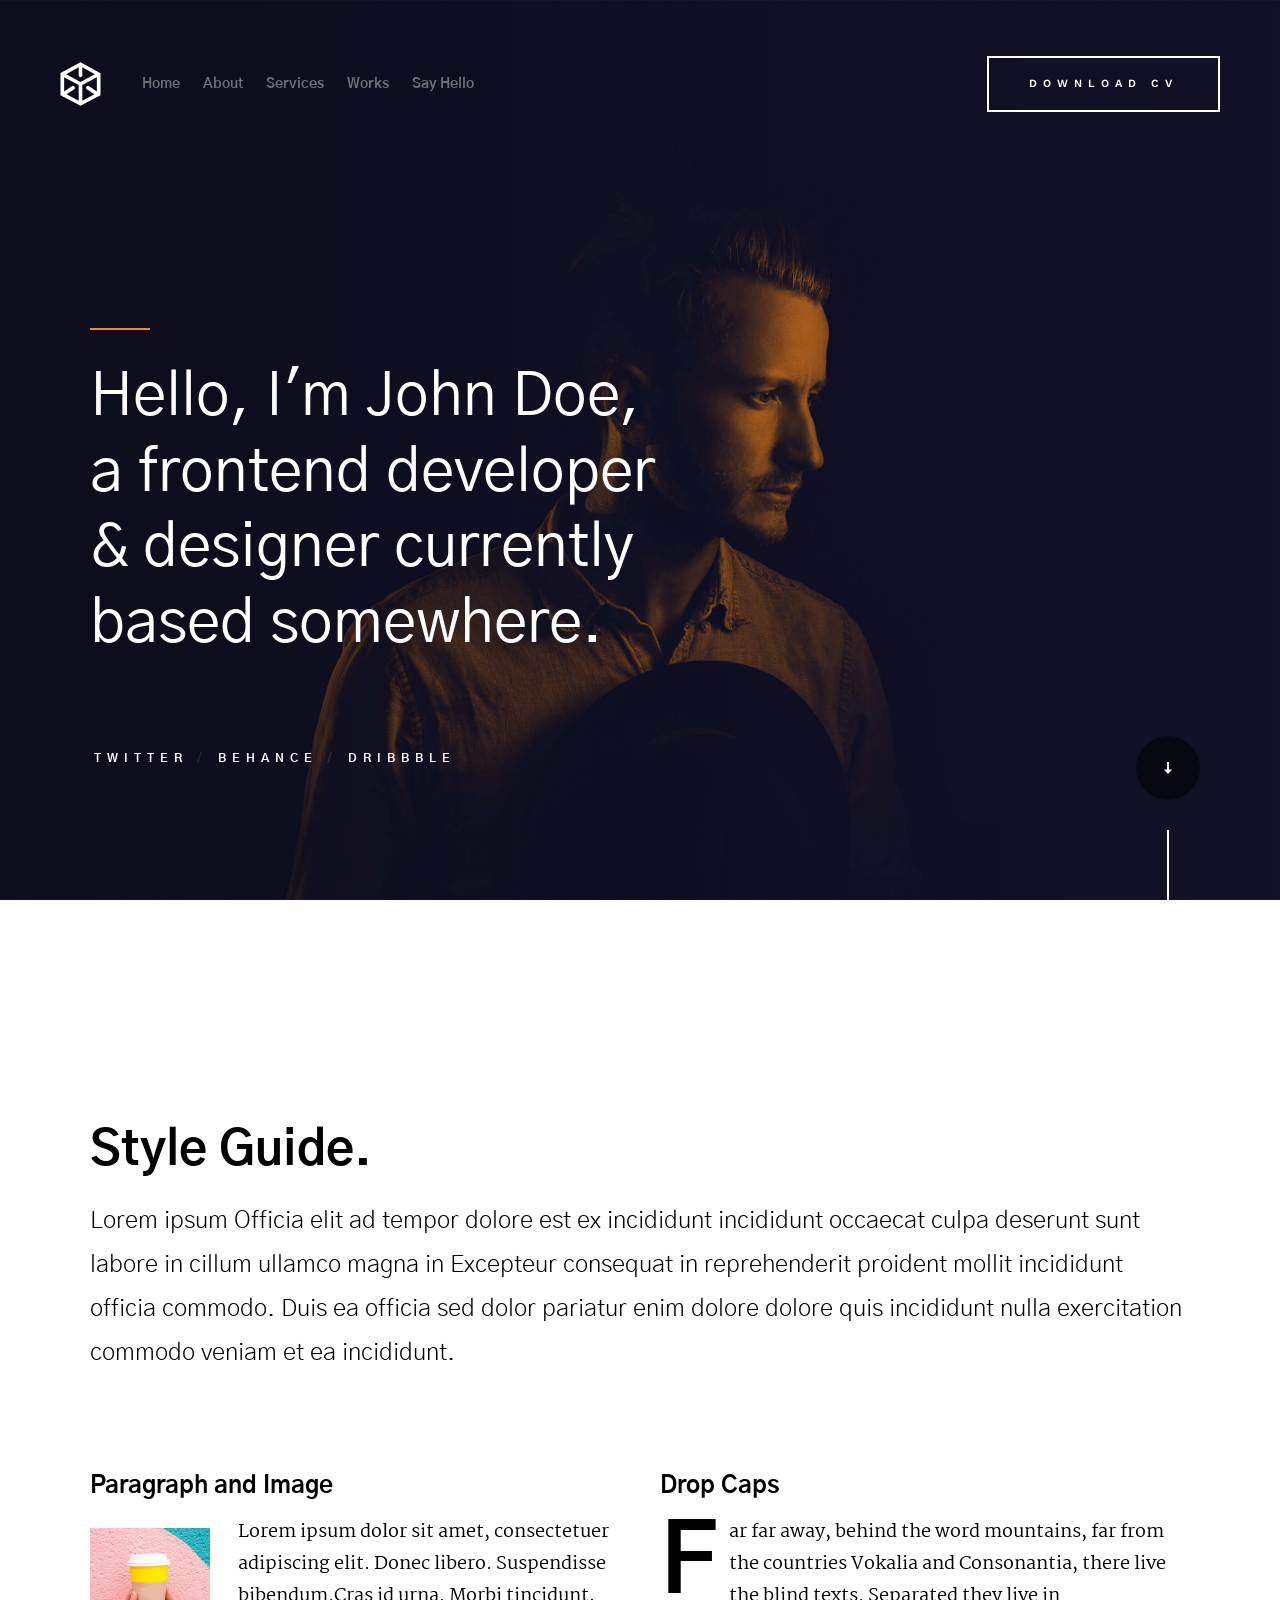
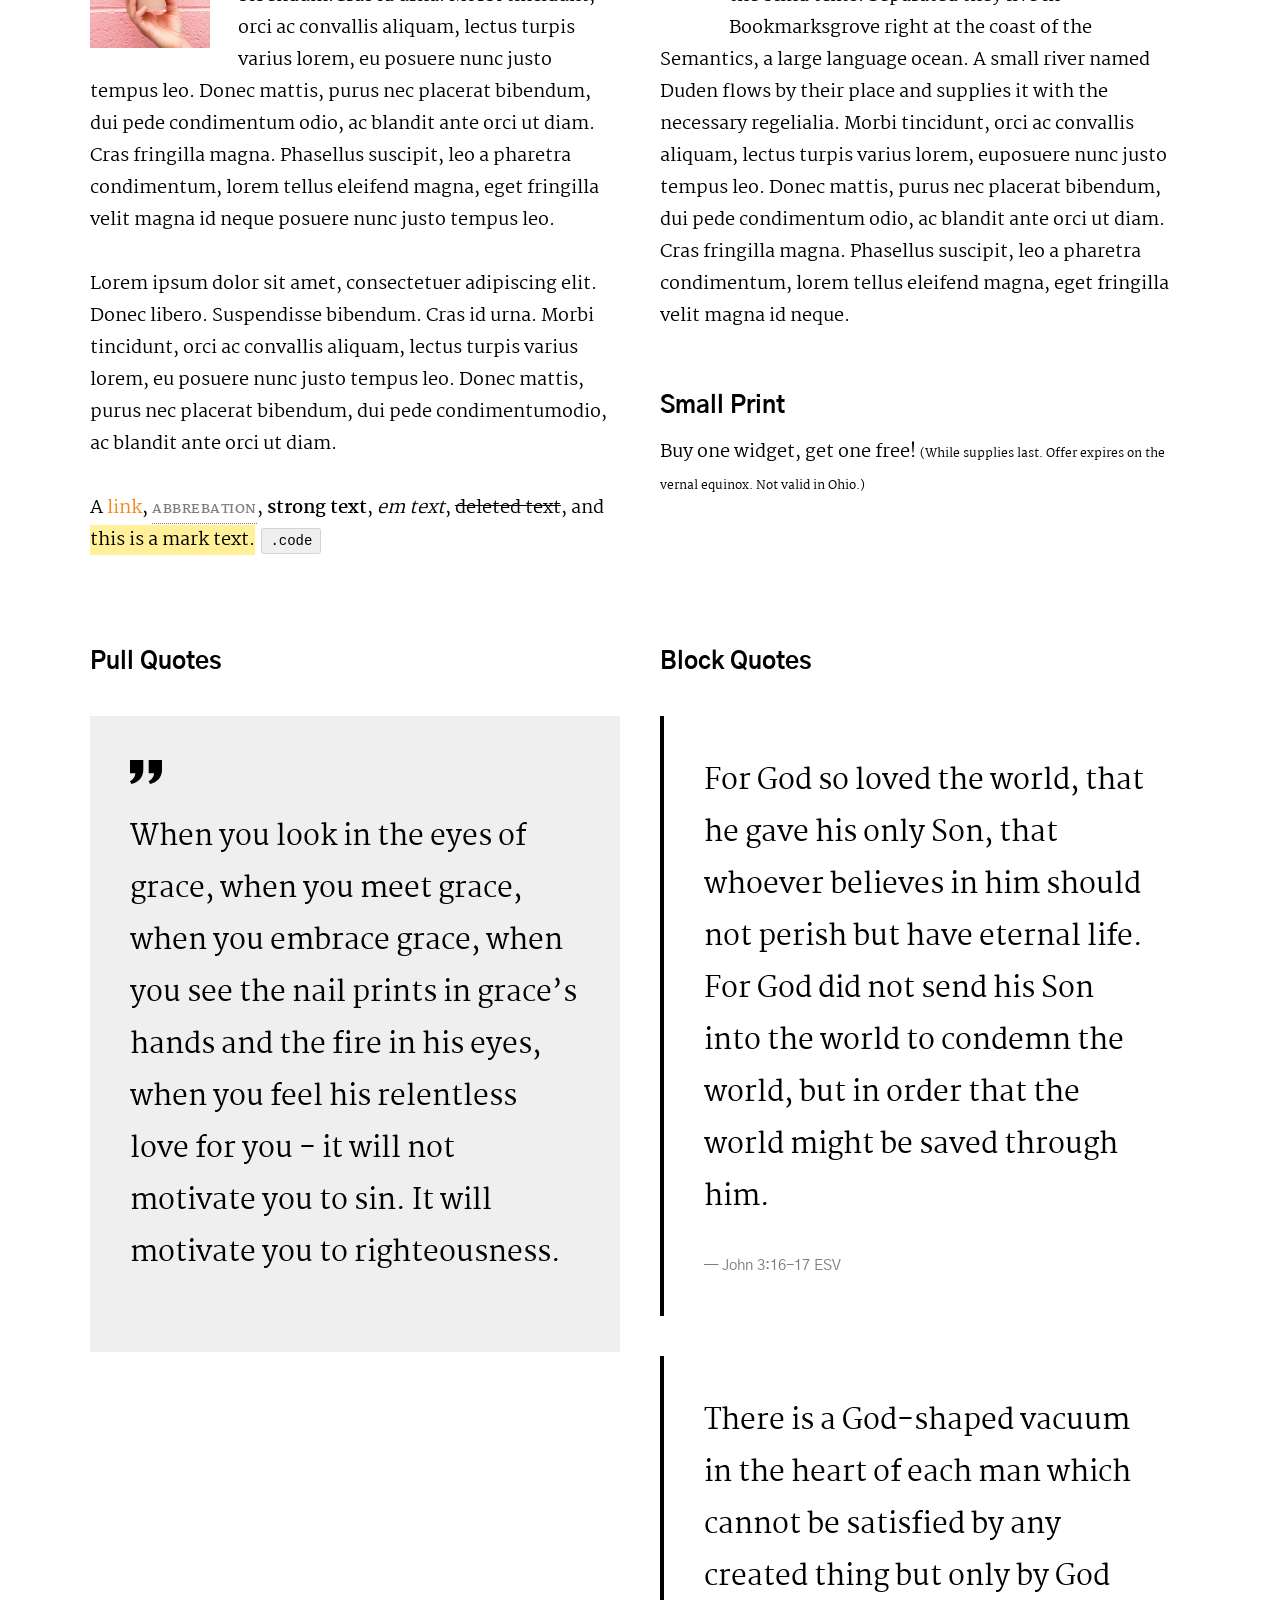
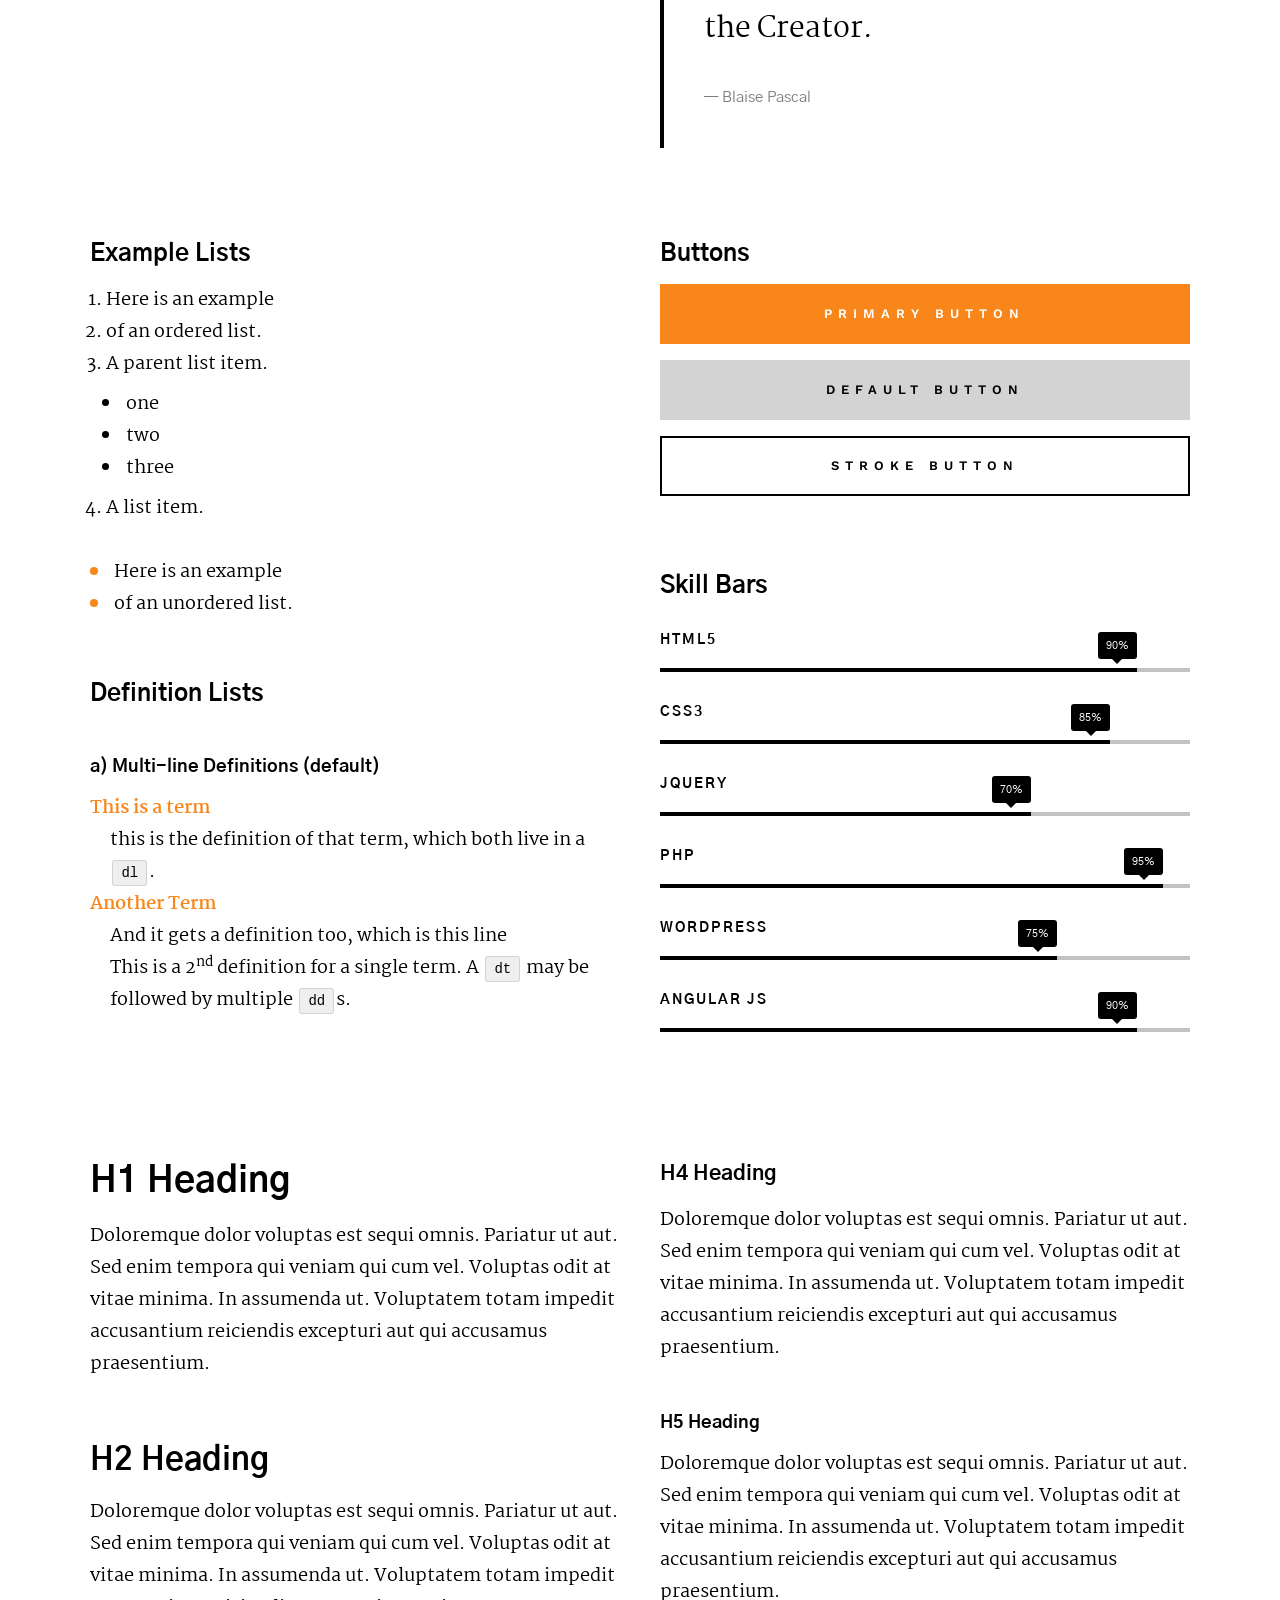
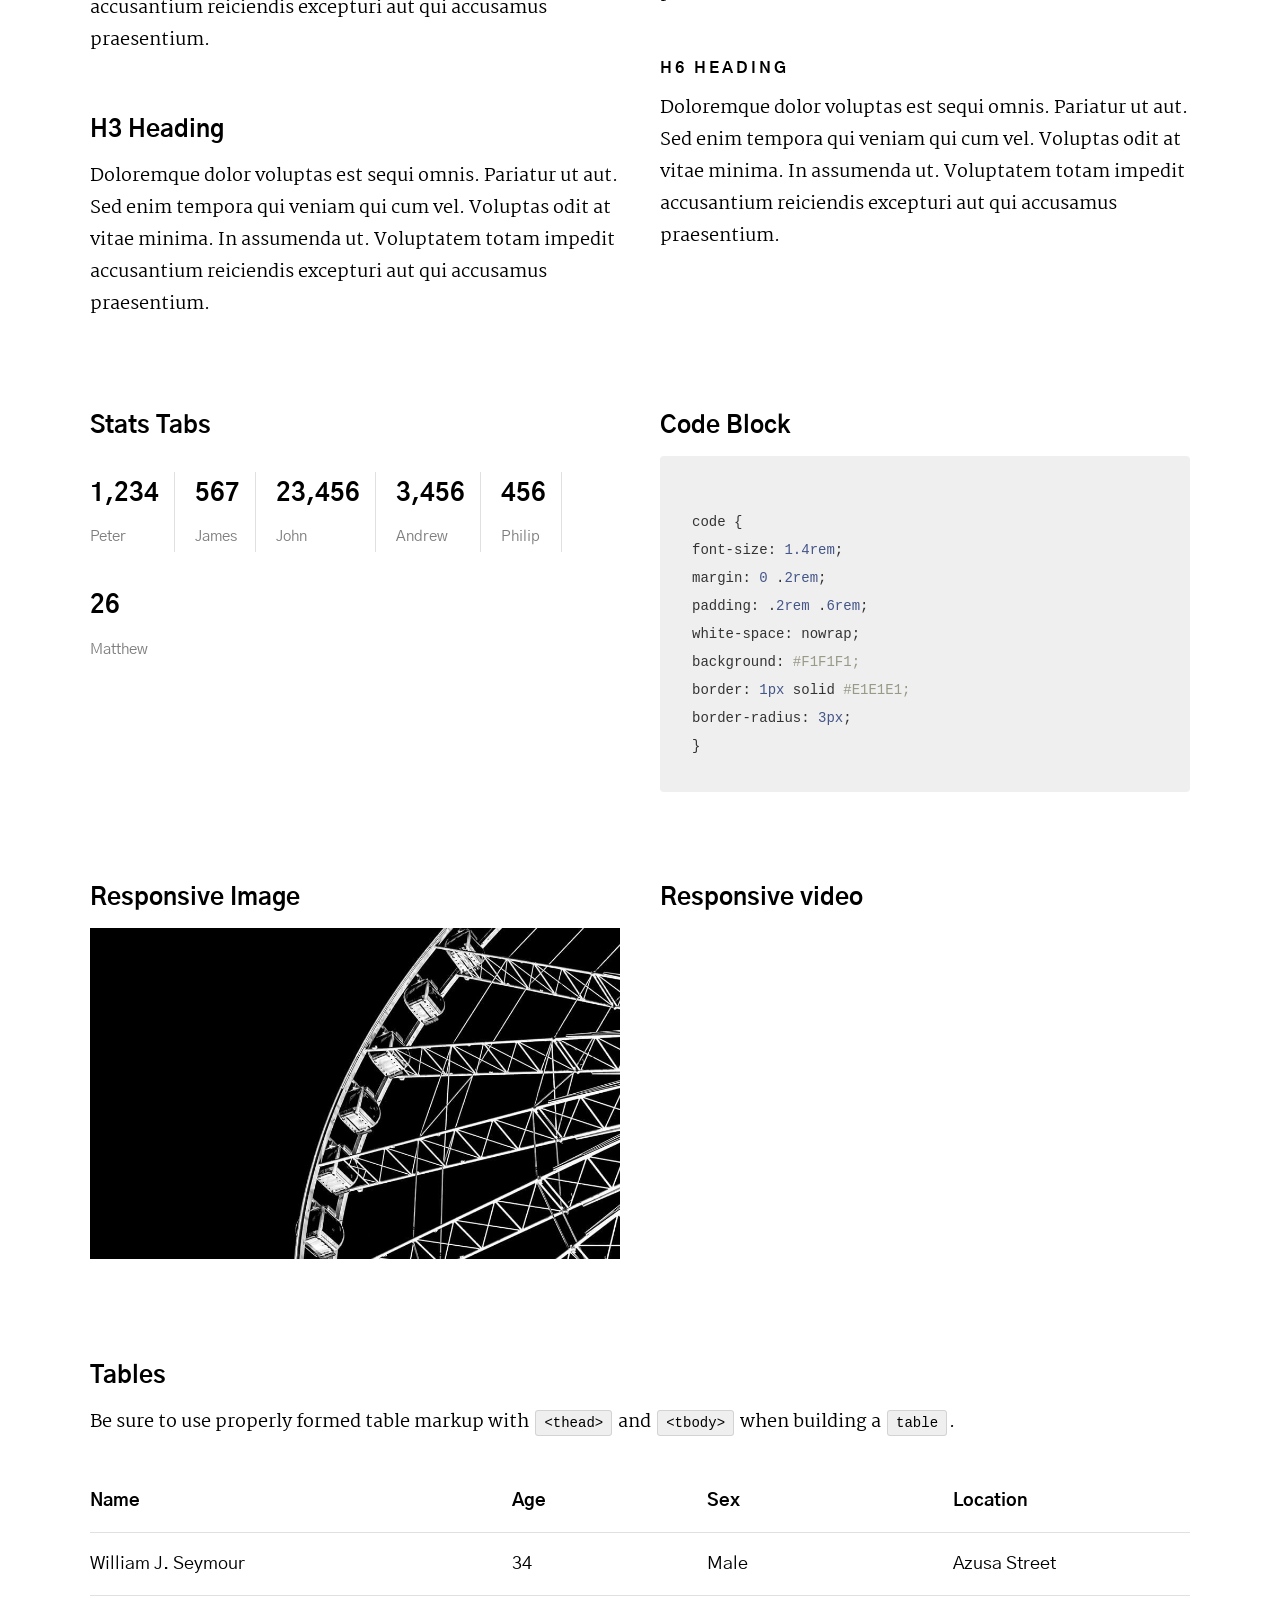
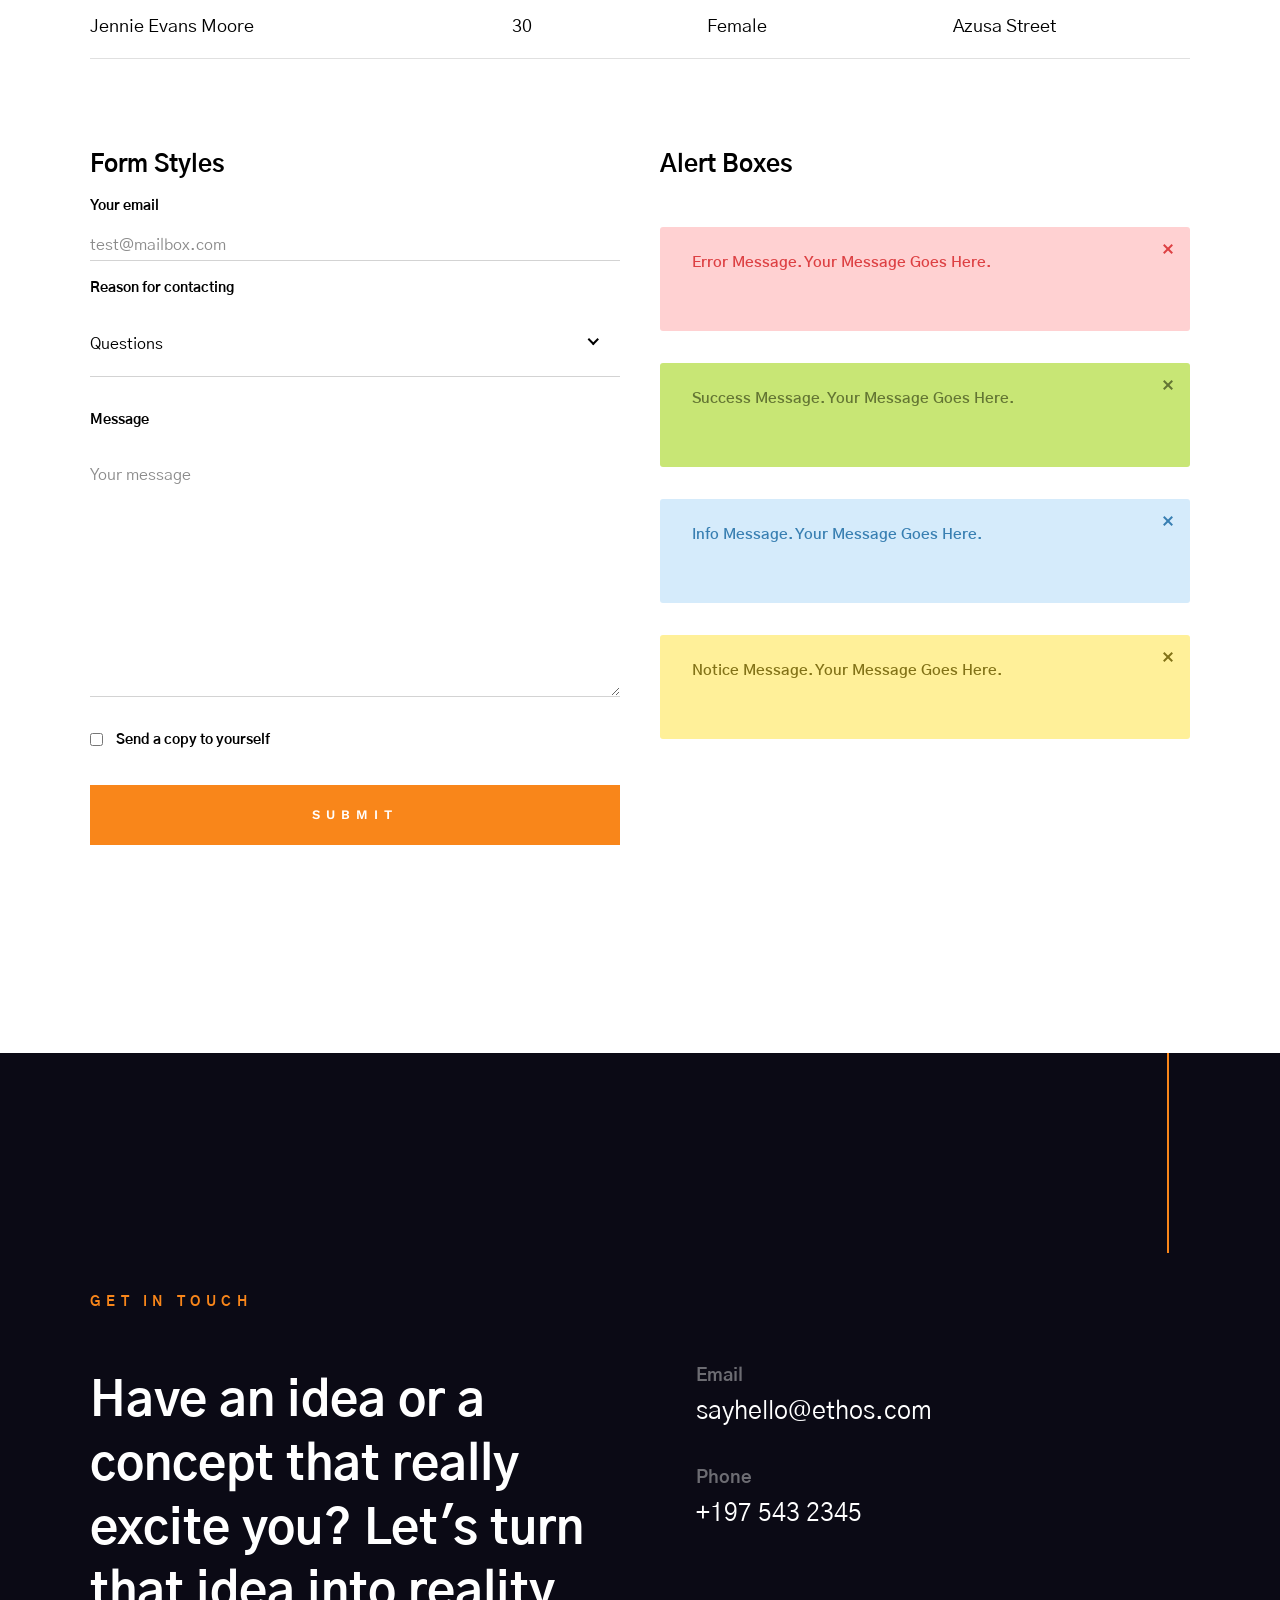
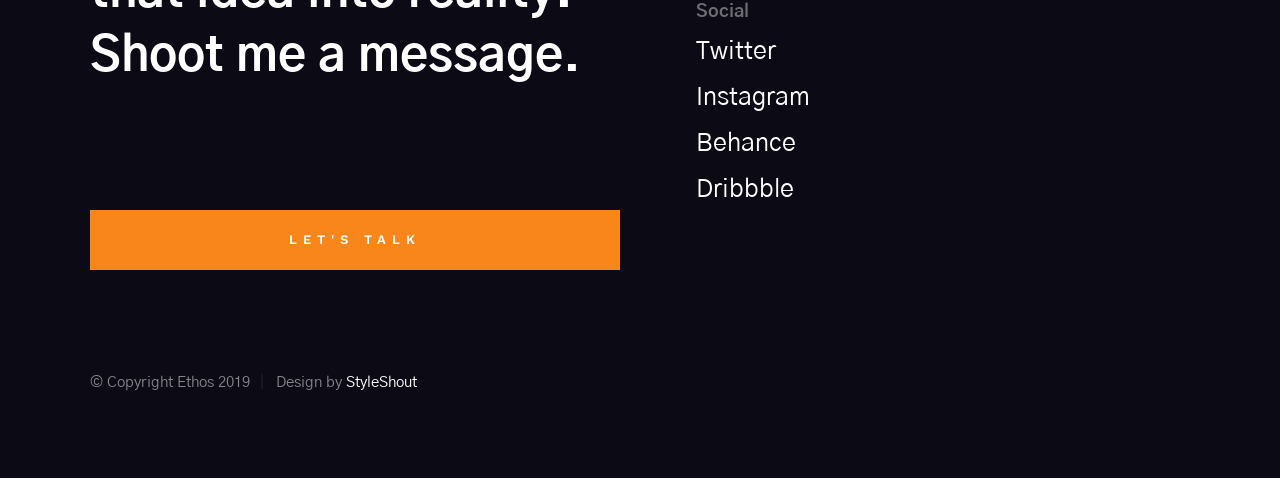
<file: styles.html>
<!DOCTYPE html>
<html class="no-js" lang="en">
<head>

    <!--- basic page needs
    ================================================== -->
    <meta charset="utf-8">
    <title>Ethos - Styles</title>
    <meta name="description" content="">
    <meta name="author" content="">

    <!-- mobile specific metas
    ================================================== -->
    <meta name="viewport" content="width=device-width, initial-scale=1">

    <!-- CSS
    ================================================== -->
    <link rel="stylesheet" href="css/base.css">
    <link rel="stylesheet" href="css/main.css">
    <link rel="stylesheet" href="css/vendor.css">

    <style type="text/css" media="screen">
        .s-styles { 
            padding-top: 16rem;
            padding-bottom: 16rem;
            background-color: #ffffff;
        }
    </style>

    <!-- script
    ================================================== -->
    <script src="js/modernizr.js"></script>

    <!-- favicons
    ================================================== -->
    <link rel="apple-touch-icon" sizes="180x180" href="apple-touch-icon.png">
    <link rel="icon" type="image/png" sizes="32x32" href="favicon-32x32.png">
    <link rel="icon" type="image/png" sizes="16x16" href="favicon-16x16.png">
    <link rel="manifest" href="site.webmanifest">

</head>

<body id="top">


    <!-- preloader
    ================================================== -->
    <div id="preloader">
        <div id="loader" class="dots-fade">
            <div></div>
            <div></div>
            <div></div>
        </div>
    </div>


    <!-- header
    ================================================== -->
    <header class="s-header">

        <div class="header-logo">
            <a href="index.html">
                <img src="images/logo.svg" alt="Homepage">
            </a>
        </div>

        <div class="header-content">
    
            <nav class="row header-nav-wrap">
                <ul class="header-nav">
                    <li><a href="index.html#hero" title="Intro">Home</a></li>
                    <li><a href="index.html#about" title="About">About</a></li>
                    <li><a href="index.html#services" title="Services">Services</a></li>
                    <li><a href="index.html#portfolio" title="Works">Works</a></li>
                    <li><a href="mailto:#0" title="Contact us">Say Hello</a></li>
                </ul>
            </nav> <!-- end header-nav-wrap -->

            <a href="#0" class="btn btn--stroke btn--small">Download CV</a>

        </div> <!-- end header-content -->

        <a class="header-menu-toggle" href="#0"><span>Menu</span></a>

    </header> 


    <!-- hero
    ================================================== -->
    <section id="hero" class="s-hero target-section" data-parallax="scroll" data-image-src="images/hero-bg-3000.jpg" data-natural-width=3000 data-natural-height=2000 data-position-y=center>

        <div class="row hero-content">

            <div class="column large-full">

                <h1>
                Hello, I'm John Doe, <br>
                a frontend developer <br>
                & designer currently <br>
                based somewhere.
                </h1>

                <ul class="hero-social">
                    <li>
                        <a href="#0" title="">Twitter</a>
                    </li>
                    <li>
                        <a href="#0" title="">Behance</a>
                    </li>
                    <li>
                        <a href="#0" title="">Dribbble</a>
                    </li>
                </ul> <!-- end hero-social -->

            </div> 

        </div> <!-- end hero-content -->

        <div class="hero-scroll">
            <a href="#styles" class="scroll-link smoothscroll">
                <svg xmlns="http://www.w3.org/2000/svg" width="24" height="24" viewBox="0 0 24 24"><path d="M12 24l-8-9h6v-15h4v15h6z"/></svg>
            </a>
        </div> <!-- end hero-scroll -->

    </section> <!-- end s-hero -->


    <!-- styles
    ================================================== -->
    <section id="styles" class="s-styles page-content">

        <div class="row add-bottom">

            <div class="column large-full">

                <h1 class="display-1">Style Guide.</h1>

                <p class="lead">Lorem ipsum Officia elit ad tempor dolore est ex incididunt incididunt occaecat culpa deserunt 
                sunt labore in cillum ullamco magna in Excepteur consequat in reprehenderit proident mollit incididunt officia commodo.
                Duis ea officia sed dolor pariatur enim dolore dolore quis incididunt nulla exercitation commodo veniam et ea incididunt.
                </p>

            </div>

        </div>

        <div class="row">

            <div class="column large-6 tab-full">

                <h3>Paragraph and Image</h3>

                <p><a href="#"><img width="120" height="120" class="h-pull-left" alt="sample-image" src="images/sample-image.jpg"></a>
                Lorem ipsum dolor sit amet, consectetuer adipiscing elit. Donec libero. Suspendisse bibendum.Cras id urna. Morbi 
                tincidunt, orci ac convallis aliquam, lectus turpis varius lorem, eu posuere nunc justo tempus leo. Donec mattis, 
                purus nec placerat bibendum, dui pede condimentum odio, ac blandit ante orci ut diam. Cras fringilla magna. 
                Phasellus suscipit, leo a pharetra condimentum, lorem tellus eleifend magna, eget fringilla velit magna id 
                neque posuere nunc justo tempus leo. </p>

                <p>
                Lorem ipsum dolor sit amet, consectetuer adipiscing elit. Donec libero. Suspendisse bibendum. Cras id urna. 
                Morbi tincidunt, orci ac convallis aliquam, lectus turpis varius lorem, eu posuere nunc justo tempus leo. 
                Donec mattis, purus nec placerat bibendum, dui pede condimentumodio, ac blandit ante orci ut diam.	
                </p>

                <p>A <a href="#">link</a>,
                <abbr title="this really isn't a very good description">abbrebation</abbr>,
                <strong>strong text</strong>,
                <em>em text</em>,
                <del>deleted text</del>, and
                <mark>this is a mark text.</mark>
                <code>.code</code>
                </p>

            </div>

            <div class="column large-6 tab-full">

                <h3>Drop Caps</h3>

                <p class="drop-cap">Far far away, behind the word mountains, far from the countries Vokalia and Consonantia,
                there live the blind texts. Separated they live in Bookmarksgrove right at the coast of the
                Semantics, a large language ocean. A small river named Duden flows by their place and supplies it with the 
                necessary regelialia. Morbi tincidunt, orci ac convallis aliquam, lectus turpis varius lorem, 
                euposuere nunc justo tempus leo. Donec mattis, purus nec placerat bibendum, dui pede condimentum odio, 
                ac blandit ante orci ut diam. Cras fringilla magna. Phasellus suscipit, leo a pharetra condimentum, 
                lorem tellus eleifend magna, eget fringilla velit magna id neque.
                </p>

                <h3>Small Print</h3>

                <p>Buy one widget, get one free!
                <small>(While supplies last. Offer expires on the vernal equinox. Not valid in Ohio.)</small>
                </p>

            </div>

        </div> <!-- end row -->

        <div class="row">

            <div class="column large-6 tab-full">

                <h3>Pull Quotes</h3>

                <aside class="pull-quote">
                    <blockquote>
                    <p>
                    When you look in the eyes of grace, when you meet grace, 
                    when you embrace grace, when you see the nail prints in 
                    grace’s hands and the fire in his eyes, when you feel his 
                    relentless love for you - it will not motivate you to sin. 
                    It will motivate you to righteousness.
                    </p>
                    </blockquote>
                </aside>

            </div>

            <div class="column large-6 tab-full">

                <h3>Block Quotes</h3>

                <blockquote cite="http://where-i-got-my-info-from.com">
                    <p>
                    For God so loved the world, that he gave his only Son, that whoever believes in 
                    him should not perish but have eternal life. For God did not send his Son into 
                    the world to condemn the world, but in order that the world might be 
                    saved through him.
                    </p>
                    <cite>
                        <a href="#0">John 3:16-17 ESV</a>
                    </cite>
                </blockquote>

                <blockquote>
                <p>There is a God-shaped vacuum in the heart of each man which cannot be satisfied 
                by any created thing but only by God the Creator.</p>
                <cite>Blaise Pascal</cite>
                </blockquote>

            </div>

        </div> <!-- end row -->

        <div class="row half-bottom">

            <div class="column large-6 tab-full">

                <h3>Example Lists</h3>

                <ol>
                    <li>Here is an example</li>
                    <li>of an ordered list.</li>
                    <li>A parent list item.
                        <ul>
                            <li>one</li>
                            <li>two</li>
                            <li>three</li>
                        </ul>
                        </li>
                        <li>A list item.</li>
                    </ol>

                <ul class="disc">
                    <li>Here is an example</li>
                    <li>of an unordered list.</li>
                </ul>

                <h3>Definition Lists</h3>

                <h5>a) Multi-line Definitions (default) </h5>

                <dl>
                    <dt><strong>This is a term</strong></dt>
                        <dd>this is the definition of that term, which both live in a <code>dl</code>.</dd>
                    <dt><strong>Another Term</strong></dt>
                        <dd>And it gets a definition too, which is this line</dd>
                        <dd>This is a 2<sup>nd</sup> definition for a single term. A <code>dt</code> may be followed by multiple <code>dd</code>s.</dd>
                </dl>

            </div>

            <div class="column large-6 tab-full">

                <h3>Buttons</h3>

                <p>
                    <a class="btn btn--primary h-full-width" href="#0">Primary Button</a>
                    <a class="btn h-full-width" href="#0">Default Button</a>
                    <a class="btn btn--stroke h-full-width" href="#0">Stroke Button</a>
                </p>

                <h3>Skill Bars</h3>
                
                <ul class="skill-bars">
                    <li>
                    <div class="progress percent90"><span>90%</span></div>
                    <strong>HTML5</strong>
                    </li>
                    <li>
                    <div class="progress percent85"><span>85%</span></div>
                    <strong>CSS3</strong>
                    </li>
                    <li>
                    <div class="progress percent70"><span>70%</span></div>
                    <strong>JQuery</strong>
                    </li>
                    <li>
                    <div class="progress percent95"><span>95%</span></div>
                    <strong>PHP</strong>
                    </li>
                    <li>
                    <div class="progress percent75"><span>75%</span></div>
                    <strong>Wordpress</strong>
                    </li>
                    <li>
                    <div class="progress percent90"><span>90%</span></div>
                    <strong>Angular JS</strong>
                    </li>
                </ul>

            </div>

        </div> <!-- end row -->

        <div class="row half-bottom">

            <div class="column large-6 tab-full">
                    
                <h1>H1 Heading</h1>
                <p>Doloremque dolor voluptas est sequi omnis. Pariatur ut aut. Sed enim tempora qui veniam qui cum vel. 
                Voluptas odit at vitae minima. In assumenda ut. Voluptatem totam impedit accusantium reiciendis excepturi aut qui accusamus praesentium.</p>

                <h2>H2 Heading</h2>
                <p>Doloremque dolor voluptas est sequi omnis. Pariatur ut aut. Sed enim tempora qui veniam qui cum vel. 
                Voluptas odit at vitae minima. In assumenda ut. Voluptatem totam impedit accusantium reiciendis excepturi aut qui accusamus praesentium.</p>

                <h3>H3 Heading</h3>
                <p>Doloremque dolor voluptas est sequi omnis. Pariatur ut aut. Sed enim tempora qui veniam qui cum vel. 
                Voluptas odit at vitae minima. In assumenda ut. Voluptatem totam impedit accusantium reiciendis excepturi aut qui accusamus praesentium.</p>

            </div>

            <div class="column large-6 tab-full">
                    
                <h4>H4 Heading</h4>
                <p>Doloremque dolor voluptas est sequi omnis. Pariatur ut aut. Sed enim tempora qui veniam qui cum vel. 
                Voluptas odit at vitae minima. In assumenda ut. Voluptatem totam impedit accusantium reiciendis excepturi aut qui accusamus praesentium.</p>

                <h5>H5 Heading</h5>
                <p>Doloremque dolor voluptas est sequi omnis. Pariatur ut aut. Sed enim tempora qui veniam qui cum vel. 
                Voluptas odit at vitae minima. In assumenda ut. Voluptatem totam impedit accusantium reiciendis excepturi aut qui accusamus praesentium.</p>

                <h6>H6 Heading</h6>
                <p>Doloremque dolor voluptas est sequi omnis. Pariatur ut aut. Sed enim tempora qui veniam qui cum vel. 
                Voluptas odit at vitae minima. In assumenda ut. Voluptatem totam impedit accusantium reiciendis excepturi aut qui accusamus praesentium.</p>

            </div>

        </div> <!-- end row -->

        <div class="row half-bottom">

            <div class="column large-6 tab-full">

                <h3>Stats Tabs</h3>

                <ul class="stats-tabs">
                    <li><a href="#">1,234 <em>Peter</em></a></li>
                    <li><a href="#">567 <em>James</em></a></li>
                    <li><a href="#">23,456 <em>John</em></a></li>
                    <li><a href="#">3,456 <em>Andrew</em></a></li>
                    <li><a href="#">456 <em>Philip</em></a></li>
                    <li><a href="#">26 <em>Matthew</em></a></li>
                </ul>

            </div>

            <div class="column large-6 tab-full">
            <h3>Code Block</h3>
    
<pre><code>
code {
font-size: 1.4rem;
margin: 0 .2rem;
padding: .2rem .6rem;
white-space: nowrap;
background: #F1F1F1;
border: 1px solid #E1E1E1;	
border-radius: 3px;
}
</code></pre>

            </div>

        </div> <!-- end row -->

        <div class="row half-bottom">

            <div class="column large-6 tab-full">

                <h3>Responsive Image</h3>
                <p><img src="images/wheel-500.jpg" 
                    srcset="images/wheel-1000.jpg 1000w, 
                    images/wheel-500.jpg 500w" 
                    sizes="(max-width: 1000px) 100vw, 1000px" alt="">
                </p>

            </div>

            <div class="column large-6 tab-full">

                <h3>Responsive video</h3>

                <div class="video-container">
                <iframe src="https://player.vimeo.com/video/14592941?color=00a650&title=0&byline=0&portrait=0" width="500" height="281" frameborder="0" webkitallowfullscreen mozallowfullscreen allowfullscreen></iframe> 
                </div>

            </div>
            
        </div> <!-- end row -->

        <div class="row add-bottom">

            <div class="column large-full">

                <h3>Tables</h3>
                <p>Be sure to use properly formed table markup with <code>&lt;thead&gt;</code> and <code>&lt;tbody&gt;</code> when building a <code>table</code>.</p>

                <div class="table-responsive">

                    <table>
                            <thead>
                            <tr>
                                <th>Name</th>
                                <th>Age</th>
                                <th>Sex</th>
                                <th>Location</th>
                            </tr>
                            </thead>
                            <tbody>
                            <tr>
                                <td>William J. Seymour</td>
                                <td>34</td>
                                <td>Male</td>
                                <td>Azusa Street</td>
                            </tr>
                            <tr>
                                <td>Jennie Evans Moore</td>
                                <td>30</td>
                                <td>Female</td>
                                <td>Azusa Street</td>
                            </tr>
                            </tbody>
                    </table>

                </div>

            </div>
            
        </div> <!-- end row -->

        <div class="row">

            <div class="column large-6 tab-full">

                <h3>Form Styles</h3>

                <form>
                    <div>
                        <label for="sampleInput">Your email</label>
                        <input class="h-full-width" type="email" placeholder="test@mailbox.com" id="sampleInput">
                    </div>
                    <div>
                        <label for="sampleRecipientInput">Reason for contacting</label>
                        <div class="ss-custom-select">
                            <select class="h-full-width" id="sampleRecipientInput">
                                <option value="Option 1">Questions</option>
                                <option value="Option 2">Report</option>
                                <option value="Option 3">Others</option>
                            </select>
                        </div>
                    </div>
                    
                    <label for="exampleMessage">Message</label>
                    <textarea class="h-full-width" placeholder="Your message" id="exampleMessage"></textarea>

                    <label class="h-add-bottom">
                        <input type="checkbox">
                        <span class="label-text">Send a copy to yourself</span>
                    </label>
                
                    <input class="btn--primary h-full-width" type="submit" value="Submit">
                </form>

            </div>

            <div class="column large-6 tab-full">

                <h3>Alert Boxes</h3>

                <br>
                
                <div class="alert-box alert-box--error hideit">
                    <p>Error Message. Your Message Goes Here.</p>
                    <i class="fa fa-times alert-box__close" aria-hidden="true"></i>
                </div><!-- end error -->
                        
                <div class="alert-box alert-box--success hideit">
                    <p>Success Message. Your Message Goes Here.</p>
                    <i class="fa fa-times alert-box__close" aria-hidden="true"></i>
                </div><!-- end success -->
                        
                <div class="alert-box alert-box--info hideit">
                    <p>Info Message. Your Message Goes Here.</p>
                    <i class="fa fa-times alert-box__close" aria-hidden="true"></i>
                </div><!-- end info -->
                        
                <div class="alert-box alert-box--notice hideit">
                    <p>Notice Message. Your Message Goes Here.</p>
                    <i class="fa fa-times alert-box__close" aria-hidden="true"></i>
                </div><!-- end notice -->
            
            </div>

        </div> <!-- end row -->


    </section> <!-- end s-styles -->


    <!-- footer
    ================================================== -->
    <footer class="s-footer h-dark-bg">
        
        <div class="right-vert-line"></div>

        <div class="row s-footer__main">
            <div class="column large-6">
                <div class="section-intro">
                    <h3 class="subhead">Get In Touch</h3>

                    <h1 class="display-1">
                    Have an idea or a concept that really excite you?
                    Let's turn that idea into reality. Shoot me a message.
                    </h1>
                </div>

                <div class="footer-email-us">
                    <a href="mailto:#0" class="btn btn--primary h-full-width">Let's Talk</a>
                </div>
            </div>

            <div class="column large-5">
                <div class="footer-contacts">
                    <div class="footer-contact-block">
                        <h5 class="footer-contact-block__header">
                            Email
                        </h5>
                        <p class="footer-contact-block__content">
                            <a href="mailto:#0">sayhello@ethos.com</a>
                        </p>
                    </div> <!-- end footer-contact-block -->
                    <div class="footer-contact-block">
                        <h5 class="footer-contact-block__header">
                            Phone
                        </h5>
                        <p class="footer-contact-block__content">
                            <a href="tel:+1975432345">+197 543 2345</a>
                        </p>
                    </div> <!-- end footer-contact-block -->
                    <br>
                    <div class="footer-contact-block">
                        <h5 class="footer-contact-block__header">
                            Social
                        </h5>
                        <ul class="footer-contact-block__list">
                            <li><a href="#0">Twitter</a></li>
                            <li><a href="#0">Instagram</a></li>
                            <li><a href="#0">Behance</a></li>
                            <li><a href="#0">Dribbble</a></li>
                        </ul>
                    </div> <!-- end footer-contact-block -->
                </div>
            </div>
        </div> <!-- end s-footer__main -->

        <div class="row s-footer__bottom">
            <div class="column large-full ss-copyright">
                <span>© Copyright Ethos 2019</span> 
                <span>Design by <a href="https://www.styleshout.com/">StyleShout</a></span>
            </div> <!-- end ss-copyright -->

            <div class="ss-go-top">
                <a class="smoothscroll" title="Back to Top" href="#top">
                    <svg xmlns="http://www.w3.org/2000/svg" width="24" height="24" viewBox="0 0 24 24"><path d="M12 0l8 9h-6v15h-4v-15h-6z"/></svg>
                </a>
            </div> <!-- end ss-go-top -->
        </div> <!-- end s-footer__bottom -->

    </footer> <!-- end s-footer -->


    <!-- photoswipe background
    ================================================== -->
    <div aria-hidden="true" class="pswp" role="dialog" tabindex="-1">

        <div class="pswp__bg"></div>
        <div class="pswp__scroll-wrap">

            <div class="pswp__container">
                <div class="pswp__item"></div>
                <div class="pswp__item"></div>
                <div class="pswp__item"></div>
            </div>

            <div class="pswp__ui pswp__ui--hidden">
                <div class="pswp__top-bar">
                    <div class="pswp__counter"></div><button class="pswp__button pswp__button--close" title="Close (Esc)"></button> <button class="pswp__button pswp__button--share" title=
                    "Share"></button> <button class="pswp__button pswp__button--fs" title="Toggle fullscreen"></button> <button class="pswp__button pswp__button--zoom" title=
                    "Zoom in/out"></button>
                    <div class="pswp__preloader">
                        <div class="pswp__preloader__icn">
                            <div class="pswp__preloader__cut">
                                <div class="pswp__preloader__donut"></div>
                            </div>
                        </div>
                    </div>
                </div>
                <div class="pswp__share-modal pswp__share-modal--hidden pswp__single-tap">
                    <div class="pswp__share-tooltip"></div>
                </div><button class="pswp__button pswp__button--arrow--left" title="Previous (arrow left)"></button> <button class="pswp__button pswp__button--arrow--right" title=
                "Next (arrow right)"></button>
                <div class="pswp__caption">
                    <div class="pswp__caption__center"></div>
                </div>
            </div>

        </div>

    </div> <!-- end photoSwipe background -->


    <!-- Java Script
    ================================================== -->
    <script src="js/jquery-3.2.1.min.js"></script>
    <script src="js/plugins.js"></script>
    <script src="js/main.js"></script>

</body>
</file>
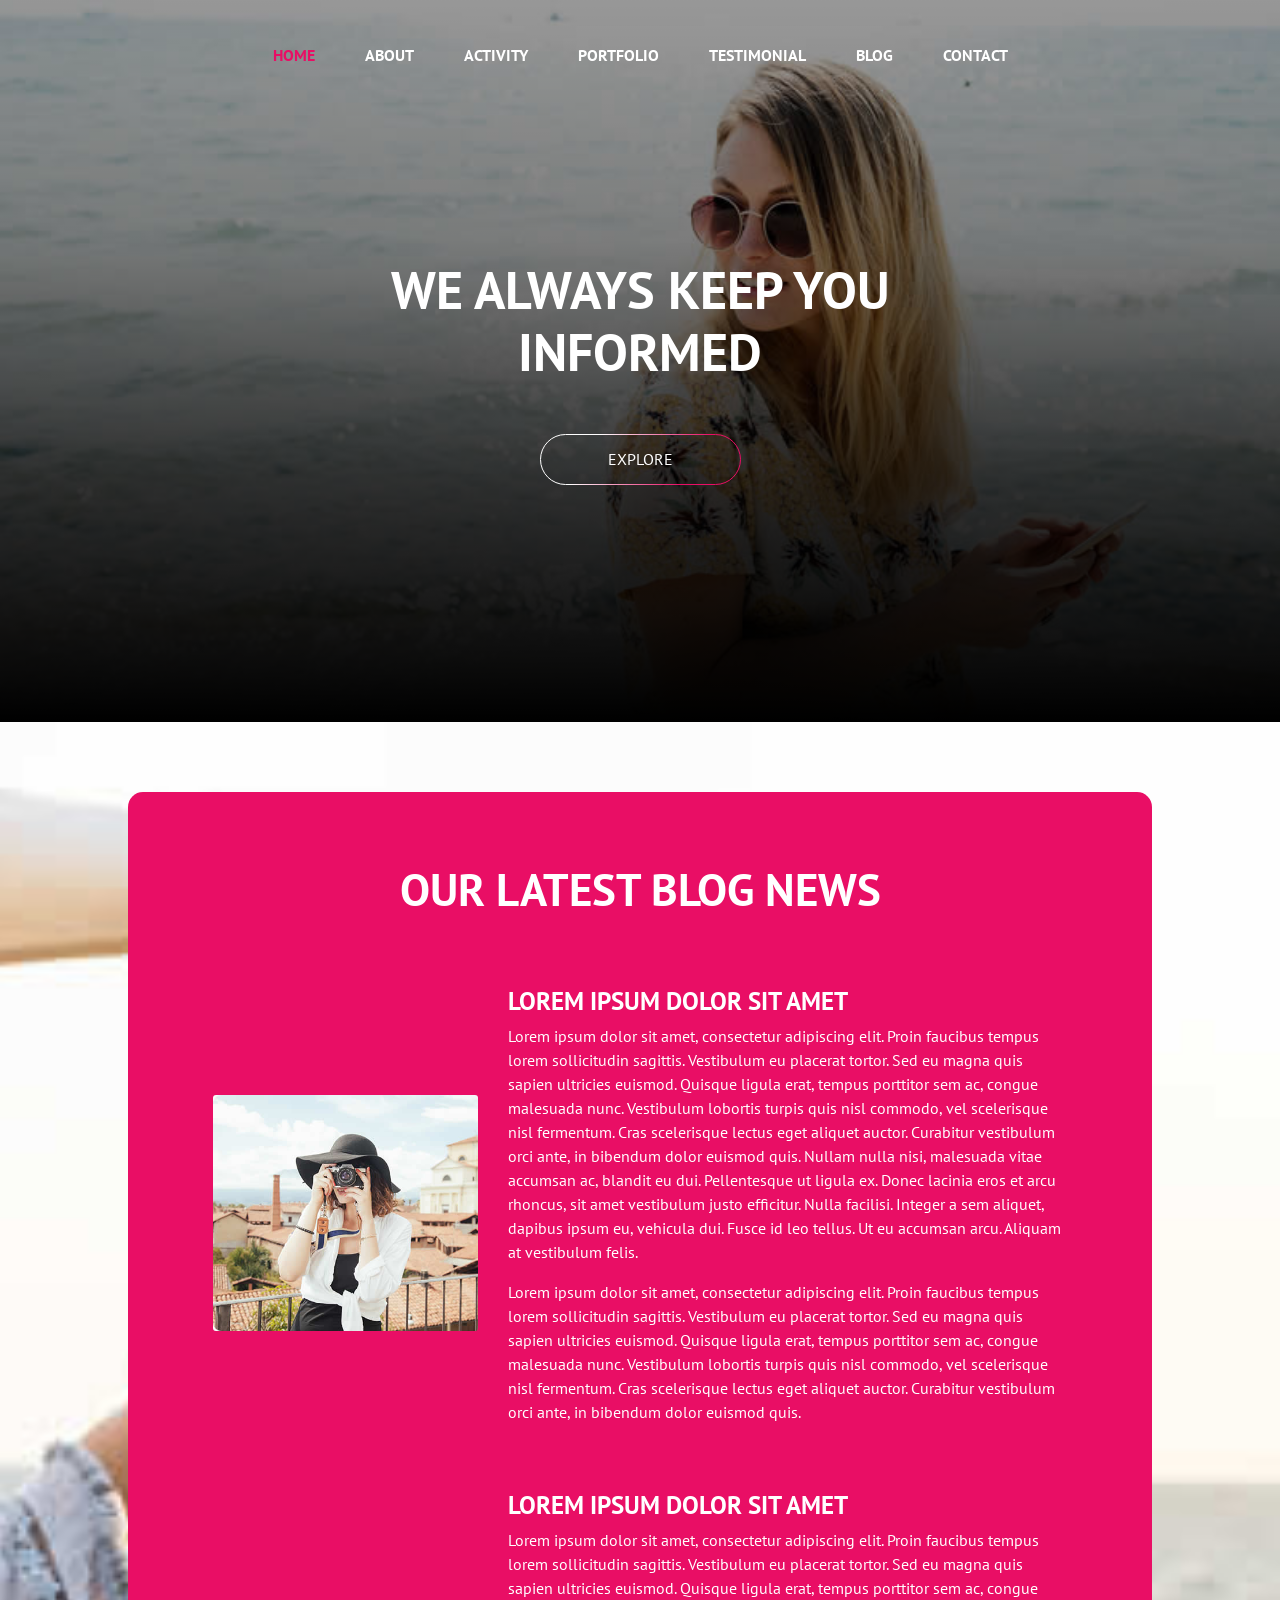
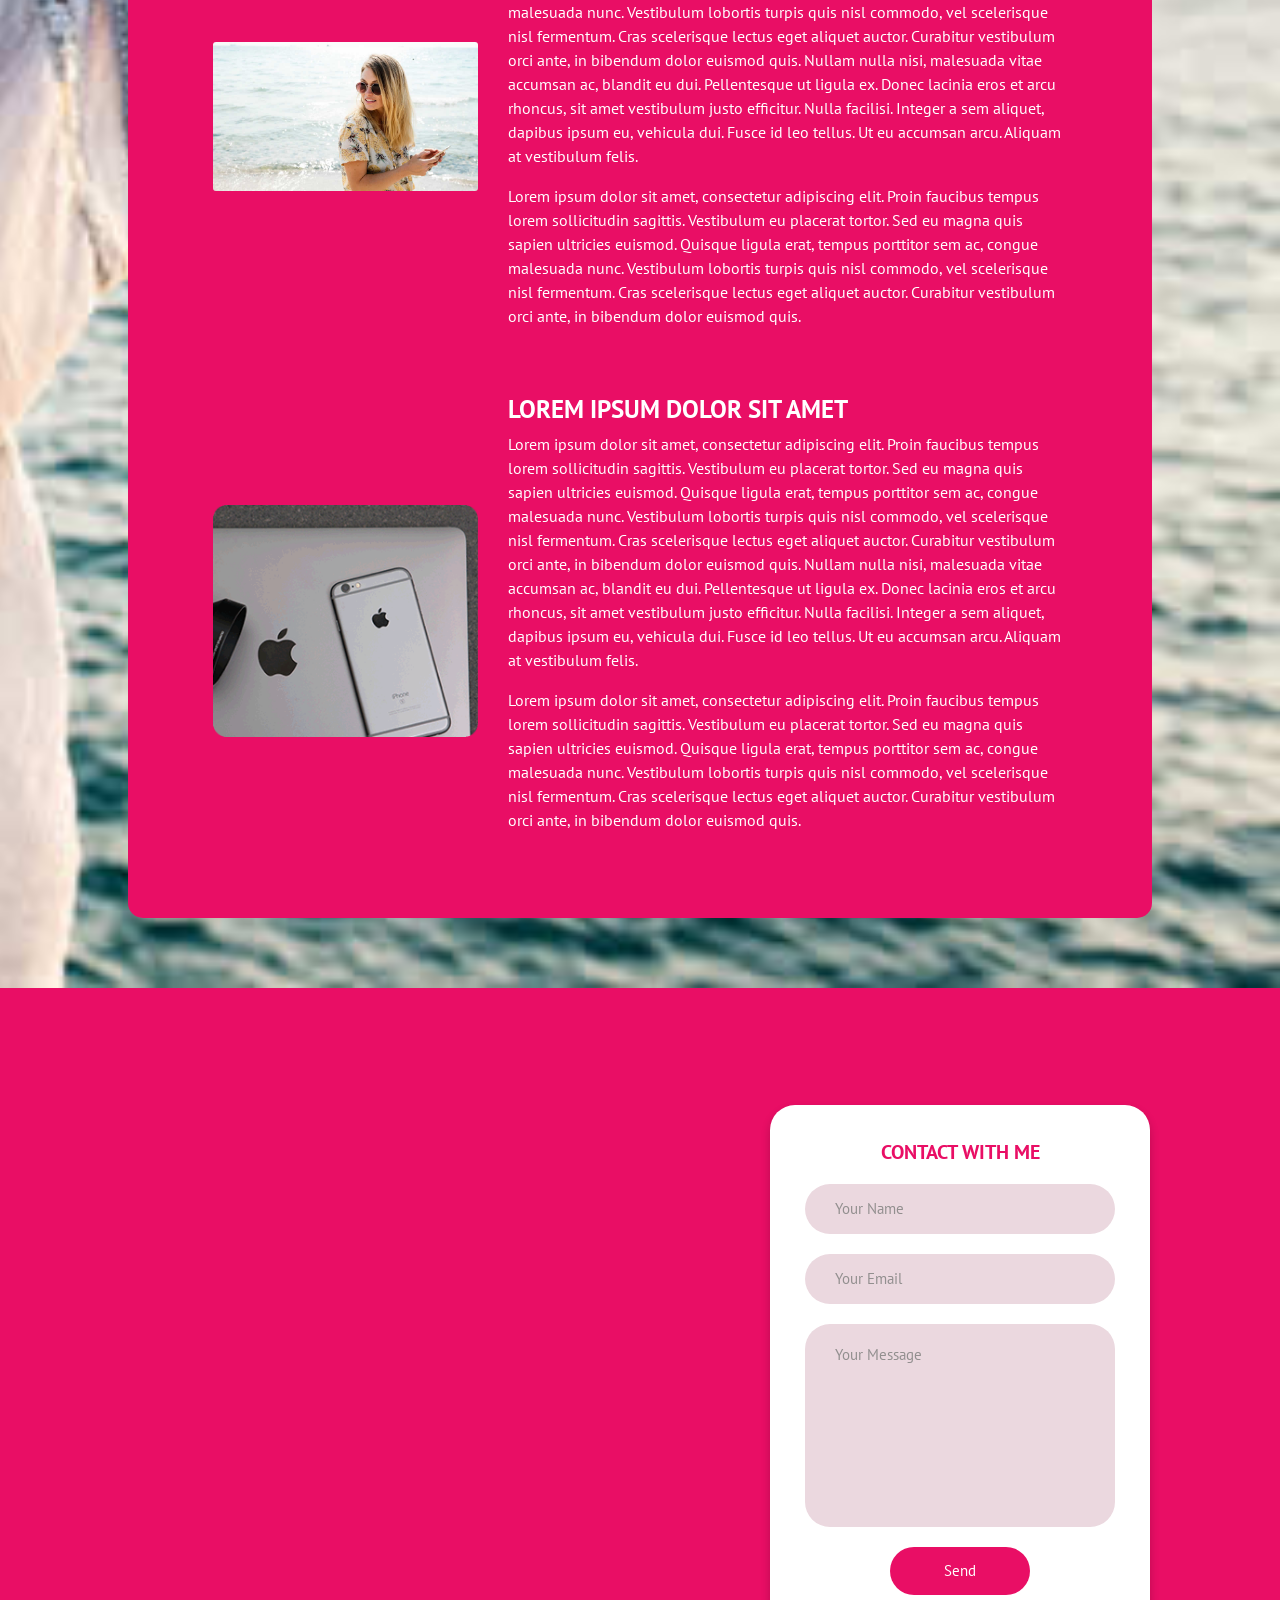
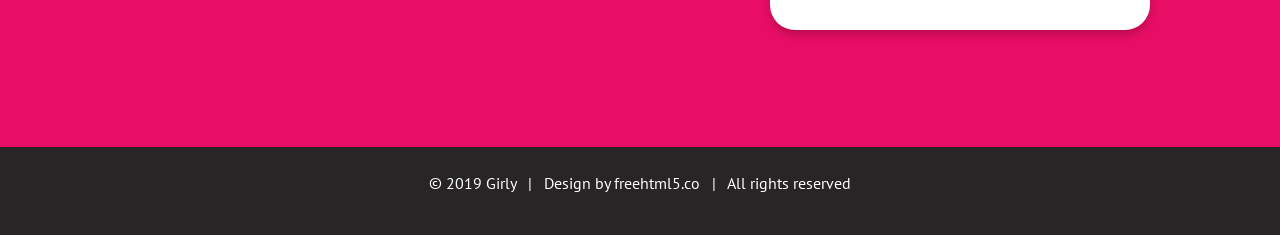
<file: example-2/blog.html>
<!DOCTYPE html>
<!--
  Girly by FreeHTML5.co
  Twitter: https://twitter.com/fh5co
  Facebook: https://fb.com/fh5co
  URL: https://freehtml5.co
-->
<html lang="en">
    <head>
        <!-- Required meta tags -->
        <meta charset="utf-8" />
        <meta name="viewport" content="width=device-width, initial-scale=1, shrink-to-fit=no" />
        <link rel="stylesheet" href="assets/css/bootstrap.min.css" />
        <link rel="stylesheet" href="assets/css/style.css" />
        <title>Example-2</title>
    </head>

    <body>
        <nav class="navbar navbar-expand-md fixed-top maine-menu">
            <div class="container">
                <button class="navbar-toggler ml-auto" data-target="#my-nav" onclick="myFunction(this)" data-toggle="collapse"><span class="bar1"></span> <span class="bar2"></span> <span class="bar3"></span></button>
                <div id="my-nav" class="collapse navbar-collapse">
                    <ul class="navbar-nav mx-auto">
                        <li class="nav-item active"><a class="nav-link" href="index.html">Home</a></li>
                        <li class="nav-item"><a class="nav-link" href="index.html#about" tabindex="-1" aria-disabled="true">About</a></li>
                        <li class="nav-item"><a class="nav-link" href="index.html#activity" tabindex="-1" aria-disabled="true">Activity</a></li>
                        <li class="nav-item"><a class="nav-link" href="index.html#portfolio" tabindex="-1" aria-disabled="true">Portfolio</a></li>
                        <li class="nav-item"><a class="nav-link" href="index.html#testimonial" tabindex="-1" aria-disabled="true">Testimonial</a></li>
                        <li class="nav-item"><a class="nav-link" href="#" tabindex="-1" aria-disabled="true">Blog</a></li>
                        <li class="nav-item"><a class="nav-link" href="index.html#contact" tabindex="-1" aria-disabled="true">Contact</a></li>
                    </ul>
                </div>
            </div>
        </nav>

        <div class="container-fluid fh5co-home-banner">
            <div class="card">
                <img class="card-img" src="assets/img/girl1.jpg" alt="" />
                <div class="card-img-overlay">
                    <div class="center-text">
                        <h2 class="card-title">We always keep you informed</h2>
                        <a href="#" class="btn">
                            <svg width="201" height="51" viewBox="0 0 201 51">
                                <defs>
                                    <style>
                                        .cls-1 {
                                            fill: none;
                                            stroke-width: 1px;
                                            stroke: url(#linear-gradient);
                                        }
                                    </style>
                                    <linearGradient id="linear-gradient" x1="140.508" y1="50.5" x2="60.492" y2="0.5" gradientUnits="userSpaceOnUse">
                                        <stop offset="0" stop-color="#e90e65" />
                                        <stop offset="1" stop-color="#fff" />
                                    </linearGradient>
                                </defs>
                                <rect id="Rounded_Rectangle_1" data-name="Rounded Rectangle 1" class="cls-1" x="0.5" y="0.5" width="200" height="50" rx="25" ry="25" />
                            </svg>
                            Explore</a
                        >
                    </div>
                </div>
            </div>
        </div>

        <!-- Blog content section -->
        <section class="fh5co-blog-content">
            <div class="blog-content-bckg">
                <div class="blog-content-inner">
                    <div class="container-fluid">
                        <h2 class="card-title">Our latest blog news</h2>
                        <div class="row single-blog">
                            <div class="col-xl-4 col-lg-12 single-blog__img">
                                <img class="card-img w-100" src="assets/img/girl3.jpg" alt="" />
                            </div>
                            <div class="col-xl-8 col-lg-12 single-blog__text">
                                <h2>Lorem ipsum dolor sit amet</h2>
                                <p>Lorem ipsum dolor sit amet, consectetur adipiscing elit. Proin faucibus tempus lorem sollicitudin sagittis. Vestibulum eu placerat tortor. Sed eu magna quis sapien ultricies euismod. Quisque ligula erat, tempus porttitor sem ac, congue malesuada nunc. Vestibulum lobortis turpis quis nisl commodo, vel scelerisque nisl fermentum. Cras scelerisque lectus eget aliquet auctor. Curabitur vestibulum orci ante, in bibendum dolor euismod quis. Nullam nulla nisi, malesuada vitae accumsan ac, blandit eu dui. Pellentesque ut ligula ex. Donec lacinia eros et arcu rhoncus, sit amet vestibulum justo efficitur. Nulla facilisi. Integer a sem aliquet, dapibus ipsum eu, vehicula dui. Fusce id leo tellus. Ut eu accumsan arcu. Aliquam at vestibulum felis.</p>
                                <p>Lorem ipsum dolor sit amet, consectetur adipiscing elit. Proin faucibus tempus lorem sollicitudin sagittis. Vestibulum eu placerat tortor. Sed eu magna quis sapien ultricies euismod. Quisque ligula erat, tempus porttitor sem ac, congue malesuada nunc. Vestibulum lobortis turpis quis nisl commodo, vel scelerisque nisl fermentum. Cras scelerisque lectus eget aliquet auctor. Curabitur vestibulum orci ante, in bibendum dolor euismod quis.</p>
                            </div>
                        </div>
                        <div class="row single-blog">
                            <div class="col-xl-4 col-lg-12 single-blog__img">
                                <img class="card-img w-100" src="assets/img/girl1.jpg" alt="" />
                            </div>
                            <div class="col-xl-8 col-lg-12 single-blog__text">
                                <h2>Lorem ipsum dolor sit amet</h2>
                                <p>Lorem ipsum dolor sit amet, consectetur adipiscing elit. Proin faucibus tempus lorem sollicitudin sagittis. Vestibulum eu placerat tortor. Sed eu magna quis sapien ultricies euismod. Quisque ligula erat, tempus porttitor sem ac, congue malesuada nunc. Vestibulum lobortis turpis quis nisl commodo, vel scelerisque nisl fermentum. Cras scelerisque lectus eget aliquet auctor. Curabitur vestibulum orci ante, in bibendum dolor euismod quis. Nullam nulla nisi, malesuada vitae accumsan ac, blandit eu dui. Pellentesque ut ligula ex. Donec lacinia eros et arcu rhoncus, sit amet vestibulum justo efficitur. Nulla facilisi. Integer a sem aliquet, dapibus ipsum eu, vehicula dui. Fusce id leo tellus. Ut eu accumsan arcu. Aliquam at vestibulum felis.</p>
                                <p>Lorem ipsum dolor sit amet, consectetur adipiscing elit. Proin faucibus tempus lorem sollicitudin sagittis. Vestibulum eu placerat tortor. Sed eu magna quis sapien ultricies euismod. Quisque ligula erat, tempus porttitor sem ac, congue malesuada nunc. Vestibulum lobortis turpis quis nisl commodo, vel scelerisque nisl fermentum. Cras scelerisque lectus eget aliquet auctor. Curabitur vestibulum orci ante, in bibendum dolor euismod quis.</p>
                            </div>
                        </div>
                        <div class="row single-blog">
                            <div class="col-xl-4 col-lg-12 single-blog__img">
                                <img class="card-img w-100" src="assets/img/portfolio-img3.png" alt="" />
                            </div>
                            <div class="col-xl-8 col-lg-12 single-blog__text">
                                <h2>Lorem ipsum dolor sit amet</h2>
                                <p>Lorem ipsum dolor sit amet, consectetur adipiscing elit. Proin faucibus tempus lorem sollicitudin sagittis. Vestibulum eu placerat tortor. Sed eu magna quis sapien ultricies euismod. Quisque ligula erat, tempus porttitor sem ac, congue malesuada nunc. Vestibulum lobortis turpis quis nisl commodo, vel scelerisque nisl fermentum. Cras scelerisque lectus eget aliquet auctor. Curabitur vestibulum orci ante, in bibendum dolor euismod quis. Nullam nulla nisi, malesuada vitae accumsan ac, blandit eu dui. Pellentesque ut ligula ex. Donec lacinia eros et arcu rhoncus, sit amet vestibulum justo efficitur. Nulla facilisi. Integer a sem aliquet, dapibus ipsum eu, vehicula dui. Fusce id leo tellus. Ut eu accumsan arcu. Aliquam at vestibulum felis.</p>
                                <p>Lorem ipsum dolor sit amet, consectetur adipiscing elit. Proin faucibus tempus lorem sollicitudin sagittis. Vestibulum eu placerat tortor. Sed eu magna quis sapien ultricies euismod. Quisque ligula erat, tempus porttitor sem ac, congue malesuada nunc. Vestibulum lobortis turpis quis nisl commodo, vel scelerisque nisl fermentum. Cras scelerisque lectus eget aliquet auctor. Curabitur vestibulum orci ante, in bibendum dolor euismod quis.</p>
                            </div>
                        </div>
                    </div>
                </div>
            </div>
        </section>
        <!-- Blog content section end -->

        <footer class="container-fluid p-0 pr-0">
            <div class="row mr-0 ml-0">
                <div class="col-md-6 pr-0 pl-0 map">
                    <iframe src="https://www.google.com/maps/embed?pb=!1m18!1m12!1m3!1d13035.46901327725!2d-80.85396551628644!3d35.234674411422155!2m3!1f0!2f0!3f0!3m2!1i1024!2i768!4f13.1!3m3!1m2!1s0x8856a03af474f38f%3A0xf8301daadf5f7670!2sFourth+Ward%2C+Charlotte%2C+NC%2C+USA!5e0!3m2!1sen!2sin!4v1551001218548" style="border: 0" allowfullscreen></iframe>
                </div>
                <div class="col-md-6 content-us">
                    <div class="contact-form">
                        <h3 class="text-uppercase">Contact with me</h3>
                        <input type="text" class="form-control" placeholder="Your Name" />
                        <input type="text" class="form-control" placeholder="Your Email" />
                        <textarea class="form-control" placeholder="Your Message"></textarea>
                        <button type="submit">Send</button>
                    </div>
                </div>
            </div>
            <div class="copy pt-4 pb-4">
                <p><a href="https://freehtml5.co/" target="_blank"> &copy; 2019 Girly</a> &nbsp; | &nbsp; Design by <a href="https://freehtml5.co/" target="_blank">freehtml5.co</a> &nbsp; | &nbsp; All rights reserved</p>
            </div>
        </footer>

        <!-- jQuery first, then Popper.js, then Bootstrap JS -->
        <script src="assets/js/jquery-3.3.1.slim.min.js"></script>
        <script src="assets/js/popper.min.js"></script>
        <script src="assets/js/bootstrap.min.js"></script>
        <script src="assets/js/owl.carousel.min.js"></script>
        <script src="assets/js/main.js"></script>
    </body>
</html>
</file>
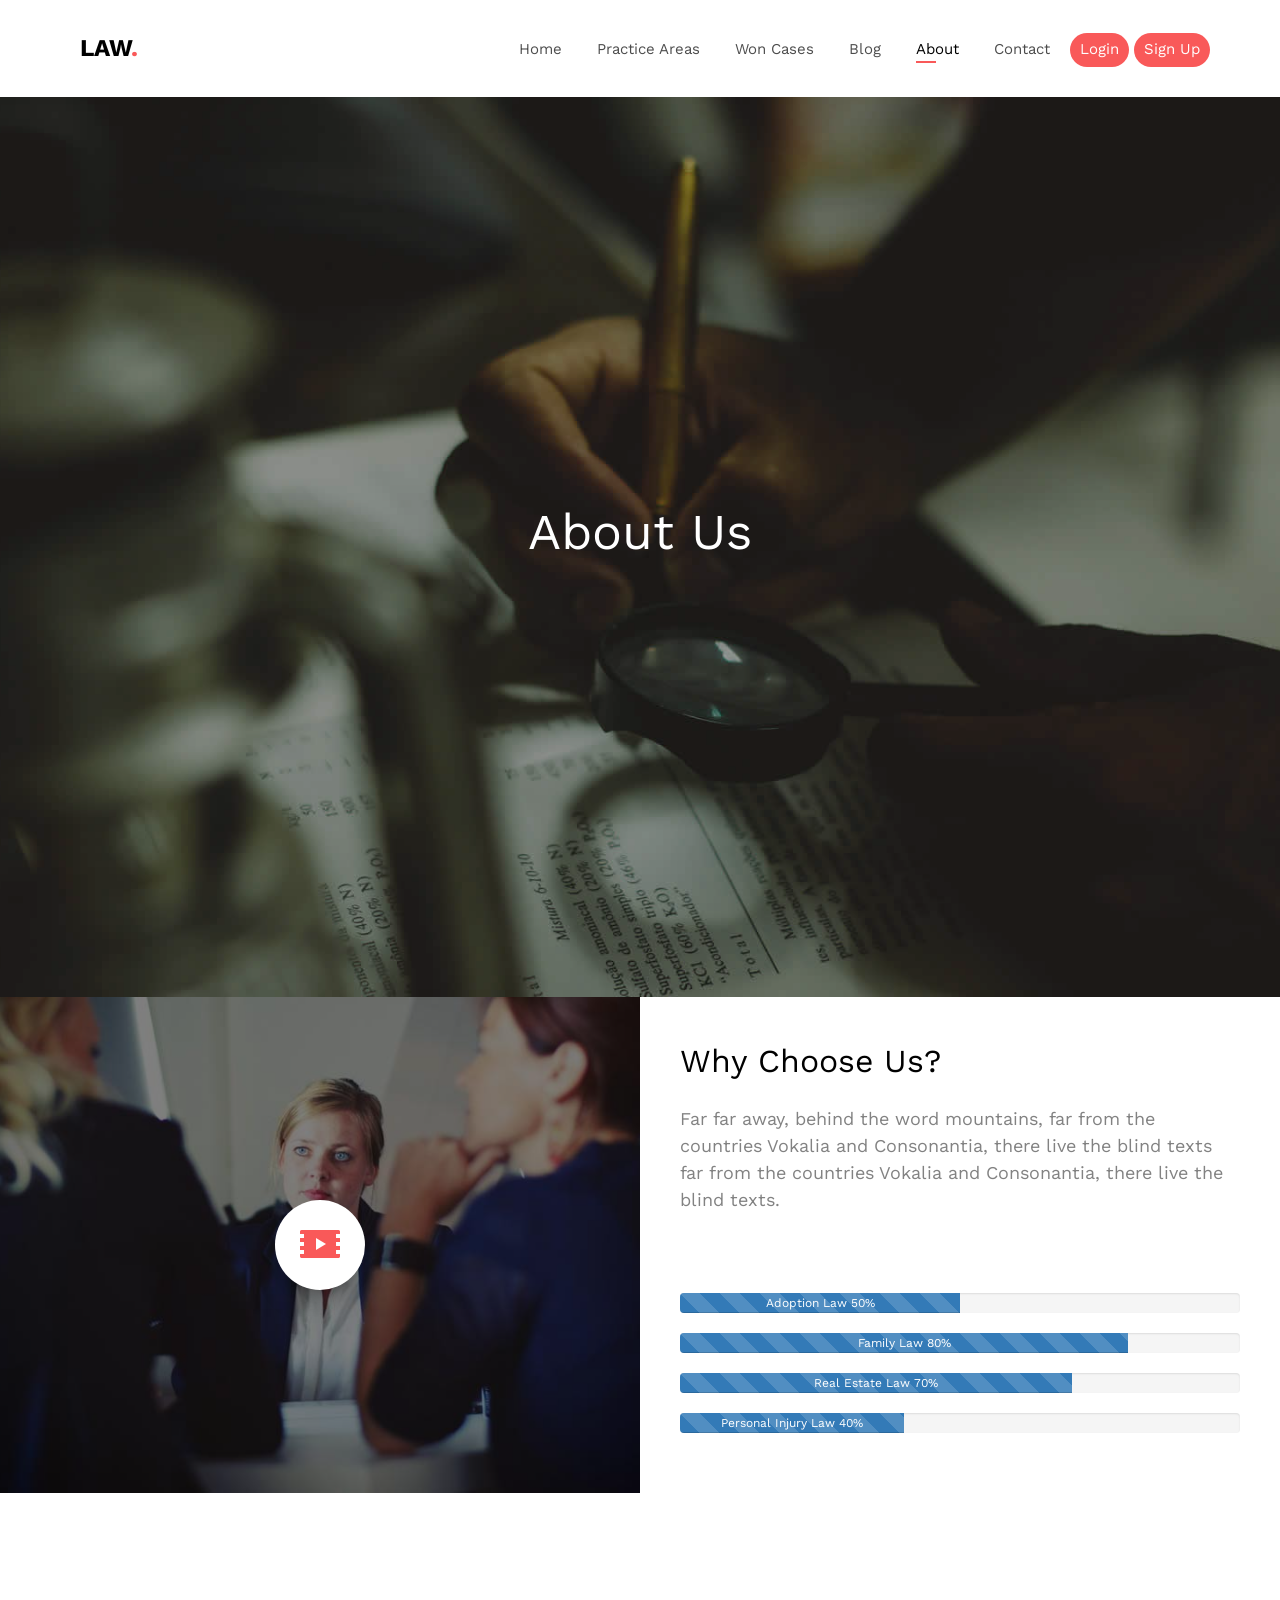
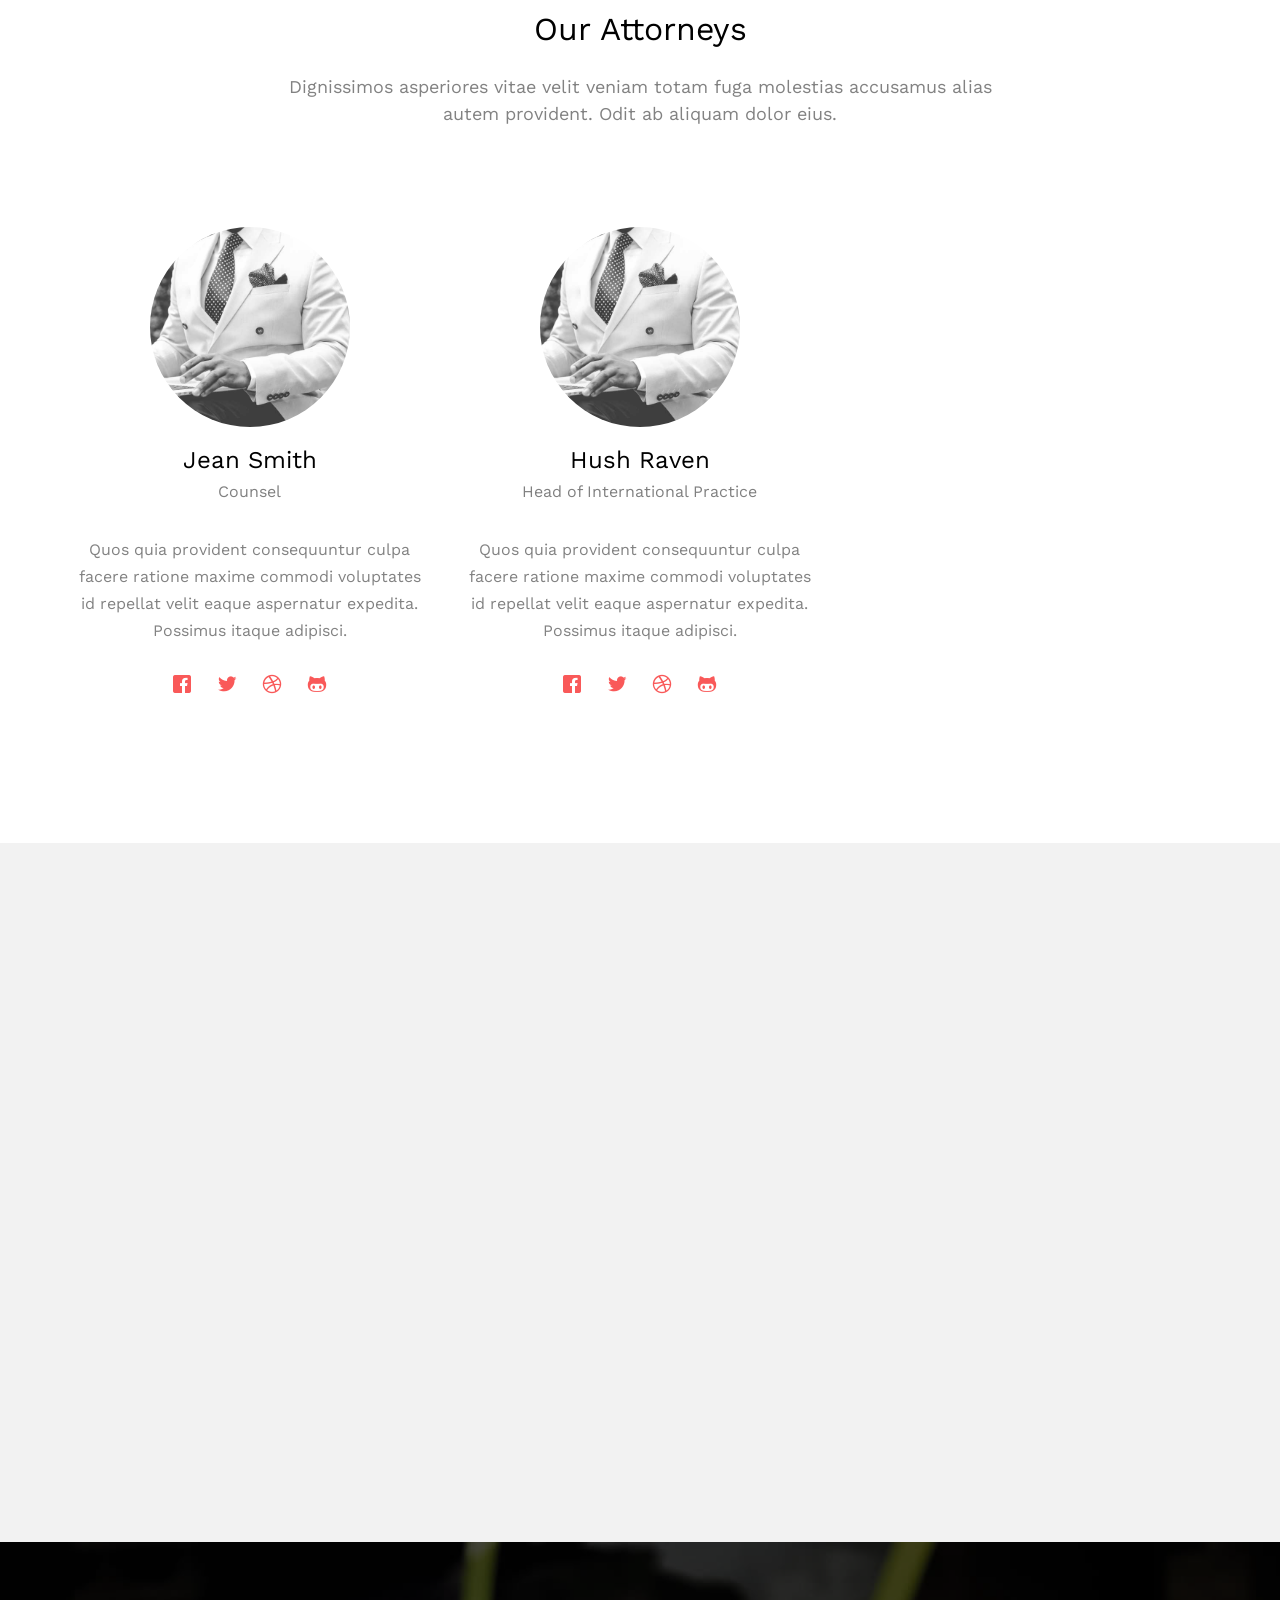
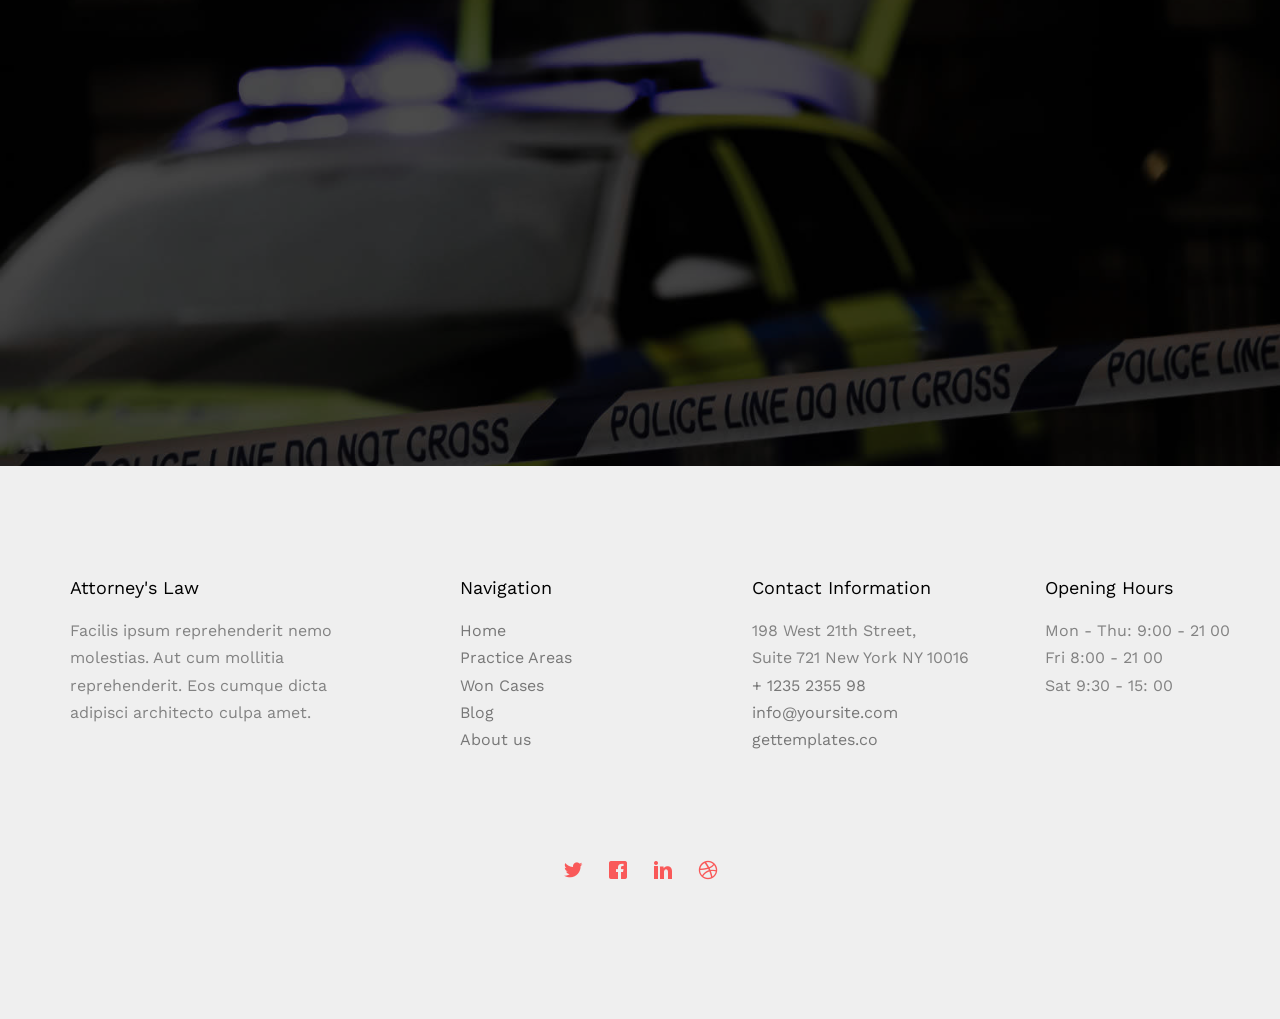
<file: example-3/about.html>
<!DOCTYPE HTML>
<html>
	<head>
	<meta charset="utf-8">
	<meta http-equiv="X-UA-Compatible" content="IE=edge">
	<title>Example-3</title>
	<meta name="viewport" content="width=device-width, initial-scale=1">
	<meta name="description" content="Free HTML5 Website Template by FreeHTML5.co" />
	<meta name="keywords" content="free website templates, free html5, free template, free bootstrap, free website template, html5, css3, mobile first, responsive" />
	<meta name="author" content="FreeHTML5.co" />

	<!-- 
	//////////////////////////////////////////////////////

	FREE HTML5 TEMPLATE 
	DESIGNED & DEVELOPED by FreeHTML5.co
		
	Website: 		http://freehtml5.co/
	Email: 			info@freehtml5.co
	Twitter: 		http://twitter.com/fh5co
	Facebook: 		https://www.facebook.com/fh5co

	//////////////////////////////////////////////////////
	 -->

  	<!-- Facebook and Twitter integration -->
	<meta property="og:title" content=""/>
	<meta property="og:image" content=""/>
	<meta property="og:url" content=""/>
	<meta property="og:site_name" content=""/>
	<meta property="og:description" content=""/>
	<meta name="twitter:title" content="" />
	<meta name="twitter:image" content="" />
	<meta name="twitter:url" content="" />
	<meta name="twitter:card" content="" />

	<link href="https://fonts.googleapis.com/css?family=Work+Sans:300,400,500,700,800" rel="stylesheet">
	
	<!-- Animate.css -->
	<link rel="stylesheet" href="css/animate.css">
	<!-- Icomoon Icon Fonts-->
	<link rel="stylesheet" href="css/icomoon.css">
	<!-- Bootstrap  -->
	<link rel="stylesheet" href="css/bootstrap.css">

	<!-- Magnific Popup -->
	<link rel="stylesheet" href="css/magnific-popup.css">

	<!-- Owl Carousel  -->
	<link rel="stylesheet" href="css/owl.carousel.min.css">
	<link rel="stylesheet" href="css/owl.theme.default.min.css">
	<!-- Flexslider  -->
	<link rel="stylesheet" href="css/flexslider.css">

	<!-- Theme style  -->
	<link rel="stylesheet" href="css/style.css">

	<!-- Modernizr JS -->
	<script src="js/modernizr-2.6.2.min.js"></script>
	<!-- FOR IE9 below -->
	<!--[if lt IE 9]>
	<script src="js/respond.min.js"></script>
	<![endif]-->

	</head>
	<body>
		
	<div class="fh5co-loader"></div>
	
	<div id="page">
	<nav class="fh5co-nav" role="navigation">
		<div class="top-menu">
			<div class="container">
				<div class="row">
					<div class="col-xs-2">
						<div id="fh5co-logo"><a href="index.html">Law<span>.</span></a></div>
					</div>
					<div class="col-xs-10 text-right menu-1">
						<ul>
							<li><a href="index.html">Home</a></li>
							<li><a href="practice.html">Practice Areas</a></li>
							<li><a href="won.html">Won Cases</a></li>
							<li class="has-dropdown">
								<a href="blog.html">Blog</a>
								<ul class="dropdown">
									<li><a href="#">Cases</a></li>
									<li><a href="#">Won Cases</a></li>
									<li><a href="#">Criminal Law</a></li>
									<li><a href="#">Business Law</a></li>
								</ul>
							</li>
							<li class="active"><a href="about.html">About</a></li>
							<li><a href="contact.html">Contact</a></li>
							<li class="btn-cta"><a href="#"><span>Login</span></a></li>
							<li class="btn-cta"><a href="#"><span>Sign Up</span></a></li>
						</ul>
					</div>
				</div>
				
			</div>
		</div>
	</nav>

	<aside id="fh5co-hero" class="js-fullheight">
		<div class="flexslider js-fullheight">
			<ul class="slides">
		   	<li style="background-image: url(images/img_bg_1.jpg);">
		   		<div class="overlay-gradient"></div>
		   		<div class="container">
		   			<div class="col-md-10 col-md-offset-1 text-center js-fullheight slider-text">
		   				<div class="slider-text-inner desc">
		   					<h2 class="heading-section">About Us</h2>
		   				</div>
		   			</div>
		   		</div>
		   	</li>
		  	</ul>
	  	</div>
	</aside>
	<div id="fh5co-content">
		<div class="video fh5co-video" style="background-image: url(images/video.jpg);">
			<a href="https://vimeo.com/channels/staffpicks/93951774" class="popup-vimeo"><i class="icon-video2"></i></a>
			<div class="overlay"></div>
		</div>
		<div class="choose animate-box">
			<div class="fh5co-heading">
				<h2>Why Choose Us?</h2>
				<p>Far far away, behind the word mountains, far from the countries Vokalia and Consonantia, there live the blind texts far from the countries Vokalia and Consonantia, there live the blind texts. </p>
			</div>
			<div class="progress">
				<div class="progress-bar progress-bar-striped active" role="progressbar" aria-valuenow="50" aria-valuemin="0" aria-valuemax="100" style="width:50%">
				Adoption Law 50%
				</div>
			</div>
			<div class="progress">
				<div class="progress-bar progress-bar-striped active" role="progressbar" aria-valuenow="50" aria-valuemin="0" aria-valuemax="100" style="width:80%">
				Family Law 80%
				</div>
			</div>
			<div class="progress">
				<div class="progress-bar progress-bar-striped active" role="progressbar" aria-valuenow="50" aria-valuemin="0" aria-valuemax="100" style="width:70%">
				Real Estate Law 70%
				</div>
			</div>
			<div class="progress">
				<div class="progress-bar progress-bar-striped active" role="progressbar" aria-valuenow="50" aria-valuemin="0" aria-valuemax="100" style="width:40%">
				Personal Injury Law 40%
				</div>
			</div>
		</div>
	</div>

	<div id="fh5co-about">
		<div class="container">
			<div class="row animate-box">
				<div class="col-md-8 col-md-offset-2 text-center fh5co-heading">
					<h2>Our Attorneys</h2>
					<p>Dignissimos asperiores vitae velit veniam totam fuga molestias accusamus alias autem provident. Odit ab aliquam dolor eius.</p>
				</div>
			</div>
			<div class="row">
				<div class="col-md-4 col-sm-4 text-center animate-box" data-animate-effect="fadeIn">
					<div class="fh5co-staff">
						<img src="images/user-2.jpg" alt="Free HTML5 Templates by gettemplates.co">
						<h3>Jean Smith</h3>
						<strong class="role">Counsel</strong>
						<p>Quos quia provident consequuntur culpa facere ratione maxime commodi voluptates id repellat velit eaque aspernatur expedita. Possimus itaque adipisci.</p>
						<ul class="fh5co-social-icons">
							<li><a href="#"><i class="icon-facebook"></i></a></li>
							<li><a href="#"><i class="icon-twitter"></i></a></li>
							<li><a href="#"><i class="icon-dribbble"></i></a></li>
							<li><a href="#"><i class="icon-github"></i></a></li>
						</ul>
					</div>
				</div>
				<div class="col-md-4 col-sm-4 text-center animate-box" data-animate-effect="fadeIn">
					<div class="fh5co-staff">
						<img src="images/user-2.jpg" alt="Free HTML5 Templates by gettemplates.co">
						<h3>Hush Raven</h3>
						<strong class="role">Head of International Practice</strong>
						<p>Quos quia provident consequuntur culpa facere ratione maxime commodi voluptates id repellat velit eaque aspernatur expedita. Possimus itaque adipisci.</p>
						<ul class="fh5co-social-icons">
							<li><a href="#"><i class="icon-facebook"></i></a></li>
							<li><a href="#"><i class="icon-twitter"></i></a></li>
							<li><a href="#"><i class="icon-dribbble"></i></a></li>
							<li><a href="#"><i class="icon-github"></i></a></li>
						</ul>
					</div>
				</div>
				<div class="col-md-4 col-sm-4 text-center animate-box" data-animate-effect="fadeIn">
					<div class="fh5co-staff">
						<img src="images/user-2.jpg" alt="Free HTML5 Templates by gettemplates.co">
						<h3>Alex King</h3>
						<strong class="role">Managing Partner, Attorney</strong>
						<p>Quos quia provident consequuntur culpa facere ratione maxime commodi voluptates id repellat velit eaque aspernatur expedita. Possimus itaque adipisci.</p>
						<ul class="fh5co-social-icons">
							<li><a href="#"><i class="icon-facebook"></i></a></li>
							<li><a href="#"><i class="icon-twitter"></i></a></li>
							<li><a href="#"><i class="icon-dribbble"></i></a></li>
							<li><a href="#"><i class="icon-github"></i></a></li>
						</ul>
					</div>
				</div>
			</div>
		</div>
	</div>

	<div id="fh5co-testimonial" class="fh5co-bg-section">
		<div class="container">
			<div class="row animate-box">
				<div class="col-md-6 col-md-offset-3 text-center fh5co-heading">
					<h2>Testimonials</h2>
				</div>
			</div>
			<div class="row">
				<div class="col-md-10 col-md-offset-1">
					<div class="row animate-box">
						<div class="owl-carousel owl-carousel-fullwidth">
							<div class="item">
								<div class="testimony-slide active text-center">
									<figure>
										<img src="images/user-1.jpg" alt="user">
									</figure>
									<span>Jean Doe, via <a href="#" class="twitter">Twitter</a></span>
									<blockquote>
										<p>&ldquo;Far far away, behind the word mountains, far from the countries Vokalia and Consonantia, there live the blind texts. Separated they live in Bookmarksgrove right at the coast of the Semantics, a large language ocean.&rdquo;</p>
									</blockquote>
								</div>
							</div>
							<div class="item">
								<div class="testimony-slide active text-center">
									<figure>
										<img src="images/user-1.jpg" alt="user">
									</figure>
									<span>John Doe, via <a href="#" class="twitter">Twitter</a></span>
									<blockquote>
										<p>&ldquo;Separated they live in Bookmarksgrove right at the coast of the Semantics, a large language ocean.&rdquo;</p>
									</blockquote>
								</div>
							</div>
							<div class="item">
								<div class="testimony-slide active text-center">
									<figure>
										<img src="images/user-1.jpg" alt="user">
									</figure>
									<span>John Doe, via <a href="#" class="twitter">Twitter</a></span>
									<blockquote>
										<p>&ldquo;Far from the countries Vokalia and Consonantia, there live the blind texts. Separated they live in Bookmarksgrove right at the coast of the Semantics, a large language ocean.&rdquo;</p>
									</blockquote>
								</div>
							</div>
						</div>
					</div>
				</div>
			</div>
		</div>
	</div>


	<div id="fh5co-started" style="background-image:url(images/img_bg_2.jpg);">
		<div class="overlay"></div>
		<div class="container">
			<div class="row animate-box">
				<div class="col-md-8 col-md-offset-2 text-center fh5co-heading">
					<h2>Legal Advice</h2>
					<p>We help people effectively fight their offenders back and successfully defend their own stand!</p>
				</div>
			</div>
			<div class="row animate-box">
				<div class="col-md-8 col-md-offset-2 text-center">
					<p><a href="#" class="btn btn-default btn-lg">Consultation</a></p>
				</div>
			</div>
		</div>
	</div>

	<footer id="fh5co-footer" role="contentinfo">
		<div class="container">
			<div class="row row-pb-md">
				<div class="col-md-3 fh5co-widget">
					<h4>Attorney's Law</h4>
					<p>Facilis ipsum reprehenderit nemo molestias. Aut cum mollitia reprehenderit. Eos cumque dicta adipisci architecto culpa amet.</p>
				</div>
				<div class="col-md-3 col-md-push-1">
					<h4>Navigation</h4>
					<ul class="fh5co-footer-links">
						<li><a href="#">Home</a></li>
						<li><a href="#">Practice Areas</a></li>
						<li><a href="#">Won Cases</a></li>
						<li><a href="#">Blog</a></li>
						<li><a href="#">About us</a></li>
					</ul>
				</div>

				<div class="col-md-3 col-md-push-1">
					<h4>Contact Information</h4>
					<ul class="fh5co-footer-links">
						<li>198 West 21th Street, <br> Suite 721 New York NY 10016</li>
						<li><a href="tel://1234567920">+ 1235 2355 98</a></li>
						<li><a href="mailto:info@yoursite.com">info@yoursite.com</a></li>
						<li><a href="http://gettemplates.co">gettemplates.co</a></li>
					</ul>
				</div>

				<div class="col-md-3 col-md-push-1">
					<h4>Opening Hours</h4>
					<ul class="fh5co-footer-links">
						<li>Mon - Thu: 9:00 - 21 00</li>
						<li>Fri 8:00 - 21 00</li>
						<li>Sat 9:30 - 15: 00</li>
					</ul>
				</div>

			</div>

			<div class="row copyright">
				<div class="col-md-12 text-center">
					<p>
						<ul class="fh5co-social-icons">
							<li><a href="#"><i class="icon-twitter"></i></a></li>
							<li><a href="#"><i class="icon-facebook"></i></a></li>
							<li><a href="#"><i class="icon-linkedin"></i></a></li>
							<li><a href="#"><i class="icon-dribbble"></i></a></li>
						</ul>
					</p>
				</div>
			</div>

		</div>
	</footer>
	</div>

	<div class="gototop js-top">
		<a href="#" class="js-gotop"><i class="icon-arrow-up"></i></a>
	</div>
	
	<!-- jQuery -->
	<script src="js/jquery.min.js"></script>
	<!-- jQuery Easing -->
	<script src="js/jquery.easing.1.3.js"></script>
	<!-- Bootstrap -->
	<script src="js/bootstrap.min.js"></script>
	<!-- Waypoints -->
	<script src="js/jquery.waypoints.min.js"></script>
	<!-- Stellar Parallax -->
	<script src="js/jquery.stellar.min.js"></script>
	<!-- Carousel -->
	<script src="js/owl.carousel.min.js"></script>
	<!-- Flexslider -->
	<script src="js/jquery.flexslider-min.js"></script>
	<!-- countTo -->
	<script src="js/jquery.countTo.js"></script>
	<!-- Magnific Popup -->
	<script src="js/jquery.magnific-popup.min.js"></script>
	<script src="js/magnific-popup-options.js"></script>
	<!-- Main -->
	<script src="js/main.js"></script>

	</body>
</html>
</file>
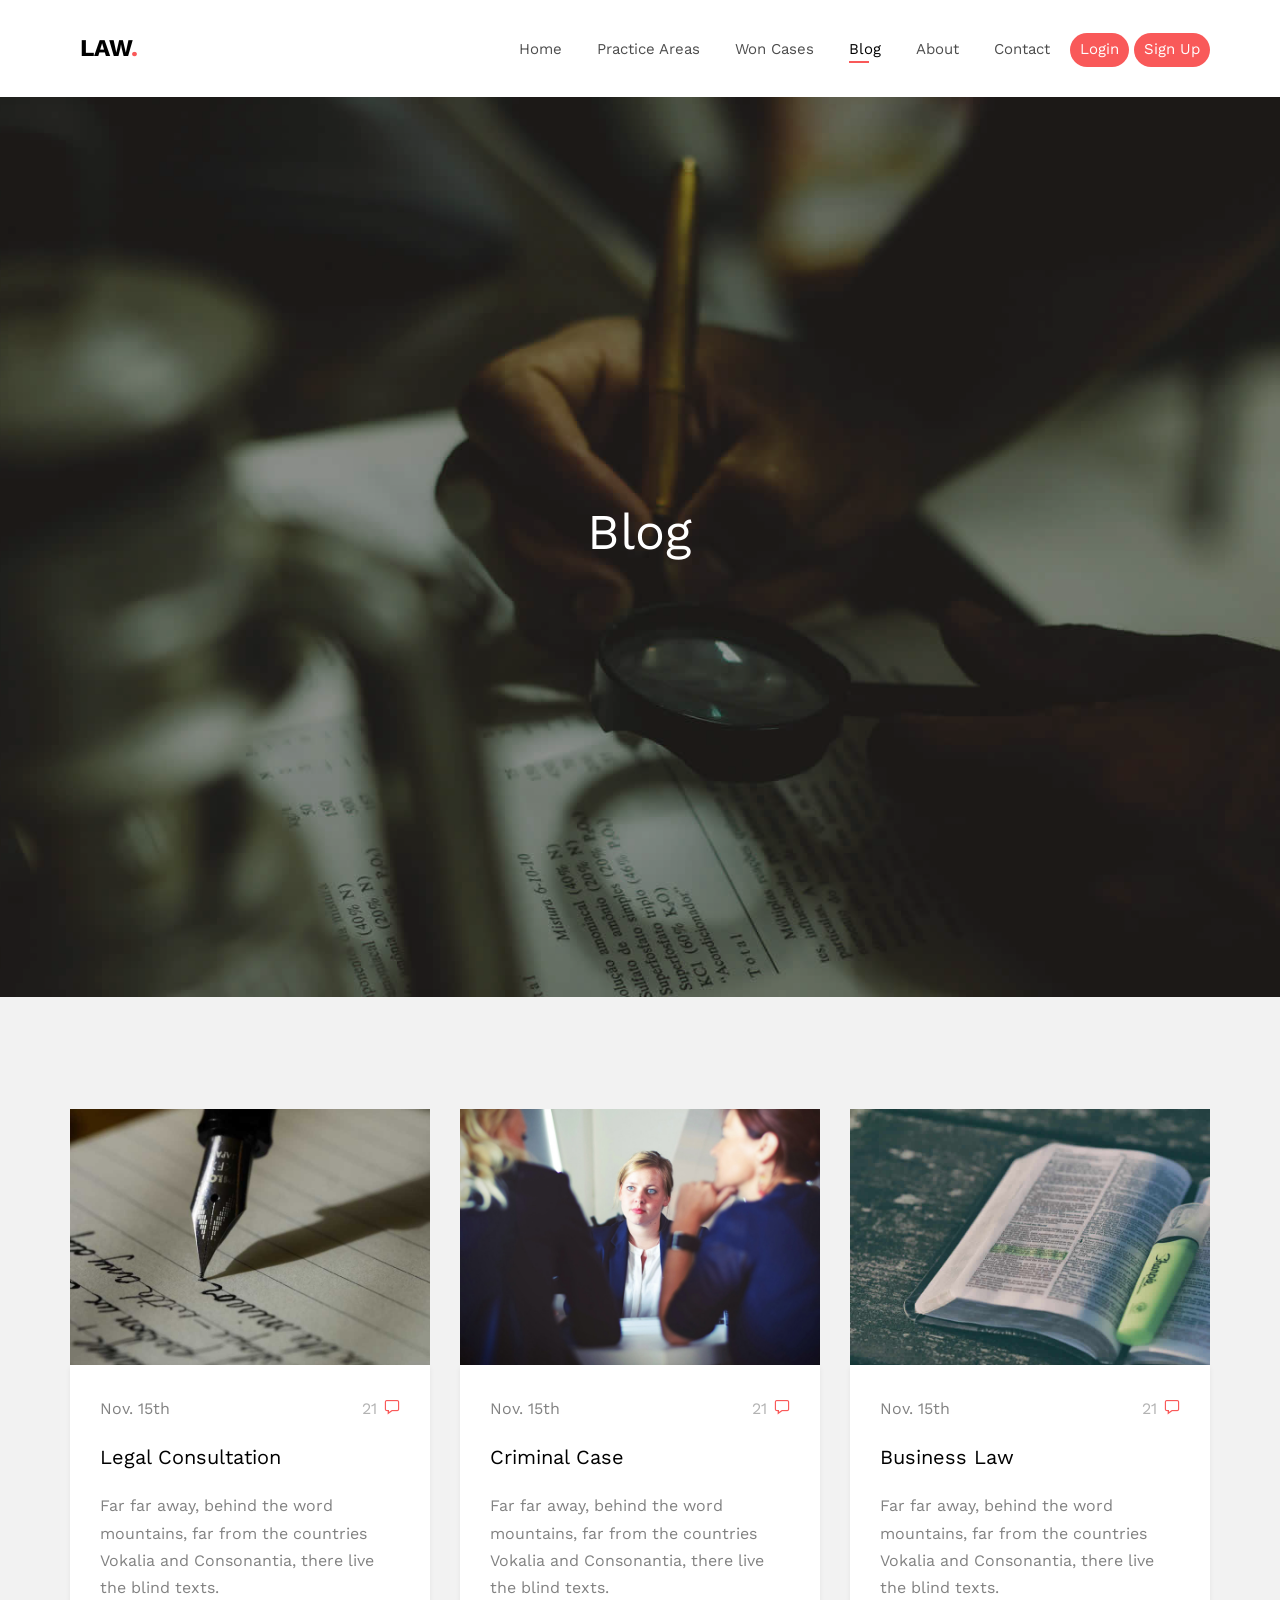
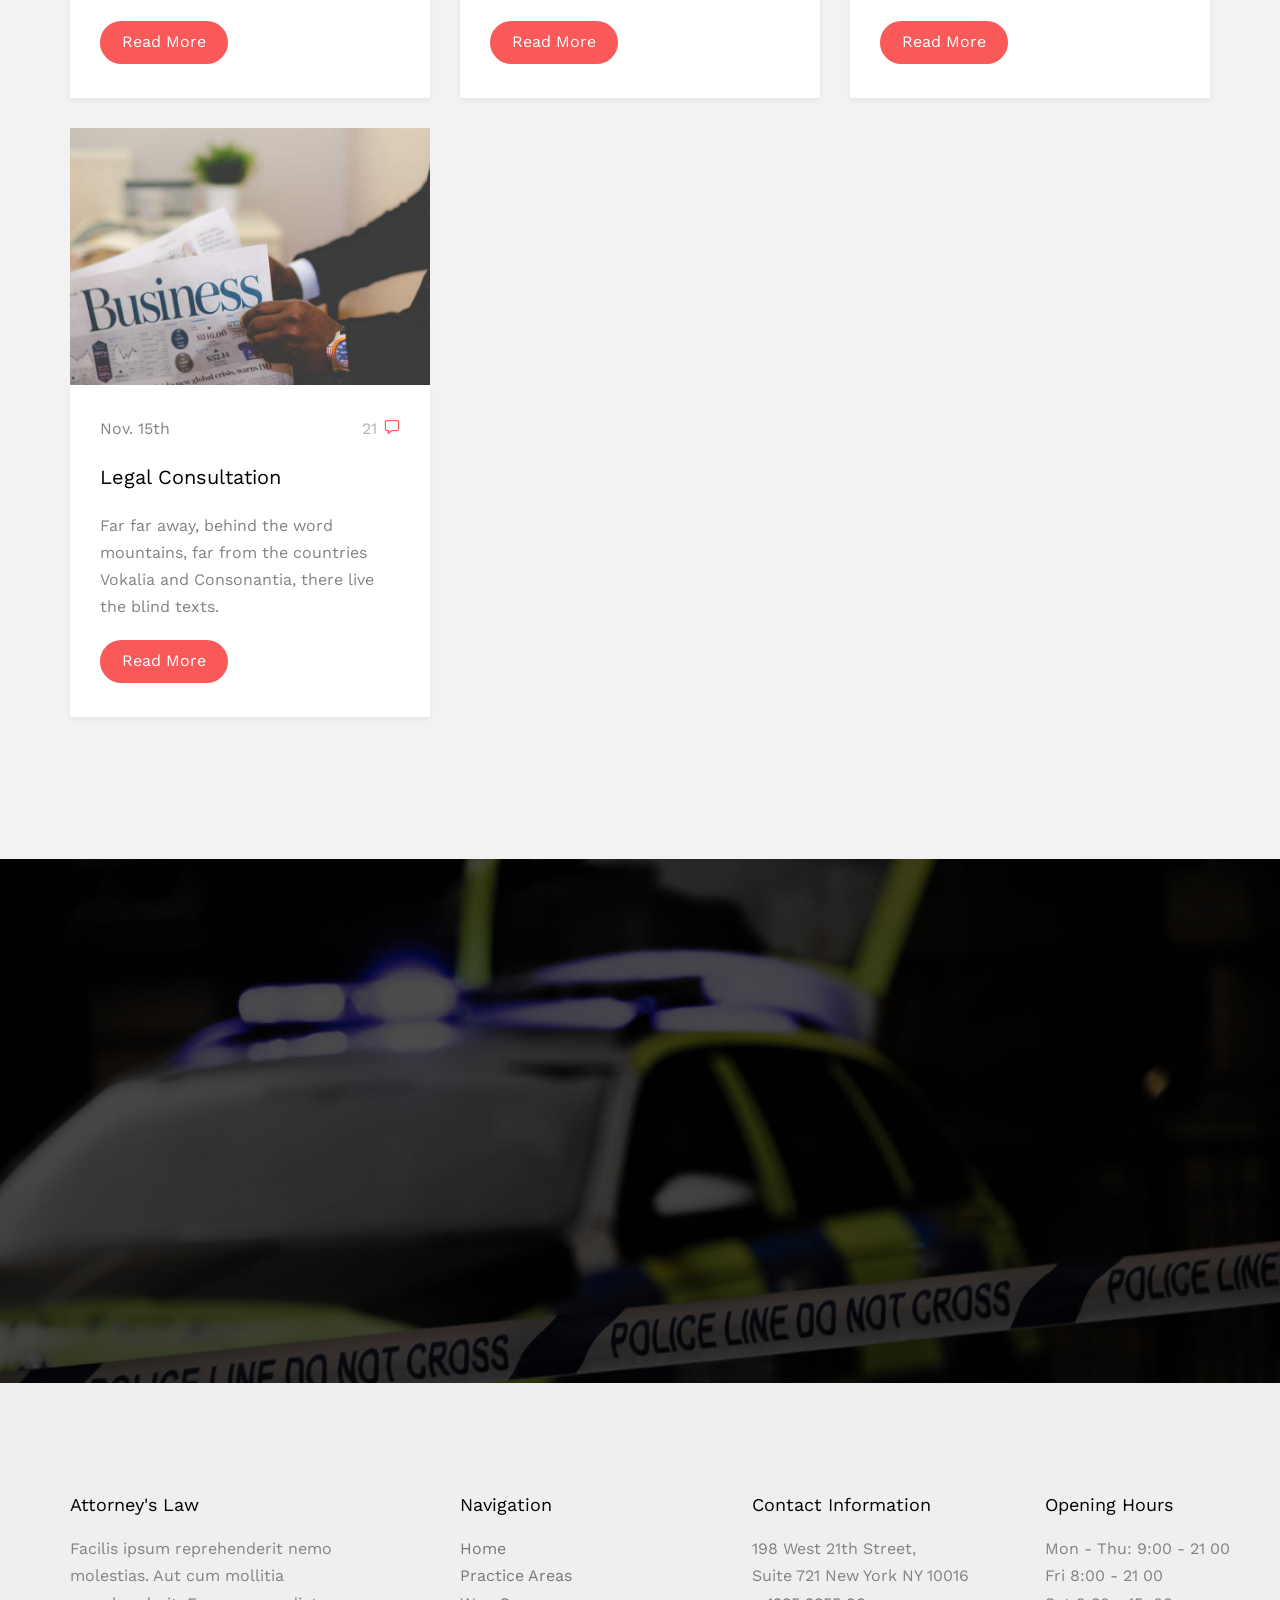
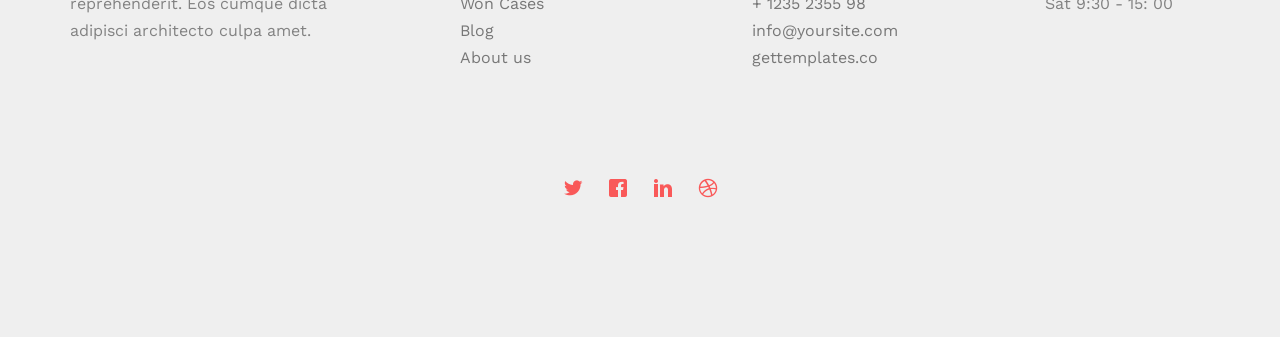
<file: example-3/blog.html>
<!DOCTYPE HTML>
<html>
	<head>
	<meta charset="utf-8">
	<meta http-equiv="X-UA-Compatible" content="IE=edge">
	<title>Example-3</title>
	<meta name="viewport" content="width=device-width, initial-scale=1">
	<meta name="description" content="Free HTML5 Website Template by FreeHTML5.co" />
	<meta name="keywords" content="free website templates, free html5, free template, free bootstrap, free website template, html5, css3, mobile first, responsive" />
	<meta name="author" content="FreeHTML5.co" />

	<!-- 
	//////////////////////////////////////////////////////

	FREE HTML5 TEMPLATE 
	DESIGNED & DEVELOPED by FreeHTML5.co
		
	Website: 		http://freehtml5.co/
	Email: 			info@freehtml5.co
	Twitter: 		http://twitter.com/fh5co
	Facebook: 		https://www.facebook.com/fh5co

	//////////////////////////////////////////////////////
	 -->

  	<!-- Facebook and Twitter integration -->
	<meta property="og:title" content=""/>
	<meta property="og:image" content=""/>
	<meta property="og:url" content=""/>
	<meta property="og:site_name" content=""/>
	<meta property="og:description" content=""/>
	<meta name="twitter:title" content="" />
	<meta name="twitter:image" content="" />
	<meta name="twitter:url" content="" />
	<meta name="twitter:card" content="" />

	<link href="https://fonts.googleapis.com/css?family=Work+Sans:300,400,500,700,800" rel="stylesheet">
	
	<!-- Animate.css -->
	<link rel="stylesheet" href="css/animate.css">
	<!-- Icomoon Icon Fonts-->
	<link rel="stylesheet" href="css/icomoon.css">
	<!-- Bootstrap  -->
	<link rel="stylesheet" href="css/bootstrap.css">

	<!-- Magnific Popup -->
	<link rel="stylesheet" href="css/magnific-popup.css">

	<!-- Owl Carousel  -->
	<link rel="stylesheet" href="css/owl.carousel.min.css">
	<link rel="stylesheet" href="css/owl.theme.default.min.css">
	<!-- Flexslider  -->
	<link rel="stylesheet" href="css/flexslider.css">

	<!-- Theme style  -->
	<link rel="stylesheet" href="css/style.css">

	<!-- Modernizr JS -->
	<script src="js/modernizr-2.6.2.min.js"></script>
	<!-- FOR IE9 below -->
	<!--[if lt IE 9]>
	<script src="js/respond.min.js"></script>
	<![endif]-->

	</head>
	<body>
		
	<div class="fh5co-loader"></div>
	
	<div id="page">
	<nav class="fh5co-nav" role="navigation">
		<div class="top-menu">
			<div class="container">
				<div class="row">
					<div class="col-xs-2">
						<div id="fh5co-logo"><a href="index.html">Law<span>.</span></a></div>
					</div>
					<div class="col-xs-10 text-right menu-1">
						<ul>
							<li><a href="index.html">Home</a></li>
							<li><a href="practice.html">Practice Areas</a></li>
							<li><a href="won.html">Won Cases</a></li>
							<li class="has-dropdown active">
								<a href="blog.html">Blog</a>
								<ul class="dropdown">
									<li><a href="#">Cases</a></li>
									<li><a href="#">Won Cases</a></li>
									<li><a href="#">Criminal Law</a></li>
									<li><a href="#">Business Law</a></li>
								</ul>
							</li>
							<li><a href="about.html">About</a></li>
							<li><a href="contact.html">Contact</a></li>
							<li class="btn-cta"><a href="#"><span>Login</span></a></li>
							<li class="btn-cta"><a href="#"><span>Sign Up</span></a></li>
						</ul>
					</div>
				</div>
				
			</div>
		</div>
	</nav>

	<aside id="fh5co-hero" class="js-fullheight">
		<div class="flexslider js-fullheight">
			<ul class="slides">
		   	<li style="background-image: url(images/img_bg_1.jpg);">
		   		<div class="overlay-gradient"></div>
		   		<div class="container">
		   			<div class="col-md-10 col-md-offset-1 text-center js-fullheight slider-text">
		   				<div class="slider-text-inner desc">
		   					<h2 class="heading-section">Blog</h2>
		   				</div>
		   			</div>
		   		</div>
		   	</li>
		  	</ul>
	  	</div>
	</aside>

	<div id="fh5co-blog" class="fh5co-bg-section">
		<div class="container">
			<div class="row">
				<div class="col-lg-4 col-md-4">
					<div class="fh5co-blog animate-box">
						<a href="#"><img class="img-responsive" src="images/project-4.jpg" alt=""></a>
						<div class="blog-text">
							<span class="posted_on">Nov. 15th</span>
							<span class="comment"><a href="">21<i class="icon-speech-bubble"></i></a></span>
							<h3><a href="#">Legal Consultation</a></h3>
							<p>Far far away, behind the word mountains, far from the countries Vokalia and Consonantia, there live the blind texts.</p>
							<a href="#" class="btn btn-primary">Read More</a>
						</div> 
					</div>
				</div>
				<div class="col-lg-4 col-md-4">
					<div class="fh5co-blog animate-box">
						<a href="#"><img class="img-responsive" src="images/project-2.jpg" alt=""></a>
						<div class="blog-text">
							<span class="posted_on">Nov. 15th</span>
							<span class="comment"><a href="">21<i class="icon-speech-bubble"></i></a></span>
							<h3><a href="#">Criminal Case</a></h3>
							<p>Far far away, behind the word mountains, far from the countries Vokalia and Consonantia, there live the blind texts.</p>
							<a href="#" class="btn btn-primary">Read More</a>
						</div> 
					</div>
				</div>
				<div class="col-lg-4 col-md-4">
					<div class="fh5co-blog animate-box">
						<a href="#"><img class="img-responsive" src="images/project-3.jpg" alt=""></a>
						<div class="blog-text">
							<span class="posted_on">Nov. 15th</span>
							<span class="comment"><a href="">21<i class="icon-speech-bubble"></i></a></span>
							<h3><a href="#">Business Law</a></h3>
							<p>Far far away, behind the word mountains, far from the countries Vokalia and Consonantia, there live the blind texts.</p>
							<a href="#" class="btn btn-primary">Read More</a>
						</div> 
					</div>
				</div>
				<div class="col-lg-4 col-md-4">
					<div class="fh5co-blog animate-box">
						<a href="#"><img class="img-responsive" src="images/project-1.jpg" alt=""></a>
						<div class="blog-text">
							<span class="posted_on">Nov. 15th</span>
							<span class="comment"><a href="">21<i class="icon-speech-bubble"></i></a></span>
							<h3><a href="#">Legal Consultation</a></h3>
							<p>Far far away, behind the word mountains, far from the countries Vokalia and Consonantia, there live the blind texts.</p>
							<a href="#" class="btn btn-primary">Read More</a>
						</div> 
					</div>
				</div>
				<div class="col-lg-4 col-md-4">
					<div class="fh5co-blog animate-box">
						<a href="#"><img class="img-responsive" src="images/project-7.jpg" alt=""></a>
						<div class="blog-text">
							<span class="posted_on">Nov. 15th</span>
							<span class="comment"><a href="">21<i class="icon-speech-bubble"></i></a></span>
							<h3><a href="#">Criminal Case</a></h3>
							<p>Far far away, behind the word mountains, far from the countries Vokalia and Consonantia, there live the blind texts.</p>
							<a href="#" class="btn btn-primary">Read More</a>
						</div> 
					</div>
				</div>
				<div class="col-lg-4 col-md-4">
					<div class="fh5co-blog animate-box">
						<a href="#"><img class="img-responsive" src="images/project-6.jpg" alt=""></a>
						<div class="blog-text">
							<span class="posted_on">Nov. 15th</span>
							<span class="comment"><a href="">21<i class="icon-speech-bubble"></i></a></span>
							<h3><a href="#">Business Law</a></h3>
							<p>Far far away, behind the word mountains, far from the countries Vokalia and Consonantia, there live the blind texts.</p>
							<a href="#" class="btn btn-primary">Read More</a>
						</div> 
					</div>
				</div>
			</div>
		</div>
	</div>


	<div id="fh5co-started" style="background-image:url(images/img_bg_2.jpg);">
		<div class="overlay"></div>
		<div class="container">
			<div class="row animate-box">
				<div class="col-md-8 col-md-offset-2 text-center fh5co-heading">
					<h2>Legal Advice</h2>
					<p>We help people effectively fight their offenders back and successfully defend their own stand!</p>
				</div>
			</div>
			<div class="row animate-box">
				<div class="col-md-8 col-md-offset-2 text-center">
					<p><a href="#" class="btn btn-default btn-lg">Consultation</a></p>
				</div>
			</div>
		</div>
	</div>

	<footer id="fh5co-footer" role="contentinfo">
		<div class="container">
			<div class="row row-pb-md">
				<div class="col-md-3 fh5co-widget">
					<h4>Attorney's Law</h4>
					<p>Facilis ipsum reprehenderit nemo molestias. Aut cum mollitia reprehenderit. Eos cumque dicta adipisci architecto culpa amet.</p>
				</div>
				<div class="col-md-3 col-md-push-1">
					<h4>Navigation</h4>
					<ul class="fh5co-footer-links">
						<li><a href="#">Home</a></li>
						<li><a href="#">Practice Areas</a></li>
						<li><a href="#">Won Cases</a></li>
						<li><a href="#">Blog</a></li>
						<li><a href="#">About us</a></li>
					</ul>
				</div>

				<div class="col-md-3 col-md-push-1">
					<h4>Contact Information</h4>
					<ul class="fh5co-footer-links">
						<li>198 West 21th Street, <br> Suite 721 New York NY 10016</li>
						<li><a href="tel://1234567920">+ 1235 2355 98</a></li>
						<li><a href="mailto:info@yoursite.com">info@yoursite.com</a></li>
						<li><a href="http://gettemplates.co">gettemplates.co</a></li>
					</ul>
				</div>

				<div class="col-md-3 col-md-push-1">
					<h4>Opening Hours</h4>
					<ul class="fh5co-footer-links">
						<li>Mon - Thu: 9:00 - 21 00</li>
						<li>Fri 8:00 - 21 00</li>
						<li>Sat 9:30 - 15: 00</li>
					</ul>
				</div>

			</div>

			<div class="row copyright">
				<div class="col-md-12 text-center">
					<p>
						<ul class="fh5co-social-icons">
							<li><a href="#"><i class="icon-twitter"></i></a></li>
							<li><a href="#"><i class="icon-facebook"></i></a></li>
							<li><a href="#"><i class="icon-linkedin"></i></a></li>
							<li><a href="#"><i class="icon-dribbble"></i></a></li>
						</ul>
					</p>
				</div>
			</div>

		</div>
	</footer>
	</div>

	<div class="gototop js-top">
		<a href="#" class="js-gotop"><i class="icon-arrow-up"></i></a>
	</div>
	
	<!-- jQuery -->
	<script src="js/jquery.min.js"></script>
	<!-- jQuery Easing -->
	<script src="js/jquery.easing.1.3.js"></script>
	<!-- Bootstrap -->
	<script src="js/bootstrap.min.js"></script>
	<!-- Waypoints -->
	<script src="js/jquery.waypoints.min.js"></script>
	<!-- Stellar Parallax -->
	<script src="js/jquery.stellar.min.js"></script>
	<!-- Carousel -->
	<script src="js/owl.carousel.min.js"></script>
	<!-- Flexslider -->
	<script src="js/jquery.flexslider-min.js"></script>
	<!-- countTo -->
	<script src="js/jquery.countTo.js"></script>
	<!-- Magnific Popup -->
	<script src="js/jquery.magnific-popup.min.js"></script>
	<script src="js/magnific-popup-options.js"></script>
	<!-- Main -->
	<script src="js/main.js"></script>

	</body>
</html>
</file>
<file: css/base.css>
/* =================================================================== 
 *  Ethos Base Stylesheet
 *  Ver. 1.0.0
 *  11-05-2019
 *  ------------------------------------------------------------------
 *
 *  TOC:
 *	# imports
 *	# normalize
 *	# basic/base setup styles
 *	# grid v2.1.2
 *	# block grids
 *	# MISC
 *
 * =================================================================== */

/* ===================================================================
 * # imports 
 *
 * ------------------------------------------------------------------- */
@import url("https://fonts.googleapis.com/css?family=Gothic+A1:300,300i,400,400i,500,500i,600,600i,700,700i|Martel:300,300i,400,400i,700,700i,900,900i|Work+Sans:600,700&display=swap");

/* ==========================================================================
 * # normalize
 * normalize.css v8.0.1 | MIT License |
 * github.com/necolas/normalize.css
 *
 * -------------------------------------------------------------------------- */

/* ------------------------------------------------------------------- 
 * ## document
 * ------------------------------------------------------------------- */

/* 1. Correct the line height in all browsers.
 * 2. Prevent adjustments of font size after orientation changes in iOS.*/
html {
    line-height: 1.15; /* 1 */
    -webkit-text-size-adjust: 100%; /* 2 */
}

/* ------------------------------------------------------------------- 
 * ## sections
 * ------------------------------------------------------------------- */

/* Remove the margin in all browsers. */
body {
    margin: 0;
}

/* Render the `main` element consistently in IE. */
main {
    display: block;
}

/* Correct the font size and margin on `h1` elements within `section` and
 * `article` contexts in Chrome, Firefox, and Safari. */
h1 {
    font-size: 2em;
    margin: 0.67em 0;
}

/* ------------------------------------------------------------------- 
 * ## grouping
 * ------------------------------------------------------------------- */

/* 1. Add the correct box sizing in Firefox.
 * 2. Show the overflow in Edge and IE. */
hr {
    -webkit-box-sizing: content-box;
    box-sizing: content-box; /* 1 */
    height: 0; /* 1 */
    overflow: visible; /* 2 */
}

/* 1. Correct the inheritance and scaling of font size in all browsers.
 * 2. Correct the odd `em` font sizing in all browsers. */
pre {
    font-family: monospace, monospace; /* 1 */
    font-size: 1em; /* 2 */
}

/* ------------------------------------------------------------------- 
 * ## text-level semantics
 * ------------------------------------------------------------------- */

/* Remove the gray background on active links in IE 10. */
a {
    background-color: transparent;
}

/* 1. Remove the bottom border in Chrome 57-
 * 2. Add the correct text decoration in Chrome, Edge, IE, Opera, and Safari. */
abbr[title] {
    border-bottom: none; /* 1 */
    text-decoration: underline; /* 2 */
    -webkit-text-decoration: underline dotted;
    text-decoration: underline dotted; /* 2 */
}

/* Add the correct font weight in Chrome, Edge, and Safari. */
b,
strong {
    font-weight: bolder;
}

/* 1. Correct the inheritance and scaling of font size in all browsers.
 * 2. Correct the odd `em` font sizing in all browsers. */
code,
kbd,
samp {
    font-family: monospace, monospace; /* 1 */
    font-size: 1em; /* 2 */
}

/* Add the correct font size in all browsers. */
small {
    font-size: 80%;
}

/* Prevent `sub` and `sup` elements from affecting the line height in
 * all browsers. */
sub,
sup {
    font-size: 75%;
    line-height: 0;
    position: relative;
    vertical-align: baseline;
}

sub {
    bottom: -0.25em;
}

sup {
    top: -0.5em;
}

/* ------------------------------------------------------------------- 
 * ## embedded content
 * ------------------------------------------------------------------- */

/* Remove the border on images inside links in IE 10. */
img {
    border-style: none;
}

/* ------------------------------------------------------------------- 
 * ## forms
 * ------------------------------------------------------------------- */

/* 1. Change the font styles in all browsers.
 * 2. Remove the margin in Firefox and Safari. */
button,
input,
optgroup,
select,
textarea {
    font-family: inherit; /* 1 */
    font-size: 100%; /* 1 */
    line-height: 1.15; /* 1 */
    margin: 0; /* 2 */
}

/* Show the overflow in IE.
 * 1. Show the overflow in Edge. */
button,
input {
    /* 1 */
    overflow: visible;
}

/* Remove the inheritance of text transform in Edge, Firefox, and IE.
 * 1. Remove the inheritance of text transform in Firefox. */
button,
select {
    /* 1 */
    text-transform: none;
}

/* Correct the inability to style clickable types in iOS and Safari. */
button,
[type="button"],
[type="reset"],
[type="submit"] {
    -webkit-appearance: button;
}

/* Remove the inner border and padding in Firefox. */
button::-moz-focus-inner,
[type="button"]::-moz-focus-inner,
[type="reset"]::-moz-focus-inner,
[type="submit"]::-moz-focus-inner {
    border-style: none;
    padding: 0;
}

/* Restore the focus styles unset by the previous rule. */
button:-moz-focusring,
[type="button"]:-moz-focusring,
[type="reset"]:-moz-focusring,
[type="submit"]:-moz-focusring {
    outline: 1px dotted ButtonText;
}

/* Correct the padding in Firefox. */
fieldset {
    padding: 0.35em 0.75em 0.625em;
}

/* 1. Correct the text wrapping in Edge and IE.
 * 2. Correct the color inheritance from `fieldset` elements in IE.
 * 3. Remove the padding so developers are not caught out when they zero out
 *    `fieldset` elements in all browsers. */
legend {
    -webkit-box-sizing: border-box;
    box-sizing: border-box; /* 1 */
    color: inherit; /* 2 */
    display: table; /* 1 */
    max-width: 100%; /* 1 */
    padding: 0; /* 3 */
    white-space: normal; /* 1 */
}

/* Add the correct vertical alignment in Chrome, Firefox, and Opera. */
progress {
    vertical-align: baseline;
}

/* Remove the default vertical scrollbar in IE 10+. */
textarea {
    overflow: auto;
}

/* 1. Add the correct box sizing in IE 10.
 * 2. Remove the padding in IE 10. */
[type="checkbox"],
[type="radio"] {
    -webkit-box-sizing: border-box;
    box-sizing: border-box; /* 1 */
    padding: 0; /* 2 */
}

/* Correct the cursor style of increment and decrement buttons in Chrome. */
[type="number"]::-webkit-inner-spin-button,
[type="number"]::-webkit-outer-spin-button {
    height: auto;
}

/* 1. Correct the odd appearance in Chrome and Safari.
 * 2. Correct the outline style in Safari. */
[type="search"] {
    -webkit-appearance: textfield; /* 1 */
    outline-offset: -2px; /* 2 */
}

/* Remove the inner padding in Chrome and Safari on macOS. */
[type="search"]::-webkit-search-decoration {
    -webkit-appearance: none;
}

/* 1. Correct the inability to style clickable types in iOS and Safari.
 * 2. Change font properties to `inherit` in Safari. */
::-webkit-file-upload-button {
    -webkit-appearance: button; /* 1 */
    font: inherit; /* 2 */
}

/* ------------------------------------------------------------------- 
 * ## interactive
 * ------------------------------------------------------------------- */

/* Add the correct display in Edge, IE 10+, and Firefox. */
details {
    display: block;
}

/* Add the correct display in all browsers. */
summary {
    display: list-item;
}

/* ------------------------------------------------------------------- 
 * ## misc
 * ------------------------------------------------------------------- */

/* Add the correct display in IE 10+. */
template {
    display: none;
}

/* Add the correct display in IE 10. */
[hidden] {
    display: none;
}

/* ===================================================================
 * # basic/base setup styles
 *
 * ------------------------------------------------------------------- */
html {
    font-size: 62.5%;
    -webkit-box-sizing: border-box;
    box-sizing: border-box;
}

*,
*::before,
*::after {
    -webkit-box-sizing: inherit;
    box-sizing: inherit;
}

body {
    font-weight: normal;
    line-height: 1;
    word-wrap: break-word;
    -moz-font-smoothing: grayscale;
    -moz-osx-font-smoothing: grayscale;
    -webkit-font-smoothing: antialiased;
    -webkit-overflow-scrolling: touch;
    -webkit-text-size-adjust: none;
}

/* ------------------------------------------------------------------- 
 * ## Media
 * ------------------------------------------------------------------- */
svg,
img,
video embed,
iframe,
object {
    max-width: 100%;
    height: auto;
}

/* ------------------------------------------------------------------- 
 * ## Typography resets 
 * ------------------------------------------------------------------- */
div,
dl,
dt,
dd,
ul,
ol,
li,
h1,
h2,
h3,
h4,
h5,
h6,
pre,
form,
p,
blockquote,
th,
td {
    margin: 0;
    padding: 0;
}

p {
    font-size: inherit;
    text-rendering: optimizeLegibility;
}

em,
i {
    font-style: italic;
    line-height: inherit;
}

strong,
b {
    font-weight: bold;
    line-height: inherit;
}

small {
    font-size: 60%;
    line-height: inherit;
}

ol,
ul {
    list-style: none;
}

li {
    display: block;
}

/* ------------------------------------------------------------------- 
 * ## links
 * ------------------------------------------------------------------- */
a {
    text-decoration: none;
    line-height: inherit;
}

a img {
    border: none;
}

/* ------------------------------------------------------------------- 
 * ## inputs
 * ------------------------------------------------------------------- */
fieldset {
    margin: 0;
    padding: 0;
}

input[type="email"],
input[type="number"],
input[type="search"],
input[type="text"],
input[type="tel"],
input[type="url"],
input[type="password"],
textarea {
    -webkit-appearance: none;
    -moz-appearance: none;
    appearance: none;
}

/* ===================================================================
 * # grid v2.1.2
 *
 *   -----------------------------------------------------------------
 * - Grid breakpoints are based on MAXIMUM WIDTH media queries, 
 *   meaning they apply to that one breakpoint and ALL THOSE BELOW IT.
 * - Grid columns without a specified width will automatically layout 
 *   as equal width columns.
 * ------------------------------------------------------------------- */

/* rows
 * ------------------------------------- */
.row {
    width: 89%;
    max-width: 1200px;
    margin: 0 auto;
    display: -ms-flexbox;
    display: -webkit-box;
    display: flex;
    -ms-flex-flow: row wrap;
    -webkit-box-orient: horizontal;
    -webkit-box-direction: normal;
    flex-flow: row wrap;
}

.row .row {
    width: auto;
    max-width: none;
    margin-left: -20px;
    margin-right: -20px;
}

/* columns
 * -------------------------------------- */
.column {
    -ms-flex: 1 1 0%;
    -webkit-box-flex: 1;
    flex: 1 1 0%;
    padding: 0 20px;
}

.collapse > .column,
.column.collapse {
    padding: 0;
}

/* flex row containers utility classes
 * ----------------------------------------- */
.row.row-wrap {
    -ms-flex-wrap: wrap;
    flex-wrap: wrap;
}

.row.row-nowrap {
    -ms-flex-wrap: none;
    flex-wrap: nowrap;
}

.row.row-y-top {
    -ms-flex-align: start;
    -webkit-box-align: start;
    align-items: flex-start;
}

.row.row-y-bottom {
    -ms-flex-align: end;
    -webkit-box-align: end;
    align-items: flex-end;
}

.row.row-y-center {
    -ms-flex-align: center;
    -webkit-box-align: center;
    align-items: center;
}

.row.row-stretch {
    -ms-flex-align: stretch;
    -webkit-box-align: stretch;
    align-items: stretch;
}

.row.row-baseline {
    -ms-flex-align: baseline;
    -webkit-box-align: baseline;
    align-items: baseline;
}

.row.row-x-left {
    -ms-flex-pack: start;
    -webkit-box-pack: start;
    justify-content: flex-start;
}

.row.row-x-right {
    -ms-flex-pack: end;
    -webkit-box-pack: end;
    justify-content: flex-end;
}

.row.row-x-center {
    -ms-flex-pack: center;
    -webkit-box-pack: center;
    justify-content: center;
}

/* flex item utility alignment classes
 * ----------------------------------------- */
.align-center {
    margin: auto;
    -webkit-align-self: center;
    -ms-flex-item-align: center;
    -ms-grid-row-align: center;
    align-self: center;
}

.align-left {
    margin-right: auto;
    -webkit-align-self: center;
    -ms-flex-item-align: center;
    -ms-grid-row-align: center;
    align-self: center;
}

.align-right {
    margin-left: auto;
    -webkit-align-self: center;
    -ms-flex-item-align: center;
    -ms-grid-row-align: center;
    align-self: center;
}

.align-x-center {
    margin-right: auto;
    margin-left: auto;
}

.align-x-left {
    margin-right: auto;
}

.align-x-right {
    margin-left: auto;
}

.align-y-center {
    -webkit-align-self: center;
    -ms-flex-item-align: center;
    -ms-grid-row-align: center;
    align-self: center;
}

.align-y-top {
    -webkit-align-self: flex-start;
    -ms-flex-item-align: start;
    align-self: flex-start;
}

.align-y-bottom {
    -webkit-align-self: flex-end;
    -ms-flex-item-align: end;
    align-self: flex-end;
}

/* large screen column widths 
 * -------------------------------------- */
.large-1 {
    -ms-flex: 0 0 8.33333%;
    -webkit-box-flex: 0;
    flex: 0 0 8.33333%;
    max-width: 8.33333%;
}

.large-2 {
    -ms-flex: 0 0 16.66667%;
    -webkit-box-flex: 0;
    flex: 0 0 16.66667%;
    max-width: 16.66667%;
}

.large-3 {
    -ms-flex: 0 0 25%;
    -webkit-box-flex: 0;
    flex: 0 0 25%;
    max-width: 25%;
}

.large-4 {
    -ms-flex: 0 0 33.33333%;
    -webkit-box-flex: 0;
    flex: 0 0 33.33333%;
    max-width: 33.33333%;
}

.large-5 {
    -ms-flex: 0 0 41.66667%;
    -webkit-box-flex: 0;
    flex: 0 0 41.66667%;
    max-width: 41.66667%;
}

.large-6,
.large-half {
    -ms-flex: 0 0 50%;
    -webkit-box-flex: 0;
    flex: 0 0 50%;
    max-width: 50%;
}

.large-7 {
    -ms-flex: 0 0 58.33333%;
    -webkit-box-flex: 0;
    flex: 0 0 58.33333%;
    max-width: 58.33333%;
}

.large-8 {
    -ms-flex: 0 0 66.66667%;
    -webkit-box-flex: 0;
    flex: 0 0 66.66667%;
    max-width: 66.66667%;
}

.large-9 {
    -ms-flex: 0 0 75%;
    -webkit-box-flex: 0;
    flex: 0 0 75%;
    max-width: 75%;
}

.large-10 {
    -ms-flex: 0 0 83.33333%;
    -webkit-box-flex: 0;
    flex: 0 0 83.33333%;
    max-width: 83.33333%;
}

.large-11 {
    -ms-flex: 0 0 91.66667%;
    -webkit-box-flex: 0;
    flex: 0 0 91.66667%;
    max-width: 91.66667%;
}

.large-12,
.large-full {
    -ms-flex: 0 0 100%;
    -webkit-box-flex: 0;
    flex: 0 0 100%;
    max-width: 100%;
}

/* ------------------------------------------------------------------- 
 * ## medium screen devices
 * ------------------------------------------------------------------- */
@media screen and (max-width: 1200px) {
    .row .row {
        margin-left: -16px;
        margin-right: -16px;
    }

    .column {
        padding: 0 16px;
    }

    .medium-1 {
        -ms-flex: 0 0 8.33333%;
        -webkit-box-flex: 0;
        flex: 0 0 8.33333%;
        max-width: 8.33333%;
    }

    .medium-2 {
        -ms-flex: 0 0 16.66667%;
        -webkit-box-flex: 0;
        flex: 0 0 16.66667%;
        max-width: 16.66667%;
    }

    .medium-3 {
        -ms-flex: 0 0 25%;
        -webkit-box-flex: 0;
        flex: 0 0 25%;
        max-width: 25%;
    }

    .medium-4 {
        -ms-flex: 0 0 33.33333%;
        -webkit-box-flex: 0;
        flex: 0 0 33.33333%;
        max-width: 33.33333%;
    }

    .medium-5 {
        -ms-flex: 0 0 41.66667%;
        -webkit-box-flex: 0;
        flex: 0 0 41.66667%;
        max-width: 41.66667%;
    }

    .medium-6,
    .medium-half {
        -ms-flex: 0 0 50%;
        -webkit-box-flex: 0;
        flex: 0 0 50%;
        max-width: 50%;
    }

    .medium-7 {
        -ms-flex: 0 0 58.33333%;
        -webkit-box-flex: 0;
        flex: 0 0 58.33333%;
        max-width: 58.33333%;
    }

    .medium-8 {
        -ms-flex: 0 0 66.66667%;
        -webkit-box-flex: 0;
        flex: 0 0 66.66667%;
        max-width: 66.66667%;
    }

    .medium-9 {
        -ms-flex: 0 0 75%;
        -webkit-box-flex: 0;
        flex: 0 0 75%;
        max-width: 75%;
    }

    .medium-10 {
        -ms-flex: 0 0 83.33333%;
        -webkit-box-flex: 0;
        flex: 0 0 83.33333%;
        max-width: 83.33333%;
    }

    .medium-11 {
        -ms-flex: 0 0 91.66667%;
        -webkit-box-flex: 0;
        flex: 0 0 91.66667%;
        max-width: 91.66667%;
    }

    .medium-12,
    .medium-full {
        -ms-flex: 0 0 100%;
        -webkit-box-flex: 0;
        flex: 0 0 100%;
        max-width: 100%;
    }
}

/* ------------------------------------------------------------------- 
 * ## tablets
 * ------------------------------------------------------------------- */
@media screen and (max-width: 800px) {
    .tab-1 {
        -ms-flex: 0 0 8.33333%;
        -webkit-box-flex: 0;
        flex: 0 0 8.33333%;
        max-width: 8.33333%;
    }

    .tab-2 {
        -ms-flex: 0 0 16.66667%;
        -webkit-box-flex: 0;
        flex: 0 0 16.66667%;
        max-width: 16.66667%;
    }

    .tab-3 {
        -ms-flex: 0 0 25%;
        -webkit-box-flex: 0;
        flex: 0 0 25%;
        max-width: 25%;
    }

    .tab-4 {
        -ms-flex: 0 0 33.33333%;
        -webkit-box-flex: 0;
        flex: 0 0 33.33333%;
        max-width: 33.33333%;
    }

    .tab-5 {
        -ms-flex: 0 0 41.66667%;
        -webkit-box-flex: 0;
        flex: 0 0 41.66667%;
        max-width: 41.66667%;
    }

    .tab-6,
    .tab-half {
        -ms-flex: 0 0 50%;
        -webkit-box-flex: 0;
        flex: 0 0 50%;
        max-width: 50%;
    }

    .tab-7 {
        -ms-flex: 0 0 58.33333%;
        -webkit-box-flex: 0;
        flex: 0 0 58.33333%;
        max-width: 58.33333%;
    }

    .tab-8 {
        -ms-flex: 0 0 66.66667%;
        -webkit-box-flex: 0;
        flex: 0 0 66.66667%;
        max-width: 66.66667%;
    }

    .tab-9 {
        -ms-flex: 0 0 75%;
        -webkit-box-flex: 0;
        flex: 0 0 75%;
        max-width: 75%;
    }

    .tab-10 {
        -ms-flex: 0 0 83.33333%;
        -webkit-box-flex: 0;
        flex: 0 0 83.33333%;
        max-width: 83.33333%;
    }

    .tab-11 {
        -ms-flex: 0 0 91.66667%;
        -webkit-box-flex: 0;
        flex: 0 0 91.66667%;
        max-width: 91.66667%;
    }

    .tab-12,
    .tab-full {
        -ms-flex: 0 0 100%;
        -webkit-box-flex: 0;
        flex: 0 0 100%;
        max-width: 100%;
    }

    .hide-on-tablet {
        display: none;
    }
}

/* ------------------------------------------------------------------- 
 * ## mobile devices 
 * ------------------------------------------------------------------- */
@media screen and (max-width: 600px) {
    .row {
        width: 100%;
        padding-left: 24px;
        padding-right: 24px;
    }

    .row .row {
        margin-left: -10px;
        margin-right: -10px;
        padding-left: 0;
        padding-right: 0;
    }

    .column {
        padding: 0 10px;
    }

    .mob-1 {
        -ms-flex: 0 0 8.33333%;
        -webkit-box-flex: 0;
        flex: 0 0 8.33333%;
        max-width: 8.33333%;
    }

    .mob-2 {
        -ms-flex: 0 0 16.66667%;
        -webkit-box-flex: 0;
        flex: 0 0 16.66667%;
        max-width: 16.66667%;
    }

    .mob-3 {
        -ms-flex: 0 0 25%;
        -webkit-box-flex: 0;
        flex: 0 0 25%;
        max-width: 25%;
    }

    .mob-4 {
        -ms-flex: 0 0 33.33333%;
        -webkit-box-flex: 0;
        flex: 0 0 33.33333%;
        max-width: 33.33333%;
    }

    .mob-5 {
        -ms-flex: 0 0 41.66667%;
        -webkit-box-flex: 0;
        flex: 0 0 41.66667%;
        max-width: 41.66667%;
    }

    .mob-6,
    .mob-half {
        -ms-flex: 0 0 50%;
        -webkit-box-flex: 0;
        flex: 0 0 50%;
        max-width: 50%;
    }

    .mob-7 {
        -ms-flex: 0 0 58.33333%;
        -webkit-box-flex: 0;
        flex: 0 0 58.33333%;
        max-width: 58.33333%;
    }

    .mob-8 {
        -ms-flex: 0 0 66.66667%;
        -webkit-box-flex: 0;
        flex: 0 0 66.66667%;
        max-width: 66.66667%;
    }

    .mob-9 {
        -ms-flex: 0 0 75%;
        -webkit-box-flex: 0;
        flex: 0 0 75%;
        max-width: 75%;
    }

    .mob-10 {
        -ms-flex: 0 0 83.33333%;
        -webkit-box-flex: 0;
        flex: 0 0 83.33333%;
        max-width: 83.33333%;
    }

    .mob-11 {
        -ms-flex: 0 0 91.66667%;
        -webkit-box-flex: 0;
        flex: 0 0 91.66667%;
        max-width: 91.66667%;
    }

    .mob-12,
    .mob-full {
        -ms-flex: 0 0 100%;
        -webkit-box-flex: 0;
        flex: 0 0 100%;
        max-width: 100%;
    }

    .hide-on-mobile {
        display: none;
    }
}

/* ------------------------------------------------------------------- 
 * ## small mobile devices <= 400px
 * ------------------------------------------------------------------- */
@media screen and (max-width: 400px) {
    .row {
        padding-left: 22px;
        padding-right: 22px;
    }

    .row .row {
        margin-left: 0;
        margin-right: 0;
    }

    .column {
        -ms-flex: 0 0 100%;
        -webkit-box-flex: 0;
        flex: 0 0 100%;
        max-width: 100%;
        width: 100%;
        margin-left: 0;
        margin-right: 0;
        padding: 0;
    }
}

/* ===================================================================
 * # block grids
 *
 * -------------------------------------------------------------------
 * Equally-sized columns define at parent/row level.
 * ------------------------------------------------------------------- */
.block-large-1-8 > .column {
    -ms-flex: 0 0 12.5%;
    -webkit-box-flex: 0;
    flex: 0 0 12.5%;
    max-width: 12.5%;
}

.block-large-1-6 > .column {
    -ms-flex: 0 0 16.66667%;
    -webkit-box-flex: 0;
    flex: 0 0 16.66667%;
    max-width: 16.66667%;
}

.block-large-1-5 > .column {
    -ms-flex: 0 0 20%;
    -webkit-box-flex: 0;
    flex: 0 0 20%;
    max-width: 20%;
}

.block-large-1-4 > .column {
    -ms-flex: 0 0 25%;
    -webkit-box-flex: 0;
    flex: 0 0 25%;
    max-width: 25%;
}

.block-large-1-3 > .column {
    -ms-flex: 0 0 33.33333%;
    -webkit-box-flex: 0;
    flex: 0 0 33.33333%;
    max-width: 33.33333%;
}

.block-large-1-2 > .column {
    -ms-flex: 0 0 50%;
    -webkit-box-flex: 0;
    flex: 0 0 45%;
    max-width: 50%;
}

.block-large-full > .column {
    -ms-flex: 0 0 100%;
    -webkit-box-flex: 0;
    flex: 0 0 100%;
    max-width: 100%;
}

/* ------------------------------------------------------------------- 
 * ## block grids - medium screen devices
 * ------------------------------------------------------------------- */
@media screen and (max-width: 1200px) {
    .block-medium-1-8 > .column {
        -ms-flex: 0 0 12.5%;
        -webkit-box-flex: 0;
        flex: 0 0 12.5%;
        max-width: 12.5%;
    }

    .block-medium-1-6 > .column {
        -ms-flex: 0 0 16.66667%;
        -webkit-box-flex: 0;
        flex: 0 0 16.66667%;
        max-width: 16.66667%;
    }

    .block-medium-1-5 > .column {
        -ms-flex: 0 0 20%;
        -webkit-box-flex: 0;
        flex: 0 0 20%;
        max-width: 20%;
    }

    .block-medium-1-4 > .column {
        -ms-flex: 0 0 25%;
        -webkit-box-flex: 0;
        flex: 0 0 25%;
        max-width: 25%;
    }

    .block-medium-1-3 > .column {
        -ms-flex: 0 0 33.33333%;
        -webkit-box-flex: 0;
        flex: 0 0 33.33333%;
        max-width: 33.33333%;
    }

    .block-medium-1-2 > .column {
        -ms-flex: 0 0 50%;
        -webkit-box-flex: 0;
        flex: 0 0 50%;
        max-width: 50%;
    }

    .block-medium-full > .column {
        -ms-flex: 0 0 100%;
        -webkit-box-flex: 0;
        flex: 0 0 100%;
        max-width: 100%;
    }
}

/* ------------------------------------------------------------------- 
 * ## block grids - tablets
 * ------------------------------------------------------------------- */
@media screen and (max-width: 800px) {
    .block-tab-1-8 > .column {
        -ms-flex: 0 0 12.5%;
        -webkit-box-flex: 0;
        flex: 0 0 12.5%;
        max-width: 12.5%;
    }

    .block-tab-1-6 > .column {
        -ms-flex: 0 0 16.66667%;
        -webkit-box-flex: 0;
        flex: 0 0 16.66667%;
        max-width: 16.66667%;
    }

    .block-tab-1-5 > .column {
        -ms-flex: 0 0 20%;
        -webkit-box-flex: 0;
        flex: 0 0 20%;
        max-width: 20%;
    }

    .block-tab-1-4 > .column {
        -ms-flex: 0 0 25%;
        -webkit-box-flex: 0;
        flex: 0 0 25%;
        max-width: 25%;
    }

    .block-tab-1-3 > .column {
        -ms-flex: 0 0 33.33333%;
        -webkit-box-flex: 0;
        flex: 0 0 33.33333%;
        max-width: 33.33333%;
    }

    .block-tab-1-2 > .column {
        -ms-flex: 0 0 50%;
        -webkit-box-flex: 0;
        flex: 0 0 50%;
        max-width: 50%;
    }

    .block-tab-full > .column {
        -ms-flex: 0 0 100%;
        -webkit-box-flex: 0;
        flex: 0 0 100%;
        max-width: 100%;
    }
}

/* ------------------------------------------------------------------- 
 * ## block grids - mobile devices
 * ------------------------------------------------------------------- */
@media screen and (max-width: 600px) {
    .block-mob-1-8 > .column {
        -ms-flex: 0 0 12.5%;
        -webkit-box-flex: 0;
        flex: 0 0 12.5%;
        max-width: 12.5%;
    }

    .block-mob-1-6 > .column {
        -ms-flex: 0 0 16.66667%;
        -webkit-box-flex: 0;
        flex: 0 0 16.66667%;
        max-width: 16.66667%;
    }

    .block-mob-1-5 > .column {
        -ms-flex: 0 0 20%;
        -webkit-box-flex: 0;
        flex: 0 0 20%;
        max-width: 20%;
    }

    .block-mob-1-4 > .column {
        -ms-flex: 0 0 25%;
        -webkit-box-flex: 0;
        flex: 0 0 25%;
        max-width: 25%;
    }

    .block-mob-1-3 > .column {
        -ms-flex: 0 0 33.33333%;
        -webkit-box-flex: 0;
        flex: 0 0 33.33333%;
        max-width: 33.33333%;
    }

    .block-mob-1-2 > .column {
        -ms-flex: 0 0 50%;
        -webkit-box-flex: 0;
        flex: 0 0 50%;
        max-width: 50%;
    }

    .block-mob-full > .column {
        -ms-flex: 0 0 100%;
        -webkit-box-flex: 0;
        flex: 0 0 100%;
        max-width: 100%;
    }
}

/* ------------------------------------------------------------------- 
 * ## block grids - small mobile devices <= 400px
 * ------------------------------------------------------------------- */
@media screen and (max-width: 400px) {
    .stack > .column {
        -ms-flex: 0 0 100%;
        -webkit-box-flex: 0;
        flex: 0 0 100%;
        max-width: 100%;
        width: 100%;
        margin-left: 0;
        margin-right: 0;
        padding: 0;
    }
}

/* ===================================================================
 * # MISC
 *
 * ------------------------------------------------------------------- */
.h-group:after {
    content: "";
    display: table;
    clear: both;
}

/* misc helper classes
 * -------------------------------------- */
.is-hidden {
    display: none;
}

.is-invisible {
    visibility: hidden;
}

.h-antialiased {
    -webkit-font-smoothing: antialiased;
    -moz-osx-font-smoothing: grayscale;
}

.h-overflow-hidden {
    overflow: hidden;
}

.h-remove-bottom {
    margin-bottom: 0;
}

.h-add-half-bottom {
    margin-bottom: 1.6rem !important;
}

.h-add-bottom {
    margin-bottom: 3.2rem !important;
}

.h-no-border {
    border: none;
}

.h-full-width {
    width: 100%;
}

.h-text-center {
    text-align: center;
}

.h-text-left {
    text-align: left;
}

.h-text-right {
    text-align: right;
}

.h-pull-left {
    float: left;
}

.h-pull-right {
    float: right;
}
</file>
<file: css/main.css>
/* =================================================================== 
 *  Ethos Main Stylesheet
 *  Template Ver. 1.0.0
 *  11-05-2019
 *  ------------------------------------------------------------------
 *
 *  TOC:
 *  # custom block grid STACK breakpoints
 *  # base style overrides
 *    ## links
 *  # typography & general theme styles
 *    ## Lists
 *    ## responsive video container
 *    ## floated image 
 *    ## tables
 *    ## Spacing
 *  # preloader
 *  # forms
 *    ## Style Placeholder Text
 *    ## Change Autocomplete styles in Chrome
 *  # buttons
 *  # additional components
 *    ## additional typo styles 
 *    ## skillbars
 *    ## alert box 
 *  # Common and Reusable Styles
 *  # site header
 *    ## header logo
 *    ## main navigation
 *    ## mobile menu toggle
 *    ## download resume button
 *  # hero
 *    ## hero social
 *    ## hero scroll
 *    ## animate intro content
 *    ## animations
 *  # about section
 *    ## career position
 *  # services section
 *    ## services list
 *  # portfolio
 *    ## portfolio list
 *  # testimonials
 *  # CTA
 *  # footer
 *    ## contact block
 *    ## copyright
 *    ## go top
 *
 * =================================================================== */

/* ===================================================================
 * # custom block grid STACK breakpoints
 *
 * ------------------------------------------------------------------- */
@media screen and (max-width: 1000px) {
    .block-1000-full > .column {
        -ms-flex: 0 0 100%;
        -webkit-box-flex: 0;
        flex: 0 0 100%;
        max-width: 100%;
    }
}

@media screen and (max-width: 900px) {
    .block-900-full > .column {
        -ms-flex: 0 0 100%;
        -webkit-box-flex: 0;
        flex: 0 0 100%;
        max-width: 100%;
    }
}

/* ===================================================================
 * # base style overrides
 *
 * ------------------------------------------------------------------- */
html {
    font-size: 10px;
}

@media screen and (max-width: 400px) {
    html {
        font-size: 9.444444444444444px;
    }
}

html,
body {
    height: 100%;
}

body {
    background: #0b0a15;
    font-family: "Martel", serif;
    font-size: 1.8rem;
    font-style: normal;
    font-weight: normal;
    line-height: 1.778;
    color: #000000;
    margin: 0;
    padding: 0;
    position: relative;
}

/* ------------------------------------------------------------------- 
 * ## links
 * ------------------------------------------------------------------- */
a {
    color: #f9861a;
    -webkit-transition: all 0.3s ease-in-out;
    transition: all 0.3s ease-in-out;
}

a:hover,
a:focus,
a:active {
    color: #544d9d;
}

a:hover,
a:active {
    outline: 0;
}

/* ===================================================================
 * # typography & general theme styles
 * 
 * ------------------------------------------------------------------- */
h1,
h2,
h3,
h4,
h5,
h6,
.h1,
.h2,
.h3,
.h4,
.h5,
.h6 {
    font-family: "Gothic A1", sans-serif;
    font-weight: 700;
    font-style: normal;
    color: #000000;
    -webkit-font-variant-ligatures: common-ligatures;
    font-variant-ligatures: common-ligatures;
    text-rendering: optimizeLegibility;
}

h1,
.h1,
h2,
.h2,
h3,
.h3,
h4,
.h4 {
    margin-top: 6rem;
    margin-bottom: 1.6rem;
}

@media screen and (max-width: 600px) {
    h1,
    .h1,
    h2,
    .h2,
    h3,
    .h3,
    h4,
    .h4 {
        margin-top: 5.6rem;
    }
}

h5,
.h5,
h6,
.h6 {
    margin-top: 4.8rem;
    margin-bottom: 1.2rem;
}

@media screen and (max-width: 600px) {
    h5,
    .h5,
    h6,
    .h6 {
        margin-top: 4.4rem;
        margin-bottom: 0.8rem;
    }
}

h1,
.h1 {
    font-size: 3.6rem;
    line-height: 1.222;
}

@media screen and (max-width: 600px) {
    h1,
    .h1 {
        font-size: 3.3rem;
    }
}

h2,
.h2 {
    font-size: 3.2rem;
    line-height: 1.25;
}

h3,
.h3 {
    font-size: 2.4rem;
    line-height: 1.167;
}

h4,
.h4 {
    font-size: 2.1rem;
    line-height: 1.333;
}

h5,
.h5 {
    font-size: 1.8rem;
    line-height: 1.333;
}

h6,
.h6 {
    font-size: 1.6rem;
    line-height: 1.5;
    text-transform: uppercase;
    letter-spacing: 0.3rem;
}

p img {
    margin: 0;
}

p.lead {
    font-family: "Gothic A1", sans-serif;
    font-weight: 300;
    font-size: 2.4rem;
    line-height: 1.833;
    margin-bottom: 3.6rem;
    color: #000000;
}

@media screen and (max-width: 1200px) {
    p.lead {
        font-size: 2.2rem;
    }
}

@media screen and (max-width: 600px) {
    p.lead {
        font-size: 2.1rem;
    }
}

em,
i,
strong,
b {
    font-size: inherit;
    line-height: inherit;
}

em,
i {
    font-family: "Martel", serif;
    font-style: italic;
}

strong,
b {
    font-family: "Martel", serif;
    font-weight: 700;
}

small {
    font-size: 1.2rem;
    line-height: inherit;
}

blockquote {
    margin: 4rem 0;
    padding: 4rem 4rem;
    border-left: 4px solid black;
    position: relative;
}

@media screen and (max-width: 600px) {
    blockquote {
        padding: 3.2rem 3.2rem;
    }
}

@media screen and (max-width: 400px) {
    blockquote {
        padding: 2.8rem 2.8rem;
    }
}

blockquote p {
    font-family: "Martel", serif;
    font-weight: 400;
    padding: 0;
    font-size: 2.8rem;
    line-height: 1.857;
    color: #000000;
}

@media screen and (max-width: 1200px) {
    blockquote p {
        font-size: 2.6rem;
    }
}

@media screen and (max-width: 600px) {
    blockquote p {
        font-size: 2.2rem;
    }
}

blockquote cite {
    display: block;
    font-family: "Gothic A1", sans-serif;
    font-size: 1.5rem;
    font-style: normal;
    line-height: 1.333;
}

blockquote cite:before {
    content: "\2014 \0020";
}

blockquote cite,
blockquote cite a,
blockquote cite a:visited {
    color: #7e7e7e;
    border: none;
}

abbr {
    font-family: "Martel", serif;
    font-weight: 700;
    font-variant: small-caps;
    text-transform: lowercase;
    letter-spacing: 0.05rem;
    color: #7e7e7e;
}

var,
kbd,
samp,
code,
pre {
    font-family: Consolas, "Andale Mono", Courier, "Courier New", monospace;
}

pre {
    padding: 2.4rem 3.2rem 3.2rem;
    background: #efefef;
    overflow-x: auto;
}

code {
    font-size: 1.4rem;
    margin: 0 0.2rem;
    padding: 0.4rem 0.8rem;
    white-space: nowrap;
    background: #efefef;
    border: 1px solid #d3d3d3;
    color: #000000;
    border-radius: 3px;
}

pre > code {
    display: block;
    white-space: pre;
    line-height: 2;
    padding: 0;
    margin: 0;
}

pre.prettyprint > code {
    border: none;
}

del {
    text-decoration: line-through;
}

abbr[title],
dfn[title] {
    border-bottom: 1px dotted;
    cursor: help;
    text-decoration: none;
}

mark {
    background: #fff099;
    color: #000000;
}

hr {
    border: solid #e0e0e0;
    border-width: 1px 0 0;
    clear: both;
    margin: 8rem 0 9.6rem;
    height: 0;
}

/* ------------------------------------------------------------------- 
 * ## Lists
 * ------------------------------------------------------------------- */
ol {
    list-style: decimal;
}

ul {
    list-style: disc;
}

li {
    display: list-item;
}

ol,
ul {
    margin-left: 1.6rem;
}

ul li {
    padding-left: 0.4rem;
}

ul ul,
ul ol,
ol ol,
ol ul {
    margin: 0.8rem 0 0.8rem 1.6rem;
}

ul.disc li {
    display: list-item;
    list-style: none;
    padding: 0 0 0 0.8rem;
    position: relative;
}

ul.disc li::before {
    content: "";
    display: inline-block;
    width: 8px;
    height: 8px;
    border-radius: 50%;
    background: #f9861a;
    position: absolute;
    left: -16px;
    top: 11px;
    vertical-align: middle;
}

dt {
    margin: 0;
    color: #f9861a;
}

dd {
    margin: 0 0 0 2rem;
}

/* ------------------------------------------------------------------- 
 * ## responsive video container
 * ------------------------------------------------------------------- */
.video-container {
    position: relative;
    padding-bottom: 56.25%;
    height: 0;
    overflow: hidden;
}

.video-container iframe,
.video-container object,
.video-container embed,
.video-container video {
    position: absolute;
    top: 0;
    left: 0;
    width: 100%;
    height: 100%;
}

/* ------------------------------------------------------------------- 
 * ## floated image 
 * ------------------------------------------------------------------- */
img.h-pull-right {
    margin: 1.2rem 0 1.2rem 2.8rem;
}

img.h-pull-left {
    margin: 1.2rem 2.8rem 1.2rem 0;
}

/* ------------------------------------------------------------------- 
 * ## tables
 * ------------------------------------------------------------------- */
table {
    border-width: 0;
    width: 100%;
    max-width: 100%;
    font-family: "Gothic A1", sans-serif;
    border-collapse: collapse;
}

th,
td {
    padding: 1.5rem 3.2rem;
    text-align: left;
    border-bottom: 1px solid #e0e0e0;
}

th {
    color: #000000;
    font-family: "Gothic A1", sans-serif;
    font-weight: 700;
}

th:first-child,
td:first-child {
    padding-left: 0;
}

th:last-child,
td:last-child {
    padding-right: 0;
}

.table-responsive {
    overflow-x: auto;
    -webkit-overflow-scrolling: touch;
}

/* ------------------------------------------------------------------- 
 * ## Spacing
 * ------------------------------------------------------------------- */
button,
.btn {
    margin-bottom: 1.6rem;
}

fieldset {
    margin-bottom: 1.6rem;
}

input,
textarea,
select,
pre,
blockquote,
figure,
table,
p,
ul,
ol,
dl,
form,
.video-container,
.ss-custom-select {
    margin-bottom: 3.2rem;
}

/* ===================================================================
 * # preloader
 *
 * ------------------------------------------------------------------- */
#preloader {
    position: fixed;
    top: 0;
    left: 0;
    right: 0;
    bottom: 0;
    background: #0b0a15;
    z-index: 500;
    height: 100vh;
    width: 100%;
    overflow: hidden;
}

.no-js #preloader,
.oldie #preloader {
    display: none;
}

#loader {
    position: absolute;
    left: 50%;
    top: 50%;
    width: 6px;
    height: 6px;
    padding: 0;
    display: inline-block;
    -webkit-transform: translate3d(-50%, -50%, 0);
    transform: translate3d(-50%, -50%, 0);
}

#loader > div {
    content: "";
    background: #ffffff;
    width: 6px;
    height: 6px;
    position: absolute;
    top: 0;
    left: 0;
    border-radius: 50%;
}

#loader > div:nth-of-type(1) {
    left: 15px;
}

#loader > div:nth-of-type(3) {
    left: -15px;
}

/* dots jump */
.dots-jump > div {
    -webkit-animation: dots-jump 1.2s infinite ease;
    animation: dots-jump 1.2s infinite ease;
    -webkit-animation-delay: 0.2s;
    animation-delay: 0.2s;
}

.dots-jump > div:nth-of-type(1) {
    -webkit-animation-delay: 0.4s;
    animation-delay: 0.4s;
}

.dots-jump > div:nth-of-type(3) {
    -webkit-animation-delay: 0s;
    animation-delay: 0s;
}

@-webkit-keyframes dots-jump {
    0% {
        top: 0;
    }

    40% {
        top: -6px;
    }

    80% {
        top: 0;
    }
}

@keyframes dots-jump {
    0% {
        top: 0;
    }

    40% {
        top: -6px;
    }

    80% {
        top: 0;
    }
}

/* dots fade */
.dots-fade > div {
    -webkit-animation: dots-fade 1.6s infinite ease;
    animation: dots-fade 1.6s infinite ease;
    -webkit-animation-delay: 0.4s;
    animation-delay: 0.4s;
}

.dots-fade > div:nth-of-type(1) {
    -webkit-animation-delay: 0.8s;
    animation-delay: 0.8s;
}

.dots-fade > div:nth-of-type(3) {
    -webkit-animation-delay: 0s;
    animation-delay: 0s;
}

@-webkit-keyframes dots-fade {
    0% {
        opacity: 1;
    }

    40% {
        opacity: 0.2;
    }

    80% {
        opacity: 1;
    }
}

@keyframes dots-fade {
    0% {
        opacity: 1;
    }

    40% {
        opacity: 0.2;
    }

    80% {
        opacity: 1;
    }
}

/* dots pulse */
.dots-pulse > div {
    -webkit-animation: dots-pulse 1.2s infinite ease;
    animation: dots-pulse 1.2s infinite ease;
    -webkit-animation-delay: 0.2s;
    animation-delay: 0.2s;
}

.dots-pulse > div:nth-of-type(1) {
    -webkit-animation-delay: 0.4s;
    animation-delay: 0.4s;
}

.dots-pulse > div:nth-of-type(3) {
    -webkit-animation-delay: 0s;
    animation-delay: 0s;
}

@-webkit-keyframes dots-pulse {
    0% {
        -webkit-transform: scale(1);
        transform: scale(1);
    }

    40% {
        -webkit-transform: scale(1.1);
        transform: scale(1.3);
    }

    80% {
        -webkit-transform: scale(1);
        transform: scale(1);
    }
}

@keyframes dots-pulse {
    0% {
        -webkit-transform: scale(1);
        transform: scale(1);
    }

    40% {
        -webkit-transform: scale(1.1);
        transform: scale(1.3);
    }

    80% {
        -webkit-transform: scale(1);
        transform: scale(1);
    }
}

/* ===================================================================
 * # forms
 *
 * ------------------------------------------------------------------- */
fieldset {
    border: none;
}

input[type="email"],
input[type="number"],
input[type="search"],
input[type="text"],
input[type="tel"],
input[type="url"],
input[type="password"],
textarea,
select {
    display: block;
    height: 6.8rem;
    padding: 1.8rem 0 1.5rem;
    border: 0;
    outline: none;
    color: #000000;
    font-family: "Gothic A1", sans-serif;
    font-size: 1.6rem;
    line-height: 3.2rem;
    max-width: 100%;
    background: transparent;
    border-bottom: 1px solid #d3d3d3;
    -webkit-transition: all 0.3s ease-in-out;
    transition: all 0.3s ease-in-out;
}

.ss-custom-select {
    position: relative;
    padding: 0;
}

.ss-custom-select select {
    -webkit-appearance: none;
    -moz-appearance: none;
    appearance: none;
    text-indent: 0.01px;
    text-overflow: "";
    margin: 0;
    line-height: 3rem;
    vertical-align: middle;
}

.ss-custom-select select option {
    padding-left: 2rem;
    padding-right: 2rem;
}

.ss-custom-select select::-ms-expand {
    display: none;
}

.ss-custom-select::after {
    border-bottom: 2px solid #000000;
    border-right: 2px solid #000000;
    content: "";
    display: block;
    height: 8px;
    width: 8px;
    margin-top: -7px;
    pointer-events: none;
    position: absolute;
    right: 2.4rem;
    top: 50%;
    -webkit-transition: all 0.15s ease-in-out;
    transition: all 0.15s ease-in-out;
    -webkit-transform-origin: 66% 66%;
    transform-origin: 66% 66%;
    -webkit-transform: rotate(45deg);
    transform: rotate(45deg);
}

textarea {
    min-height: 25.6rem;
}

input[type="email"]:focus,
input[type="number"]:focus,
input[type="search"]:focus,
input[type="text"]:focus,
input[type="tel"]:focus,
input[type="url"]:focus,
input[type="password"]:focus,
textarea:focus,
select:focus {
    color: #000000;
    border-bottom: 1px solid #000000;
}

label,
legend {
    font-family: "Gothic A1", sans-serif;
    font-weight: 700;
    font-size: 1.4rem;
    margin-bottom: 0.8rem;
    line-height: 1.714;
    color: #000000;
    display: block;
}

input[type="checkbox"],
input[type="radio"] {
    display: inline;
}

label > .label-text {
    display: inline-block;
    margin-left: 1rem;
    font-family: "Gothic A1", sans-serif;
    line-height: inherit;
}

label > input[type="checkbox"],
label > input[type="radio"] {
    margin: 0;
    position: relative;
    top: 0.2rem;
}

/* ------------------------------------------------------------------- 
 * ## Style Placeholder Text
 * ------------------------------------------------------------------- */
::-webkit-input-placeholder {
    /* WebKit, Blink, Edge */
    color: #8c8c8c;
}

:-ms-input-placeholder {
    /* Internet Explorer 10-11 */
    color: #8c8c8c;
}

::-ms-input-placeholder {
    /* Microsoft Edge */
    color: #8c8c8c;
}

::placeholder {
    /* Most modern browsers support this now. */
    color: #8c8c8c;
}

.placeholder {
    color: #8c8c8c !important;
}

/* ------------------------------------------------------------------- 
 * ## Change Autocomplete styles in Chrome
 * ------------------------------------------------------------------- */
input:-webkit-autofill,
input:-webkit-autofill:hover,
input:-webkit-autofill:focus input:-webkit-autofill,
textarea:-webkit-autofill,
textarea:-webkit-autofill:hover textarea:-webkit-autofill:focus,
select:-webkit-autofill,
select:-webkit-autofill:hover,
select:-webkit-autofill:focus {
    -webkit-text-fill-color: #f9861a;
    -webkit-transition: background-color 5000s ease-in-out 0s;
    transition: background-color 5000s ease-in-out 0s;
}

/* ===================================================================
 * # buttons
 *
 * ------------------------------------------------------------------- */
.btn,
button,
input[type="submit"],
input[type="reset"],
input[type="button"] {
    display: inline-block;
    font-family: "Work Sans", sans-serif;
    font-weight: 600;
    font-size: 1.3rem;
    text-transform: uppercase;
    letter-spacing: 0.6rem;
    height: 6rem;
    line-height: 5.6rem;
    padding: 0 3.2rem;
    margin: 0 0.4rem 1.6rem 0;
    color: #000000;
    text-decoration: none;
    text-align: center;
    white-space: nowrap;
    cursor: pointer;
    -webkit-transition: all 0.3s;
    transition: all 0.3s;
    -webkit-font-smoothing: antialiased;
    -moz-osx-font-smoothing: grayscale;
    background-color: #d3d3d3;
    border: 0.2rem solid #d3d3d3;
}

.btn:hover,
button:hover,
input[type="submit"]:hover,
input[type="reset"]:hover,
input[type="button"]:hover,
.btn:focus,
button:focus,
input[type="submit"]:focus,
input[type="reset"]:focus,
input[type="button"]:focus {
    background-color: #000000;
    border-color: #000000;
    color: #ffffff;
    outline: 0;
}

/* button primary
 * ------------------------------------------------- */
.btn.btn--primary,
button.btn--primary,
input[type="submit"].btn--primary,
input[type="reset"].btn--primary,
input[type="button"].btn--primary {
    background: #f9861a;
    border-color: #f9861a;
    color: #ffffff;
}

.btn.btn--primary:hover,
button.btn--primary:hover,
input[type="submit"].btn--primary:hover,
input[type="reset"].btn--primary:hover,
input[type="button"].btn--primary:hover,
.btn.btn--primary:focus,
button.btn--primary:focus,
input[type="submit"].btn--primary:focus,
input[type="reset"].btn--primary:focus,
input[type="button"].btn--primary:focus {
    background: #000000;
    border-color: #000000;
}

/* button modifiers
 * ------------------------------------------------- */
.btn.h-full-width,
button.h-full-width {
    width: 100%;
    margin-right: 0;
}

.btn--small,
button.btn--small {
    height: 5.6rem !important;
    line-height: 5.2rem !important;
}

.btn--medium,
button.btn--medium {
    height: 6.4rem !important;
    line-height: 6rem !important;
}

.btn--large,
button.btn--large {
    height: 6.8rem !important;
    line-height: 6.4rem !important;
}

.btn--stroke,
button.btn--stroke {
    background: transparent !important;
    border: 0.2rem solid #000000;
    color: #000000;
}

.btn--stroke:hover,
button.btn--stroke:hover {
    background: #000000 !important;
    border: 0.2rem solid #000000;
    color: #ffffff;
}

.btn--pill,
button.btn--pill {
    padding-left: 3.2rem !important;
    padding-right: 3.2rem !important;
    border-radius: 1000px !important;
}

button::-moz-focus-inner,
input::-moz-focus-inner {
    border: 0;
    padding: 0;
}

/* =================================================================== 
 * # additional components
 *
 * ------------------------------------------------------------------- */

/* ------------------------------------------------------------------- 
 * ## additional typo styles 
 * ------------------------------------------------------------------- */
.drop-cap:first-letter {
    float: left;
    font-family: "Gothic A1", sans-serif;
    font-weight: 700;
    font-size: 5.334em;
    line-height: 1;
    padding: 0 0.125em 0 0;
    text-transform: uppercase;
    background: transparent;
    color: #000000;
}

/* line definition style 
 * ----------------------------------------------- */
.lining dt,
.lining dd {
    display: inline;
    margin: 0;
}

.lining dt + dt:before,
.lining dd + dt:before {
    content: "\A";
    white-space: pre;
}

.lining dd + dd:before {
    content: ", ";
}

.lining dd + dd:before {
    content: ", ";
}

.lining dd:before {
    content: ": ";
    margin-left: -0.2em;
}

/* dictionary definition style 
 * ----------------------------------------------- */
.dictionary-style dt {
    display: inline;
    counter-reset: definitions;
}

.dictionary-style dt + dt:before {
    content: ", ";
    margin-left: -0.2em;
}

.dictionary-style dd {
    display: block;
    counter-increment: definitions;
}

.dictionary-style dd:before {
    content: counter(definitions, decimal) ". ";
}

/** 
 * Pull Quotes
 * -----------
 * markup:
 *
 * <aside class="pull-quote">
 *    <blockquote>
 *      <p></p>
 *    </blockquote>
 *  </aside>
 *
 * --------------------------------------------------------------------- */
.pull-quote {
    position: relative;
    padding: 2.4rem 0;
}

.pull-quote blockquote {
    background-color: #efefef;
    border: none;
    margin: 0;
    padding-top: 9.6rem;
    position: relative;
}

.pull-quote blockquote:before {
    content: "";
    display: block;
    height: 3.2rem;
    width: 3.2rem;
    background-repeat: no-repeat;
    background: center center;
    background-size: contain;
    background-image: url(../images/icons/icon-quote.svg);
    position: absolute;
    top: 4rem;
    left: 4rem;
}

/** 
 * Stats Tab
 * ---------
 * markup:
 *
 * <ul class="stats-tabs">
 *    <li><a href="#">[value]<em>[name]</em></a></li>
 *  </ul>
 *
 * Extend this object into your markup.
 *
 * --------------------------------------------------------------------- */
.stats-tabs {
    padding: 0;
    margin: 3.2rem 0;
}

.stats-tabs li {
    display: inline-block;
    margin: 0 1.6rem 3.2rem 0;
    padding: 0 1.5rem 0 0;
    border-right: 1px solid #e0e0e0;
}

.stats-tabs li:last-child {
    margin: 0;
    padding: 0;
    border: none;
}

.stats-tabs li a {
    display: inline-block;
    font-size: 2.5rem;
    font-family: "Gothic A1", sans-serif;
    font-weight: 700;
    border: none;
    color: #000000;
}

.stats-tabs li a:hover {
    color: #f9861a;
}

.stats-tabs li a em {
    display: block;
    margin: 0.8rem 0 0 0;
    font-family: "Gothic A1", sans-serif;
    font-size: 1.5rem;
    font-weight: normal;
    font-style: normal;
    color: #7e7e7e;
}

/* ------------------------------------------------------------------- 
 * ## skillbars
 * ------------------------------------------------------------------- */
.skill-bars {
    list-style: none;
    margin: 6.8rem 0 3.2rem;
}

.skill-bars li {
    height: 0.4rem;
    background: #c3c3c3;
    width: 100%;
    margin-bottom: 6.8rem;
    padding: 0;
    position: relative;
}

.skill-bars li strong {
    position: absolute;
    left: 0;
    top: -4rem;
    font-family: "Gothic A1", sans-serif;
    font-weight: 700;
    color: #000000;
    text-transform: uppercase;
    letter-spacing: 0.2rem;
    font-size: 1.4rem;
    line-height: 2.4rem;
}

.skill-bars li .progress {
    background: #000000;
    position: relative;
    height: 100%;
}

.skill-bars li .progress span {
    position: absolute;
    right: 0;
    top: -3.6rem;
    display: block;
    font-family: "Gothic A1", sans-serif;
    color: #ffffff;
    font-size: 1.1rem;
    line-height: 1;
    background: #000000;
    padding: 0.8rem 0.8rem;
    border-radius: 3px;
}

.skill-bars li .progress span::after {
    position: absolute;
    left: 50%;
    bottom: -10px;
    margin-left: -5px;
    width: 0;
    height: 0;
    border: 5px solid transparent;
    border-top-color: #000000;
    content: "";
}

.skill-bars li .percent5 {
    width: 5%;
}

.skill-bars li .percent10 {
    width: 10%;
}

.skill-bars li .percent15 {
    width: 15%;
}

.skill-bars li .percent20 {
    width: 20%;
}

.skill-bars li .percent25 {
    width: 25%;
}

.skill-bars li .percent30 {
    width: 30%;
}

.skill-bars li .percent35 {
    width: 35%;
}

.skill-bars li .percent40 {
    width: 40%;
}

.skill-bars li .percent45 {
    width: 45%;
}

.skill-bars li .percent50 {
    width: 50%;
}

.skill-bars li .percent55 {
    width: 55%;
}

.skill-bars li .percent60 {
    width: 60%;
}

.skill-bars li .percent65 {
    width: 65%;
}

.skill-bars li .percent70 {
    width: 70%;
}

.skill-bars li .percent75 {
    width: 75%;
}

.skill-bars li .percent80 {
    width: 80%;
}

.skill-bars li .percent85 {
    width: 85%;
}

.skill-bars li .percent90 {
    width: 90%;
}

.skill-bars li .percent95 {
    width: 95%;
}

.skill-bars li .percent100 {
    width: 100%;
}

/* ------------------------------------------------------------------- 
 * ## alert box 
 * ------------------------------------------------------------------- */
.alert-box {
    padding: 2.4rem 4rem 2.4rem 3.2rem;
    position: relative;
    margin-bottom: 3.2rem;
    border-radius: 3px;
    font-family: "Gothic A1", sans-serif;
    font-weight: 600;
    font-size: 1.5rem;
    line-height: 1.6;
}

.alert-box__close {
    position: absolute;
    display: block;
    right: 1.6rem;
    top: 1.6rem;
    cursor: pointer;
    width: 12px;
    height: 12px;
}

.alert-box__close::before,
.alert-box__close::after {
    content: "";
    position: absolute;
    display: inline-block;
    width: 2px;
    height: 12px;
    top: 0;
    left: 5px;
}

.alert-box__close::before {
    -webkit-transform: rotate(45deg);
    transform: rotate(45deg);
}

.alert-box__close::after {
    -webkit-transform: rotate(-45deg);
    transform: rotate(-45deg);
}

.alert-box--error {
    background-color: #ffd1d2;
    color: #dd4043;
}

.alert-box--error .alert-box__close::before,
.alert-box--error .alert-box__close::after {
    background-color: #dd4043;
}

.alert-box--success {
    background-color: #c8e675;
    color: #637533;
}

.alert-box--success .alert-box__close::before,
.alert-box--success .alert-box__close::after {
    background-color: #637533;
}

.alert-box--info {
    background-color: #d5ebfb;
    color: #387fb2;
}

.alert-box--info .alert-box__close::before,
.alert-box--info .alert-box__close::after {
    background-color: #387fb2;
}

.alert-box--notice {
    background-color: #fff099;
    color: #827217;
}

.alert-box--notice .alert-box__close::before,
.alert-box--notice .alert-box__close::after {
    background-color: #827217;
}

/* ===================================================================
 * # Common and Reusable Styles
 *
 * ------------------------------------------------------------------- */
.wide {
    max-width: 1400px;
}

.wider {
    max-width: 1600px;
}

.narrow {
    max-width: 1000px;
}

.subhead {
    font-size: 1.4rem;
    line-height: 1.286;
    text-transform: uppercase;
    letter-spacing: 0.4em;
    margin-top: 0;
    margin-bottom: 6rem;
    color: #f9861a;
}

.display-1 {
    font-size: 4.8rem;
    line-height: 1.333;
}

.section-intro {
    position: relative;
    margin-bottom: 12rem;
}

.section-intro .display-1 {
    margin-top: 0;
}

.section-intro .subhead,
.section-intro .display-1 {
    position: relative;
}

.section-intro::before {
    content: attr(data-num);
    font-family: "Work Sans", sans-serif;
    font-weight: 600;
    font-size: 30rem;
    line-height: 1;
    letter-spacing: -0.045em;
    color: rgba(0, 0, 0, 0.12);
    position: absolute;
    top: -0.25em;
    left: 4.4rem;
}

.h-dark-bg {
    color: #ffffff;
}

.h-dark-bg .section-intro .display-1 {
    color: #ffffff;
}

.h-dark-bg .section-intro::before {
    color: rgba(255, 255, 255, 0.08);
}

.h-dark-bg p.lead {
    color: #ffffff;
}

.right-vert-line {
    width: 2px;
    height: 20rem;
    background-color: #302c59;
    -webkit-transform: translate3d(50%, 0, 0);
    transform: translate3d(50%, 0, 0);
    position: absolute;
    top: 0;
    right: 11.2rem;
}

/* ------------------------------------------------------------------- 
 * responsive:
 * common and reusable styles
 * ------------------------------------------------------------------- */
@media screen and (max-width: 1200px) {
    .right-vert-line {
        right: 9rem;
    }
}

@media screen and (max-width: 800px) {
    .section-intro::before {
        font-size: 24rem;
    }

    .right-vert-line {
        height: 16rem;
        right: 6.2rem;
    }
}

@media screen and (max-width: 600px) {
    .subhead {
        font-size: 1.3rem;
    }

    .display-1 {
        font-size: 4.2rem;
    }

    .section-intro::before {
        font-size: 22rem;
    }

    .right-vert-line {
        height: 12rem;
        right: 5rem;
    }
}

@media screen and (max-width: 500px) {
    .display-1 {
        font-size: 4rem;
    }
}

@media screen and (max-width: 400px) {
    .section-intro {
        margin-bottom: 9.6rem;
    }

    .section-intro::before {
        font-size: 20rem;
    }
}

@media screen and (max-width: 360px) {
    .display-1 {
        font-size: 3.6rem;
    }

    .section-intro::before {
        font-size: 18rem;
    }
}

/* ===================================================================
 * # site header
 *
 * ------------------------------------------------------------------- */
.s-header {
    z-index: 100;
    width: 100%;
    height: 8.8rem;
    position: absolute;
    top: 4rem;
    left: 0;
}

.s-header.offset {
    -webkit-transform: translate3d(0, -100%, 0);
    transform: translate3d(0, -100%, 0);
    -webkit-transition: all 0.5s;
    transition: all 0.5s;
}

.s-header.scrolling {
    -webkit-transform: translate3d(0, 0, 0);
    transform: translate3d(0, 0, 0);
}

.s-header.sticky {
    background-color: #050505;
    opacity: 0;
    visibility: hidden;
    position: fixed;
    top: 0;
    left: 0;
}

.s-header.sticky .header-logo img {
    width: 35px;
    height: 38px;
}

.s-header.sticky .header-content .btn {
    height: 4.8rem !important;
    line-height: 4.4rem !important;
}

.s-header.sticky .header-nav a {
    color: rgba(255, 255, 255, 0.6);
}

.s-header.sticky.scrolling {
    opacity: 1;
    visibility: visible;
}

.header-content {
    height: 8.8rem;
    position: relative;
}

/* -------------------------------------------------------------------
 * ## header logo
 * ------------------------------------------------------------------- */
.header-logo {
    z-index: 101;
    display: inline-block;
    margin: 0;
    padding: 0;
    -webkit-transition: all 0.5s;
    transition: all 0.5s;
    -webkit-transform: translate3d(0, -50%, 0);
    transform: translate3d(0, -50%, 0);
    position: absolute;
    left: 8rem;
    top: 50%;
}

.header-logo a {
    display: block;
    border: none;
    padding: 0;
    outline: 0;
}

.header-logo img {
    width: 41px;
    height: 44px;
    vertical-align: bottom;
}

/* -------------------------------------------------------------------
 * ## main navigation
 * ------------------------------------------------------------------- */
.header-nav-wrap {
    max-width: 1400px;
    padding-left: 10px;
}

.header-nav {
    list-style: none;
    font-family: "Gothic A1", sans-serif;
    font-weight: 700;
    font-size: 1.4rem;
    line-height: 6rem;
    padding-top: 1.4rem;
    padding-bottom: 1.4rem;
    margin: 0;
}

.header-nav a {
    color: rgba(255, 255, 255, 0.4);
}

.header-nav a:hover,
.header-nav a:focus {
    color: #ffffff !important;
}

.header-nav li {
    display: inline-block;
    padding-left: 0;
    margin: 0 1rem;
}

/* ------------------------------------------------------------------- 
 * ## mobile menu toggle
 * ------------------------------------------------------------------- */
.header-menu-toggle {
    z-index: 101;
    display: none;
    height: 4.2rem;
    width: 4.2rem;
    line-height: 4.2rem;
    font-family: "Gothic A1", sans-serif;
    font-size: 1.4rem;
    text-transform: uppercase;
    letter-spacing: 0.2rem;
    color: #ffffff;
    outline: none;
    -webkit-transition: all 0.3s;
    transition: all 0.3s;
    position: absolute;
    right: 5.2rem;
    top: 1.6rem;
}

.header-menu-toggle:hover,
.header-menu-toggle:focus {
    color: #ffffff;
}

.header-menu-toggle span {
    display: block;
    width: 2.4rem;
    height: 2px;
    background-color: #ffffff;
    -webkit-transition: all 0.5s;
    transition: all 0.5s;
    font: 0/0 a;
    text-shadow: none;
    color: transparent;
    margin-top: -1px;
    position: absolute;
    top: 50%;
    left: 0.9rem;
    right: auto;
    bottom: auto;
}

.header-menu-toggle span::before,
.header-menu-toggle span::after {
    content: "";
    width: 100%;
    height: 100%;
    background-color: inherit;
    -webkit-transition: all 0.5s;
    transition: all 0.5s;
    position: absolute;
    left: 0;
}

.header-menu-toggle span::before {
    top: -0.9rem;
}

.header-menu-toggle span::after {
    bottom: -0.9rem;
}

.header-menu-toggle.is-clicked span {
    background-color: rgba(255, 255, 255, 0);
    -webkit-transition: all 0.1s;
    transition: all 0.1s;
}

.header-menu-toggle.is-clicked span::before,
.header-menu-toggle.is-clicked span::after {
    background-color: white;
}

.header-menu-toggle.is-clicked span::before {
    top: 0;
    -webkit-transform: rotate(135deg);
    transform: rotate(135deg);
}

.header-menu-toggle.is-clicked span::after {
    bottom: 0;
    -webkit-transform: rotate(225deg);
    transform: rotate(225deg);
}

/* ------------------------------------------------------------------- 
 * ## download resume button
 * ------------------------------------------------------------------- */
.header-content .btn {
    border-color: #ffffff;
    color: #ffffff;
    margin: 0;
    padding: 0 4rem;
    font-size: 1.1rem;
    -webkit-transform: translate3d(0, -50%, 0);
    transform: translate3d(0, -50%, 0);
    position: absolute;
    top: 50%;
    right: 8rem;
}

.header-content .btn:hover,
.header-content .btn:focus {
    background-color: #f9861a !important;
    border-color: #f9861a !important;
}

/* ------------------------------------------------------------------- 
 * responsive:
 * header
 * ------------------------------------------------------------------- */
@media screen and (max-width: 1700px) {
    .header-logo {
        left: 6rem;
    }

    .header-nav-wrap {
        max-width: none;
        width: 100%;
        padding-left: 13.2rem;
    }

    .header-content .btn {
        right: 6rem;
    }
}

@media screen and (max-width: 1000px) {
    .header-content .btn {
        height: 4.8rem !important;
        line-height: 4.4rem !important;
    }
}

@media screen and (max-width: 900px) {
    .s-header {
        top: 2rem;
        height: 8rem;
    }

    .header-logo img {
        width: 37px;
        height: 40px;
    }

    .header-content {
        display: block;
        background-color: #050505;
        height: auto;
        width: 100%;
        padding: 16rem 6rem 8rem;
        -webkit-transform: translate3d(0, -100%, 0);
        transform: translate3d(0, -100%, 0);
        position: absolute;
        top: -2rem;
        left: 0;
    }

    .header-content .btn {
        margin-top: 4.8rem;
        -webkit-transform: translate3d(0, -2rem, 0);
        transform: translate3d(0, -2rem, 0);
        opacity: 0;
        visibility: hidden;
        position: static;
    }

    .header-nav-wrap {
        padding: 0;
        -webkit-transform: translate3d(0, -2rem, 0);
        transform: translate3d(0, -2rem, 0);
        opacity: 0;
        visibility: hidden;
    }

    .header-nav {
        display: block;
        width: 100%;
        padding: 0;
    }

    .header-nav a {
        display: block;
    }

    .header-nav li {
        border-top: 1px solid rgba(255, 255, 255, 0.06);
        display: block;
        margin: 0;
    }

    .header-nav li:last-child {
        border-bottom: 1px solid rgba(255, 255, 255, 0.06);
    }

    .header-menu-toggle {
        display: block;
    }

    .menu-is-open .header-content {
        -webkit-transform: translate3d(0, 0, 0);
        transform: translate3d(0, 0, 0);
        -webkit-transition: -webkit-transform 0.5s cubic-bezier(0.215, 0.61, 0.355, 1);
        transition: -webkit-transform 0.5s cubic-bezier(0.215, 0.61, 0.355, 1);
        transition: transform 0.5s cubic-bezier(0.215, 0.61, 0.355, 1);
        transition: transform 0.5s cubic-bezier(0.215, 0.61, 0.355, 1), -webkit-transform 0.5s cubic-bezier(0.215, 0.61, 0.355, 1);
    }

    .menu-is-open .header-content .btn {
        -webkit-transform: translate3d(0, 0, 0);
        transform: translate3d(0, 0, 0);
        opacity: 1;
        visibility: visible;
        -webkit-transition-property: opacity, -webkit-transform;
        transition-property: opacity, -webkit-transform;
        transition-property: transform, opacity;
        transition-property: transform, opacity, -webkit-transform;
        -webkit-transition-duration: 0.5s;
        transition-duration: 0.5s;
        -webkit-transition-timing-function: cubic-bezier(0.215, 0.61, 0.355, 1);
        transition-timing-function: cubic-bezier(0.215, 0.61, 0.355, 1);
        -webkit-transition-delay: 0.7s;
        transition-delay: 0.7s;
    }

    .menu-is-open .header-nav-wrap {
        -webkit-transform: translate3d(0, 0, 0);
        transform: translate3d(0, 0, 0);
        opacity: 1;
        visibility: visible;
        -webkit-transition: all 0.5s cubic-bezier(0.215, 0.61, 0.355, 1);
        transition: all 0.5s cubic-bezier(0.215, 0.61, 0.355, 1);
        -webkit-transition-delay: 0.6s;
        transition-delay: 0.6s;
    }
}

@media screen and (max-width: 600px) {
    .header-logo {
        left: 4rem;
    }

    .header-menu-toggle {
        right: 3.2rem;
    }

    .header-content {
        padding: 16rem 4rem 8rem;
    }

    .header-content .btn {
        display: block;
    }
}

/* ===================================================================
 * # hero
 *
 * ------------------------------------------------------------------- */
.s-hero {
    width: 100%;
    height: 100vh;
    min-height: 82rem;
    overflow: hidden;
    background-color: transparent;
    position: relative;
}

.s-hero::before {
    display: block;
    content: "";
    position: absolute;
    top: 0;
    left: 0;
    width: 100%;
    height: 100%;
    background: -webkit-gradient(linear, left top, right top, color-stop(10%, black), to(rgba(0, 0, 0, 0)));
    background: linear-gradient(90deg, black 10%, rgba(0, 0, 0, 0) 100%);
    opacity: 0.25;
}

.no-js .s-hero {
    background: #ffffff;
}

.hero-content {
    height: 100%;
    max-width: 1400px;
    -ms-flex-align: end;
    -webkit-box-align: end;
    align-items: flex-end;
    padding-top: 20vh;
    padding-bottom: 14vh;
    position: relative;
}

.hero-content h1 {
    font-size: 7rem;
    font-weight: 400;
    line-height: 1.257;
    padding-right: 3.2rem;
    margin-top: 0;
    color: #ffffff;
    position: relative;
}

.hero-content h1::before {
    content: "";
    display: block;
    height: 2px;
    width: 8rem;
    background-color: #f9861a;
    position: absolute;
    left: -10.8rem;
    top: 0.55em;
}

/* -------------------------------------------------------------------
 * ## hero social
 * ------------------------------------------------------------------- */
.hero-social {
    list-style: none;
    display: -ms-flexbox;
    display: -webkit-box;
    display: flex;
    -ms-flex-flow: row wrap;
    -webkit-box-orient: horizontal;
    -webkit-box-direction: normal;
    flex-flow: row wrap;
    font-family: "Gothic A1", sans-serif;
    font-size: 1.2rem;
    font-weight: 700;
    line-height: 3.2rem;
    text-transform: uppercase;
    letter-spacing: 0.5em;
    margin-top: 8rem;
    margin-left: 0.4rem;
    margin-bottom: 0;
    position: relative;
}

.hero-social a {
    color: #ffffff;
}

.hero-social a:hover,
.hero-social a:focus,
.hero-social a:active {
    color: #f9861a;
}

.hero-social li {
    padding-left: 0;
}

.hero-social li::after {
    content: "/";
    color: rgba(255, 255, 255, 0.1);
    margin-left: 0rem;
    margin-right: 1rem;
}

.hero-social li:last-child::after {
    display: none;
}

/* -------------------------------------------------------------------
 * ## hero scroll
 * ------------------------------------------------------------------- */
.hero-scroll {
    position: absolute;
    right: 8rem;
    bottom: 10rem;
}

.hero-scroll::after {
    content: "";
    display: block;
    width: 2px;
    height: 7rem;
    background-color: white;
    -webkit-transform: translate3d(50%, 0, 0);
    transform: translate3d(50%, 0, 0);
    position: absolute;
    right: 50%;
    bottom: -10rem;
}

.hero-scroll .scroll-link,
.hero-scroll .scroll-link svg path {
    -webkit-transition: all 0.3s ease-in-out;
    transition: all 0.3s ease-in-out;
}

.hero-scroll .scroll-link {
    text-decoration: none;
    border: 0 none;
    display: block;
    height: 6.4rem;
    width: 6.4rem;
    border-radius: 50%;
    background-color: rgba(0, 0, 0, 0.5);
    margin: 0;
    position: relative;
}

.hero-scroll .scroll-link svg {
    height: 1.2rem;
    width: 1.2rem;
    position: absolute;
    -webkit-transform: translate3d(-50%, -50%, 0);
    transform: translate3d(-50%, -50%, 0);
    left: 50%;
    top: 50%;
}

.hero-scroll .scroll-link svg path {
    fill: #ffffff;
}

.hero-scroll .scroll-link:hover,
.hero-scroll .scroll-link:focus {
    background-color: #f9861a;
}

/* -------------------------------------------------------------------
 * ## animate intro content
 * ------------------------------------------------------------------- */
html.ss-preload .hero-content {
    opacity: 0;
}

html.ss-loaded .hero-content {
    -webkit-animation-name: fadeIn;
    animation-name: fadeIn;
    -webkit-animation-duration: 3s;
    animation-duration: 3s;
    -webkit-animation-timing-function: cubic-bezier(0.23, 1, 0.32, 1);
    animation-timing-function: cubic-bezier(0.23, 1, 0.32, 1);
    -webkit-animation-fill-mode: both;
    animation-fill-mode: both;
}

html.no-csstransitions .hero-content {
    opacity: 1;
}

/* ------------------------------------------------------------------- 
 * ## animations
 * ------------------------------------------------------------------- */

/* fade in */
@-webkit-keyframes fadeIn {
    from {
        opacity: 0;
        visibility: hidden;
        -webkit-transform: translate3d(0, 100%, 0);
        transform: translate3d(0, 100%, 0);
    }

    to {
        opacity: 1;
        visibility: visible;
        -webkit-transform: translate3d(0, 0, 0);
        transform: translate3d(0, 0, 0);
    }
}

@keyframes fadeIn {
    from {
        opacity: 0;
        visibility: hidden;
        -webkit-transform: translate3d(0, 100%, 0);
        transform: translate3d(0, 100%, 0);
    }

    to {
        opacity: 1;
        visibility: visible;
        -webkit-transform: translate3d(0, 0, 0);
        transform: translate3d(0, 0, 0);
    }
}

/* fade in left */
@-webkit-keyframes fadeInLeft {
    from {
        opacity: 0;
        visibility: hidden;
        -webkit-transform: translate3d(-100%, 0, 0);
        transform: translate3d(-100%, 0, 0);
    }

    to {
        opacity: 1;
        visibility: visible;
        -webkit-transform: translate3d(0, 0, 0);
        transform: translate3d(0, 0, 0);
    }
}

@keyframes fadeInLeft {
    from {
        opacity: 0;
        visibility: hidden;
        -webkit-transform: translate3d(-100%, 0, 0);
        transform: translate3d(-100%, 0, 0);
    }

    to {
        opacity: 1;
        visibility: visible;
        -webkit-transform: translate3d(0, 0, 0);
        transform: translate3d(0, 0, 0);
    }
}

/* fade out */
@-webkit-keyframes fadeOut {
    from {
        opacity: 1;
        visibility: visible;
    }

    to {
        opacity: 0;
        visibility: hidden;
        -webkit-transform: translate3d(0, -100%, 0);
        transform: translate3d(0, -100%, 0);
    }
}

@keyframes fadeOut {
    from {
        opacity: 1;
        visibility: visible;
    }

    to {
        opacity: 0;
        visibility: hidden;
        -webkit-transform: translate3d(0, -100%, 0);
        transform: translate3d(0, -100%, 0);
    }
}

/* ------------------------------------------------------------------- 
 * responsive:
 * hero
 * ------------------------------------------------------------------- */
@media screen and (max-width: 1800px) {
    .hero-content h1 {
        font-size: 6.3rem;
    }

    .hero-content h1::before {
        width: 6rem;
        left: -8.8rem;
    }
}

@media screen and (max-width: 1700px) {
    .hero-content {
        max-width: 1200px;
    }
}

@media screen and (max-width: 1500px) {
    .hero-content {
        max-width: 1000px;
    }
}

@media screen and (max-width: 1300px) {
    .hero-content {
        max-width: 1200px;
    }

    .hero-content h1 {
        font-size: 6rem;
        padding-top: 3.2rem;
    }

    .hero-content h1::before {
        width: 6rem;
        top: 0;
        left: 0;
    }
}

@media screen and (max-width: 1200px) {
    .hero-scroll {
        right: 6rem;
    }

    .hero-scroll::after {
        height: 8rem;
    }

    .hero-scroll .scroll-link {
        height: 6rem;
        width: 6rem;
    }
}

@media screen and (max-width: 1000px) {
    .hero-content h1 {
        font-size: 5.6rem;
    }

    .hero-social {
        font-size: 1.1rem;
    }
}

@media screen and (max-width: 800px) {
    .hero-content h1 {
        font-size: 4.8rem;
    }

    .hero-social {
        padding-right: 7.2rem;
    }

    .hero-scroll {
        right: 3.6rem;
    }

    .hero-scroll .scroll-link {
        height: 5.2rem;
        width: 5.2rem;
    }
}

@media screen and (max-width: 600px) {
    .hero-content h1 {
        font-size: 4.6rem;
    }

    .hero-content h1 br {
        display: none;
    }

    .hero-social {
        font-size: 1rem;
    }

    .hero-scroll {
        right: 2.4rem;
    }
}

@media screen and (max-width: 500px) {
    .hero-content h1 {
        font-size: 4.4rem;
        padding-right: 0;
    }
}

@media screen and (max-width: 400px) {
    .hero-content h1 {
        font-size: 4rem;
    }
}

@media screen and (max-width: 360px) {
    .hero-content h1 {
        font-size: 3.8rem;
    }
}

/* ===================================================================
 * # about section
 *
 * ------------------------------------------------------------------- */
.s-about {
    padding-bottom: 8rem;
    background-color: #ffffff;
    position: relative;
}

.s-about .right-vert-line {
    background-color: #302c59;
}

.s-about__section--profile {
    padding-top: 28rem;
    padding-bottom: 4rem;
    min-height: 108rem;
    position: relative;
}

.s-about__section--profile::before {
    content: "";
    display: block;
    background-color: #b3c2c1;
    position: absolute;
    top: 0;
    bottom: 0;
    right: 0;
    left: calc(50% + 12vw);
}

.s-about__section--profile .row {
    position: relative;
}

.s-about__section--profile .profile-pic {
    width: 24vw;
    position: absolute;
    top: 8rem;
    left: calc(50% + 80px);
}

/* ------------------------------------------------------------------- 
 * ## career position
 * ------------------------------------------------------------------- */
.work-positions {
    margin-top: 2rem;
}

.work-positions .column:nth-child(2n + 1) {
    padding-right: 40px;
}

.work-positions .column:nth-child(2n + 2) {
    padding-left: 40px;
}

.position {
    padding-top: 3.6rem;
    padding-bottom: 3.2rem;
    border-top: 1px solid #b3c2c1;
}

.position__header {
    margin-bottom: 4rem;
}

.position__header h6 {
    font-family: "Martel", serif;
    line-height: 2.8rem;
    margin-top: 0;
    margin-bottom: 0.4rem;
}

.position__header h6 .position__co {
    margin-right: 2rem;
}

.position__header h6 .position__pos {
    display: inline-block;
    font-size: 1.8rem;
    text-transform: none;
    letter-spacing: 0;
}

.position__timeframe {
    font-family: "Gothic A1", sans-serif;
    font-size: 1.5rem;
    font-weight: 400;
    line-height: 2rem;
    text-transform: uppercase;
    letter-spacing: 0.3rem;
    color: #7e7e7e;
}

/* ------------------------------------------------------------------- 
 * responsive:
 * about
 * ------------------------------------------------------------------- */
@media screen and (max-width: 1200px) {
    .s-about__section--profile::before {
        left: 75%;
    }

    .s-about__section--profile .profile-pic {
        width: 26vw;
        right: 0;
        left: auto;
    }

    .work-positions .column:nth-child(2n + 1) {
        padding-right: 30px;
    }

    .work-positions .column:nth-child(2n + 2) {
        padding-left: 30px;
    }
}

@media screen and (max-width: 900px) {
    .work-positions .column:nth-child(n) {
        padding: 0 16px;
    }

    .position {
        padding-right: 8rem;
    }
}

@media screen and (max-width: 800px) {
    .s-about__section--profile {
        padding-top: 20rem;
        padding-bottom: 0;
        min-height: 0;
    }

    .s-about__section--profile::before,
    .s-about__section--profile .profile-pic {
        display: none;
    }

    .position {
        padding-right: 0;
    }
}

@media screen and (max-width: 600px) {
    .work-positions .column:nth-child(n) {
        padding: 0 10px;
    }
}

@media screen and (max-width: 400px) {
    .work-positions .column:nth-child(n) {
        padding: 0;
    }
}

/* ===================================================================
 * # services section
 *
 * ------------------------------------------------------------------- */
.s-services {
    padding-top: 24rem;
    padding-bottom: 20rem;
    background-color: #1d1b37;
    position: relative;
}

.s-services__content {
    position: relative;
}

.s-services__leftcol {
    padding-bottom: 12rem;
}

.s-services__leftcol p.lead {
    max-width: 90%;
}

.s-services .vert-line {
    width: 2px;
    height: 20rem;
    background-color: #f9861a;
    -webkit-transform: translate3d(50%, 0, 0);
    transform: translate3d(50%, 0, 0);
    position: absolute;
    bottom: -20rem;
    left: 20px;
}

/* ------------------------------------------------------------------- 
 * ## services list
 * ------------------------------------------------------------------- */
.services-list {
    list-style: none;
    padding-left: 20px;
    margin: 8.8rem 0 0 0;
    counter-reset: ctr;
}

.services-list h5 {
    color: #ffffff;
}

.services-list__item {
    border-top: 1px solid rgba(255, 255, 255, 0.05);
    padding-left: 0;
}

.services-list__item:last-child {
    border-bottom: 1px solid rgba(255, 255, 255, 0.05);
}

.services-list__item-header {
    padding-top: 2.4rem;
    padding-bottom: 2.4rem;
    padding-right: 6rem;
    cursor: pointer;
    position: relative;
}

.services-list__item-header h5 {
    font-family: "Gothic A1", sans-serif;
    font-weight: 400;
    font-size: 3.6rem;
    padding-left: 1.111em;
    margin: 0;
    position: relative;
}

.services-list__item-header h5::before {
    content: counter(ctr, decimal-leading-zero) ".";
    counter-increment: ctr;
    font-family: "Work Sans", sans-serif;
    font-weight: 600;
    font-size: 0.5em;
    line-height: 1;
    color: #f9861a;
    position: absolute;
    top: 0.5em;
    left: 0;
}

.services-list__item-header::after {
    border-bottom: 2px solid #ffffff;
    border-right: 2px solid #ffffff;
    content: "";
    display: block;
    height: 6px;
    width: 6px;
    margin-top: -6px;
    pointer-events: none;
    position: absolute;
    right: 2.4rem;
    top: 50%;
    -webkit-transform-origin: 66% 66%;
    transform-origin: 66% 66%;
    -webkit-transition: all, 0.3s;
    transition: all, 0.3s;
    -webkit-transform: rotate(45deg);
    transform: rotate(45deg);
}

.services-list__item-body {
    padding-top: 1.2rem;
    padding-left: 4rem;
    padding-right: 4rem;
    display: none;
}

.is-active .services-list__item-header::after {
    -webkit-transform: rotate(225deg);
    transform: rotate(225deg);
}

.is-active .services-list__item-body {
    display: block;
}

/* ------------------------------------------------------------------- 
 * responsive:
 * services
 * ------------------------------------------------------------------- */
@media screen and (max-width: 1200px) {
    .services-list {
        padding-left: 10px;
    }
}

@media screen and (max-width: 1040px) {
    .s-services .vert-line {
        height: 12rem;
        left: 16px;
    }

    .s-services__content .column {
        -ms-flex: 0 0 100%;
        -webkit-box-flex: 0;
        flex: 0 0 100%;
        max-width: 100%;
    }

    .s-services__content .s-services__leftcol {
        -ms-flex: 0 0 75%;
        -webkit-box-flex: 0;
        flex: 0 0 75%;
        max-width: 75%;
        padding-bottom: 0;
    }

    .s-services__content .s-services__leftcol p.lead {
        max-width: none;
    }

    .services-list {
        padding-left: 0;
        margin: 0;
    }
}

@media screen and (max-width: 800px) {
    .s-services {
        padding-top: 20rem;
    }

    .s-services__content .s-services__leftcol {
        -ms-flex: 0 0 100%;
        -webkit-box-flex: 0;
        flex: 0 0 100%;
        max-width: 100%;
    }
}

@media screen and (max-width: 600px) {
    .s-services .vert-line {
        left: 34px;
    }

    .services-list__item-header h5 {
        font-size: 3.2rem;
    }
}

@media screen and (max-width: 500px) {
    .services-list__item-header h5 {
        font-size: 3rem;
    }
}

@media screen and (max-width: 400px) {
    .s-services .vert-line {
        left: 24px;
    }

    .services-list__item-header h5 {
        font-size: 2.8rem;
    }
}

/* ===================================================================
 * # portfolio
 *
 * ------------------------------------------------------------------- */
.s-portfolio {
    padding-top: 24rem;
    padding-bottom: 0;
    background-color: #ffffff;
    position: relative;
}

.s-portfolio::before {
    content: "";
    display: block;
    background-color: #b3c2c1;
    position: absolute;
    top: 0;
    right: 0;
    bottom: 0;
    left: 50%;
}

/* ------------------------------------------------------------------- 
 * ## portfolio list
 * ------------------------------------------------------------------- */
.s-portfolio__list {
    max-width: 1240px;
}

.folio-item {
    position: relative;
    overflow: hidden;
}

.folio-item__caption {
    display: none;
}

/* thumbnail
 *---------------------------------------------- */
.folio-item__thumb a {
    display: block;
}

.folio-item__thumb a::before {
    z-index: 1;
    content: "";
    display: block;
    background-color: rgba(0, 0, 0, 0.8);
    opacity: 0;
    visibility: hidden;
    position: absolute;
    top: 0;
    left: 0;
    width: 100%;
    height: 100%;
    -webkit-transition: all, 0.5s;
    transition: all, 0.5s;
}

.folio-item__thumb a::after {
    z-index: 1;
    content: "+";
    font-family: "Gothic A1", sans-serif;
    font-weight: 300;
    font-size: 3rem;
    color: #ffffff;
    display: block;
    height: 32px;
    width: 32px;
    line-height: 32px;
    margin-left: -16px;
    margin-top: -16px;
    text-align: center;
    opacity: 0;
    visibility: hidden;
    -webkit-transform: scale(0.5);
    transform: scale(0.5);
    -webkit-transition: all, 0.5s cubic-bezier(0.215, 0.61, 0.355, 1);
    transition: all, 0.5s cubic-bezier(0.215, 0.61, 0.355, 1);
    position: absolute;
    left: 50%;
    top: 50%;
}

.folio-item__thumb img {
    vertical-align: bottom;
}

/* portfolio info
 *---------------------------------------------- */
.folio-item__info {
    z-index: 2;
    padding: 0 3rem;
    -webkit-transform: translate3d(0, -100%, 0);
    transform: translate3d(0, -100%, 0);
    opacity: 0;
    visibility: hidden;
    -webkit-transition: all, 0.5s cubic-bezier(0.215, 0.61, 0.355, 1);
    transition: all, 0.5s cubic-bezier(0.215, 0.61, 0.355, 1);
    position: absolute;
    left: 0;
    top: 3.6rem;
}

.folio-item__title {
    color: #ffffff;
    font-weight: 400;
    font-size: 2.1rem;
    line-height: 1.333;
    margin: 0;
}

.folio-item__cat {
    color: rgba(255, 255, 255, 0.5);
    font-family: "Gothic A1", sans-serif;
    font-size: 1.4rem;
    margin-bottom: 0;
}

.folio-item__project-link {
    z-index: 2;
    display: block;
    font-family: "Gothic A1", sans-serif;
    font-weight: 400;
    font-size: 1.2rem;
    line-height: 2rem;
    color: #000000;
    background-color: #ffffff;
    padding: 0.6rem 1.2rem;
    opacity: 0;
    visibility: hidden;
    -webkit-transform: translate3d(-100%, 0, 0);
    transform: translate3d(-100%, 0, 0);
    -webkit-transition: all, 0.5s cubic-bezier(0.215, 0.61, 0.355, 1);
    transition: all, 0.5s cubic-bezier(0.215, 0.61, 0.355, 1);
    position: absolute;
    bottom: 3.9rem;
    left: 3rem;
}

.folio-item__project-link::before {
    display: block;
    content: "";
    height: 1px;
    width: 3rem;
    background-color: rgba(255, 255, 255, 0.3);
    position: absolute;
    top: 50%;
    left: -3rem;
}

.folio-item__project-link:hover,
.folio-item__project-link:focus,
.folio-item__project-link:active {
    background-color: #f9861a;
    color: #ffffff;
}

/* on hover
 *---------------------------------------------- */
.folio-item:hover .folio-item__thumb a::before {
    opacity: 1;
    visibility: visible;
}

.folio-item:hover .folio-item__thumb a::after {
    opacity: 1;
    visibility: visible;
    -webkit-transform: scale(1);
    transform: scale(1);
}

.folio-item:hover .folio-item__project-link {
    opacity: 1;
    visibility: visible;
    -webkit-transform: translate3d(0, 0, 0);
    transform: translate3d(0, 0, 0);
}

.folio-item:hover .folio-item__info {
    opacity: 1;
    visibility: visible;
    -webkit-transform: translate3d(0, 0, 0);
    transform: translate3d(0, 0, 0);
}

/* ------------------------------------------------------------------- 
 * responsive:
 * portfolio
 * ------------------------------------------------------------------- */
@media screen and (max-width: 1200px) {
    .s-portfolio::before {
        display: none;
    }

    .folio-item__thumb a::after {
        font-size: 2rem;
    }

    .folio-item__title {
        font-size: 1.8rem;
    }

    .folio-item__cat {
        font-size: 1.2rem;
    }
}

@media screen and (max-width: 800px) {
    .s-portfolio {
        padding-top: 20rem;
    }

    .folio-item__thumb a::after {
        font-size: 3rem;
    }

    .folio-item__title {
        font-size: 2.1rem;
    }

    .folio-item__cat {
        font-size: 1.4rem;
    }
}

@media screen and (max-width: 600px) {
    .folio-item__thumb a::after {
        font-size: 2rem;
    }

    .folio-item__title {
        font-size: 1.8rem;
    }

    .folio-item__cat {
        font-size: 1.2rem;
    }
}

/* ===================================================================
 * # testimonials
 *
 * ------------------------------------------------------------------- */
.s-testimonials {
    padding-top: 14.4rem;
    padding-bottom: 16rem;
    background-color: #ffffff;
}

.testimonial-slider {
    position: relative;
}

.testimonial-slider p {
    font-family: "Gothic A1", sans-serif;
    font-weight: 400;
    font-size: 1.7rem;
    line-height: 1.882;
    color: #000000;
}

.testimonial-slider .slick-slide {
    outline: none;
}

.testimonial-slider .slick-dots {
    display: block;
    list-style: none;
    padding: 0;
    margin: 5.6rem 0 0 0;
    text-align: center;
}

.testimonial-slider .slick-dots li {
    display: inline-block;
    width: 27px;
    height: 27px;
    margin: 0;
    padding: 9px;
    cursor: pointer;
}

.testimonial-slider .slick-dots li button {
    display: block;
    width: 10px;
    height: 10px;
    line-height: 10px;
    border-radius: 50%;
    background: rgba(0, 0, 0, 0.4);
    border: none;
    padding: 0;
    margin: 0;
    cursor: pointer;
    font: 0/0 a;
    text-shadow: none;
    color: transparent;
}

.testimonial-slider .slick-dots li button:hover,
.testimonial-slider .slick-dots li button:focus {
    outline: none;
}

.testimonial-slider .slick-dots li.slick-active button,
.testimonial-slider .slick-dots li:hover button {
    background: #000000;
}

.testimonial-slider__slide {
    position: relative;
    padding: 0 20px;
}

.testimonial-slider__author {
    min-height: 7.2rem;
    margin-top: 4rem;
    padding-left: 8.8rem;
    position: relative;
}

.testimonial-slider__avatar {
    width: 6.8rem;
    height: 6.8rem;
    border-radius: 100%;
    outline: none;
    position: absolute;
    top: 0;
    left: 0;
}

.testimonial-slider__cite {
    display: block;
}

.testimonial-slider__cite strong,
.testimonial-slider__cite span {
    font-family: "Gothic A1", sans-serif;
    font-style: normal;
}

.testimonial-slider__cite strong {
    font-size: 1.6rem;
    line-height: 1.75;
}

.testimonial-slider__cite span {
    display: block;
    font-size: 1.5rem;
    line-height: 1.333;
    color: rgba(0, 0, 0, 0.7);
}

/* ------------------------------------------------------------------- 
 * responsive:
 * testimonials
 * ------------------------------------------------------------------- */
@media screen and (max-width: 800px) {
    .testimonial-slider__slide {
        text-align: center;
    }

    .testimonial-slider__author {
        display: inline-block;
    }
}

@media screen and (max-width: 400px) {
    .testimonial-slider__author {
        margin: 0;
        padding: 0;
    }

    .testimonial-slider__avatar {
        position: static;
        margin-bottom: 2.4rem;
    }
}

/* ===================================================================
 * # CTA
 *
 * ------------------------------------------------------------------- */
.s-cta {
    padding: 12rem 0;
    background-color: #ffffff;
    font-size: 2.2rem;
    line-height: 1.818;
    text-align: center;
}

.s-cta h2 {
    margin-top: 0;
}

.cta-content {
    max-width: 800px;
}

.cta-content .btn {
    max-width: 600px;
}

/* ------------------------------------------------------------------- 
 * responsive:
 * cta
 * ------------------------------------------------------------------- */
@media screen and (max-width: 800px) {
    .s-cta {
        font-size: 2rem;
    }

    .cta-content {
        max-width: 600px;
    }
}

@media screen and (max-width: 600px) {
    .s-cta {
        font-size: 1.8rem;
    }
}

/* ===================================================================
 * # footer
 *
 * ------------------------------------------------------------------- */
.s-footer {
    padding-top: 24rem;
    padding-bottom: 8rem;
    background-color: #0b0a15;
    position: relative;
}

.s-footer .right-vert-line {
    background-color: #f9861a;
}

.s-footer__bottom {
    font-family: "Gothic A1", sans-serif;
    color: rgba(255, 255, 255, 0.5);
    margin-top: 8rem;
}

.s-footer .footer-email-us .btn:hover,
.s-footer .footer-email-us .btn:focus {
    background-color: #ffffff;
    border-color: #ffffff;
    color: #000000;
}

.s-footer .footer-contacts {
    margin-top: 7.2rem;
    margin-left: 8.33333%;
}

/* ------------------------------------------------------------------- 
 * ## contact block
 * ------------------------------------------------------------------- */
.footer-contact-block {
    font-family: "Gothic A1", sans-serif;
    font-weight: 400;
    font-size: 2.5rem;
    line-height: 1.2;
}

.footer-contact-block a {
    color: #ffffff;
}

.footer-contact-block a:hover,
.footer-contact-block a:focus {
    color: #f9861a;
}

.footer-contact-block__content,
.footer-contact-block__list li {
    padding: 0.8rem 0;
}

.footer-contact-block__list {
    list-style: none;
    margin-top: 0.4rem;
    margin-left: 0;
}

.footer-contact-block__list li {
    padding-left: 0;
}

.footer-contact-block__header {
    color: rgba(255, 255, 255, 0.4);
    margin: 0;
}

/* ------------------------------------------------------------------- 
 * ## copyright
 * ------------------------------------------------------------------- */
.ss-copyright {
    z-index: 2;
    position: relative;
}

.ss-copyright a {
    color: #ffffff;
}

.ss-copyright a:hover,
.ss-copyright a:focus {
    color: #f9861a;
}

.ss-copyright span {
    font-size: 1.5rem;
    display: inline-block;
}

.ss-copyright span::after {
    content: "|";
    display: inline-block;
    padding: 0 0.8rem 0 1rem;
    color: rgba(255, 255, 255, 0.1);
}

.ss-copyright span:last-child::after {
    display: none;
}

/* ------------------------------------------------------------------- 
 * ## go top
 * ------------------------------------------------------------------- */
.ss-go-top {
    z-index: 2;
    opacity: 0;
    visibility: hidden;
    -webkit-transform: translate3d(0, 200%, 0);
    transform: translate3d(0, 200%, 0);
    -webkit-transition: all 0.5s cubic-bezier(0.215, 0.61, 0.355, 1);
    transition: all 0.5s cubic-bezier(0.215, 0.61, 0.355, 1);
    position: fixed;
    bottom: 8.4rem;
    right: 8rem;
}

.ss-go-top a {
    text-decoration: none;
    border: 0 none;
    display: block;
    height: 6.4rem;
    width: 6.4rem;
    border-radius: 50%;
    background-color: #000000;
    -webkit-transition: all 0.3s;
    transition: all 0.3s;
    position: relative;
}

.ss-go-top a:hover,
.ss-go-top a:focus {
    background-color: #f9861a;
}

.ss-go-top svg {
    height: 1.2rem;
    width: 1.2rem;
    position: absolute;
    -webkit-transform: translate3d(-50%, -50%, 0);
    transform: translate3d(-50%, -50%, 0);
    left: 50%;
    top: 50%;
}

.ss-go-top svg path {
    fill: #ffffff;
}

.ss-go-top.link-is-visible {
    opacity: 1;
    visibility: visible;
    -webkit-transform: translate3d(0, 0, 0);
    transform: translate3d(0, 0, 0);
}

/* ------------------------------------------------------------------- 
 * responsive:
 * footer
 * ------------------------------------------------------------------- */
@media screen and (max-width: 1200px) {
    .ss-go-top {
        right: 6rem;
    }

    .ss-go-top a {
        height: 6rem;
        width: 6rem;
    }
}

@media screen and (max-width: 900px) {
    .s-footer .footer-contacts {
        margin-left: 0;
    }

    .s-footer__main .column {
        -ms-flex: 0 0 100%;
        -webkit-box-flex: 0;
        flex: 0 0 100%;
        max-width: 100%;
    }
}

@media screen and (max-width: 800px) {
    .s-footer {
        padding-top: 20rem;
    }

    .ss-copyright {
        padding-right: 10rem;
    }

    .ss-go-top {
        right: 3.6rem;
    }

    .ss-go-top a {
        height: 5.2rem;
        width: 5.2rem;
    }
}

@media screen and (max-width: 600px) {
    .ss-copyright {
        padding-right: 8rem;
    }

    .ss-copyright span {
        display: block;
    }

    .ss-copyright span::after {
        display: none;
    }

    .ss-go-top {
        right: 2.4rem;
        bottom: 4rem;
    }
}

/*

Custom

*/

.image-portfolio {
    width: 100%;
}

.image-portfolio-div {
    margin: 0 10px 10px 0;
}

.images-all-div {
    justify-content: center;
}

/*

Form

*/

#mc_embed_signup {
    display: none;
    position: fixed; /* Stay in place */
    z-index: 1; /* Sit on top */
    left: 7.5%;
    top: 25%;
    right: 7.5%;
    bottom: 25%;
    padding: 0.5em 1.5em;
    opacity: 1;
    border-radius: 15px;
    width: 75%;
    height: 55%;
}

@media (min-width: 768px) {
    #mc_embed_signup {
        width: 50%;
        height: 50%;
        left: 25%;
        right: 25%;
    }
}
input[type="email"] {
    height: 2em;
    margin-bottom: 1em;
}

input[type="text"] {
    height: 2em;
    margin-bottom: 1em;
}

.mce_inline_error {
    margin: 0 !important;
}

.body-container {
    -webkit-user-select: none;
    -moz-user-select: none;
    -ms-user-select: none;
}

.mc-field-group {
    padding-bottom: 0 !important;
}
#mce-responses,
#mce-error-response {
    padding: 0 !important;
    margin: 0 !important;
}

#mce-success-response,
#mce-error-response {
    padding: 0 0 1em 0 !important;
    margin: 0 !important;
}

#mc-embedded-subscribe {
    margin-top: 1em !important;
}
/*

Idioma

*/

.idioma {
    background-color: white;
    line-height: 1;
    padding: 1em 0.5em !important;
    border-radius: 10px;
}

.idioma a {
    color: #f9861a !important;
}

.idioma a:hover {
    color: #f9861a !important;
}
</file>
<file: css/vendor.css>
/* =================================================================== 
 *  Ethos Vendor/Third Party CSS
 *  Template Ver. 1.0.0 
 *  11-05-2019
 *  ------------------------------------------------------------------
 *
 *  TOC:
 *  # Animate On Scroll 
 *  # Slick Slider
 *  # prettyprint GitHub Theme
 *  # PhotoSwipe main CSS
 *  # PhotoSwipe Skin
 *
 * =================================================================== */



/* ===================================================================
 * # Animate On Scroll 
 * https://michalsnik.github.io/aos/
 * ------------------------------------------------------------------- */
[data-aos][data-aos][data-aos-duration="50"],
body[data-aos-duration="50"] [data-aos] {
  -webkit-transition-duration: 50ms;
  transition-duration: 50ms;
}

[data-aos][data-aos][data-aos-delay="50"],
body[data-aos-delay="50"] [data-aos] {
  -webkit-transition-delay: 0;
  transition-delay: 0;
}

[data-aos][data-aos][data-aos-delay="50"].aos-animate,
body[data-aos-delay="50"] [data-aos].aos-animate {
  -webkit-transition-delay: 50ms;
  transition-delay: 50ms;
}

[data-aos][data-aos][data-aos-duration="100"],
body[data-aos-duration="100"] [data-aos] {
  -webkit-transition-duration: .1s;
  transition-duration: .1s;
}

[data-aos][data-aos][data-aos-delay="100"],
body[data-aos-delay="100"] [data-aos] {
  -webkit-transition-delay: 0;
  transition-delay: 0;
}

[data-aos][data-aos][data-aos-delay="100"].aos-animate,
body[data-aos-delay="100"] [data-aos].aos-animate {
  -webkit-transition-delay: .1s;
  transition-delay: .1s;
}

[data-aos][data-aos][data-aos-duration="150"],
body[data-aos-duration="150"] [data-aos] {
  -webkit-transition-duration: .15s;
  transition-duration: .15s;
}

[data-aos][data-aos][data-aos-delay="150"],
body[data-aos-delay="150"] [data-aos] {
  -webkit-transition-delay: 0;
  transition-delay: 0;
}

[data-aos][data-aos][data-aos-delay="150"].aos-animate,
body[data-aos-delay="150"] [data-aos].aos-animate {
  -webkit-transition-delay: .15s;
  transition-delay: .15s;
}

[data-aos][data-aos][data-aos-duration="200"],
body[data-aos-duration="200"] [data-aos] {
  -webkit-transition-duration: .2s;
  transition-duration: .2s;
}

[data-aos][data-aos][data-aos-delay="200"],
body[data-aos-delay="200"] [data-aos] {
  -webkit-transition-delay: 0;
  transition-delay: 0;
}

[data-aos][data-aos][data-aos-delay="200"].aos-animate,
body[data-aos-delay="200"] [data-aos].aos-animate {
  -webkit-transition-delay: .2s;
  transition-delay: .2s;
}

[data-aos][data-aos][data-aos-duration="250"],
body[data-aos-duration="250"] [data-aos] {
  -webkit-transition-duration: .25s;
  transition-duration: .25s;
}

[data-aos][data-aos][data-aos-delay="250"],
body[data-aos-delay="250"] [data-aos] {
  -webkit-transition-delay: 0;
  transition-delay: 0;
}

[data-aos][data-aos][data-aos-delay="250"].aos-animate,
body[data-aos-delay="250"] [data-aos].aos-animate {
  -webkit-transition-delay: .25s;
  transition-delay: .25s;
}

[data-aos][data-aos][data-aos-duration="300"],
body[data-aos-duration="300"] [data-aos] {
  -webkit-transition-duration: .3s;
  transition-duration: .3s;
}

[data-aos][data-aos][data-aos-delay="300"],
body[data-aos-delay="300"] [data-aos] {
  -webkit-transition-delay: 0;
  transition-delay: 0;
}

[data-aos][data-aos][data-aos-delay="300"].aos-animate,
body[data-aos-delay="300"] [data-aos].aos-animate {
  -webkit-transition-delay: .3s;
  transition-delay: .3s;
}

[data-aos][data-aos][data-aos-duration="350"],
body[data-aos-duration="350"] [data-aos] {
  -webkit-transition-duration: .35s;
  transition-duration: .35s;
}

[data-aos][data-aos][data-aos-delay="350"],
body[data-aos-delay="350"] [data-aos] {
  -webkit-transition-delay: 0;
  transition-delay: 0;
}

[data-aos][data-aos][data-aos-delay="350"].aos-animate,
body[data-aos-delay="350"] [data-aos].aos-animate {
  -webkit-transition-delay: .35s;
  transition-delay: .35s;
}

[data-aos][data-aos][data-aos-duration="400"],
body[data-aos-duration="400"] [data-aos] {
  -webkit-transition-duration: .4s;
  transition-duration: .4s;
}

[data-aos][data-aos][data-aos-delay="400"],
body[data-aos-delay="400"] [data-aos] {
  -webkit-transition-delay: 0;
  transition-delay: 0;
}

[data-aos][data-aos][data-aos-delay="400"].aos-animate,
body[data-aos-delay="400"] [data-aos].aos-animate {
  -webkit-transition-delay: .4s;
  transition-delay: .4s;
}

[data-aos][data-aos][data-aos-duration="450"],
body[data-aos-duration="450"] [data-aos] {
  -webkit-transition-duration: .45s;
  transition-duration: .45s;
}

[data-aos][data-aos][data-aos-delay="450"],
body[data-aos-delay="450"] [data-aos] {
  -webkit-transition-delay: 0;
  transition-delay: 0;
}

[data-aos][data-aos][data-aos-delay="450"].aos-animate,
body[data-aos-delay="450"] [data-aos].aos-animate {
  -webkit-transition-delay: .45s;
  transition-delay: .45s;
}

[data-aos][data-aos][data-aos-duration="500"],
body[data-aos-duration="500"] [data-aos] {
  -webkit-transition-duration: .5s;
  transition-duration: .5s;
}

[data-aos][data-aos][data-aos-delay="500"],
body[data-aos-delay="500"] [data-aos] {
  -webkit-transition-delay: 0;
  transition-delay: 0;
}

[data-aos][data-aos][data-aos-delay="500"].aos-animate,
body[data-aos-delay="500"] [data-aos].aos-animate {
  -webkit-transition-delay: .5s;
  transition-delay: .5s;
}

[data-aos][data-aos][data-aos-duration="550"],
body[data-aos-duration="550"] [data-aos] {
  -webkit-transition-duration: .55s;
  transition-duration: .55s;
}

[data-aos][data-aos][data-aos-delay="550"],
body[data-aos-delay="550"] [data-aos] {
  -webkit-transition-delay: 0;
  transition-delay: 0;
}

[data-aos][data-aos][data-aos-delay="550"].aos-animate,
body[data-aos-delay="550"] [data-aos].aos-animate {
  -webkit-transition-delay: .55s;
  transition-delay: .55s;
}

[data-aos][data-aos][data-aos-duration="600"],
body[data-aos-duration="600"] [data-aos] {
  -webkit-transition-duration: .6s;
  transition-duration: .6s;
}

[data-aos][data-aos][data-aos-delay="600"],
body[data-aos-delay="600"] [data-aos] {
  -webkit-transition-delay: 0;
  transition-delay: 0;
}

[data-aos][data-aos][data-aos-delay="600"].aos-animate,
body[data-aos-delay="600"] [data-aos].aos-animate {
  -webkit-transition-delay: .6s;
  transition-delay: .6s;
}

[data-aos][data-aos][data-aos-duration="650"],
body[data-aos-duration="650"] [data-aos] {
  -webkit-transition-duration: .65s;
  transition-duration: .65s;
}

[data-aos][data-aos][data-aos-delay="650"],
body[data-aos-delay="650"] [data-aos] {
  -webkit-transition-delay: 0;
  transition-delay: 0;
}

[data-aos][data-aos][data-aos-delay="650"].aos-animate,
body[data-aos-delay="650"] [data-aos].aos-animate {
  -webkit-transition-delay: .65s;
  transition-delay: .65s;
}

[data-aos][data-aos][data-aos-duration="700"],
body[data-aos-duration="700"] [data-aos] {
  -webkit-transition-duration: .7s;
  transition-duration: .7s;
}

[data-aos][data-aos][data-aos-delay="700"],
body[data-aos-delay="700"] [data-aos] {
  -webkit-transition-delay: 0;
  transition-delay: 0;
}

[data-aos][data-aos][data-aos-delay="700"].aos-animate,
body[data-aos-delay="700"] [data-aos].aos-animate {
  -webkit-transition-delay: .7s;
  transition-delay: .7s;
}

[data-aos][data-aos][data-aos-duration="750"],
body[data-aos-duration="750"] [data-aos] {
  -webkit-transition-duration: .75s;
  transition-duration: .75s;
}

[data-aos][data-aos][data-aos-delay="750"],
body[data-aos-delay="750"] [data-aos] {
  -webkit-transition-delay: 0;
  transition-delay: 0;
}

[data-aos][data-aos][data-aos-delay="750"].aos-animate,
body[data-aos-delay="750"] [data-aos].aos-animate {
  -webkit-transition-delay: .75s;
  transition-delay: .75s;
}

[data-aos][data-aos][data-aos-duration="800"],
body[data-aos-duration="800"] [data-aos] {
  -webkit-transition-duration: .8s;
  transition-duration: .8s;
}

[data-aos][data-aos][data-aos-delay="800"],
body[data-aos-delay="800"] [data-aos] {
  -webkit-transition-delay: 0;
  transition-delay: 0;
}

[data-aos][data-aos][data-aos-delay="800"].aos-animate,
body[data-aos-delay="800"] [data-aos].aos-animate {
  -webkit-transition-delay: .8s;
  transition-delay: .8s;
}

[data-aos][data-aos][data-aos-duration="850"],
body[data-aos-duration="850"] [data-aos] {
  -webkit-transition-duration: .85s;
  transition-duration: .85s;
}

[data-aos][data-aos][data-aos-delay="850"],
body[data-aos-delay="850"] [data-aos] {
  -webkit-transition-delay: 0;
  transition-delay: 0;
}

[data-aos][data-aos][data-aos-delay="850"].aos-animate,
body[data-aos-delay="850"] [data-aos].aos-animate {
  -webkit-transition-delay: .85s;
  transition-delay: .85s;
}

[data-aos][data-aos][data-aos-duration="900"],
body[data-aos-duration="900"] [data-aos] {
  -webkit-transition-duration: .9s;
  transition-duration: .9s;
}

[data-aos][data-aos][data-aos-delay="900"],
body[data-aos-delay="900"] [data-aos] {
  -webkit-transition-delay: 0;
  transition-delay: 0;
}

[data-aos][data-aos][data-aos-delay="900"].aos-animate,
body[data-aos-delay="900"] [data-aos].aos-animate {
  -webkit-transition-delay: .9s;
  transition-delay: .9s;
}

[data-aos][data-aos][data-aos-duration="950"],
body[data-aos-duration="950"] [data-aos] {
  -webkit-transition-duration: .95s;
  transition-duration: .95s;
}

[data-aos][data-aos][data-aos-delay="950"],
body[data-aos-delay="950"] [data-aos] {
  -webkit-transition-delay: 0;
  transition-delay: 0;
}

[data-aos][data-aos][data-aos-delay="950"].aos-animate,
body[data-aos-delay="950"] [data-aos].aos-animate {
  -webkit-transition-delay: .95s;
  transition-delay: .95s;
}

[data-aos][data-aos][data-aos-duration="1000"],
body[data-aos-duration="1000"] [data-aos] {
  -webkit-transition-duration: 1s;
  transition-duration: 1s;
}

[data-aos][data-aos][data-aos-delay="1000"],
body[data-aos-delay="1000"] [data-aos] {
  -webkit-transition-delay: 0;
  transition-delay: 0;
}

[data-aos][data-aos][data-aos-delay="1000"].aos-animate,
body[data-aos-delay="1000"] [data-aos].aos-animate {
  -webkit-transition-delay: 1s;
  transition-delay: 1s;
}

[data-aos][data-aos][data-aos-duration="1050"],
body[data-aos-duration="1050"] [data-aos] {
  -webkit-transition-duration: 1.05s;
  transition-duration: 1.05s;
}

[data-aos][data-aos][data-aos-delay="1050"],
body[data-aos-delay="1050"] [data-aos] {
  -webkit-transition-delay: 0;
  transition-delay: 0;
}

[data-aos][data-aos][data-aos-delay="1050"].aos-animate,
body[data-aos-delay="1050"] [data-aos].aos-animate {
  -webkit-transition-delay: 1.05s;
  transition-delay: 1.05s;
}

[data-aos][data-aos][data-aos-duration="1100"],
body[data-aos-duration="1100"] [data-aos] {
  -webkit-transition-duration: 1.1s;
  transition-duration: 1.1s;
}

[data-aos][data-aos][data-aos-delay="1100"],
body[data-aos-delay="1100"] [data-aos] {
  -webkit-transition-delay: 0;
  transition-delay: 0;
}

[data-aos][data-aos][data-aos-delay="1100"].aos-animate,
body[data-aos-delay="1100"] [data-aos].aos-animate {
  -webkit-transition-delay: 1.1s;
  transition-delay: 1.1s;
}

[data-aos][data-aos][data-aos-duration="1150"],
body[data-aos-duration="1150"] [data-aos] {
  -webkit-transition-duration: 1.15s;
  transition-duration: 1.15s;
}

[data-aos][data-aos][data-aos-delay="1150"],
body[data-aos-delay="1150"] [data-aos] {
  -webkit-transition-delay: 0;
  transition-delay: 0;
}

[data-aos][data-aos][data-aos-delay="1150"].aos-animate,
body[data-aos-delay="1150"] [data-aos].aos-animate {
  -webkit-transition-delay: 1.15s;
  transition-delay: 1.15s;
}

[data-aos][data-aos][data-aos-duration="1200"],
body[data-aos-duration="1200"] [data-aos] {
  -webkit-transition-duration: 1.2s;
  transition-duration: 1.2s;
}

[data-aos][data-aos][data-aos-delay="1200"],
body[data-aos-delay="1200"] [data-aos] {
  -webkit-transition-delay: 0;
  transition-delay: 0;
}

[data-aos][data-aos][data-aos-delay="1200"].aos-animate,
body[data-aos-delay="1200"] [data-aos].aos-animate {
  -webkit-transition-delay: 1.2s;
  transition-delay: 1.2s;
}

[data-aos][data-aos][data-aos-duration="1250"],
body[data-aos-duration="1250"] [data-aos] {
  -webkit-transition-duration: 1.25s;
  transition-duration: 1.25s;
}

[data-aos][data-aos][data-aos-delay="1250"],
body[data-aos-delay="1250"] [data-aos] {
  -webkit-transition-delay: 0;
  transition-delay: 0;
}

[data-aos][data-aos][data-aos-delay="1250"].aos-animate,
body[data-aos-delay="1250"] [data-aos].aos-animate {
  -webkit-transition-delay: 1.25s;
  transition-delay: 1.25s;
}

[data-aos][data-aos][data-aos-duration="1300"],
body[data-aos-duration="1300"] [data-aos] {
  -webkit-transition-duration: 1.3s;
  transition-duration: 1.3s;
}

[data-aos][data-aos][data-aos-delay="1300"],
body[data-aos-delay="1300"] [data-aos] {
  -webkit-transition-delay: 0;
  transition-delay: 0;
}

[data-aos][data-aos][data-aos-delay="1300"].aos-animate,
body[data-aos-delay="1300"] [data-aos].aos-animate {
  -webkit-transition-delay: 1.3s;
  transition-delay: 1.3s;
}

[data-aos][data-aos][data-aos-duration="1350"],
body[data-aos-duration="1350"] [data-aos] {
  -webkit-transition-duration: 1.35s;
  transition-duration: 1.35s;
}

[data-aos][data-aos][data-aos-delay="1350"],
body[data-aos-delay="1350"] [data-aos] {
  -webkit-transition-delay: 0;
  transition-delay: 0;
}

[data-aos][data-aos][data-aos-delay="1350"].aos-animate,
body[data-aos-delay="1350"] [data-aos].aos-animate {
  -webkit-transition-delay: 1.35s;
  transition-delay: 1.35s;
}

[data-aos][data-aos][data-aos-duration="1400"],
body[data-aos-duration="1400"] [data-aos] {
  -webkit-transition-duration: 1.4s;
  transition-duration: 1.4s;
}

[data-aos][data-aos][data-aos-delay="1400"],
body[data-aos-delay="1400"] [data-aos] {
  -webkit-transition-delay: 0;
  transition-delay: 0;
}

[data-aos][data-aos][data-aos-delay="1400"].aos-animate,
body[data-aos-delay="1400"] [data-aos].aos-animate {
  -webkit-transition-delay: 1.4s;
  transition-delay: 1.4s;
}

[data-aos][data-aos][data-aos-duration="1450"],
body[data-aos-duration="1450"] [data-aos] {
  -webkit-transition-duration: 1.45s;
  transition-duration: 1.45s;
}

[data-aos][data-aos][data-aos-delay="1450"],
body[data-aos-delay="1450"] [data-aos] {
  -webkit-transition-delay: 0;
  transition-delay: 0;
}

[data-aos][data-aos][data-aos-delay="1450"].aos-animate,
body[data-aos-delay="1450"] [data-aos].aos-animate {
  -webkit-transition-delay: 1.45s;
  transition-delay: 1.45s;
}

[data-aos][data-aos][data-aos-duration="1500"],
body[data-aos-duration="1500"] [data-aos] {
  -webkit-transition-duration: 1.5s;
  transition-duration: 1.5s;
}

[data-aos][data-aos][data-aos-delay="1500"],
body[data-aos-delay="1500"] [data-aos] {
  -webkit-transition-delay: 0;
  transition-delay: 0;
}

[data-aos][data-aos][data-aos-delay="1500"].aos-animate,
body[data-aos-delay="1500"] [data-aos].aos-animate {
  -webkit-transition-delay: 1.5s;
  transition-delay: 1.5s;
}

[data-aos][data-aos][data-aos-duration="1550"],
body[data-aos-duration="1550"] [data-aos] {
  -webkit-transition-duration: 1.55s;
  transition-duration: 1.55s;
}

[data-aos][data-aos][data-aos-delay="1550"],
body[data-aos-delay="1550"] [data-aos] {
  -webkit-transition-delay: 0;
  transition-delay: 0;
}

[data-aos][data-aos][data-aos-delay="1550"].aos-animate,
body[data-aos-delay="1550"] [data-aos].aos-animate {
  -webkit-transition-delay: 1.55s;
  transition-delay: 1.55s;
}

[data-aos][data-aos][data-aos-duration="1600"],
body[data-aos-duration="1600"] [data-aos] {
  -webkit-transition-duration: 1.6s;
  transition-duration: 1.6s;
}

[data-aos][data-aos][data-aos-delay="1600"],
body[data-aos-delay="1600"] [data-aos] {
  -webkit-transition-delay: 0;
  transition-delay: 0;
}

[data-aos][data-aos][data-aos-delay="1600"].aos-animate,
body[data-aos-delay="1600"] [data-aos].aos-animate {
  -webkit-transition-delay: 1.6s;
  transition-delay: 1.6s;
}

[data-aos][data-aos][data-aos-duration="1650"],
body[data-aos-duration="1650"] [data-aos] {
  -webkit-transition-duration: 1.65s;
  transition-duration: 1.65s;
}

[data-aos][data-aos][data-aos-delay="1650"],
body[data-aos-delay="1650"] [data-aos] {
  -webkit-transition-delay: 0;
  transition-delay: 0;
}

[data-aos][data-aos][data-aos-delay="1650"].aos-animate,
body[data-aos-delay="1650"] [data-aos].aos-animate {
  -webkit-transition-delay: 1.65s;
  transition-delay: 1.65s;
}

[data-aos][data-aos][data-aos-duration="1700"],
body[data-aos-duration="1700"] [data-aos] {
  -webkit-transition-duration: 1.7s;
  transition-duration: 1.7s;
}

[data-aos][data-aos][data-aos-delay="1700"],
body[data-aos-delay="1700"] [data-aos] {
  -webkit-transition-delay: 0;
  transition-delay: 0;
}

[data-aos][data-aos][data-aos-delay="1700"].aos-animate,
body[data-aos-delay="1700"] [data-aos].aos-animate {
  -webkit-transition-delay: 1.7s;
  transition-delay: 1.7s;
}

[data-aos][data-aos][data-aos-duration="1750"],
body[data-aos-duration="1750"] [data-aos] {
  -webkit-transition-duration: 1.75s;
  transition-duration: 1.75s;
}

[data-aos][data-aos][data-aos-delay="1750"],
body[data-aos-delay="1750"] [data-aos] {
  -webkit-transition-delay: 0;
  transition-delay: 0;
}

[data-aos][data-aos][data-aos-delay="1750"].aos-animate,
body[data-aos-delay="1750"] [data-aos].aos-animate {
  -webkit-transition-delay: 1.75s;
  transition-delay: 1.75s;
}

[data-aos][data-aos][data-aos-duration="1800"],
body[data-aos-duration="1800"] [data-aos] {
  -webkit-transition-duration: 1.8s;
  transition-duration: 1.8s;
}

[data-aos][data-aos][data-aos-delay="1800"],
body[data-aos-delay="1800"] [data-aos] {
  -webkit-transition-delay: 0;
  transition-delay: 0;
}

[data-aos][data-aos][data-aos-delay="1800"].aos-animate,
body[data-aos-delay="1800"] [data-aos].aos-animate {
  -webkit-transition-delay: 1.8s;
  transition-delay: 1.8s;
}

[data-aos][data-aos][data-aos-duration="1850"],
body[data-aos-duration="1850"] [data-aos] {
  -webkit-transition-duration: 1.85s;
  transition-duration: 1.85s;
}

[data-aos][data-aos][data-aos-delay="1850"],
body[data-aos-delay="1850"] [data-aos] {
  -webkit-transition-delay: 0;
  transition-delay: 0;
}

[data-aos][data-aos][data-aos-delay="1850"].aos-animate,
body[data-aos-delay="1850"] [data-aos].aos-animate {
  -webkit-transition-delay: 1.85s;
  transition-delay: 1.85s;
}

[data-aos][data-aos][data-aos-duration="1900"],
body[data-aos-duration="1900"] [data-aos] {
  -webkit-transition-duration: 1.9s;
  transition-duration: 1.9s;
}

[data-aos][data-aos][data-aos-delay="1900"],
body[data-aos-delay="1900"] [data-aos] {
  -webkit-transition-delay: 0;
  transition-delay: 0;
}

[data-aos][data-aos][data-aos-delay="1900"].aos-animate,
body[data-aos-delay="1900"] [data-aos].aos-animate {
  -webkit-transition-delay: 1.9s;
  transition-delay: 1.9s;
}

[data-aos][data-aos][data-aos-duration="1950"],
body[data-aos-duration="1950"] [data-aos] {
  -webkit-transition-duration: 1.95s;
  transition-duration: 1.95s;
}

[data-aos][data-aos][data-aos-delay="1950"],
body[data-aos-delay="1950"] [data-aos] {
  -webkit-transition-delay: 0;
  transition-delay: 0;
}

[data-aos][data-aos][data-aos-delay="1950"].aos-animate,
body[data-aos-delay="1950"] [data-aos].aos-animate {
  -webkit-transition-delay: 1.95s;
  transition-delay: 1.95s;
}

[data-aos][data-aos][data-aos-duration="2000"],
body[data-aos-duration="2000"] [data-aos] {
  -webkit-transition-duration: 2s;
  transition-duration: 2s;
}

[data-aos][data-aos][data-aos-delay="2000"],
body[data-aos-delay="2000"] [data-aos] {
  -webkit-transition-delay: 0;
  transition-delay: 0;
}

[data-aos][data-aos][data-aos-delay="2000"].aos-animate,
body[data-aos-delay="2000"] [data-aos].aos-animate {
  -webkit-transition-delay: 2s;
  transition-delay: 2s;
}

[data-aos][data-aos][data-aos-duration="2050"],
body[data-aos-duration="2050"] [data-aos] {
  -webkit-transition-duration: 2.05s;
  transition-duration: 2.05s;
}

[data-aos][data-aos][data-aos-delay="2050"],
body[data-aos-delay="2050"] [data-aos] {
  -webkit-transition-delay: 0;
  transition-delay: 0;
}

[data-aos][data-aos][data-aos-delay="2050"].aos-animate,
body[data-aos-delay="2050"] [data-aos].aos-animate {
  -webkit-transition-delay: 2.05s;
  transition-delay: 2.05s;
}

[data-aos][data-aos][data-aos-duration="2100"],
body[data-aos-duration="2100"] [data-aos] {
  -webkit-transition-duration: 2.1s;
  transition-duration: 2.1s;
}

[data-aos][data-aos][data-aos-delay="2100"],
body[data-aos-delay="2100"] [data-aos] {
  -webkit-transition-delay: 0;
  transition-delay: 0;
}

[data-aos][data-aos][data-aos-delay="2100"].aos-animate,
body[data-aos-delay="2100"] [data-aos].aos-animate {
  -webkit-transition-delay: 2.1s;
  transition-delay: 2.1s;
}

[data-aos][data-aos][data-aos-duration="2150"],
body[data-aos-duration="2150"] [data-aos] {
  -webkit-transition-duration: 2.15s;
  transition-duration: 2.15s;
}

[data-aos][data-aos][data-aos-delay="2150"],
body[data-aos-delay="2150"] [data-aos] {
  -webkit-transition-delay: 0;
  transition-delay: 0;
}

[data-aos][data-aos][data-aos-delay="2150"].aos-animate,
body[data-aos-delay="2150"] [data-aos].aos-animate {
  -webkit-transition-delay: 2.15s;
  transition-delay: 2.15s;
}

[data-aos][data-aos][data-aos-duration="2200"],
body[data-aos-duration="2200"] [data-aos] {
  -webkit-transition-duration: 2.2s;
  transition-duration: 2.2s;
}

[data-aos][data-aos][data-aos-delay="2200"],
body[data-aos-delay="2200"] [data-aos] {
  -webkit-transition-delay: 0;
  transition-delay: 0;
}

[data-aos][data-aos][data-aos-delay="2200"].aos-animate,
body[data-aos-delay="2200"] [data-aos].aos-animate {
  -webkit-transition-delay: 2.2s;
  transition-delay: 2.2s;
}

[data-aos][data-aos][data-aos-duration="2250"],
body[data-aos-duration="2250"] [data-aos] {
  -webkit-transition-duration: 2.25s;
  transition-duration: 2.25s;
}

[data-aos][data-aos][data-aos-delay="2250"],
body[data-aos-delay="2250"] [data-aos] {
  -webkit-transition-delay: 0;
  transition-delay: 0;
}

[data-aos][data-aos][data-aos-delay="2250"].aos-animate,
body[data-aos-delay="2250"] [data-aos].aos-animate {
  -webkit-transition-delay: 2.25s;
  transition-delay: 2.25s;
}

[data-aos][data-aos][data-aos-duration="2300"],
body[data-aos-duration="2300"] [data-aos] {
  -webkit-transition-duration: 2.3s;
  transition-duration: 2.3s;
}

[data-aos][data-aos][data-aos-delay="2300"],
body[data-aos-delay="2300"] [data-aos] {
  -webkit-transition-delay: 0;
  transition-delay: 0;
}

[data-aos][data-aos][data-aos-delay="2300"].aos-animate,
body[data-aos-delay="2300"] [data-aos].aos-animate {
  -webkit-transition-delay: 2.3s;
  transition-delay: 2.3s;
}

[data-aos][data-aos][data-aos-duration="2350"],
body[data-aos-duration="2350"] [data-aos] {
  -webkit-transition-duration: 2.35s;
  transition-duration: 2.35s;
}

[data-aos][data-aos][data-aos-delay="2350"],
body[data-aos-delay="2350"] [data-aos] {
  -webkit-transition-delay: 0;
  transition-delay: 0;
}

[data-aos][data-aos][data-aos-delay="2350"].aos-animate,
body[data-aos-delay="2350"] [data-aos].aos-animate {
  -webkit-transition-delay: 2.35s;
  transition-delay: 2.35s;
}

[data-aos][data-aos][data-aos-duration="2400"],
body[data-aos-duration="2400"] [data-aos] {
  -webkit-transition-duration: 2.4s;
  transition-duration: 2.4s;
}

[data-aos][data-aos][data-aos-delay="2400"],
body[data-aos-delay="2400"] [data-aos] {
  -webkit-transition-delay: 0;
  transition-delay: 0;
}

[data-aos][data-aos][data-aos-delay="2400"].aos-animate,
body[data-aos-delay="2400"] [data-aos].aos-animate {
  -webkit-transition-delay: 2.4s;
  transition-delay: 2.4s;
}

[data-aos][data-aos][data-aos-duration="2450"],
body[data-aos-duration="2450"] [data-aos] {
  -webkit-transition-duration: 2.45s;
  transition-duration: 2.45s;
}

[data-aos][data-aos][data-aos-delay="2450"],
body[data-aos-delay="2450"] [data-aos] {
  -webkit-transition-delay: 0;
  transition-delay: 0;
}

[data-aos][data-aos][data-aos-delay="2450"].aos-animate,
body[data-aos-delay="2450"] [data-aos].aos-animate {
  -webkit-transition-delay: 2.45s;
  transition-delay: 2.45s;
}

[data-aos][data-aos][data-aos-duration="2500"],
body[data-aos-duration="2500"] [data-aos] {
  -webkit-transition-duration: 2.5s;
  transition-duration: 2.5s;
}

[data-aos][data-aos][data-aos-delay="2500"],
body[data-aos-delay="2500"] [data-aos] {
  -webkit-transition-delay: 0;
  transition-delay: 0;
}

[data-aos][data-aos][data-aos-delay="2500"].aos-animate,
body[data-aos-delay="2500"] [data-aos].aos-animate {
  -webkit-transition-delay: 2.5s;
  transition-delay: 2.5s;
}

[data-aos][data-aos][data-aos-duration="2550"],
body[data-aos-duration="2550"] [data-aos] {
  -webkit-transition-duration: 2.55s;
  transition-duration: 2.55s;
}

[data-aos][data-aos][data-aos-delay="2550"],
body[data-aos-delay="2550"] [data-aos] {
  -webkit-transition-delay: 0;
  transition-delay: 0;
}

[data-aos][data-aos][data-aos-delay="2550"].aos-animate,
body[data-aos-delay="2550"] [data-aos].aos-animate {
  -webkit-transition-delay: 2.55s;
  transition-delay: 2.55s;
}

[data-aos][data-aos][data-aos-duration="2600"],
body[data-aos-duration="2600"] [data-aos] {
  -webkit-transition-duration: 2.6s;
  transition-duration: 2.6s;
}

[data-aos][data-aos][data-aos-delay="2600"],
body[data-aos-delay="2600"] [data-aos] {
  -webkit-transition-delay: 0;
  transition-delay: 0;
}

[data-aos][data-aos][data-aos-delay="2600"].aos-animate,
body[data-aos-delay="2600"] [data-aos].aos-animate {
  -webkit-transition-delay: 2.6s;
  transition-delay: 2.6s;
}

[data-aos][data-aos][data-aos-duration="2650"],
body[data-aos-duration="2650"] [data-aos] {
  -webkit-transition-duration: 2.65s;
  transition-duration: 2.65s;
}

[data-aos][data-aos][data-aos-delay="2650"],
body[data-aos-delay="2650"] [data-aos] {
  -webkit-transition-delay: 0;
  transition-delay: 0;
}

[data-aos][data-aos][data-aos-delay="2650"].aos-animate,
body[data-aos-delay="2650"] [data-aos].aos-animate {
  -webkit-transition-delay: 2.65s;
  transition-delay: 2.65s;
}

[data-aos][data-aos][data-aos-duration="2700"],
body[data-aos-duration="2700"] [data-aos] {
  -webkit-transition-duration: 2.7s;
  transition-duration: 2.7s;
}

[data-aos][data-aos][data-aos-delay="2700"],
body[data-aos-delay="2700"] [data-aos] {
  -webkit-transition-delay: 0;
  transition-delay: 0;
}

[data-aos][data-aos][data-aos-delay="2700"].aos-animate,
body[data-aos-delay="2700"] [data-aos].aos-animate {
  -webkit-transition-delay: 2.7s;
  transition-delay: 2.7s;
}

[data-aos][data-aos][data-aos-duration="2750"],
body[data-aos-duration="2750"] [data-aos] {
  -webkit-transition-duration: 2.75s;
  transition-duration: 2.75s;
}

[data-aos][data-aos][data-aos-delay="2750"],
body[data-aos-delay="2750"] [data-aos] {
  -webkit-transition-delay: 0;
  transition-delay: 0;
}

[data-aos][data-aos][data-aos-delay="2750"].aos-animate,
body[data-aos-delay="2750"] [data-aos].aos-animate {
  -webkit-transition-delay: 2.75s;
  transition-delay: 2.75s;
}

[data-aos][data-aos][data-aos-duration="2800"],
body[data-aos-duration="2800"] [data-aos] {
  -webkit-transition-duration: 2.8s;
  transition-duration: 2.8s;
}

[data-aos][data-aos][data-aos-delay="2800"],
body[data-aos-delay="2800"] [data-aos] {
  -webkit-transition-delay: 0;
  transition-delay: 0;
}

[data-aos][data-aos][data-aos-delay="2800"].aos-animate,
body[data-aos-delay="2800"] [data-aos].aos-animate {
  -webkit-transition-delay: 2.8s;
  transition-delay: 2.8s;
}

[data-aos][data-aos][data-aos-duration="2850"],
body[data-aos-duration="2850"] [data-aos] {
  -webkit-transition-duration: 2.85s;
  transition-duration: 2.85s;
}

[data-aos][data-aos][data-aos-delay="2850"],
body[data-aos-delay="2850"] [data-aos] {
  -webkit-transition-delay: 0;
  transition-delay: 0;
}

[data-aos][data-aos][data-aos-delay="2850"].aos-animate,
body[data-aos-delay="2850"] [data-aos].aos-animate {
  -webkit-transition-delay: 2.85s;
  transition-delay: 2.85s;
}

[data-aos][data-aos][data-aos-duration="2900"],
body[data-aos-duration="2900"] [data-aos] {
  -webkit-transition-duration: 2.9s;
  transition-duration: 2.9s;
}

[data-aos][data-aos][data-aos-delay="2900"],
body[data-aos-delay="2900"] [data-aos] {
  -webkit-transition-delay: 0;
  transition-delay: 0;
}

[data-aos][data-aos][data-aos-delay="2900"].aos-animate,
body[data-aos-delay="2900"] [data-aos].aos-animate {
  -webkit-transition-delay: 2.9s;
  transition-delay: 2.9s;
}

[data-aos][data-aos][data-aos-duration="2950"],
body[data-aos-duration="2950"] [data-aos] {
  -webkit-transition-duration: 2.95s;
  transition-duration: 2.95s;
}

[data-aos][data-aos][data-aos-delay="2950"],
body[data-aos-delay="2950"] [data-aos] {
  -webkit-transition-delay: 0;
  transition-delay: 0;
}

[data-aos][data-aos][data-aos-delay="2950"].aos-animate,
body[data-aos-delay="2950"] [data-aos].aos-animate {
  -webkit-transition-delay: 2.95s;
  transition-delay: 2.95s;
}

[data-aos][data-aos][data-aos-duration="3000"],
body[data-aos-duration="3000"] [data-aos] {
  -webkit-transition-duration: 3s;
  transition-duration: 3s;
}

[data-aos][data-aos][data-aos-delay="3000"],
body[data-aos-delay="3000"] [data-aos] {
  -webkit-transition-delay: 0;
  transition-delay: 0;
}

[data-aos][data-aos][data-aos-delay="3000"].aos-animate,
body[data-aos-delay="3000"] [data-aos].aos-animate {
  -webkit-transition-delay: 3s;
  transition-delay: 3s;
}

[data-aos][data-aos][data-aos-easing=linear],
body[data-aos-easing=linear] [data-aos] {
  -webkit-transition-timing-function: cubic-bezier(0.25, 0.25, 0.75, 0.75);
  transition-timing-function: cubic-bezier(0.25, 0.25, 0.75, 0.75);
}

[data-aos][data-aos][data-aos-easing=ease],
body[data-aos-easing=ease] [data-aos] {
  -webkit-transition-timing-function: ease;
  transition-timing-function: ease;
}

[data-aos][data-aos][data-aos-easing=ease-in],
body[data-aos-easing=ease-in] [data-aos] {
  -webkit-transition-timing-function: ease-in;
  transition-timing-function: ease-in;
}

[data-aos][data-aos][data-aos-easing=ease-out],
body[data-aos-easing=ease-out] [data-aos] {
  -webkit-transition-timing-function: ease-out;
  transition-timing-function: ease-out;
}

[data-aos][data-aos][data-aos-easing=ease-in-out],
body[data-aos-easing=ease-in-out] [data-aos] {
  -webkit-transition-timing-function: ease-in-out;
  transition-timing-function: ease-in-out;
}

[data-aos][data-aos][data-aos-easing=ease-in-back],
body[data-aos-easing=ease-in-back] [data-aos] {
  -webkit-transition-timing-function: cubic-bezier(0.6, -0.28, 0.735, 0.045);
  transition-timing-function: cubic-bezier(0.6, -0.28, 0.735, 0.045);
}

[data-aos][data-aos][data-aos-easing=ease-out-back],
body[data-aos-easing=ease-out-back] [data-aos] {
  -webkit-transition-timing-function: cubic-bezier(0.175, 0.885, 0.32, 1.275);
  transition-timing-function: cubic-bezier(0.175, 0.885, 0.32, 1.275);
}

[data-aos][data-aos][data-aos-easing=ease-in-out-back],
body[data-aos-easing=ease-in-out-back] [data-aos] {
  -webkit-transition-timing-function: cubic-bezier(0.68, -0.55, 0.265, 1.55);
  transition-timing-function: cubic-bezier(0.68, -0.55, 0.265, 1.55);
}

[data-aos][data-aos][data-aos-easing=ease-in-sine],
body[data-aos-easing=ease-in-sine] [data-aos] {
  -webkit-transition-timing-function: cubic-bezier(0.47, 0, 0.745, 0.715);
  transition-timing-function: cubic-bezier(0.47, 0, 0.745, 0.715);
}

[data-aos][data-aos][data-aos-easing=ease-out-sine],
body[data-aos-easing=ease-out-sine] [data-aos] {
  -webkit-transition-timing-function: cubic-bezier(0.39, 0.575, 0.565, 1);
  transition-timing-function: cubic-bezier(0.39, 0.575, 0.565, 1);
}

[data-aos][data-aos][data-aos-easing=ease-in-out-sine],
body[data-aos-easing=ease-in-out-sine] [data-aos] {
  -webkit-transition-timing-function: cubic-bezier(0.445, 0.05, 0.55, 0.95);
  transition-timing-function: cubic-bezier(0.445, 0.05, 0.55, 0.95);
}

[data-aos][data-aos][data-aos-easing=ease-in-quad],
body[data-aos-easing=ease-in-quad] [data-aos] {
  -webkit-transition-timing-function: cubic-bezier(0.55, 0.085, 0.68, 0.53);
  transition-timing-function: cubic-bezier(0.55, 0.085, 0.68, 0.53);
}

[data-aos][data-aos][data-aos-easing=ease-out-quad],
body[data-aos-easing=ease-out-quad] [data-aos] {
  -webkit-transition-timing-function: cubic-bezier(0.25, 0.46, 0.45, 0.94);
  transition-timing-function: cubic-bezier(0.25, 0.46, 0.45, 0.94);
}

[data-aos][data-aos][data-aos-easing=ease-in-out-quad],
body[data-aos-easing=ease-in-out-quad] [data-aos] {
  -webkit-transition-timing-function: cubic-bezier(0.455, 0.03, 0.515, 0.955);
  transition-timing-function: cubic-bezier(0.455, 0.03, 0.515, 0.955);
}

[data-aos][data-aos][data-aos-easing=ease-in-cubic],
body[data-aos-easing=ease-in-cubic] [data-aos] {
  -webkit-transition-timing-function: cubic-bezier(0.55, 0.085, 0.68, 0.53);
  transition-timing-function: cubic-bezier(0.55, 0.085, 0.68, 0.53);
}

[data-aos][data-aos][data-aos-easing=ease-out-cubic],
body[data-aos-easing=ease-out-cubic] [data-aos] {
  -webkit-transition-timing-function: cubic-bezier(0.25, 0.46, 0.45, 0.94);
  transition-timing-function: cubic-bezier(0.25, 0.46, 0.45, 0.94);
}

[data-aos][data-aos][data-aos-easing=ease-in-out-cubic],
body[data-aos-easing=ease-in-out-cubic] [data-aos] {
  -webkit-transition-timing-function: cubic-bezier(0.455, 0.03, 0.515, 0.955);
  transition-timing-function: cubic-bezier(0.455, 0.03, 0.515, 0.955);
}

[data-aos][data-aos][data-aos-easing=ease-in-quart],
body[data-aos-easing=ease-in-quart] [data-aos] {
  -webkit-transition-timing-function: cubic-bezier(0.55, 0.085, 0.68, 0.53);
  transition-timing-function: cubic-bezier(0.55, 0.085, 0.68, 0.53);
}

[data-aos][data-aos][data-aos-easing=ease-out-quart],
body[data-aos-easing=ease-out-quart] [data-aos] {
  -webkit-transition-timing-function: cubic-bezier(0.25, 0.46, 0.45, 0.94);
  transition-timing-function: cubic-bezier(0.25, 0.46, 0.45, 0.94);
}

[data-aos][data-aos][data-aos-easing=ease-in-out-quart],
body[data-aos-easing=ease-in-out-quart] [data-aos] {
  -webkit-transition-timing-function: cubic-bezier(0.455, 0.03, 0.515, 0.955);
  transition-timing-function: cubic-bezier(0.455, 0.03, 0.515, 0.955);
}

[data-aos^=fade][data-aos^=fade] {
  opacity: 0;
  -webkit-transition-property: opacity, -webkit-transform;
  transition-property: opacity, -webkit-transform;
  transition-property: opacity, transform;
  transition-property: opacity, transform, -webkit-transform;
}

[data-aos^=fade][data-aos^=fade].aos-animate {
  opacity: 1;
  -webkit-transform: translateZ(0);
  transform: translateZ(0);
}

[data-aos=fade-up] {
  -webkit-transform: translate3d(0, 100px, 0);
  transform: translate3d(0, 100px, 0);
}

[data-aos=fade-down] {
  -webkit-transform: translate3d(0, -100px, 0);
  transform: translate3d(0, -100px, 0);
}

[data-aos=fade-right] {
  -webkit-transform: translate3d(-100px, 0, 0);
  transform: translate3d(-100px, 0, 0);
}

[data-aos=fade-left] {
  -webkit-transform: translate3d(100px, 0, 0);
  transform: translate3d(100px, 0, 0);
}

[data-aos=fade-up-right] {
  -webkit-transform: translate3d(-100px, 100px, 0);
  transform: translate3d(-100px, 100px, 0);
}

[data-aos=fade-up-left] {
  -webkit-transform: translate3d(100px, 100px, 0);
  transform: translate3d(100px, 100px, 0);
}

[data-aos=fade-down-right] {
  -webkit-transform: translate3d(-100px, -100px, 0);
  transform: translate3d(-100px, -100px, 0);
}

[data-aos=fade-down-left] {
  -webkit-transform: translate3d(100px, -100px, 0);
  transform: translate3d(100px, -100px, 0);
}

[data-aos^=zoom][data-aos^=zoom] {
  opacity: 0;
  -webkit-transition-property: opacity, -webkit-transform;
  transition-property: opacity, -webkit-transform;
  transition-property: opacity, transform;
  transition-property: opacity, transform, -webkit-transform;
}

[data-aos^=zoom][data-aos^=zoom].aos-animate {
  opacity: 1;
  -webkit-transform: translateZ(0) scale(1);
  transform: translateZ(0) scale(1);
}

[data-aos=zoom-in] {
  -webkit-transform: scale(0.6);
  transform: scale(0.6);
}

[data-aos=zoom-in-up] {
  -webkit-transform: translate3d(0, 100px, 0) scale(0.6);
  transform: translate3d(0, 100px, 0) scale(0.6);
}

[data-aos=zoom-in-down] {
  -webkit-transform: translate3d(0, -100px, 0) scale(0.6);
  transform: translate3d(0, -100px, 0) scale(0.6);
}

[data-aos=zoom-in-right] {
  -webkit-transform: translate3d(-100px, 0, 0) scale(0.6);
  transform: translate3d(-100px, 0, 0) scale(0.6);
}

[data-aos=zoom-in-left] {
  -webkit-transform: translate3d(100px, 0, 0) scale(0.6);
  transform: translate3d(100px, 0, 0) scale(0.6);
}

[data-aos=zoom-out] {
  -webkit-transform: scale(1.2);
  transform: scale(1.2);
}

[data-aos=zoom-out-up] {
  -webkit-transform: translate3d(0, 100px, 0) scale(1.2);
  transform: translate3d(0, 100px, 0) scale(1.2);
}

[data-aos=zoom-out-down] {
  -webkit-transform: translate3d(0, -100px, 0) scale(1.2);
  transform: translate3d(0, -100px, 0) scale(1.2);
}

[data-aos=zoom-out-right] {
  -webkit-transform: translate3d(-100px, 0, 0) scale(1.2);
  transform: translate3d(-100px, 0, 0) scale(1.2);
}

[data-aos=zoom-out-left] {
  -webkit-transform: translate3d(100px, 0, 0) scale(1.2);
  transform: translate3d(100px, 0, 0) scale(1.2);
}

[data-aos^=slide][data-aos^=slide] {
  -webkit-transition-property: -webkit-transform;
  transition-property: -webkit-transform;
  transition-property: transform;
  transition-property: transform, -webkit-transform;
}

[data-aos^=slide][data-aos^=slide].aos-animate {
  -webkit-transform: translateZ(0);
  transform: translateZ(0);
}

[data-aos=slide-up] {
  -webkit-transform: translate3d(0, 100%, 0);
  transform: translate3d(0, 100%, 0);
}

[data-aos=slide-down] {
  -webkit-transform: translate3d(0, -100%, 0);
  transform: translate3d(0, -100%, 0);
}

[data-aos=slide-right] {
  -webkit-transform: translate3d(-100%, 0, 0);
  transform: translate3d(-100%, 0, 0);
}

[data-aos=slide-left] {
  -webkit-transform: translate3d(100%, 0, 0);
  transform: translate3d(100%, 0, 0);
}

[data-aos^=flip][data-aos^=flip] {
  -webkit-backface-visibility: hidden;
  backface-visibility: hidden;
  -webkit-transition-property: -webkit-transform;
  transition-property: -webkit-transform;
  transition-property: transform;
  transition-property: transform, -webkit-transform;
}

[data-aos=flip-left] {
  -webkit-transform: perspective(2500px) rotateY(-100deg);
  transform: perspective(2500px) rotateY(-100deg);
}

[data-aos=flip-left].aos-animate {
  -webkit-transform: perspective(2500px) rotateY(0);
  transform: perspective(2500px) rotateY(0);
}

[data-aos=flip-right] {
  -webkit-transform: perspective(2500px) rotateY(100deg);
  transform: perspective(2500px) rotateY(100deg);
}

[data-aos=flip-right].aos-animate {
  -webkit-transform: perspective(2500px) rotateY(0);
  transform: perspective(2500px) rotateY(0);
}

[data-aos=flip-up] {
  -webkit-transform: perspective(2500px) rotateX(-100deg);
  transform: perspective(2500px) rotateX(-100deg);
}

[data-aos=flip-up].aos-animate {
  -webkit-transform: perspective(2500px) rotateX(0);
  transform: perspective(2500px) rotateX(0);
}

[data-aos=flip-down] {
  -webkit-transform: perspective(2500px) rotateX(100deg);
  transform: perspective(2500px) rotateX(100deg);
}

[data-aos=flip-down].aos-animate {
  -webkit-transform: perspective(2500px) rotateX(0);
  transform: perspective(2500px) rotateX(0);
}



/* ===================================================================
 * # Slick Slider
 * http://kenwheeler.github.io/slick/
 * ------------------------------------------------------------------- */

/* Slider */
.slick-slider {
  position: relative;
  display: block;
  -webkit-box-sizing: border-box;
  box-sizing: border-box;
  -webkit-touch-callout: none;
  -webkit-user-select: none;
  -moz-user-select: none;
  -ms-user-select: none;
  user-select: none;
  -ms-touch-action: pan-y;
  touch-action: pan-y;
  -webkit-tap-highlight-color: transparent;
}

.slick-list {
  position: relative;
  overflow: hidden;
  display: block;
  margin: 0;
  padding: 0;
}

.slick-list:focus {
  outline: none;
}

.slick-list.dragging {
  cursor: pointer;
  cursor: hand;
}

.slick-slider .slick-track,
.slick-slider .slick-list {
  -webkit-transform: translate3d(0, 0, 0);
  transform: translate3d(0, 0, 0);
}

.slick-track {
  position: relative;
  left: 0;
  top: 0;
  display: block;
  margin-left: auto;
  margin-right: auto;
}

.slick-track:before,
.slick-track:after {
  content: "";
  display: table;
}

.slick-track:after {
  clear: both;
}

.slick-loading .slick-track {
  visibility: hidden;
}

.slick-slide {
  float: left;
  height: 100%;
  min-height: 1px;
  display: none;
}

[dir="rtl"] .slick-slide {
  float: right;
}

.slick-slide img {
  display: block;
}

.slick-slide.slick-loading img {
  display: none;
}

.slick-slide.dragging img {
  pointer-events: none;
}

.slick-initialized .slick-slide {
  display: block;
}

.slick-loading .slick-slide {
  visibility: hidden;
}

.slick-vertical .slick-slide {
  display: block;
  height: auto;
  border: 1px solid transparent;
}

.slick-arrow.slick-hidden {
  display: none;
}



/* ===================================================================
 * # prettyprint GitHub Theme
 *
 * ------------------------------------------------------------------- */
.prettyprint {
  background: #efefef;
  font-family: Menlo, 'Bitstream Vera Sans Mono', 'DejaVu Sans Mono', Monaco, Consolas, monospace;
  font-size: 13px;
  line-height: 1.538;
  border-radius: 4px;
  border: none;
}

.pln {
  color: #333333;
}

@media screen {
  .str {
    color: #dd1144;
  }

  .kwd {
    color: #333333;
  }

  .com {
    color: #999988;
  }

  .typ {
    color: #445588;
  }

  .lit {
    color: #445588;
  }

  .pun {
    color: #333333;
  }

  .opn {
    color: #333333;
  }

  .clo {
    color: #333333;
  }

  .tag {
    color: navy;
  }

  .atn {
    color: teal;
  }

  .atv {
    color: #dd1144;
  }

  .dec {
    color: #333333;
  }

  .var {
    color: teal;
  }

  .fun {
    color: #990000;
  }

}

@media print, projection {
  .str {
    color: #006600;
  }

  .kwd {
    color: #006;
    font-weight: bold;
  }

  .com {
    color: #600;
    font-style: italic;
  }

  .typ {
    color: #404;
    font-weight: bold;
  }

  .lit {
    color: #004444;
  }

  .pun,
  .opn,
  .clo {
    color: #444400;
  }

  .tag {
    color: #006;
    font-weight: bold;
  }

  .atn {
    color: #440044;
  }

  .atv {
    color: #006600;
  }

}

/* Specify class=linenums on a pre to get line numbering */
ol.linenums {
  margin-top: 0;
  margin-bottom: 0;
}

/* IE indents via margin-left */
li.L0,
li.L1,
li.L2,
li.L3,
li.L4,
li.L5,
li.L6,
li.L7,
li.L8,
li.L9 {

  /* */
}

/* Alternate shading for lines */
li.L1,
li.L3,
li.L5,
li.L7,
li.L9 {

  /* */
}



/* ===================================================================
 * # PhotoSwipe main CSS by Dmitry Semenov
 *   photoswipe.com | MIT license 
 * ------------------------------------------------------------------- */

/*
  Styles for basic PhotoSwipe functionality (sliding area, open/close transitions)
*/

/* pswp = photoswipe */
.pswp {
  display: none;
  position: absolute;
  width: 100%;
  height: 100%;
  left: 0;
  top: 0;
  overflow: hidden;
  -ms-touch-action: none;
  touch-action: none;
  z-index: 1500;
  -webkit-text-size-adjust: 100%;  /* create separate layer, to avoid paint on window.onscroll in webkit/blink */
  -webkit-backface-visibility: hidden;
  outline: none;
}

.pswp * {
  -webkit-box-sizing: border-box;
  box-sizing: border-box;
}

.pswp img {
  max-width: none;
}

/* style is added when JS option showHideOpacity is set to true */
.pswp--animate_opacity {

  /* 0.001, because opacity:0 doesn't trigger Paint action, which causes lag at start of transition */
  opacity: 0.001;
  will-change: opacity;  /* for open/close transition */
  -webkit-transition: opacity 333ms cubic-bezier(0.4, 0, 0.22, 1);
  transition: opacity 333ms cubic-bezier(0.4, 0, 0.22, 1);
}

.pswp--open {
  display: block;
}

.pswp--zoom-allowed .pswp__img {

  /* autoprefixer: off */
  cursor: -webkit-zoom-in;
  cursor: -moz-zoom-in;
  cursor: zoom-in;
}

.pswp--zoomed-in .pswp__img {

  /* autoprefixer: off */
  cursor: -webkit-grab;
  cursor: -moz-grab;
  cursor: grab;
}

.pswp--dragging .pswp__img {

  /* autoprefixer: off */
  cursor: -webkit-grabbing;
  cursor: -moz-grabbing;
  cursor: grabbing;
}

/*
  Background is added as a separate element.
  As animating opacity is much faster than animating rgba() background-color.
*/
.pswp__bg {
  position: absolute;
  left: 0;
  top: 0;
  width: 100%;
  height: 100%;
  background: #000;
  opacity: 0;
  -webkit-transform: translateZ(0);
  transform: translateZ(0);
  -webkit-backface-visibility: hidden;
  will-change: opacity;
}

.pswp__scroll-wrap {
  position: absolute;
  left: 0;
  top: 0;
  width: 100%;
  height: 100%;
  overflow: hidden;
}

.pswp__container,
.pswp__zoom-wrap {
  -ms-touch-action: none;
  touch-action: none;
  position: absolute;
  left: 0;
  right: 0;
  top: 0;
  bottom: 0;
}

/* Prevent selection and tap highlights */
.pswp__container,
.pswp__img {
  -webkit-user-select: none;
  -moz-user-select: none;
  -ms-user-select: none;
  user-select: none;
  -webkit-tap-highlight-color: transparent;
  -webkit-touch-callout: none;
}

.pswp__zoom-wrap {
  position: absolute;
  width: 100%;
  -webkit-transform-origin: left top;
  transform-origin: left top;  /* for open/close transition */
  -webkit-transition: -webkit-transform 333ms cubic-bezier(0.4, 0, 0.22, 1);
  transition: -webkit-transform 333ms cubic-bezier(0.4, 0, 0.22, 1);
  transition: transform 333ms cubic-bezier(0.4, 0, 0.22, 1);
  transition: transform 333ms cubic-bezier(0.4, 0, 0.22, 1), -webkit-transform 333ms cubic-bezier(0.4, 0, 0.22, 1);
}

.pswp__bg {
  will-change: opacity;  /* for open/close transition */
  -webkit-transition: opacity 333ms cubic-bezier(0.4, 0, 0.22, 1);
  transition: opacity 333ms cubic-bezier(0.4, 0, 0.22, 1);
}

.pswp--animated-in .pswp__bg,
.pswp--animated-in .pswp__zoom-wrap {
  -webkit-transition: none;
  transition: none;
}

.pswp__container,
.pswp__zoom-wrap {
  -webkit-backface-visibility: hidden;
}

.pswp__item {
  position: absolute;
  left: 0;
  right: 0;
  top: 0;
  bottom: 0;
  overflow: hidden;
}

.pswp__img {
  position: absolute;
  width: auto;
  height: auto;
  top: 0;
  left: 0;
}

/*
  stretched thumbnail or div placeholder element (see below)
  style is added to avoid flickering in webkit/blink when layers overlap
*/
.pswp__img--placeholder {
  -webkit-backface-visibility: hidden;
}

/*
  div element that matches size of large image
  large image loads on top of it
*/
.pswp__img--placeholder--blank {
  background: #222;
}

.pswp--ie .pswp__img {
  width: 100% !important;
  height: auto !important;
  left: 0;
  top: 0;
}

/*
  Error message appears when image is not loaded
  (JS option errorMsg controls markup)
*/
.pswp__error-msg {
  position: absolute;
  left: 0;
  top: 50%;
  width: 100%;
  text-align: center;
  font-size: 14px;
  line-height: 16px;
  margin-top: -8px;
  color: #CCC;
}

.pswp__error-msg a {
  color: #CCC;
  text-decoration: underline;
}



/* ===================================================================
 * # PhotoSwipe Skin
 *
 * ------------------------------------------------------------------- */

/*
  Contents:

  1. Buttons
  2. Share modal and links
  3. Index indicator ("1 of X" counter)
  4. Caption
  5. Loading indicator
  6. Additional styles (root element, top bar, idle state, hidden state, etc.)
*/

/* -------------------------------------------------------------------
 * ## 1. buttons
 * ------------------------------------------------------------------- */

/* <button> css reset */
.pswp__button {
  width: 44px;
  height: 44px;
  line-height: 1;
  position: relative;
  background: none;
  cursor: pointer;
  overflow: visible;
  -webkit-appearance: none;
  display: block;
  border: 0;
  padding: 0;
  margin: 0;
  float: right;
  opacity: 0.6;
  -webkit-transition: opacity 0.2s;
  transition: opacity 0.2s;
  -webkit-box-shadow: none;
  box-shadow: none;
}

.pswp__button:focus,
.pswp__button:hover {
  opacity: 1;
  background-color: transparent;
}

.pswp__button:active {
  outline: none;
  opacity: 0.9;
}

.pswp__button::-moz-focus-inner {
  padding: 0;
  border: 0;
}

/* 
pswp__ui--over-close class it added when mouse is 
over element that should close gallery 
*/
.pswp__ui--over-close .pswp__button--close {
  opacity: 1;
}

.pswp__button,
.pswp__button--arrow--left:before,
.pswp__button--arrow--right:before {
  background: url(../images/photoswipe/default-skin.png) 0 0 no-repeat;
  background-size: 264px 88px;
  width: 44px;
  height: 44px;
}

@media (-webkit-min-device-pixel-ratio:1.1), (-webkit-min-device-pixel-ratio:1.09375), (min-resolution:105dpi), (min-resolution:1.1dppx) {

  /* Serve SVG sprite if browser supports SVG and resolution is more than 105dpi */
  .pswp--svg .pswp__button,
  .pswp--svg .pswp__button--arrow--left:before,
  .pswp--svg .pswp__button--arrow--right:before {
    background-image: url(images/photoswipe/default-skin.svg);
  }

  .pswp--svg .pswp__button--arrow--left,
  .pswp--svg .pswp__button--arrow--right {
    background: none;
  }

}

.pswp__button--close {
  background-position: 0 -44px;
}

.pswp__button--share {
  background-position: -44px -44px;
}

.pswp__button--fs {
  display: none;
}

.pswp--supports-fs .pswp__button--fs {
  display: block;
}

.pswp--fs .pswp__button--fs {
  background-position: -44px 0;
}

.pswp__button--zoom {
  display: none;
  background-position: -88px 0;
}

.pswp--zoom-allowed .pswp__button--zoom {
  display: block;
}

.pswp--zoomed-in .pswp__button--zoom {
  background-position: -132px 0;
}

/* no arrows on touch screens */
.pswp--touch .pswp__button--arrow--left,
.pswp--touch .pswp__button--arrow--right {
  visibility: hidden;
}

/*
Arrow buttons hit area
(icon is added to :before pseudo-element)
*/
.pswp__button--arrow--left,
.pswp__button--arrow--right {
  background: none;
  top: 50%;
  margin-top: -22px;
  width: 30px;
  height: 32px;
  position: absolute;
}

.pswp__button--arrow--left {
  left: 12px;
}

.pswp__button--arrow--right {
  right: 12px;
}

.pswp__button--arrow--left:before,
.pswp__button--arrow--right:before {
  content: '';
  top: 0;
  background-color: rgba(0, 0, 0, 0.3);
  height: 30px;
  width: 32px;
  position: absolute;
  border-radius: 3px;
}

.pswp__button--arrow--left:before {
  left: 6px;
  background-position: -138px -44px;
}

.pswp__button--arrow--right:before {
  right: 6px;
  background-position: -94px -44px;
}

/* -------------------------------------------------------------------
 * ## 2. Share modal/popup and links
 * ------------------------------------------------------------------- */
.pswp__counter,
.pswp__share-modal {
  -webkit-user-select: none;
  -moz-user-select: none;
  -ms-user-select: none;
  user-select: none;
}

.pswp__share-modal {
  display: block;
  background: rgba(0, 0, 0, 0.5);
  width: 100%;
  height: 100%;
  top: 0;
  left: 0;
  padding: 10px;
  position: absolute;
  z-index: 1600;
  opacity: 0;
  -webkit-transition: opacity 0.25s ease-out;
  transition: opacity 0.25s ease-out;
  -webkit-backface-visibility: hidden;
  will-change: opacity;
}

.pswp__share-modal--hidden {
  display: none;
}

.pswp__share-tooltip {
  z-index: 1620;
  position: absolute;
  background: #FFF;
  top: 56px;
  border-radius: 3px;
  display: block;
  width: auto;
  right: 44px;
  -webkit-box-shadow: 0 2px 5px rgba(0, 0, 0, 0.25);
  box-shadow: 0 2px 5px rgba(0, 0, 0, 0.25);
  -webkit-transform: translateY(6px);
  transform: translateY(6px);
  -webkit-transition: -webkit-transform 0.25s;
  transition: -webkit-transform 0.25s;
  transition: transform 0.25s;
  transition: transform 0.25s, -webkit-transform 0.25s;
  -webkit-backface-visibility: hidden;
  will-change: transform;
}

.pswp__share-tooltip a {
  display: block;
  padding: 9px 15px;
  color: #000;
  text-decoration: none;
  font-size: 13px;
  line-height: 18px;
}

.pswp__share-tooltip a:hover {
  text-decoration: none;
  color: #000;
}

.pswp__share-tooltip a:first-child {

  /* round corners on the first/last list item */
  border-radius: 3px 3px 0 0;
}

.pswp__share-tooltip a:last-child {
  border-radius: 0 0 3px 3px;
}

.pswp__share-modal--fade-in {
  opacity: 1;
}

.pswp__share-modal--fade-in .pswp__share-tooltip {
  -webkit-transform: translateY(0);
  transform: translateY(0);
}

/* increase size of share links on touch devices */
.pswp--touch .pswp__share-tooltip a {
  padding: 16px 12px;
}

a.pswp__share--facebook:before {
  content: '';
  display: block;
  width: 0;
  height: 0;
  position: absolute;
  top: -12px;
  right: 15px;
  border: 6px solid transparent;
  border-bottom-color: #FFF;
  -webkit-pointer-events: none;
  -moz-pointer-events: none;
  pointer-events: none;
}

a.pswp__share--facebook:hover {
  background: #3E5C9A;
  color: #FFF;
}

a.pswp__share--facebook:hover:before {
  border-bottom-color: #3E5C9A;
}

a.pswp__share--twitter:hover {
  background: #55ACEE;
  color: #FFF;
}

a.pswp__share--pinterest:hover {
  background: #CCC;
  color: #CE272D;
}

a.pswp__share--download:hover {
  background: #DDD;
}

/* -------------------------------------------------------------------
 * ## 3. Index indicator ("1 of X" counter)
 * ------------------------------------------------------------------- */
.pswp__counter {
  position: absolute;
  left: 6px;
  top: 0;
  height: 44px;
  font-size: 13px;
  line-height: 44px;
  color: #FFF;
  opacity: 0.75;
  padding: 0 10px;
}

/* -------------------------------------------------------------------
 * ## 4. Caption
 * ------------------------------------------------------------------- */
.pswp__caption {
  position: absolute;
  left: 0;
  bottom: 0;
  width: 100%;
  min-height: 45px;
}

.pswp__caption h4 {
  font-size: 1.8rem;
  line-height: 1.333;
  margin: 0 0 .6rem;
  color: #ffffff;
}

.pswp__caption small {
  font-size: 12px;
  color: rgba(255, 255, 255, 0.5);
}

.pswp__caption__center {
  text-align: center;
  max-width: 900px;
  margin: 0 auto;
  font-size: 14px;
  padding: 10px;
  line-height: 20px;
  color: rgba(255, 255, 255, 0.5);
}

.pswp__caption--empty {
  display: none;
}

/* Fake caption element, used to calculate height of next/prev image */
.pswp__caption--fake {
  visibility: hidden;
}

/* -------------------------------------------------------------------
 * ## 5. Loading indicator (preloader)
 * You can play with it here - http://codepen.io/dimsemenov/pen/yyBWoR
 * ------------------------------------------------------------------- */
.pswp__preloader {
  width: 44px;
  height: 44px;
  position: absolute;
  top: 0;
  left: 50%;
  margin-left: -22px;
  opacity: 0;
  -webkit-transition: opacity 0.25s ease-out;
  transition: opacity 0.25s ease-out;
  will-change: opacity;
  direction: ltr;
}

.pswp__preloader__icn {
  width: 20px;
  height: 20px;
  margin: 12px;
}

.pswp__preloader--active {
  opacity: 1;
}

.pswp__preloader--active .pswp__preloader__icn {

  /* We use .gif in browsers that don't support CSS animation */
  background: url(..images/photoswipe/preloader.gif) 0 0 no-repeat;
}

.pswp--css_animation .pswp__preloader--active {
  opacity: 1;
}

.pswp--css_animation .pswp__preloader--active .pswp__preloader__icn {
  -webkit-animation: clockwise 500ms linear infinite;
  animation: clockwise 500ms linear infinite;
}

.pswp--css_animation .pswp__preloader--active .pswp__preloader__donut {
  -webkit-animation: donut-rotate 1000ms cubic-bezier(0.4, 0, 0.22, 1) infinite;
  animation: donut-rotate 1000ms cubic-bezier(0.4, 0, 0.22, 1) infinite;
}

.pswp--css_animation .pswp__preloader__icn {
  background: none;
  opacity: 0.75;
  width: 14px;
  height: 14px;
  position: absolute;
  left: 15px;
  top: 15px;
  margin: 0;
}

.pswp--css_animation .pswp__preloader__cut {

  /* 
        The idea of animating inner circle is based on Polymer ("material") loading indicator 
         by Keanu Lee https://blog.keanulee.com/2014/10/20/the-tale-of-three-spinners.html
      */
  position: relative;
  width: 7px;
  height: 14px;
  overflow: hidden;
}

.pswp--css_animation .pswp__preloader__donut {
  -webkit-box-sizing: border-box;
  box-sizing: border-box;
  width: 14px;
  height: 14px;
  border: 2px solid #FFF;
  border-radius: 50%;
  border-left-color: transparent;
  border-bottom-color: transparent;
  position: absolute;
  top: 0;
  left: 0;
  background: none;
  margin: 0;
}

@media screen and (max-width:1024px) {
  .pswp__preloader {
    position: relative;
    left: auto;
    top: auto;
    margin: 0;
    float: right;
  }

}

@-webkit-keyframes clockwise {
  0% {
    -webkit-transform: rotate(0deg);
    transform: rotate(0deg);
  }

  100% {
    -webkit-transform: rotate(360deg);
    transform: rotate(360deg);
  }

}

@keyframes clockwise {
  0% {
    -webkit-transform: rotate(0deg);
    transform: rotate(0deg);
  }

  100% {
    -webkit-transform: rotate(360deg);
    transform: rotate(360deg);
  }

}

@-webkit-keyframes donut-rotate {
  0% {
    -webkit-transform: rotate(0);
    transform: rotate(0);
  }

  50% {
    -webkit-transform: rotate(-140deg);
    transform: rotate(-140deg);
  }

  100% {
    -webkit-transform: rotate(0);
    transform: rotate(0);
  }

}

@keyframes donut-rotate {
  0% {
    -webkit-transform: rotate(0);
    transform: rotate(0);
  }

  50% {
    -webkit-transform: rotate(-140deg);
    transform: rotate(-140deg);
  }

  100% {
    -webkit-transform: rotate(0);
    transform: rotate(0);
  }

}

/* -------------------------------------------------------------------
 * ## 6. additional styles
 * ------------------------------------------------------------------- */

/* root element of UI */
.pswp {
  font-family: "Gothic A1", sans-serif;
}

.pswp__ui {
  -webkit-font-smoothing: auto;
  visibility: visible;
  opacity: 1;
  z-index: 1550;
}

/* top black bar with buttons and "1 of X" indicator */
.pswp__top-bar {
  position: absolute;
  left: 0;
  top: 0;
  height: 44px;
  width: 100%;
  padding: 0 6px;
}

.pswp__caption,
.pswp__top-bar,
.pswp--has_mouse .pswp__button--arrow--left,
.pswp--has_mouse .pswp__button--arrow--right {
  -webkit-backface-visibility: hidden;
  will-change: opacity;
  -webkit-transition: opacity 333ms cubic-bezier(0.4, 0, 0.22, 1);
  transition: opacity 333ms cubic-bezier(0.4, 0, 0.22, 1);
}

/* pswp--has_mouse class is added only when two subsequent mousemove events occur */
.pswp--has_mouse .pswp__button--arrow--left,
.pswp--has_mouse .pswp__button--arrow--right {
  visibility: visible;
}

.pswp__top-bar,
.pswp__caption {
  background-color: rgba(0, 0, 0, 0.5);
}

/* pswp__ui--fit class is added when main image "fits" between top bar and bottom bar (caption) */
.pswp__ui--fit .pswp__top-bar,
.pswp__ui--fit .pswp__caption {
  background-color: rgba(0, 0, 0, 0.3);
}

/* pswp__ui--idle class is added when mouse isn't moving for several seconds (JS option timeToIdle) */
.pswp__ui--idle .pswp__top-bar {
  opacity: 0;
}

.pswp__ui--idle .pswp__button--arrow--left,
.pswp__ui--idle .pswp__button--arrow--right {
  opacity: 0;
}

/*
  pswp__ui--hidden class is added when controls are hidden
  e.g. when user taps to toggle visibility of controls
*/
.pswp__ui--hidden .pswp__top-bar,
.pswp__ui--hidden .pswp__caption,
.pswp__ui--hidden .pswp__button--arrow--left,
.pswp__ui--hidden .pswp__button--arrow--right {

  /* Force paint & create composition layer for controls. */
  opacity: 0.001;
}

/* pswp__ui--one-slide class is added when there is just one item in gallery */
.pswp__ui--one-slide .pswp__button--arrow--left,
.pswp__ui--one-slide .pswp__button--arrow--right,
.pswp__ui--one-slide .pswp__counter {
  display: none;
}

.pswp__element--disabled {
  display: none !important;
}

.pswp--minimal--dark .pswp__top-bar {
  background: none;
}
</file>
<file: example-2/assets/css/style.css>
/*
 * Girly by FreeHTML5.co
 * Twitter: https://twitter.com/fh5co
 * Facebook: https://fb.com/fh5co
 * URL: https://freehtml5.co
 */
* {
  margin: 0;
  padding: 0; }

/* Colors */
/* fonts variable */
@font-face {
  font-family: "Oswald-Bold";
  src: url(../fonts/Oswald-Bold.ttf); }

@font-face {
  font-family: "PT-Sans-Bold";
  src: url(../fonts/PT_Sans-Web-Bold.ttf); }

@font-face {
  font-family: "PT-Sans-Regular";
  src: url(../fonts/PT_Sans-Web-Regular.ttf); }

@font-face {
  font-family: "PT-Sans-Italic";
  src: url(../fonts/PT_Sans-Web-Italic.ttf); }

body {
  font-size: 16px;
  font-family: "PT-Sans-Regular"; }

h1, h2, h3, h4, h5, h6 {
  font-family: "PT-Sans-Bold"; }

h2 {
  font-size: 25px;
  text-transform: uppercase; }
  @media (max-width: 600px) {
    h2 {
      font-size: 18px; } }

.maine-menu {
  position: absolute;
  top: 20px; }
  .maine-menu .navbar-nav li .nav-link {
    font-family: "PT-Sans-Bold";
    font-size: 16px;
    text-transform: uppercase;
    padding: 15px 25px;
    color: #fff; }
  .maine-menu .navbar-nav li.active a, .maine-menu .navbar-nav li:hover a, .maine-menu .navbar-nav li:visited a {
    color: #e90e65; }
  .maine-menu .bar1, .maine-menu .bar2, .maine-menu .bar3 {
    width: 25px;
    height: 2px;
    background-color: #fff;
    margin: 5px 0;
    transition: 0.4s;
    display: block;
    position: relative; }
  .maine-menu .change .bar1 {
    -webkit-transform: rotate(-42deg) translate(-2px, 6px);
    transform: rotate(-42deg) translate(-2px, 6px); }
  .maine-menu .change .bar2 {
    opacity: 0; }
  .maine-menu .change .bar3 {
    -webkit-transform: rotate(46deg) translate(-4px, -8px);
    transform: rotate(46deg) translate(-4px, -8px); }
  @media (max-width: 991px) {
    .maine-menu .navbar-nav {
      float: right; }
      .maine-menu .navbar-nav li .nav-link {
        font-family: "PT-Sans-Bold";
        font-size: 16px;
        text-transform: uppercase;
        padding: 7px 10px;
        color: #fff; }
    .maine-menu .collapse.show {
      background: rgba(0, 0, 0, 0.5); } }

.card {
  border: none;
  background: none;
  border-radius: 0; }
  .card img {
    border-radius: 0; }

.fh5co-home-banner {
  padding: 0; }
  .fh5co-home-banner .card {
    border: none; }
  .fh5co-home-banner h2 {
    font-size: 52px;
    color: #fff;
    text-transform: uppercase;
    max-width: 730px;
    margin: 0 auto; }
  .fh5co-home-banner a {
    text-transform: uppercase;
    color: #fff;
    width: 198px;
    border-radius: 40px;
    margin-top: 50px;
    padding: 13px 0; }
    .fh5co-home-banner a svg {
      position: absolute;
      left: 0;
      right: 0;
      margin: 0 auto;
      margin-top: -13px; }
  .fh5co-home-banner .center-text {
    text-align: center;
    position: relative;
    top: 35%; }
  .fh5co-home-banner .card-img-overlay {
    background: -webkit-linear-gradient(rgba(0, 0, 0, 0.4), rgba(0, 0, 0, 0.5), rgba(0, 0, 0, 0.8), black);
    background: -moz-linear-gradient(rgba(0, 0, 0, 0.4), rgba(0, 0, 0, 0.5), rgba(0, 0, 0, 0.8), black);
    background: -o-linear-gradient(rgba(0, 0, 0, 0.4), rgba(0, 0, 0, 0.5), rgba(0, 0, 0, 0.8), black);
    background: -linear-gradient(rgba(0, 0, 0, 0.4), rgba(0, 0, 0, 0.5), rgba(0, 0, 0, 0.8), black); }
  @media (max-width: 991px) {
    .fh5co-home-banner h2 {
      font-size: 30px;
      max-width: 460px; }
    .fh5co-home-banner .center-text {
      top: 30%; } }
  @media (max-width: 700px) {
    .fh5co-home-banner a {
      width: 140px;
      padding: 4px 0; }
      .fh5co-home-banner a svg {
        height: 35px;
        margin-top: -5px;
        width: 140px; } }
  @media (max-width: 600px) {
    .fh5co-home-banner a {
      margin-top: 20px; }
    .fh5co-home-banner h2 {
      font-size: 18px;
      max-width: 260px; }
    .fh5co-home-banner .center-text {
      top: 30%; } }

.fh5co-two-img .card-img-overlay {
  background: -webkit-linear-gradient(rgba(0, 0, 0, 0.2), rgba(0, 0, 0, 0.5), rgba(0, 0, 0, 0.8), black);
  background: -moz-linear-gradient(rgba(0, 0, 0, 0.2), rgba(0, 0, 0, 0.5), rgba(0, 0, 0, 0.8), black);
  background: -o-linear-gradient(rgba(0, 0, 0, 0.2), rgba(0, 0, 0, 0.5), rgba(0, 0, 0, 0.8), black);
  background: -linear-gradient(rgba(0, 0, 0, 0.2), rgba(0, 0, 0, 0.5), rgba(0, 0, 0, 0.8), black); }

.contact-pop {
  margin-top: -300px; }
  .contact-pop .card-img-overlay {
    background: -webkit-linear-gradient(rgba(0, 0, 0, 0.2), rgba(0, 0, 0, 0.6));
    background: -moz-linear-gradient(rgba(0, 0, 0, 0.2), rgba(0, 0, 0, 0.6));
    background: -o-linear-gradient(rgba(0, 0, 0, 0.2), rgba(0, 0, 0, 0.6));
    background: -linear-linear-gradient(rgba(0, 0, 0, 0.2), rgba(0, 0, 0, 0.6));
    border-radius: 15px 0 0 15px; }
  .contact-pop .row {
    max-width: 918px;
    margin: 0 auto; }
  .contact-pop img {
    border-radius: 15px 0 0 15px; }
  .contact-pop .content {
    padding: 45px 20px 20px 40px;
    height: 100%;
    background: #fff;
    border-radius: 0 15px 15px 0; }
    .contact-pop .content h3 {
      color: #3d383a;
      font-size: 30px;
      text-transform: uppercase;
      margin-bottom: 10px; }
    .contact-pop .content h4 {
      color: #978b91;
      font-size: 18px;
      font-family: "PT-Sans-Regular"; }
    .contact-pop .content p {
      color: #584f53; }
    .contact-pop .content hr {
      background-color: #e90e65;
      width: 50px;
      height: 5px;
      border: none;
      margin-left: 0; }
    .contact-pop .content a {
      background-color: #e90e65;
      width: 158px;
      border-radius: 40px;
      color: #fefefe;
      padding: 10px 0;
      margin-top: 20px; }
    @media (max-width: 991px) {
      .contact-pop .content {
        padding: 20px 20px 20px 25px; }
        .contact-pop .content h3 {
          font-size: 24px; }
        .contact-pop .content h4 {
          font-size: 16px; }
        .contact-pop .content p {
          font-size: 14px; }
        .contact-pop .content a {
          width: 120px;
          padding: 5px 0; }
        .contact-pop .content hr {
          margin: 10px 0; } }
  @media (max-width: 991px) {
    .contact-pop {
      margin-top: -250px; } }
  @media (max-width: 767px) {
    .contact-pop {
      margin-top: 0; }
      .contact-pop .col-md-6 {
        padding: 0; }
      .contact-pop img {
        border-radius: 15px 15px 0 0; }
      .contact-pop .card-img-overlay {
        border-radius: 15px 15px 0 0; }
      .contact-pop .content {
        border-radius: 0 0 15px 15px; } }

.owl-carousel, .owl-carousel .owl-item {
  -webkit-tap-highlight-color: transparent;
  position: relative; }

.owl-carousel {
  display: none;
  width: 100%;
  z-index: 1; }

.owl-carousel .owl-stage {
  position: relative;
  -ms-touch-action: pan-Y;
  touch-action: manipulation;
  -moz-backface-visibility: hidden; }

.owl-carousel .owl-stage:after {
  content: ".";
  display: block;
  clear: both;
  visibility: hidden;
  line-height: 0;
  height: 0; }

.owl-carousel .owl-stage-outer {
  position: relative;
  overflow: hidden;
  -webkit-transform: translate3d(0, 0, 0); }

.owl-carousel .owl-item, .owl-carousel .owl-wrapper {
  -webkit-backface-visibility: hidden;
  -moz-backface-visibility: hidden;
  -ms-backface-visibility: hidden;
  -webkit-transform: translate3d(0, 0, 0);
  -moz-transform: translate3d(0, 0, 0);
  -ms-transform: translate3d(0, 0, 0); }

.owl-carousel .owl-item {
  min-height: 1px;
  float: left;
  -webkit-backface-visibility: hidden;
  -webkit-touch-callout: none; }

.owl-carousel .owl-item img {
  display: block;
  width: 100%; }

.owl-carousel .owl-dots.disabled, .owl-carousel .owl-nav.disabled {
  display: none; }

.no-js .owl-carousel, .owl-carousel.owl-loaded {
  display: block; }

.owl-carousel .owl-dot, .owl-carousel .owl-nav .owl-next, .owl-carousel .owl-nav .owl-prev {
  cursor: pointer;
  -webkit-user-select: none;
  -khtml-user-select: none;
  -moz-user-select: none;
  -ms-user-select: none;
  user-select: none; }

.owl-carousel .owl-nav button.owl-next, .owl-carousel .owl-nav button.owl-prev, .owl-carousel button.owl-dot {
  background: 0 0;
  color: inherit;
  border: none;
  padding: 0 !important;
  font: inherit; }

.owl-carousel.owl-loading {
  opacity: 0;
  display: block; }

.owl-carousel.owl-hidden {
  opacity: 0; }

.owl-carousel.owl-refresh .owl-item {
  visibility: hidden; }

.owl-carousel.owl-drag .owl-item {
  -ms-touch-action: pan-y;
  touch-action: pan-y;
  -webkit-user-select: none;
  -moz-user-select: none;
  -ms-user-select: none;
  user-select: none; }

.owl-carousel.owl-grab {
  cursor: move;
  cursor: grab; }

.owl-carousel.owl-rtl {
  direction: rtl; }

.owl-carousel.owl-rtl .owl-item {
  float: right; }

.owl-carousel .animated {
  animation-duration: 1s;
  animation-fill-mode: both; }

.owl-carousel .owl-animated-in {
  z-index: 0; }

.owl-carousel .owl-animated-out {
  z-index: 1; }

.owl-carousel .fadeOut {
  animation-name: fadeOut; }

@keyframes fadeOut {
  0% {
    opacity: 1; }
  100% {
    opacity: 0; } }

.owl-height {
  transition: height .5s ease-in-out; }

.owl-carousel .owl-item .owl-lazy {
  opacity: 0;
  transition: opacity .4s ease; }

.owl-carousel .owl-item .owl-lazy:not([src]), .owl-carousel .owl-item .owl-lazy[src^=""] {
  max-height: 0; }

.owl-carousel .owl-item img.owl-lazy {
  transform-style: preserve-3d; }

.owl-carousel .owl-video-wrapper {
  position: relative;
  height: 100%;
  background: #000; }

.owl-carousel .owl-video-play-icon {
  position: absolute;
  height: 80px;
  width: 80px;
  left: 50%;
  top: 50%;
  margin-left: -40px;
  margin-top: -40px;
  background: url(owl.video.play.png) no-repeat;
  cursor: pointer;
  z-index: 1;
  -webkit-backface-visibility: hidden;
  transition: transform .1s ease; }

.owl-carousel .owl-video-play-icon:hover {
  -ms-transform: scale(1.3, 1.3);
  transform: scale(1.3, 1.3); }

.owl-carousel .owl-video-playing .owl-video-play-icon, .owl-carousel .owl-video-playing .owl-video-tn {
  display: none; }

.owl-carousel .owl-video-tn {
  opacity: 0;
  height: 100%;
  background-position: center center;
  background-repeat: no-repeat;
  background-size: contain;
  transition: opacity .4s ease; }

.owl-carousel .owl-video-frame {
  position: relative;
  z-index: 1;
  height: 100%;
  width: 100%; }

.fh5co-recent-work {
  background: #e90e65;
  padding: 100px 0; }
  @media (max-width: 767px) {
    .fh5co-recent-work {
      padding-bottom: 0; } }

.recent {
  margin-top: 200px; }
  .recent h2 {
    color: #fff; }
  .recent .owl-carousel .owl-stage-outer {
    padding-top: 30px;
    padding-bottom: 50px; }
  .recent .owl-carousel .owl-nav {
    display: block;
    position: absolute;
    top: -30px;
    right: 0;
    color: #fff; }
    .recent .owl-carousel .owl-nav .owl-prev, .recent .owl-carousel .owl-nav .owl-next {
      height: 23px;
      width: 23px;
      text-align: center;
      padding: 0;
      border: 1px solid #fff;
      border-radius: 50%;
      margin: 0 2px; }
      .recent .owl-carousel .owl-nav .owl-prev:hover, .recent .owl-carousel .owl-nav .owl-next:hover {
        background: #fff;
        color: #e90e65; }
      .recent .owl-carousel .owl-nav .owl-prev span, .recent .owl-carousel .owl-nav .owl-next span {
        position: relative;
        display: block;
        top: -2px; }
    .recent .owl-carousel .owl-nav button {
      outline: none; }
  .recent .card {
    border-radius: 15px;
    margin-bottom: 30px;
    transition: all 0.3s;
    -webkit-transition: all 0.3s;
    -moz-transition: all 0.3s; }
    .recent .card .card-img {
      border-radius: 15px; }
    .recent .card h5 {
      font-size: 20px;
      color: #fff;
      margin-bottom: 5px; }
    .recent .card p {
      font-size: 14px;
      color: #e90e65; }
    .recent .card.active, .recent .card:hover {
      transform: scale(1.05, 1.1);
      -webkit-transform: scale(1.05, 1.1);
      -ms-transform: scale(1.05, 1.1);
      -moz-transform: scale(1.05, 1.1);
      box-shadow: 0px 20px 32px 0px rgba(0, 0, 0, 0.25); }
      .recent .card.active .card-img-overlay, .recent .card:hover .card-img-overlay {
        background: -webkit-linear-gradient(rgba(0, 0, 0, 0.3), rgba(233, 14, 101, 0.95));
        background: -moz-linear-gradient(rgba(0, 0, 0, 0.3), rgba(233, 14, 101, 0.95));
        background: linear-gradient(rgba(0, 0, 0, 0.3), rgba(233, 14, 101, 0.95));
        background: -ms-linear-gradient(rgba(0, 0, 0, 0.3), rgba(233, 14, 101, 0.95)); }
      .recent .card.active p, .recent .card:hover p {
        color: #e587ac; }
  .recent .card-img-overlay {
    border-radius: 15px;
    background: -webkit-linear-gradient(rgba(0, 0, 0, 0.3), rgba(0, 0, 0, 0.85));
    background: -moz-linear-gradient(rgba(0, 0, 0, 0.3), rgba(0, 0, 0, 0.85));
    background: linear-gradient(rgba(0, 0, 0, 0.3), rgba(0, 0, 0, 0.85));
    background: -ms-linear-gradient(rgba(0, 0, 0, 0.3), rgba(0, 0, 0, 0.85));
    background: -o-linear-gradient(rgba(0, 0, 0, 0.3), rgba(0, 0, 0, 0.85)); }
  .recent .heart {
    width: auto !important; }
  .recent .bottom-text {
    position: absolute;
    bottom: 30px; }
  @media (max-width: 767px) {
    .recent {
      margin-top: 100px; } }

.fh5co-portfolio {
  background-color: #f2d5d7;
  background-image: url(../img/camera-bg.jpg);
  background-position: right bottom;
  background-repeat: no-repeat;
  padding: 100px 0;
  margin-top: 0; }
  .fh5co-portfolio h2 {
    color: #584f53;
    margin-bottom: 20px; }
  .fh5co-portfolio .card {
    margin-bottom: 0; }
    .fh5co-portfolio .card.active, .fh5co-portfolio .card:hover {
      transform: none;
      box-shadow: none; }
  .fh5co-portfolio .bottom-text {
    bottom: 15px; }
  .fh5co-portfolio .bx {
    float: left;
    padding: 7px; }
  @media (max-width: 1199px) {
    .fh5co-portfolio .bx-1, .fh5co-portfolio .bx-4 {
      width: 32.5%; }
    .fh5co-portfolio .bx-2 {
      width: 41%; }
    .fh5co-portfolio .bx-3 {
      width: 26.5%; }
    .fh5co-portfolio .bx-middle {
      width: 67.5%; }
    .fh5co-portfolio .bx-5, .fh5co-portfolio .bx-8 {
      width: 39%; }
    .fh5co-portfolio .bx-6, .fh5co-portfolio .bx-7 {
      width: 61%; } }
  @media (max-width: 991px) {
    .fh5co-portfolio h5 {
      font-size: 16px !important; } }
  @media (max-width: 767px) {
    .fh5co-portfolio h5 {
      font-size: 14px !important; } }
  @media (max-width: 576px) {
    .fh5co-portfolio h5 {
      font-size: 16px !important; }
    .fh5co-portfolio .bx {
      width: auto !important;
      display: inline-block;
      float: none;
      margin: 3px auto; }
    .fh5co-portfolio .bx-middle {
      text-align: center !important; }
      .fh5co-portfolio .bx-middle .heart {
        float: left !important; } }

.activity {
  background: #f3e7e8;
  padding-bottom: 50px; }
  .activity .recent {
    margin-top: 0; }
  .activity h2 {
    color: #584f53; }
  .activity .owl-carousel .owl-nav .owl-prev, .activity .owl-carousel .owl-nav .owl-next {
    color: #212020;
    border-color: #212020; }
    .activity .owl-carousel .owl-nav .owl-prev:hover, .activity .owl-carousel .owl-nav .owl-next:hover {
      background: #212020;
      color: #fff; }
  .activity .card {
    margin-bottom: 0;
    box-shadow: 0px 10px 21px 0px rgba(0, 0, 0, 0.2); }
    .activity .card .card-img-overlay {
      background: -webkit-linear-gradient(rgba(0, 0, 0, 0), rgba(0, 0, 0, 0.6));
      background: -moz-linear-gradient(rgba(0, 0, 0, 0), rgba(0, 0, 0, 0.6));
      background: linear-gradient(rgba(0, 0, 0, 0), rgba(0, 0, 0, 0.6));
      background: -ms-linear-gradient(rgba(0, 0, 0, 0), rgba(0, 0, 0, 0.6)); }
    .activity .card.active, .activity .card:hover {
      transform: none;
      box-shadow: none; }
      .activity .card.active .card-img-overlay, .activity .card:hover .card-img-overlay {
        background: -webkit-linear-gradient(rgba(0, 0, 0, 0.3), rgba(233, 14, 101, 0.95));
        background: -moz-linear-gradient(rgba(0, 0, 0, 0.3), rgba(233, 14, 101, 0.95));
        background: linear-gradient(rgba(0, 0, 0, 0.3), rgba(233, 14, 101, 0.95));
        background: -ms-linear-gradient(rgba(0, 0, 0, 0.3), rgba(233, 14, 101, 0.95)); }
      .activity .card.active p, .activity .card:hover p {
        color: #e587ac; }
    .activity .card h5 {
      font-size: 22px; }
    .activity .card:hover a {
      display: inline-block; }
  .activity .card-img-overlay {
    padding: 0 2.2rem; }
    .activity .card-img-overlay a {
      display: none;
      font-size: 20px;
      color: #fff;
      text-decoration: none;
      margin-top: 10px; }
      .activity .card-img-overlay a img {
        width: 20px;
        display: inline-block;
        color: #fff; }

.fh5co-about-me {
  padding: 0; }
  .fh5co-about-me .card-img-overlay {
    background-color: rgba(233, 14, 101, 0.902); }
  .fh5co-about-me h2 {
    text-align: center;
    color: #fff;
    margin: 70px auto; }
  .fh5co-about-me .card-img {
    min-height: 730px; }
  .fh5co-about-me .carousel-indicators {
    bottom: 100px; }
    .fh5co-about-me .carousel-indicators li {
      height: 89px;
      width: 89px;
      z-index: 55;
      text-indent: 5px;
      border: 1px solid #fafafa;
      border-style: solid;
      border-radius: 50%;
      padding: 3px;
      background: none;
      margin: 0 20px;
      position: relative;
      top: 43px;
      opacity: 0.5; }
      .fh5co-about-me .carousel-indicators li span {
        font-family: "PT-Sans-Bold";
        font-size: 18px;
        text-align: center;
        margin-top: 20px;
        display: none;
        color: #fff; }
      .fh5co-about-me .carousel-indicators li img {
        width: 100%;
        position: relative;
        left: -5px; }
      .fh5co-about-me .carousel-indicators li.active {
        height: 166px;
        width: 166px;
        opacity: 1;
        top: 0px;
        padding: 7px; }
        .fh5co-about-me .carousel-indicators li.active span {
          display: block; }
  .fh5co-about-me .carousel-caption {
    bottom: 335px; }
    .fh5co-about-me .carousel-caption p {
      max-width: 540px;
      margin: 0 auto;
      margin-top: 50px; }
  @media (max-width: 991px) {
    .fh5co-about-me .card-img {
      position: relative;
      width: 150% !important;
      margin-left: -25%;
      margin-right: -25%; } }
  @media (max-width: 720px) {
    .fh5co-about-me h2 {
      margin: 20px auto; }
    .fh5co-about-me .card-img {
      min-height: 575px; }
    .fh5co-about-me .carousel-caption {
      left: 5%;
      right: 5%;
      bottom: 270px; }
      .fh5co-about-me .carousel-caption p {
        margin-top: 20px; }
      .fh5co-about-me .carousel-caption img {
        max-width: 50px; }
    .fh5co-about-me .carousel-indicators {
      bottom: 100px;
      margin-left: 5%;
      margin-right: 5%; }
      .fh5co-about-me .carousel-indicators li {
        height: 60px;
        width: 60px;
        margin: 0 10px;
        top: 20px; }
        .fh5co-about-me .carousel-indicators li span {
          font-size: 14px; }
        .fh5co-about-me .carousel-indicators li.active {
          height: 100px;
          width: 100px; } }

.fh5co-insta-feed {
  padding: 100px 0;
  background: #f7f0f1; }
  .fh5co-insta-feed .card {
    box-shadow: none; }
    .fh5co-insta-feed .card .card-img-overlay {
      background: -webkit-linear-gradient(rgba(0, 0, 0, 0), rgba(0, 0, 0, 0.4));
      background: -moz-linear-gradient(rgba(0, 0, 0, 0), rgba(0, 0, 0, 0.4));
      background: linear-gradient(rgba(0, 0, 0, 0), rgba(0, 0, 0, 0.4));
      background: -ms-linear-gradient(rgba(0, 0, 0, 0), rgba(0, 0, 0, 0.4)); }

.twit-box {
  margin: 0 auto;
  border-radius: 15px;
  background-color: #fff;
  box-shadow: 0px 10px 10px 0px rgba(0, 0, 0, 0.2);
  width: 100%;
  max-width: 350px;
  padding: 60px 30px 30px 30px; }
  .twit-box .media-body h5 {
    font-size: 22px;
    color: #03a9f4; }
  .twit-box .media-body p {
    color: #a1a0a1; }
  .twit-box p {
    color: #666666; }
  .twit-box a {
    background-color: #03a9f4;
    border-color: #03a9f4;
    width: 120px;
    padding: 5px 0;
    border-radius: 40px; }
    .twit-box a:hover, .twit-box a:visited {
      background-color: #0286c2; }
  .twit-box::before {
    content: "";
    position: absolute;
    width: 70px;
    height: 57px;
    background: url(../img/twitter-logo.png);
    margin-left: -55px;
    top: -20px; }

.feed-caro {
  padding-top: 36px; }
  @media (max-width: 1199px) {
    .feed-caro {
      padding-top: 95px; } }

.social-links {
  margin-top: 20px; }
  .social-links ul li {
    text-align: center;
    margin: 0 10px; }
    .social-links ul li a {
      border: 1px solid #a59299;
      border-radius: 50%;
      width: 48px;
      height: 48px;
      padding: 0;
      padding-top: 10px; }
    .social-links ul li:hover a, .social-links ul li:visited a {
      background: #fff; }

footer {
  background: #e90e65; }
  footer iframe {
    height: 100%;
    width: 100%; }
  footer .contact-form {
    border-radius: 25px;
    padding: 35px;
    background-color: #fff;
    box-shadow: 0px 5px 10px 0px rgba(0, 0, 0, 0.2);
    width: 100%;
    max-width: 380px;
    margin: 117px auto; }
    footer .contact-form h3 {
      color: #e90e65;
      font-size: 20px;
      text-align: center;
      margin-bottom: 20px; }
    footer .contact-form .form-control {
      margin-bottom: 20px;
      border: none;
      background-color: #ebd8df;
      border-radius: 25px;
      font-size: 15px;
      padding: 25px 30px; }
    footer .contact-form ::-webkit-input-placeholder {
      color: #928f8f; }
    footer .contact-form textarea {
      height: 203px;
      resize: none;
      padding-top: 20px !important; }
    footer .contact-form button {
      background: #e90e65;
      width: 140px;
      padding: 13px 0;
      font-size: 15px;
      color: #fff;
      border: none;
      border-radius: 40px;
      margin: 0 auto;
      display: block;
      cursor: pointer; }
      footer .contact-form button:hover, footer .contact-form button:visited {
        background: #b90b50; }
  footer .copy {
    background: #282526;
    text-align: center; }
    footer .copy p {
      color: #fff; }
    footer .copy a {
      color: #fff;
      transition: 0.3s ease;
      text-decoration: none; }
      footer .copy a:hover {
        color: #e90e65; }
  @media (max-width: 1199px) {
    footer .contact-form {
      margin: 50px auto; } }
  @media (max-width: 767px) {
    footer .map {
      min-height: 300px; } }

@media (max-width: 767px) {
  .row {
    margin-left: 0;
    margin-right: 0; }
  .container-fluid {
    padding-left: 0;
    padding-right: 0; } }

/* Blog page style */
.fh5co-blog-content {
  background-image: url(../img/girl2.jpg);
  background-position: right bottom;
  background-repeat: no-repeat;
  background-size: cover; }

.blog-content-bckg {
  margin: 0 auto;
  padding: 70px 0;
  width: 80%;
  color: #fff; }
  @media (max-width: 992px) {
    .blog-content-bckg {
      padding: 40px 0; } }

.blog-content-inner {
  background-color: #f2d5d7;
  background-color: #e90e65;
  padding: 70px;
  border-radius: 15px; }
  .blog-content-inner .card-title {
    margin-bottom: 70px;
    font-size: 45px;
    text-align: center; }
    @media (max-width: 992px) {
      .blog-content-inner .card-title {
        margin-bottom: 40px;
        font-size: 30px; } }
    @media (max-width: 600px) {
      .blog-content-inner .card-title {
        font-size: 18px; } }
  @media (max-width: 767px) {
    .blog-content-inner {
      padding: 40px; } }
  @media (max-width: 600px) {
    .blog-content-inner {
      padding: 20px 0; } }

.single-blog {
  display: flex;
  align-items: center;
  margin-bottom: 50px; }
  .single-blog:last-child {
    margin-bottom: 0; }
  @media (max-width: 1199px) {
    .single-blog .single-blog__img {
      margin-bottom: 30px; } }
  @media (max-width: 600px) {
    .single-blog .single-blog__text {
      font-size: 14px;
      text-align: justify; } }
  @media (max-width: 1199px) {
    .single-blog {
      padding-bottom: 20px;
      border-bottom: 1px solid #fff; }
      .single-blog:last-child {
        padding-bottom: 0;
        border-bottom: none; } }
</file>
<file: example-3/css/icomoon.css>
@font-face {
  font-family: 'icomoon';
  src:  url('../fonts/icomoon/icomoon.eot?6iuir');
  src:  url('../fonts/icomoon/icomoon.eot?6iuir#iefix') format('embedded-opentype'),
    url('../fonts/icomoon/icomoon.ttf?6iuir') format('truetype'),
    url('../fonts/icomoon/icomoon.woff?6iuir') format('woff'),
    url('../fonts/icomoon/icomoon.svg?6iuir#icomoon') format('svg');
  font-weight: normal;
  font-style: normal;
}

[class^="icon-"], [class*=" icon-"] {
  /* use !important to prevent issues with browser extensions that change fonts */
  font-family: 'icomoon' !important;
  speak: none;
  font-style: normal;
  font-weight: normal;
  font-variant: normal;
  text-transform: none;
  line-height: 1;

  /* Better Font Rendering =========== */
  -webkit-font-smoothing: antialiased;
  -moz-osx-font-smoothing: grayscale;
}

.icon-eye:before {
  content: "\e000";
}
.icon-paper-clip:before {
  content: "\e001";
}
.icon-mail:before {
  content: "\e002";
}
.icon-toggle:before {
  content: "\e003";
}
.icon-layout:before {
  content: "\e004";
}
.icon-link:before {
  content: "\e005";
}
.icon-bell:before {
  content: "\e006";
}
.icon-lock:before {
  content: "\e007";
}
.icon-unlock:before {
  content: "\e008";
}
.icon-ribbon:before {
  content: "\e009";
}
.icon-image:before {
  content: "\e010";
}
.icon-signal:before {
  content: "\e011";
}
.icon-target:before {
  content: "\e012";
}
.icon-clipboard:before {
  content: "\e013";
}
.icon-clock:before {
  content: "\e014";
}
.icon-watch:before {
  content: "\e015";
}
.icon-air-play:before {
  content: "\e016";
}
.icon-camera:before {
  content: "\e017";
}
.icon-video:before {
  content: "\e018";
}
.icon-disc:before {
  content: "\e019";
}
.icon-printer:before {
  content: "\e020";
}
.icon-monitor:before {
  content: "\e021";
}
.icon-server:before {
  content: "\e022";
}
.icon-cog:before {
  content: "\e023";
}
.icon-heart:before {
  content: "\e024";
}
.icon-paragraph:before {
  content: "\e025";
}
.icon-align-justify:before {
  content: "\e026";
}
.icon-align-left:before {
  content: "\e027";
}
.icon-align-center:before {
  content: "\e028";
}
.icon-align-right:before {
  content: "\e029";
}
.icon-book:before {
  content: "\e030";
}
.icon-layers:before {
  content: "\e031";
}
.icon-stack:before {
  content: "\e032";
}
.icon-stack-2:before {
  content: "\e033";
}
.icon-paper:before {
  content: "\e034";
}
.icon-paper-stack:before {
  content: "\e035";
}
.icon-search:before {
  content: "\e036";
}
.icon-zoom-in:before {
  content: "\e037";
}
.icon-zoom-out:before {
  content: "\e038";
}
.icon-reply:before {
  content: "\e039";
}
.icon-circle-plus:before {
  content: "\e040";
}
.icon-circle-minus:before {
  content: "\e041";
}
.icon-circle-check:before {
  content: "\e042";
}
.icon-circle-cross:before {
  content: "\e043";
}
.icon-square-plus:before {
  content: "\e044";
}
.icon-square-minus:before {
  content: "\e045";
}
.icon-square-check:before {
  content: "\e046";
}
.icon-square-cross:before {
  content: "\e047";
}
.icon-microphone:before {
  content: "\e048";
}
.icon-record:before {
  content: "\e049";
}
.icon-skip-back:before {
  content: "\e050";
}
.icon-rewind:before {
  content: "\e051";
}
.icon-play:before {
  content: "\e052";
}
.icon-pause:before {
  content: "\e053";
}
.icon-stop:before {
  content: "\e054";
}
.icon-fast-forward:before {
  content: "\e055";
}
.icon-skip-forward:before {
  content: "\e056";
}
.icon-shuffle:before {
  content: "\e057";
}
.icon-repeat:before {
  content: "\e058";
}
.icon-folder:before {
  content: "\e059";
}
.icon-umbrella:before {
  content: "\e060";
}
.icon-moon:before {
  content: "\e061";
}
.icon-thermometer:before {
  content: "\e062";
}
.icon-drop:before {
  content: "\e063";
}
.icon-sun:before {
  content: "\e064";
}
.icon-cloud:before {
  content: "\e065";
}
.icon-cloud-upload:before {
  content: "\e066";
}
.icon-cloud-download:before {
  content: "\e067";
}
.icon-upload:before {
  content: "\e068";
}
.icon-download:before {
  content: "\e069";
}
.icon-location:before {
  content: "\e070";
}
.icon-location-2:before {
  content: "\e071";
}
.icon-map:before {
  content: "\e072";
}
.icon-battery:before {
  content: "\e073";
}
.icon-head:before {
  content: "\e074";
}
.icon-briefcase:before {
  content: "\e075";
}
.icon-speech-bubble:before {
  content: "\e076";
}
.icon-anchor:before {
  content: "\e077";
}
.icon-globe:before {
  content: "\e078";
}
.icon-box:before {
  content: "\e079";
}
.icon-reload:before {
  content: "\e080";
}
.icon-share:before {
  content: "\e081";
}
.icon-marquee:before {
  content: "\e082";
}
.icon-marquee-plus:before {
  content: "\e083";
}
.icon-marquee-minus:before {
  content: "\e084";
}
.icon-tag:before {
  content: "\e085";
}
.icon-power:before {
  content: "\e086";
}
.icon-command:before {
  content: "\e087";
}
.icon-alt:before {
  content: "\e088";
}
.icon-esc:before {
  content: "\e089";
}
.icon-bar-graph:before {
  content: "\e090";
}
.icon-bar-graph-2:before {
  content: "\e091";
}
.icon-pie-graph:before {
  content: "\e092";
}
.icon-star:before {
  content: "\e093";
}
.icon-arrow-left:before {
  content: "\e094";
}
.icon-arrow-right:before {
  content: "\e095";
}
.icon-arrow-up:before {
  content: "\e096";
}
.icon-arrow-down:before {
  content: "\e097";
}
.icon-volume:before {
  content: "\e098";
}
.icon-mute:before {
  content: "\e099";
}
.icon-content-right:before {
  content: "\e100";
}
.icon-content-left:before {
  content: "\e101";
}
.icon-grid:before {
  content: "\e102";
}
.icon-grid-2:before {
  content: "\e103";
}
.icon-columns:before {
  content: "\e104";
}
.icon-loader:before {
  content: "\e105";
}
.icon-bag:before {
  content: "\e106";
}
.icon-ban:before {
  content: "\e107";
}
.icon-flag:before {
  content: "\e108";
}
.icon-trash:before {
  content: "\e109";
}
.icon-expand:before {
  content: "\e110";
}
.icon-contract:before {
  content: "\e111";
}
.icon-maximize:before {
  content: "\e112";
}
.icon-minimize:before {
  content: "\e113";
}
.icon-plus:before {
  content: "\e114";
}
.icon-minus:before {
  content: "\e115";
}
.icon-check:before {
  content: "\e116";
}
.icon-cross:before {
  content: "\e117";
}
.icon-move:before {
  content: "\e118";
}
.icon-delete:before {
  content: "\e119";
}
.icon-menu:before {
  content: "\e120";
}
.icon-archive:before {
  content: "\e121";
}
.icon-inbox:before {
  content: "\e122";
}
.icon-outbox:before {
  content: "\e123";
}
.icon-file:before {
  content: "\e124";
}
.icon-file-add:before {
  content: "\e125";
}
.icon-file-subtract:before {
  content: "\e126";
}
.icon-help:before {
  content: "\e127";
}
.icon-open:before {
  content: "\e128";
}
.icon-ellipsis:before {
  content: "\e129";
}
.icon-add-to-list:before {
  content: "\e900";
}
.icon-classic-computer:before {
  content: "\e901";
}
.icon-controller-fast-backward:before {
  content: "\e902";
}
.icon-creative-commons-attribution:before {
  content: "\e903";
}
.icon-creative-commons-noderivs:before {
  content: "\e904";
}
.icon-creative-commons-noncommercial-eu:before {
  content: "\e905";
}
.icon-creative-commons-noncommercial-us:before {
  content: "\e906";
}
.icon-creative-commons-public-domain:before {
  content: "\e907";
}
.icon-creative-commons-remix:before {
  content: "\e908";
}
.icon-creative-commons-share:before {
  content: "\e909";
}
.icon-creative-commons-sharealike:before {
  content: "\e90a";
}
.icon-creative-commons:before {
  content: "\e90b";
}
.icon-document-landscape:before {
  content: "\e90c";
}
.icon-remove-user:before {
  content: "\e90d";
}
.icon-warning:before {
  content: "\e90e";
}
.icon-arrow-bold-down:before {
  content: "\e90f";
}
.icon-arrow-bold-left:before {
  content: "\e910";
}
.icon-arrow-bold-right:before {
  content: "\e911";
}
.icon-arrow-bold-up:before {
  content: "\e912";
}
.icon-arrow-down2:before {
  content: "\e913";
}
.icon-arrow-left2:before {
  content: "\e914";
}
.icon-arrow-long-down:before {
  content: "\e915";
}
.icon-arrow-long-left:before {
  content: "\e916";
}
.icon-arrow-long-right:before {
  content: "\e917";
}
.icon-arrow-long-up:before {
  content: "\e918";
}
.icon-arrow-right2:before {
  content: "\e919";
}
.icon-arrow-up2:before {
  content: "\e91a";
}
.icon-arrow-with-circle-down:before {
  content: "\e91b";
}
.icon-arrow-with-circle-left:before {
  content: "\e91c";
}
.icon-arrow-with-circle-right:before {
  content: "\e91d";
}
.icon-arrow-with-circle-up:before {
  content: "\e91e";
}
.icon-bookmark:before {
  content: "\e91f";
}
.icon-bookmarks:before {
  content: "\e920";
}
.icon-chevron-down:before {
  content: "\e921";
}
.icon-chevron-left:before {
  content: "\e922";
}
.icon-chevron-right:before {
  content: "\e923";
}
.icon-chevron-small-down:before {
  content: "\e924";
}
.icon-chevron-small-left:before {
  content: "\e925";
}
.icon-chevron-small-right:before {
  content: "\e926";
}
.icon-chevron-small-up:before {
  content: "\e927";
}
.icon-chevron-thin-down:before {
  content: "\e928";
}
.icon-chevron-thin-left:before {
  content: "\e929";
}
.icon-chevron-thin-right:before {
  content: "\e92a";
}
.icon-chevron-thin-up:before {
  content: "\e92b";
}
.icon-chevron-up:before {
  content: "\e92c";
}
.icon-chevron-with-circle-down:before {
  content: "\e92d";
}
.icon-chevron-with-circle-left:before {
  content: "\e92e";
}
.icon-chevron-with-circle-right:before {
  content: "\e92f";
}
.icon-chevron-with-circle-up:before {
  content: "\e930";
}
.icon-cloud2:before {
  content: "\e931";
}
.icon-controller-fast-forward:before {
  content: "\e932";
}
.icon-controller-jump-to-start:before {
  content: "\e933";
}
.icon-controller-next:before {
  content: "\e934";
}
.icon-controller-paus:before {
  content: "\e935";
}
.icon-controller-play:before {
  content: "\e936";
}
.icon-controller-record:before {
  content: "\e937";
}
.icon-controller-stop:before {
  content: "\e938";
}
.icon-controller-volume:before {
  content: "\e939";
}
.icon-dot-single:before {
  content: "\e93a";
}
.icon-dots-three-horizontal:before {
  content: "\e93b";
}
.icon-dots-three-vertical:before {
  content: "\e93c";
}
.icon-dots-two-horizontal:before {
  content: "\e93d";
}
.icon-dots-two-vertical:before {
  content: "\e93e";
}
.icon-download2:before {
  content: "\e93f";
}
.icon-emoji-flirt:before {
  content: "\e940";
}
.icon-flow-branch:before {
  content: "\e941";
}
.icon-flow-cascade:before {
  content: "\e942";
}
.icon-flow-line:before {
  content: "\e943";
}
.icon-flow-parallel:before {
  content: "\e944";
}
.icon-flow-tree:before {
  content: "\e945";
}
.icon-install:before {
  content: "\e946";
}
.icon-layers2:before {
  content: "\e947";
}
.icon-open-book:before {
  content: "\e948";
}
.icon-resize-100:before {
  content: "\e949";
}
.icon-resize-full-screen:before {
  content: "\e94a";
}
.icon-save:before {
  content: "\e94b";
}
.icon-select-arrows:before {
  content: "\e94c";
}
.icon-sound-mute:before {
  content: "\e94d";
}
.icon-sound:before {
  content: "\e94e";
}
.icon-trash2:before {
  content: "\e94f";
}
.icon-triangle-down:before {
  content: "\e950";
}
.icon-triangle-left:before {
  content: "\e951";
}
.icon-triangle-right:before {
  content: "\e952";
}
.icon-triangle-up:before {
  content: "\e953";
}
.icon-uninstall:before {
  content: "\e954";
}
.icon-upload-to-cloud:before {
  content: "\e955";
}
.icon-upload2:before {
  content: "\e956";
}
.icon-add-user:before {
  content: "\e957";
}
.icon-address:before {
  content: "\e958";
}
.icon-adjust:before {
  content: "\e959";
}
.icon-air:before {
  content: "\e95a";
}
.icon-aircraft-landing:before {
  content: "\e95b";
}
.icon-aircraft-take-off:before {
  content: "\e95c";
}
.icon-aircraft:before {
  content: "\e95d";
}
.icon-align-bottom:before {
  content: "\e95e";
}
.icon-align-horizontal-middle:before {
  content: "\e95f";
}
.icon-align-left2:before {
  content: "\e960";
}
.icon-align-right2:before {
  content: "\e961";
}
.icon-align-top:before {
  content: "\e962";
}
.icon-align-vertical-middle:before {
  content: "\e963";
}
.icon-archive2:before {
  content: "\e964";
}
.icon-area-graph:before {
  content: "\e965";
}
.icon-attachment:before {
  content: "\e966";
}
.icon-awareness-ribbon:before {
  content: "\e967";
}
.icon-back-in-time:before {
  content: "\e968";
}
.icon-back:before {
  content: "\e969";
}
.icon-bar-graph2:before {
  content: "\e96a";
}
.icon-battery2:before {
  content: "\e96b";
}
.icon-beamed-note:before {
  content: "\e96c";
}
.icon-bell2:before {
  content: "\e96d";
}
.icon-blackboard:before {
  content: "\e96e";
}
.icon-block:before {
  content: "\e96f";
}
.icon-book2:before {
  content: "\e970";
}
.icon-bowl:before {
  content: "\e971";
}
.icon-box2:before {
  content: "\e972";
}
.icon-briefcase2:before {
  content: "\e973";
}
.icon-browser:before {
  content: "\e974";
}
.icon-brush:before {
  content: "\e975";
}
.icon-bucket:before {
  content: "\e976";
}
.icon-cake:before {
  content: "\e977";
}
.icon-calculator:before {
  content: "\e978";
}
.icon-calendar:before {
  content: "\e979";
}
.icon-camera2:before {
  content: "\e97a";
}
.icon-ccw:before {
  content: "\e97b";
}
.icon-chat:before {
  content: "\e97c";
}
.icon-check2:before {
  content: "\e97d";
}
.icon-circle-with-cross:before {
  content: "\e97e";
}
.icon-circle-with-minus:before {
  content: "\e97f";
}
.icon-circle-with-plus:before {
  content: "\e980";
}
.icon-circle:before {
  content: "\e981";
}
.icon-circular-graph:before {
  content: "\e982";
}
.icon-clapperboard:before {
  content: "\e983";
}
.icon-clipboard2:before {
  content: "\e984";
}
.icon-clock2:before {
  content: "\e985";
}
.icon-code:before {
  content: "\e986";
}
.icon-cog2:before {
  content: "\e987";
}
.icon-colours:before {
  content: "\e988";
}
.icon-compass:before {
  content: "\e989";
}
.icon-copy:before {
  content: "\e98a";
}
.icon-credit-card:before {
  content: "\e98b";
}
.icon-credit:before {
  content: "\e98c";
}
.icon-cross2:before {
  content: "\e98d";
}
.icon-cup:before {
  content: "\e98e";
}
.icon-cw:before {
  content: "\e98f";
}
.icon-cycle:before {
  content: "\e990";
}
.icon-database:before {
  content: "\e991";
}
.icon-dial-pad:before {
  content: "\e992";
}
.icon-direction:before {
  content: "\e993";
}
.icon-document:before {
  content: "\e994";
}
.icon-documents:before {
  content: "\e995";
}
.icon-drink:before {
  content: "\e996";
}
.icon-drive:before {
  content: "\e997";
}
.icon-drop2:before {
  content: "\e998";
}
.icon-edit:before {
  content: "\e999";
}
.icon-email:before {
  content: "\e99a";
}
.icon-emoji-happy:before {
  content: "\e99b";
}
.icon-emoji-neutral:before {
  content: "\e99c";
}
.icon-emoji-sad:before {
  content: "\e99d";
}
.icon-erase:before {
  content: "\e99e";
}
.icon-eraser:before {
  content: "\e99f";
}
.icon-export:before {
  content: "\e9a0";
}
.icon-eye2:before {
  content: "\e9a1";
}
.icon-feather:before {
  content: "\e9a2";
}
.icon-flag2:before {
  content: "\e9a3";
}
.icon-flash:before {
  content: "\e9a4";
}
.icon-flashlight:before {
  content: "\e9a5";
}
.icon-flat-brush:before {
  content: "\e9a6";
}
.icon-folder-images:before {
  content: "\e9a7";
}
.icon-folder-music:before {
  content: "\e9a8";
}
.icon-folder-video:before {
  content: "\e9a9";
}
.icon-folder2:before {
  content: "\e9aa";
}
.icon-forward:before {
  content: "\e9ab";
}
.icon-funnel:before {
  content: "\e9ac";
}
.icon-game-controller:before {
  content: "\e9ad";
}
.icon-gauge:before {
  content: "\e9ae";
}
.icon-globe2:before {
  content: "\e9af";
}
.icon-graduation-cap:before {
  content: "\e9b0";
}
.icon-grid2:before {
  content: "\e9b1";
}
.icon-hair-cross:before {
  content: "\e9b2";
}
.icon-hand:before {
  content: "\e9b3";
}
.icon-heart-outlined:before {
  content: "\e9b4";
}
.icon-heart2:before {
  content: "\e9b5";
}
.icon-help-with-circle:before {
  content: "\e9b6";
}
.icon-help2:before {
  content: "\e9b7";
}
.icon-home:before {
  content: "\e9b8";
}
.icon-hour-glass:before {
  content: "\e9b9";
}
.icon-image-inverted:before {
  content: "\e9ba";
}
.icon-image2:before {
  content: "\e9bb";
}
.icon-images:before {
  content: "\e9bc";
}
.icon-inbox2:before {
  content: "\e9bd";
}
.icon-infinity:before {
  content: "\e9be";
}
.icon-info-with-circle:before {
  content: "\e9bf";
}
.icon-info:before {
  content: "\e9c0";
}
.icon-key:before {
  content: "\e9c1";
}
.icon-keyboard:before {
  content: "\e9c2";
}
.icon-lab-flask:before {
  content: "\e9c3";
}
.icon-landline:before {
  content: "\e9c4";
}
.icon-language:before {
  content: "\e9c5";
}
.icon-laptop:before {
  content: "\e9c6";
}
.icon-leaf:before {
  content: "\e9c7";
}
.icon-level-down:before {
  content: "\e9c8";
}
.icon-level-up:before {
  content: "\e9c9";
}
.icon-lifebuoy:before {
  content: "\e9ca";
}
.icon-light-bulb:before {
  content: "\e9cb";
}
.icon-light-down:before {
  content: "\e9cc";
}
.icon-light-up:before {
  content: "\e9cd";
}
.icon-line-graph:before {
  content: "\e9ce";
}
.icon-link2:before {
  content: "\e9cf";
}
.icon-list:before {
  content: "\e9d0";
}
.icon-location-pin:before {
  content: "\e9d1";
}
.icon-location2:before {
  content: "\e9d2";
}
.icon-lock-open:before {
  content: "\e9d3";
}
.icon-lock2:before {
  content: "\e9d4";
}
.icon-log-out:before {
  content: "\e9d5";
}
.icon-login:before {
  content: "\e9d6";
}
.icon-loop:before {
  content: "\e9d7";
}
.icon-magnet:before {
  content: "\e9d8";
}
.icon-magnifying-glass:before {
  content: "\e9d9";
}
.icon-mail2:before {
  content: "\e9da";
}
.icon-man:before {
  content: "\e9db";
}
.icon-map2:before {
  content: "\e9dc";
}
.icon-mask:before {
  content: "\e9dd";
}
.icon-medal:before {
  content: "\e9de";
}
.icon-megaphone:before {
  content: "\e9df";
}
.icon-menu2:before {
  content: "\e9e0";
}
.icon-message:before {
  content: "\e9e1";
}
.icon-mic:before {
  content: "\e9e2";
}
.icon-minus2:before {
  content: "\e9e3";
}
.icon-mobile:before {
  content: "\e9e4";
}
.icon-modern-mic:before {
  content: "\e9e5";
}
.icon-moon2:before {
  content: "\e9e6";
}
.icon-mouse:before {
  content: "\e9e7";
}
.icon-music:before {
  content: "\e9e8";
}
.icon-network:before {
  content: "\e9e9";
}
.icon-new-message:before {
  content: "\e9ea";
}
.icon-new:before {
  content: "\e9eb";
}
.icon-news:before {
  content: "\e9ec";
}
.icon-note:before {
  content: "\e9ed";
}
.icon-notification:before {
  content: "\e9ee";
}
.icon-old-mobile:before {
  content: "\e9ef";
}
.icon-old-phone:before {
  content: "\e9f0";
}
.icon-palette:before {
  content: "\e9f1";
}
.icon-paper-plane:before {
  content: "\e9f2";
}
.icon-pencil:before {
  content: "\e9f3";
}
.icon-phone:before {
  content: "\e9f4";
}
.icon-pie-chart:before {
  content: "\e9f5";
}
.icon-pin:before {
  content: "\e9f6";
}
.icon-plus2:before {
  content: "\e9f7";
}
.icon-popup:before {
  content: "\e9f8";
}
.icon-power-plug:before {
  content: "\e9f9";
}
.icon-price-ribbon:before {
  content: "\e9fa";
}
.icon-price-tag:before {
  content: "\e9fb";
}
.icon-print:before {
  content: "\e9fc";
}
.icon-progress-empty:before {
  content: "\e9fd";
}
.icon-progress-full:before {
  content: "\e9fe";
}
.icon-progress-one:before {
  content: "\e9ff";
}
.icon-progress-two:before {
  content: "\ea00";
}
.icon-publish:before {
  content: "\ea01";
}
.icon-quote:before {
  content: "\ea02";
}
.icon-radio:before {
  content: "\ea03";
}
.icon-reply-all:before {
  content: "\ea04";
}
.icon-reply2:before {
  content: "\ea05";
}
.icon-retweet:before {
  content: "\ea06";
}
.icon-rocket:before {
  content: "\ea07";
}
.icon-round-brush:before {
  content: "\ea08";
}
.icon-rss:before {
  content: "\ea09";
}
.icon-ruler:before {
  content: "\ea0a";
}
.icon-scissors:before {
  content: "\ea0b";
}
.icon-share-alternitive:before {
  content: "\ea0c";
}
.icon-share2:before {
  content: "\ea0d";
}
.icon-shareable:before {
  content: "\ea0e";
}
.icon-shield:before {
  content: "\ea0f";
}
.icon-shop:before {
  content: "\ea10";
}
.icon-shopping-bag:before {
  content: "\ea11";
}
.icon-shopping-basket:before {
  content: "\ea12";
}
.icon-shopping-cart:before {
  content: "\ea13";
}
.icon-shuffle2:before {
  content: "\ea14";
}
.icon-signal2:before {
  content: "\ea15";
}
.icon-sound-mix:before {
  content: "\ea16";
}
.icon-sports-club:before {
  content: "\ea17";
}
.icon-spreadsheet:before {
  content: "\ea18";
}
.icon-squared-cross:before {
  content: "\ea19";
}
.icon-squared-minus:before {
  content: "\ea1a";
}
.icon-squared-plus:before {
  content: "\ea1b";
}
.icon-star-outlined:before {
  content: "\ea1c";
}
.icon-star2:before {
  content: "\ea1d";
}
.icon-stopwatch:before {
  content: "\ea1e";
}
.icon-suitcase:before {
  content: "\ea1f";
}
.icon-swap:before {
  content: "\ea20";
}
.icon-sweden:before {
  content: "\ea21";
}
.icon-switch:before {
  content: "\ea22";
}
.icon-tablet:before {
  content: "\ea23";
}
.icon-tag2:before {
  content: "\ea24";
}
.icon-text-document-inverted:before {
  content: "\ea25";
}
.icon-text-document:before {
  content: "\ea26";
}
.icon-text:before {
  content: "\ea27";
}
.icon-thermometer2:before {
  content: "\ea28";
}
.icon-thumbs-down:before {
  content: "\ea29";
}
.icon-thumbs-up:before {
  content: "\ea2a";
}
.icon-thunder-cloud:before {
  content: "\ea2b";
}
.icon-ticket:before {
  content: "\ea2c";
}
.icon-time-slot:before {
  content: "\ea2d";
}
.icon-tools:before {
  content: "\ea2e";
}
.icon-traffic-cone:before {
  content: "\ea2f";
}
.icon-tree:before {
  content: "\ea30";
}
.icon-trophy:before {
  content: "\ea31";
}
.icon-tv:before {
  content: "\ea32";
}
.icon-typing:before {
  content: "\ea33";
}
.icon-unread:before {
  content: "\ea34";
}
.icon-untag:before {
  content: "\ea35";
}
.icon-user:before {
  content: "\ea36";
}
.icon-users:before {
  content: "\ea37";
}
.icon-v-card:before {
  content: "\ea38";
}
.icon-video2:before {
  content: "\ea39";
}
.icon-vinyl:before {
  content: "\ea3a";
}
.icon-voicemail:before {
  content: "\ea3b";
}
.icon-wallet:before {
  content: "\ea3c";
}
.icon-water:before {
  content: "\ea3d";
}
.icon-px-with-circle:before {
  content: "\ea3e";
}
.icon-px:before {
  content: "\ea3f";
}
.icon-basecamp:before {
  content: "\ea40";
}
.icon-behance:before {
  content: "\ea41";
}
.icon-creative-cloud:before {
  content: "\ea42";
}
.icon-dropbox:before {
  content: "\ea43";
}
.icon-evernote:before {
  content: "\ea44";
}
.icon-flattr:before {
  content: "\ea45";
}
.icon-foursquare:before {
  content: "\ea46";
}
.icon-google-drive:before {
  content: "\ea47";
}
.icon-google-hangouts:before {
  content: "\ea48";
}
.icon-grooveshark:before {
  content: "\ea49";
}
.icon-icloud:before {
  content: "\ea4a";
}
.icon-mixi:before {
  content: "\ea4b";
}
.icon-onedrive:before {
  content: "\ea4c";
}
.icon-paypal:before {
  content: "\ea4d";
}
.icon-picasa:before {
  content: "\ea4e";
}
.icon-qq:before {
  content: "\ea4f";
}
.icon-rdio-with-circle:before {
  content: "\ea50";
}
.icon-renren:before {
  content: "\ea51";
}
.icon-scribd:before {
  content: "\ea52";
}
.icon-sina-weibo:before {
  content: "\ea53";
}
.icon-skype-with-circle:before {
  content: "\ea54";
}
.icon-skype:before {
  content: "\ea55";
}
.icon-slideshare:before {
  content: "\ea56";
}
.icon-smashing:before {
  content: "\ea57";
}
.icon-soundcloud:before {
  content: "\ea58";
}
.icon-spotify-with-circle:before {
  content: "\ea59";
}
.icon-spotify:before {
  content: "\ea5a";
}
.icon-swarm:before {
  content: "\ea5b";
}
.icon-vine-with-circle:before {
  content: "\ea5c";
}
.icon-vine:before {
  content: "\ea5d";
}
.icon-vk-alternitive:before {
  content: "\ea5e";
}
.icon-vk-with-circle:before {
  content: "\ea5f";
}
.icon-vk:before {
  content: "\ea60";
}
.icon-xing-with-circle:before {
  content: "\ea61";
}
.icon-xing:before {
  content: "\ea62";
}
.icon-yelp:before {
  content: "\ea63";
}
.icon-dribbble-with-circle:before {
  content: "\ea64";
}
.icon-dribbble:before {
  content: "\ea65";
}
.icon-facebook-with-circle:before {
  content: "\ea66";
}
.icon-facebook:before {
  content: "\ea67";
}
.icon-flickr-with-circle:before {
  content: "\ea68";
}
.icon-flickr:before {
  content: "\ea69";
}
.icon-github-with-circle:before {
  content: "\ea6a";
}
.icon-github:before {
  content: "\ea6b";
}
.icon-google-with-circle:before {
  content: "\ea6c";
}
.icon-google:before {
  content: "\ea6d";
}
.icon-instagram-with-circle:before {
  content: "\ea6e";
}
.icon-instagram:before {
  content: "\ea6f";
}
.icon-lastfm-with-circle:before {
  content: "\ea70";
}
.icon-lastfm:before {
  content: "\ea71";
}
.icon-linkedin-with-circle:before {
  content: "\ea72";
}
.icon-linkedin:before {
  content: "\ea73";
}
.icon-pinterest-with-circle:before {
  content: "\ea74";
}
.icon-pinterest:before {
  content: "\ea75";
}
.icon-rdio:before {
  content: "\ea76";
}
.icon-stumbleupon-with-circle:before {
  content: "\ea77";
}
.icon-stumbleupon:before {
  content: "\ea78";
}
.icon-tumblr-with-circle:before {
  content: "\ea79";
}
.icon-tumblr:before {
  content: "\ea7a";
}
.icon-twitter-with-circle:before {
  content: "\ea7b";
}
.icon-twitter:before {
  content: "\ea7c";
}
.icon-vimeo-with-circle:before {
  content: "\ea7d";
}
.icon-vimeo:before {
  content: "\ea7e";
}
.icon-youtube-with-circle:before {
  content: "\ea7f";
}
.icon-youtube:before {
  content: "\ea80";
}
</file>
<file: example-3/css/style.css>
@font-face {
  font-family: 'icomoon';
  src: url("../fonts/icomoon/icomoon.eot?srf3rx");
  src: url("../fonts/icomoon/icomoon.eot?srf3rx#iefix") format("embedded-opentype"), url("../fonts/icomoon/icomoon.ttf?srf3rx") format("truetype"), url("../fonts/icomoon/icomoon.woff?srf3rx") format("woff"), url("../fonts/icomoon/icomoon.svg?srf3rx#icomoon") format("svg");
  font-weight: normal;
  font-style: normal;
}
/* =======================================================
*
* 	Template Style 
*
* ======================================================= */
body {
  font-family: "Work Sans", Arial, sans-serif;
  font-weight: 400;
  font-size: 16px;
  line-height: 1.7;
  color: #828282;
  background: #fff;
}

#page {
  position: relative;
  overflow-x: hidden;
  width: 100%;
  height: 100%;
  -webkit-transition: 0.5s;
  -o-transition: 0.5s;
  transition: 0.5s;
}
.offcanvas #page {
  overflow: hidden;
  position: absolute;
}
.offcanvas #page:after {
  -webkit-transition: 2s;
  -o-transition: 2s;
  transition: 2s;
  position: absolute;
  top: 0;
  right: 0;
  bottom: 0;
  left: 0;
  z-index: 101;
  background: rgba(0, 0, 0, 0.7);
  content: "";
}

a {
  color: #F95959;
  -webkit-transition: 0.5s;
  -o-transition: 0.5s;
  transition: 0.5s;
}
a:hover, a:active, a:focus {
  color: #F95959;
  outline: none;
  text-decoration: none;
}

p {
  margin-bottom: 20px;
}

h1, h2, h3, h4, h5, h6, figure {
  color: #000;
  font-family: "Work Sans", Arial, sans-serif;
  font-weight: 400;
  margin: 0 0 20px 0;
}

::-webkit-selection {
  color: #fff;
  background: #F95959;
}

::-moz-selection {
  color: #fff;
  background: #F95959;
}

::selection {
  color: #fff;
  background: #F95959;
}

.fh5co-nav .top-menu {
  padding: 28px 0;
}
.fh5co-nav #fh5co-logo {
  font-size: 24px;
  margin: 0;
  padding: 0;
  text-transform: uppercase;
  font-weight: bold;
  font-weight: 700;
  font-family: "Work Sans", Arial, sans-serif;
}
.fh5co-nav #fh5co-logo a span {
  color: #F95959;
}
.fh5co-nav a {
  padding: 5px 10px;
  color: #000;
}
@media screen and (max-width: 768px) {
  .fh5co-nav .menu-1 {
    display: none;
  }
}
.fh5co-nav ul {
  padding: 0;
  margin: 5px 0 0 0;
}
.fh5co-nav ul li {
  padding: 0;
  margin: 0;
  list-style: none;
  display: inline;
}
.fh5co-nav ul li a {
  font-size: 15px;
  padding: 30px 15px;
  color: rgba(0, 0, 0, 0.7);
  -webkit-transition: 0.5s;
  -o-transition: 0.5s;
  transition: 0.5s;
}
.fh5co-nav ul li a:hover, .fh5co-nav ul li a:focus, .fh5co-nav ul li a:active {
  color: black;
}
.fh5co-nav ul li.has-dropdown {
  position: relative;
}
.fh5co-nav ul li.has-dropdown .dropdown {
  width: 140px;
  -webkit-box-shadow: 0px 14px 33px -9px rgba(0, 0, 0, 0.75);
  -moz-box-shadow: 0px 14px 33px -9px rgba(0, 0, 0, 0.75);
  box-shadow: 0px 14px 33px -9px rgba(0, 0, 0, 0.75);
  z-index: 1002;
  visibility: hidden;
  opacity: 0;
  position: absolute;
  top: 40px;
  left: 0;
  text-align: left;
  background: #000;
  padding: 20px;
  -webkit-border-radius: 4px;
  -moz-border-radius: 4px;
  -ms-border-radius: 4px;
  border-radius: 4px;
  -webkit-transition: 0s;
  -o-transition: 0s;
  transition: 0s;
}
.fh5co-nav ul li.has-dropdown .dropdown:before {
  bottom: 100%;
  left: 40px;
  border: solid transparent;
  content: " ";
  height: 0;
  width: 0;
  position: absolute;
  pointer-events: none;
  border-bottom-color: #000;
  border-width: 8px;
  margin-left: -8px;
}
.fh5co-nav ul li.has-dropdown .dropdown li {
  display: block;
  margin-bottom: 7px;
}
.fh5co-nav ul li.has-dropdown .dropdown li:last-child {
  margin-bottom: 0;
}
.fh5co-nav ul li.has-dropdown .dropdown li a {
  padding: 2px 0;
  display: block;
  color: #999999;
  line-height: 1.2;
  text-transform: none;
  font-size: 13px;
  letter-spacing: 0;
}
.fh5co-nav ul li.has-dropdown .dropdown li a:hover {
  color: #fff;
}
.fh5co-nav ul li.has-dropdown:hover a, .fh5co-nav ul li.has-dropdown:focus a {
  color: #000;
}
.fh5co-nav ul li.btn-cta a {
  padding: 30px 0px !important;
  color: #fff;
}
.fh5co-nav ul li.btn-cta a span {
  background: #f95959;
  padding: 4px 10px;
  display: -moz-inline-stack;
  display: inline-block;
  zoom: 1;
  *display: inline;
  -webkit-transition: 0.3s;
  -o-transition: 0.3s;
  transition: 0.3s;
  -webkit-border-radius: 100px;
  -moz-border-radius: 100px;
  -ms-border-radius: 100px;
  border-radius: 100px;
}
.fh5co-nav ul li.btn-cta a:hover span {
  -webkit-box-shadow: 0px 14px 20px -9px rgba(0, 0, 0, 0.75);
  -moz-box-shadow: 0px 14px 20px -9px rgba(0, 0, 0, 0.75);
  box-shadow: 0px 14px 20px -9px rgba(0, 0, 0, 0.75);
}
.fh5co-nav ul li.active > a {
  color: #000 !important;
  position: relative;
}
.fh5co-nav ul li.active > a:after {
  position: absolute;
  bottom: 25px;
  left: 15px;
  content: '';
  width: 20px;
  height: 2px;
  background: #F95959;
  margin: 0 auto;
}

#fh5co-counter,
.fh5co-bg {
  background-size: cover;
  background-position: top center;
  background-repeat: no-repeat;
  position: relative;
}

.fh5co-video {
  overflow: hidden;
}
@media screen and (max-width: 992px) {
  .fh5co-video {
    height: 450px;
  }
}
.fh5co-video a {
  z-index: 1001;
  position: absolute;
  top: 50%;
  left: 50%;
  margin-top: -45px;
  margin-left: -45px;
  width: 90px;
  height: 90px;
  display: table;
  text-align: center;
  background: #fff;
  -webkit-box-shadow: 0px 14px 30px -15px rgba(0, 0, 0, 0.75);
  -moz-box-shadow: 0px 14px 30px -15px rgba(0, 0, 0, 0.75);
  -ms-box-shadow: 0px 14px 30px -15px rgba(0, 0, 0, 0.75);
  -o-box-shadow: 0px 14px 30px -15px rgba(0, 0, 0, 0.75);
  box-shadow: 0px 14px 30px -15px rgba(0, 0, 0, 0.75);
  -webkit-border-radius: 50%;
  -moz-border-radius: 50%;
  -ms-border-radius: 50%;
  border-radius: 50%;
}
.fh5co-video a i {
  text-align: center;
  display: table-cell;
  vertical-align: middle;
  font-size: 40px;
}
.fh5co-video .overlay {
  position: absolute;
  top: 0;
  left: 0;
  right: 0;
  bottom: 0;
  background: rgba(0, 0, 0, 0.5);
  -webkit-transition: 0.5s;
  -o-transition: 0.5s;
  transition: 0.5s;
}
.fh5co-video:hover .overlay {
  background: rgba(0, 0, 0, 0.7);
}
.fh5co-video:hover a {
  -webkit-transform: scale(1.1);
  -moz-transform: scale(1.1);
  -ms-transform: scale(1.1);
  -o-transform: scale(1.1);
  transform: scale(1.1);
}

#fh5co-hero {
  min-height: 700px;
  background: #fff url(../images/loader.gif) no-repeat center center;
}
#fh5co-hero .btn {
  font-size: 24px;
}
#fh5co-hero .btn.btn-primary {
  padding: 14px 30px !important;
}
#fh5co-hero .flexslider {
  border: none;
  z-index: 1;
  margin-bottom: 0;
}
#fh5co-hero .flexslider .slides {
  position: relative;
  overflow: hidden;
}
#fh5co-hero .flexslider .slides li {
  background-repeat: no-repeat;
  background-size: cover;
  background-position: center center;
  min-height: 700px;
  position: relative;
}
#fh5co-hero .flexslider .slides li:after {
  position: absolute;
  top: 0;
  bottom: 0;
  left: 0;
  right: 0;
  content: '';
  background: rgba(0, 0, 0, 0.4);
  z-index: 1;
}
#fh5co-hero .flexslider .flex-control-nav {
  bottom: 40px;
  z-index: 1000;
}
#fh5co-hero .flexslider .flex-control-nav li a {
  background: rgba(255, 255, 255, 0.2);
  box-shadow: none;
  width: 12px;
  height: 12px;
  cursor: pointer;
}
#fh5co-hero .flexslider .flex-control-nav li a.flex-active {
  cursor: pointer;
  background: rgba(255, 255, 255, 0.7);
}
#fh5co-hero .flexslider .flex-direction-nav {
  display: none;
}
#fh5co-hero .flexslider .slider-text {
  display: table;
  opacity: 0;
  min-height: 700px;
  z-index: 9;
}
#fh5co-hero .flexslider .slider-text > .slider-text-inner {
  display: table-cell;
  vertical-align: middle;
  min-height: 700px;
}
#fh5co-hero .flexslider .slider-text > .slider-text-inner h1, #fh5co-hero .flexslider .slider-text > .slider-text-inner h2 {
  margin: 0;
  padding: 0;
  color: white;
}
#fh5co-hero .flexslider .slider-text > .slider-text-inner h1 {
  margin-bottom: 20px;
  font-size: 50px;
  line-height: 1.3;
  font-weight: 300;
}
@media screen and (max-width: 768px) {
  #fh5co-hero .flexslider .slider-text > .slider-text-inner h1 {
    font-size: 30px;
  }
}
#fh5co-hero .flexslider .slider-text > .slider-text-inner h2 {
  font-size: 20px;
  line-height: 1.5;
  margin-bottom: 30px;
}
#fh5co-hero .flexslider .slider-text > .slider-text-inner .heading-section {
  font-size: 50px;
}
#fh5co-hero .flexslider .slider-text > .slider-text-inner .btn {
  padding: 15px 30px;
  color: #fff;
  border: none !important;
  font-size: 18px;
}
#fh5co-hero .flexslider .slider-text > .slider-text-inner .btn:hover {
  background: #F95959 !important;
  -webkit-box-shadow: 0px 14px 30px -15px rgba(0, 0, 0, 0.75) !important;
  -moz-box-shadow: 0px 14px 30px -15px rgba(0, 0, 0, 0.75) !important;
  box-shadow: 0px 14px 30px -15px rgba(0, 0, 0, 0.75) !important;
}
#fh5co-hero .flexslider .slider-text > .slider-text-inner .form-inline .form-group {
  width: 100% !important;
  margin-bottom: 10px;
}
#fh5co-hero .flexslider .slider-text > .slider-text-inner .form-inline .form-group .form-control {
  width: 100%;
  background: #fff;
  border: none;
}
#fh5co-hero .flexslider .slider-text > .slider-text-inner .fh5co-lead {
  font-size: 20px;
  color: #fff;
}
#fh5co-hero .flexslider .slider-text > .slider-text-inner .fh5co-lead .icon-heart {
  color: #d9534f;
}

.fh5co-bg-section {
  background: rgba(0, 0, 0, 0.05);
}

#fh5co-about,
#fh5co-practice,
#fh5co-testimonial,
#fh5co-started,
#fh5co-project,
#fh5co-blog,
#fh5co-contact,
#fh5co-footer {
  padding: 7em 0;
  clear: both;
}
@media screen and (max-width: 768px) {
  #fh5co-about,
  #fh5co-practice,
  #fh5co-testimonial,
  #fh5co-started,
  #fh5co-project,
  #fh5co-blog,
  #fh5co-contact,
  #fh5co-footer {
    padding: 3em 0;
  }
}

#fh5co-counter {
  padding: 4em 0;
  clear: both;
}

.fh5co-counters {
  padding: 3em 0;
  background-size: cover;
  background-attachment: fixed;
  background-position: center center;
}
.fh5co-counters .icon {
  width: 80px;
  height: 80px;
  display: table;
  margin: 0 auto;
  margin-bottom: 30px;
}
.fh5co-counters .icon i {
  display: table-cell;
  vertical-align: middle;
  width: 80px;
  height: 80px;
  font-size: 28px;
  color: #F95959;
  background: #fff;
  -webkit-box-shadow: 0px 5px 0px 0px rgba(0, 0, 0, 0.13);
  -moz-box-shadow: 0px 5px 0px 0px rgba(0, 0, 0, 0.13);
  -ms-box-shadow: 0px 5px 0px 0px rgba(0, 0, 0, 0.13);
  -o-box-shadow: 0px 5px 0px 0px rgba(0, 0, 0, 0.13);
  box-shadow: 0px 5px 0px 0px rgba(0, 0, 0, 0.13);
  -webkit-border-radius: 50%;
  -moz-border-radius: 50%;
  -ms-border-radius: 50%;
  border-radius: 50%;
}
.fh5co-counters .counter-wrap {
  border: 1px solid red !important;
}
.fh5co-counters .fh5co-counter {
  font-size: 40px;
  display: block;
  color: rgba(0, 0, 0, 0.7);
  font-family: "Work Sans", Arial, sans-serif;
  width: 100%;
  font-weight: 400;
  margin-bottom: .3em;
}
.fh5co-counters .fh5co-counter-label {
  color: rgba(0, 0, 0, 0.5);
  text-transform: uppercase;
  font-size: 14px;
  letter-spacing: 5px;
  margin-bottom: 2em;
  display: block;
}

#fh5co-content,
#fh5co-consult {
  display: -webkit-box;
  display: -moz-box;
  display: -ms-flexbox;
  display: -webkit-flex;
  display: flex;
  flex-wrap: wrap;
  -webkit-flex-wrap: wrap;
  -moz-flex-wrap: wrap;
  width: 100%;
  float: left;
}
#fh5co-content .video, #fh5co-content .choose,
#fh5co-consult .video,
#fh5co-consult .choose {
  display: inline-block;
}
@media screen and (max-width: 768px) {
  #fh5co-content .video, #fh5co-content .choose,
  #fh5co-consult .video,
  #fh5co-consult .choose {
    width: 100% !important;
  }
}
#fh5co-content .video,
#fh5co-consult .video {
  display: table;
  width: 50%;
  background-size: cover;
  background-position: center center;
  background-repeat: no-repeat;
  position: relative;
  display: -webkit-box;
  display: -moz-box;
  display: -ms-flexbox;
  display: -webkit-flex;
  display: flex;
  flex-wrap: wrap;
  -webkit-flex-wrap: wrap;
  -moz-flex-wrap: wrap;
}
#fh5co-content .choose,
#fh5co-consult .choose {
  width: 50%;
  padding: 40px;
}

.services {
  position: relative;
  padding: 30px;
  margin-bottom: 60px;
  background: #fff;
  border: 1px solid rgbs(#000, 0.2);
  -webkit-box-shadow: 0px 2px 5px 0px rgba(0, 0, 0, 0.06);
  -moz-box-shadow: 0px 2px 5px 0px rgba(0, 0, 0, 0.06);
  box-shadow: 0px 2px 5px 0px rgba(0, 0, 0, 0.06);
  -webkit-transition: 0.3s;
  -o-transition: 0.3s;
  transition: 0.3s;
  -webkit-border-radius: 4px;
  -moz-border-radius: 4px;
  -ms-border-radius: 4px;
  border-radius: 4px;
}
.services h3 a {
  color: #000;
}
.services .icon {
  width: 90px;
  height: 90px;
  background: #F95959;
  display: table;
  text-align: center;
  margin: -75px auto 0 auto;
  margin-bottom: 30px;
  -webkit-border-radius: 50%;
  -moz-border-radius: 50%;
  -ms-border-radius: 50%;
  border-radius: 50%;
  -webkit-transition: 0.3s;
  -o-transition: 0.3s;
  transition: 0.3s;
}
@media screen and (max-width: 992px) {
  .services .icon {
    margin: 0 auto 30px auto;
  }
}
.services .icon i {
  display: table-cell;
  vertical-align: middle;
  height: 90px;
  font-size: 40px;
  line-height: 40px;
  color: #fff;
}
.services:hover, .services:focus {
  -webkit-box-shadow: 0px 14px 30px -15px rgba(0, 0, 0, 0.75);
  -moz-box-shadow: 0px 14px 30px -15px rgba(0, 0, 0, 0.75);
  -ms-box-shadow: 0px 14px 30px -15px rgba(0, 0, 0, 0.75);
  -o-box-shadow: 0px 14px 30px -15px rgba(0, 0, 0, 0.75);
  box-shadow: 0px 14px 30px -15px rgba(0, 0, 0, 0.75);
}
.services:hover .icon, .services:focus .icon {
  background: #007CB9;
  -webkit-box-shadow: 0px 5px 0px 0px rgba(0, 0, 0, 0.13);
  -moz-box-shadow: 0px 5px 0px 0px rgba(0, 0, 0, 0.13);
  -ms-box-shadow: 0px 5px 0px 0px rgba(0, 0, 0, 0.13);
  -o-box-shadow: 0px 5px 0px 0px rgba(0, 0, 0, 0.13);
  box-shadow: 0px 5px 0px 0px rgba(0, 0, 0, 0.13);
}
.services:hover h3 a, .services:focus h3 a {
  color: #F95959;
}

.fh5co-social-icons {
  margin: 0;
  padding: 0;
}
.fh5co-social-icons li {
  margin: 0;
  padding: 0;
  list-style: none;
  display: -moz-inline-stack;
  display: inline-block;
  zoom: 1;
  *display: inline;
}
.fh5co-social-icons li a {
  display: -moz-inline-stack;
  display: inline-block;
  zoom: 1;
  *display: inline;
  color: #F95959;
  padding-left: 10px;
  padding-right: 10px;
}
.fh5co-social-icons li a i {
  font-size: 20px;
}

.fh5co-contact-info ul {
  padding: 0;
  margin: 0;
}
.fh5co-contact-info ul li {
  padding: 0 0 0 40px;
  margin: 0 0 30px 0;
  list-style: none;
  position: relative;
}
.fh5co-contact-info ul li:before {
  color: #F95959;
  position: absolute;
  left: 0;
  top: .05em;
  font-family: 'icomoon';
  speak: none;
  font-style: normal;
  font-weight: normal;
  font-variant: normal;
  text-transform: none;
  line-height: 1;
  /* Better Font Rendering =========== */
  -webkit-font-smoothing: antialiased;
  -moz-osx-font-smoothing: grayscale;
}
.fh5co-contact-info ul li.address:before {
  font-size: 30px;
  content: "\e9d1";
}
.fh5co-contact-info ul li.phone:before {
  font-size: 23px;
  content: "\e9f4";
}
.fh5co-contact-info ul li.email:before {
  font-size: 23px;
  content: "\e9da";
}
.fh5co-contact-info ul li.url:before {
  font-size: 23px;
  content: "\e9af";
}

.fh5co-project {
  margin-bottom: 30px;
}
.fh5co-project > a {
  display: block;
  color: #000;
  position: relative;
  bottom: 0;
  overflow: hidden;
  -webkit-transition: 0.5s;
  -o-transition: 0.5s;
  transition: 0.5s;
}
.fh5co-project > a img {
  position: relative;
  -webkit-transition: 0.5s;
  -o-transition: 0.5s;
  transition: 0.5s;
}
.fh5co-project > a:after {
  opacity: 0;
  visibility: hidden;
  content: "";
  position: absolute;
  bottom: 0;
  left: 0;
  right: 0;
  top: 0;
  -webkit-box-shadow: inset 0px -34px 98px 8px rgba(0, 0, 0, 0.75);
  -moz-box-shadow: inset 0px -34px 98px 8px rgba(0, 0, 0, 0.75);
  -ms-box-shadow: inset 0px -34px 98px 8px rgba(0, 0, 0, 0.75);
  -o-box-shadow: inset 0px -34px 98px 8px rgba(0, 0, 0, 0.75);
  box-shadow: inset 0px -34px 98px 8px rgba(0, 0, 0, 0.75);
  z-index: 8;
  -webkit-transition: 0.5s;
  -o-transition: 0.5s;
  transition: 0.5s;
}
.fh5co-project > a h3, .fh5co-project > a span {
  z-index: 12;
  position: absolute;
  right: 20px;
  left: 20px;
  bottom: 50px;
  color: #fff;
  margin: 0;
  padding: 0;
  opacity: 1;
  font-size: 30px;
  font-weight: 300;
  visibility: visible;
  -webkit-transition: 0.3s;
  -o-transition: 0.3s;
  transition: 0.3s;
}
.fh5co-project > a span {
  font-size: 14px;
  bottom: 20px;
}
.fh5co-project > a:hover {
  -webkit-box-shadow: 0px 18px 71px -10px rgba(0, 0, 0, 0.75);
  -moz-box-shadow: 0px 18px 71px -10px rgba(0, 0, 0, 0.75);
  box-shadow: 0px 18px 71px -10px rgba(0, 0, 0, 0.75);
}
.fh5co-project > a:hover:after {
  opacity: 1;
  visibility: visible;
}
@media screen and (max-width: 768px) {
  .fh5co-project > a:hover:after {
    opacity: 0;
    visibility: hidden;
  }
}
.fh5co-project > a:hover h3, .fh5co-project > a:hover span {
  opacity: 1;
  bottom: 55px;
}
.fh5co-project > a:hover span {
  bottom: 15px;
}
.fh5co-project > a:hover img {
  -webkit-transform: scale(1.1);
  -moz-transform: scale(1.1);
  -o-transform: scale(1.1);
  transform: scale(1.1);
}
@media screen and (max-width: 768px) {
  .fh5co-project > a:hover img {
    -webkit-transform: scale(1);
    -moz-transform: scale(1);
    -o-transform: scale(1);
    transform: scale(1);
  }
}

.features {
  margin-bottom: 3em;
  width: 100%;
  float: left;
}

.fh5co-heading {
  margin-bottom: 5em;
}
.fh5co-heading.fh5co-heading-sm {
  margin-bottom: 2em;
}
.fh5co-heading h2 {
  font-size: 32px;
  margin-bottom: 20px;
  line-height: 1.5;
  color: #000;
}
.fh5co-heading p {
  font-size: 18px;
  line-height: 1.5;
  color: #828282;
}
.fh5co-heading span {
  display: block;
  margin-bottom: 10px;
  text-transform: uppercase;
  font-size: 12px;
  letter-spacing: 2px;
}

#fh5co-testimonial .testimony-slide {
  text-align: center;
}
#fh5co-testimonial .testimony-slide span {
  font-size: 12px;
  text-transform: uppercase;
  letter-spacing: 2px;
  font-weight: 700;
  display: block;
}
#fh5co-testimonial .testimony-slide figure {
  margin-bottom: 10px;
  display: -moz-inline-stack;
  display: inline-block;
  zoom: 1;
  *display: inline;
}
#fh5co-testimonial .testimony-slide figure img {
  width: 100px;
  -webkit-border-radius: 50%;
  -moz-border-radius: 50%;
  -ms-border-radius: 50%;
  border-radius: 50%;
}
#fh5co-testimonial .testimony-slide blockquote {
  border: none;
  margin: 30px auto;
  width: 70%;
  position: relative;
  padding: 0;
}
@media screen and (max-width: 992px) {
  #fh5co-testimonial .testimony-slide blockquote {
    width: 100%;
  }
}
#fh5co-testimonial .arrow-thumb {
  position: absolute;
  top: 40%;
  display: block;
  width: 100%;
}
#fh5co-testimonial .arrow-thumb a {
  font-size: 32px;
  color: #dadada;
}
#fh5co-testimonial .arrow-thumb a:hover, #fh5co-testimonial .arrow-thumb a:focus, #fh5co-testimonial .arrow-thumb a:active {
  text-decoration: none;
}

.fh5co-staff {
  text-align: center;
  margin-bottom: 30px;
}
.fh5co-staff img {
  width: 200px;
  margin-bottom: 20px;
  -webkit-border-radius: 50%;
  -moz-border-radius: 50%;
  -ms-border-radius: 50%;
  border-radius: 50%;
}
.fh5co-staff h3 {
  font-size: 24px;
  margin-bottom: 5px;
}
.fh5co-staff p {
  margin-bottom: 30px;
}
.fh5co-staff .role {
  color: gray;
  margin-bottom: 30px;
  font-weight: normal;
  display: block;
}

#fh5co-started {
  background-size: cover;
  background-position: top center;
  background-repeat: no-repeat;
  position: relative;
  float: left;
  width: 100%;
}
#fh5co-started .overlay {
  z-index: 0;
  position: absolute;
  bottom: 0;
  top: 0;
  left: 0;
  right: 0;
  background: rgba(0, 0, 0, 0.7);
}
#fh5co-started .fh5co-heading h2 {
  color: #fff;
  margin-bottom: 20px !important;
}
#fh5co-started .fh5co-heading p {
  color: rgba(255, 255, 255, 0.5);
}
#fh5co-started .form-control {
  background: rgba(255, 255, 255, 0.2);
  border: none !important;
  color: #fff;
  font-size: 16px !important;
  width: 100%;
  -webkit-transition: 0.5s;
  -o-transition: 0.5s;
  transition: 0.5s;
}
#fh5co-started .form-control::-webkit-input-placeholder {
  color: #fff;
}
#fh5co-started .form-control:-moz-placeholder {
  /* Firefox 18- */
  color: #fff;
}
#fh5co-started .form-control::-moz-placeholder {
  /* Firefox 19+ */
  color: #fff;
}
#fh5co-started .form-control:-ms-input-placeholder {
  color: #fff;
}
#fh5co-started .form-control:focus {
  background: rgba(255, 255, 255, 0.3);
}
#fh5co-started .btn {
  height: 54px;
  border: none !important;
  background: #F95959;
  color: #fff;
  font-size: 16px;
  text-transform: uppercase;
  font-weight: 400;
  padding-left: 50px;
  padding-right: 50px;
}
#fh5co-started .form-inline .form-group {
  width: 100% !important;
  margin-bottom: 10px;
}
#fh5co-started .form-inline .form-group .form-control {
  width: 100%;
}

.fh5co-blog {
  margin-bottom: 60px;
}
.fh5co-blog > a {
  display: block;
  position: relative;
  -webkit-transition: 0.5s;
  -o-transition: 0.5s;
  transition: 0.5s;
}
.fh5co-blog > a img {
  width: 100%;
}
@media screen and (max-width: 768px) {
  .fh5co-blog {
    width: 100%;
  }
}
.fh5co-blog .blog-text {
  margin-bottom: 30px;
  position: relative;
  width: 100%;
  padding: 30px;
  float: left;
  background: #fff;
  border: 1px solid rgbs(#000, 0.2);
  -webkit-box-shadow: 0px 2px 5px 0px rgba(0, 0, 0, 0.06);
  -moz-box-shadow: 0px 2px 5px 0px rgba(0, 0, 0, 0.06);
  box-shadow: 0px 2px 5px 0px rgba(0, 0, 0, 0.06);
  -webkit-transition: 0.3s;
  -o-transition: 0.3s;
  transition: 0.3s;
}
.fh5co-blog .blog-text span {
  display: inline-block;
  margin-bottom: 20px;
}
.fh5co-blog .blog-text span.comment {
  float: right;
}
.fh5co-blog .blog-text span.comment a {
  color: rgba(0, 0, 0, 0.3);
}
.fh5co-blog .blog-text span.comment a i {
  color: #F95959;
  padding-left: 7px;
}
.fh5co-blog .blog-text h3 {
  font-size: 20px;
  margin-bottom: 20px;
  line-height: 1.5;
}
.fh5co-blog .blog-text h3 a {
  color: black;
}
.fh5co-blog .blog-text:hover {
  -webkit-box-shadow: 0px 14px 30px -15px rgba(0, 0, 0, 0.75);
  -moz-box-shadow: 0px 14px 30px -15px rgba(0, 0, 0, 0.75);
  -ms-box-shadow: 0px 14px 30px -15px rgba(0, 0, 0, 0.75);
  -o-box-shadow: 0px 14px 30px -15px rgba(0, 0, 0, 0.75);
  box-shadow: 0px 14px 30px -15px rgba(0, 0, 0, 0.75);
}

#fh5co-footer {
  background: #efefef;
}
#fh5co-footer .fh5co-footer-links {
  padding: 0;
  margin: 0;
}
@media screen and (max-width: 768px) {
  #fh5co-footer .fh5co-footer-links {
    margin-bottom: 30px;
  }
}
#fh5co-footer .fh5co-footer-links li {
  padding: 0;
  margin: 0;
  list-style: none;
}
#fh5co-footer .fh5co-footer-links li a {
  color: rgba(0, 0, 0, 0.5);
  text-decoration: none;
}
#fh5co-footer .fh5co-footer-links li a:hover {
  text-decoration: underline;
}
#fh5co-footer .fh5co-widget {
  margin-bottom: 30px;
}
@media screen and (max-width: 768px) {
  #fh5co-footer .fh5co-widget {
    text-align: left;
  }
}
#fh5co-footer .fh5co-widget h3 {
  margin-bottom: 15px;
  font-weight: bold;
  font-size: 15px;
  letter-spacing: 2px;
  text-transform: uppercase;
}
#fh5co-footer .copyright .block {
  display: block;
}

#map {
  width: 100%;
  height: 500px;
  position: relative;
}
@media screen and (max-width: 768px) {
  #map {
    height: 200px;
  }
}

#fh5co-offcanvas {
  position: absolute;
  z-index: 1901;
  width: 270px;
  background: black;
  top: 0;
  right: 0;
  top: 0;
  bottom: 0;
  padding: 75px 40px 40px 40px;
  overflow-y: auto;
  display: none;
  -moz-transform: translateX(270px);
  -webkit-transform: translateX(270px);
  -ms-transform: translateX(270px);
  -o-transform: translateX(270px);
  transform: translateX(270px);
  -webkit-transition: 0.5s;
  -o-transition: 0.5s;
  transition: 0.5s;
}
@media screen and (max-width: 768px) {
  #fh5co-offcanvas {
    display: block;
  }
}
.offcanvas #fh5co-offcanvas {
  -moz-transform: translateX(0px);
  -webkit-transform: translateX(0px);
  -ms-transform: translateX(0px);
  -o-transform: translateX(0px);
  transform: translateX(0px);
}
#fh5co-offcanvas a {
  color: rgba(255, 255, 255, 0.5);
}
#fh5co-offcanvas a:hover {
  color: rgba(255, 255, 255, 0.8);
}
#fh5co-offcanvas ul {
  padding: 0;
  margin: 0;
}
#fh5co-offcanvas ul li {
  padding: 0;
  margin: 0;
  list-style: none;
}
#fh5co-offcanvas ul li > ul {
  padding-left: 20px;
  display: none;
}
#fh5co-offcanvas ul li.offcanvas-has-dropdown > a {
  display: block;
  position: relative;
}
#fh5co-offcanvas ul li.offcanvas-has-dropdown > a:after {
  position: absolute;
  right: 0px;
  font-family: 'icomoon';
  speak: none;
  font-style: normal;
  font-weight: normal;
  font-variant: normal;
  text-transform: none;
  line-height: 1;
  /* Better Font Rendering =========== */
  -webkit-font-smoothing: antialiased;
  -moz-osx-font-smoothing: grayscale;
  content: "\e921";
  font-size: 20px;
  color: rgba(255, 255, 255, 0.2);
  -webkit-transition: 0.5s;
  -o-transition: 0.5s;
  transition: 0.5s;
}
#fh5co-offcanvas ul li.offcanvas-has-dropdown.active a:after {
  -webkit-transform: rotate(-180deg);
  -moz-transform: rotate(-180deg);
  -ms-transform: rotate(-180deg);
  -o-transform: rotate(-180deg);
  transform: rotate(-180deg);
}

.uppercase {
  font-size: 14px;
  color: #000;
  margin-bottom: 10px;
  font-weight: 700;
  text-transform: uppercase;
}

.gototop {
  position: fixed;
  bottom: 20px;
  right: 20px;
  z-index: 999;
  opacity: 0;
  visibility: hidden;
  -webkit-transition: 0.5s;
  -o-transition: 0.5s;
  transition: 0.5s;
}
.gototop.active {
  opacity: 1;
  visibility: visible;
}
.gototop a {
  width: 50px;
  height: 50px;
  display: table;
  background: rgba(0, 0, 0, 0.5);
  color: #fff;
  text-align: center;
  -webkit-border-radius: 4px;
  -moz-border-radius: 4px;
  -ms-border-radius: 4px;
  border-radius: 4px;
}
.gototop a i {
  height: 50px;
  display: table-cell;
  vertical-align: middle;
}
.gototop a:hover, .gototop a:active, .gototop a:focus {
  text-decoration: none;
  outline: none;
}

.fh5co-nav-toggle {
  width: 25px;
  height: 25px;
  cursor: pointer;
  text-decoration: none;
  top: 25px !important;
}
.fh5co-nav-toggle.active i::before, .fh5co-nav-toggle.active i::after {
  background: #444;
}
.fh5co-nav-toggle:hover, .fh5co-nav-toggle:focus, .fh5co-nav-toggle:active {
  outline: none;
  border-bottom: none !important;
}
.fh5co-nav-toggle i {
  position: relative;
  display: inline-block;
  width: 25px;
  height: 2px;
  color: #252525;
  font: bold 14px/.4 Helvetica;
  text-transform: uppercase;
  text-indent: -55px;
  background: #252525;
  transition: all .2s ease-out;
}
.fh5co-nav-toggle i::before, .fh5co-nav-toggle i::after {
  content: '';
  width: 25px;
  height: 2px;
  background: #252525;
  position: absolute;
  left: 0;
  transition: all .2s ease-out;
}
.fh5co-nav-toggle.fh5co-nav-white > i {
  color: #fff;
  background: #000;
}
.fh5co-nav-toggle.fh5co-nav-white > i::before, .fh5co-nav-toggle.fh5co-nav-white > i::after {
  background: #000;
}

.fh5co-nav-toggle i::before {
  top: -7px;
}

.fh5co-nav-toggle i::after {
  bottom: -7px;
}

.fh5co-nav-toggle:hover i::before {
  top: -10px;
}

.fh5co-nav-toggle:hover i::after {
  bottom: -10px;
}

.fh5co-nav-toggle.active i {
  background: transparent;
}

.fh5co-nav-toggle.active i::before {
  top: 0;
  -webkit-transform: rotateZ(45deg);
  -moz-transform: rotateZ(45deg);
  -ms-transform: rotateZ(45deg);
  -o-transform: rotateZ(45deg);
  transform: rotateZ(45deg);
  background: #fff;
}

.fh5co-nav-toggle.active i::after {
  bottom: 0;
  -webkit-transform: rotateZ(-45deg);
  -moz-transform: rotateZ(-45deg);
  -ms-transform: rotateZ(-45deg);
  -o-transform: rotateZ(-45deg);
  transform: rotateZ(-45deg);
  background: #fff;
}

.fh5co-nav-toggle {
  position: absolute;
  right: 0px;
  top: 65px;
  z-index: 21;
  padding: 6px 0 0 0;
  display: block;
  margin: 0 auto;
  display: none;
  height: 44px;
  width: 44px;
  z-index: 2001;
  border-bottom: none !important;
}
@media screen and (max-width: 768px) {
  .fh5co-nav-toggle {
    display: block;
  }
}

.btn {
  margin-right: 4px;
  margin-bottom: 4px;
  font-family: "Work Sans", Arial, sans-serif;
  font-size: 16px;
  font-weight: 400;
  -webkit-border-radius: 30px;
  -moz-border-radius: 30px;
  -ms-border-radius: 30px;
  border-radius: 30px;
  -webkit-transition: 0.5s;
  -o-transition: 0.5s;
  transition: 0.5s;
  padding: 8px 20px;
}
.btn.btn-md {
  padding: 8px 20px !important;
}
.btn.btn-lg {
  padding: 18px 36px !important;
}
.btn:hover, .btn:active, .btn:focus {
  box-shadow: none !important;
  outline: none !important;
}

.btn-primary {
  background: #F95959;
  color: #fff;
  border: 2px solid #F95959;
}
.btn-primary:hover, .btn-primary:focus, .btn-primary:active {
  background: #fa7272 !important;
  border-color: #fa7272 !important;
}
.btn-primary.btn-outline {
  background: transparent;
  color: #F95959;
  border: 2px solid #F95959;
}
.btn-primary.btn-outline:hover, .btn-primary.btn-outline:focus, .btn-primary.btn-outline:active {
  background: #F95959;
  color: #fff;
}

.btn-success {
  background: #5cb85c;
  color: #fff;
  border: 2px solid #5cb85c;
}
.btn-success:hover, .btn-success:focus, .btn-success:active {
  background: #4cae4c !important;
  border-color: #4cae4c !important;
}
.btn-success.btn-outline {
  background: transparent;
  color: #5cb85c;
  border: 2px solid #5cb85c;
}
.btn-success.btn-outline:hover, .btn-success.btn-outline:focus, .btn-success.btn-outline:active {
  background: #5cb85c;
  color: #fff;
}

.btn-info {
  background: #5bc0de;
  color: #fff;
  border: 2px solid #5bc0de;
}
.btn-info:hover, .btn-info:focus, .btn-info:active {
  background: #46b8da !important;
  border-color: #46b8da !important;
}
.btn-info.btn-outline {
  background: transparent;
  color: #5bc0de;
  border: 2px solid #5bc0de;
}
.btn-info.btn-outline:hover, .btn-info.btn-outline:focus, .btn-info.btn-outline:active {
  background: #5bc0de;
  color: #fff;
}

.btn-warning {
  background: #f0ad4e;
  color: #fff;
  border: 2px solid #f0ad4e;
}
.btn-warning:hover, .btn-warning:focus, .btn-warning:active {
  background: #eea236 !important;
  border-color: #eea236 !important;
}
.btn-warning.btn-outline {
  background: transparent;
  color: #f0ad4e;
  border: 2px solid #f0ad4e;
}
.btn-warning.btn-outline:hover, .btn-warning.btn-outline:focus, .btn-warning.btn-outline:active {
  background: #f0ad4e;
  color: #fff;
}

.btn-danger {
  background: #d9534f;
  color: #fff;
  border: 2px solid #d9534f;
}
.btn-danger:hover, .btn-danger:focus, .btn-danger:active {
  background: #d43f3a !important;
  border-color: #d43f3a !important;
}
.btn-danger.btn-outline {
  background: transparent;
  color: #d9534f;
  border: 2px solid #d9534f;
}
.btn-danger.btn-outline:hover, .btn-danger.btn-outline:focus, .btn-danger.btn-outline:active {
  background: #d9534f;
  color: #fff;
}

.btn-outline {
  background: none;
  border: 2px solid gray;
  font-size: 16px;
  -webkit-transition: 0.3s;
  -o-transition: 0.3s;
  transition: 0.3s;
}
.btn-outline:hover, .btn-outline:focus, .btn-outline:active {
  box-shadow: none;
}

.btn.with-arrow {
  position: relative;
  -webkit-transition: 0.3s;
  -o-transition: 0.3s;
  transition: 0.3s;
}
.btn.with-arrow i {
  visibility: hidden;
  opacity: 0;
  position: absolute;
  right: 0px;
  top: 50%;
  margin-top: -8px;
  -webkit-transition: 0.2s;
  -o-transition: 0.2s;
  transition: 0.2s;
}
.btn.with-arrow:hover {
  padding-right: 50px;
}
.btn.with-arrow:hover i {
  color: #fff;
  right: 18px;
  visibility: visible;
  opacity: 1;
}

.form-control {
  box-shadow: none;
  background: transparent;
  border: 2px solid rgba(0, 0, 0, 0.1);
  height: 54px;
  font-size: 18px;
  font-weight: 300;
}
.form-control:active, .form-control:focus {
  outline: none;
  box-shadow: none;
  border-color: #F95959;
}

.row-pb-md {
  padding-bottom: 4em !important;
}

.row-pb-sm {
  padding-bottom: 2em !important;
}

.fh5co-loader {
  position: fixed;
  left: 0px;
  top: 0px;
  width: 100%;
  height: 100%;
  z-index: 9999;
  background: url(../images/loader.gif) center no-repeat #fff;
}

.js .animate-box {
  opacity: 0;
}

/*# sourceMappingURL=style.css.map */
</file>
